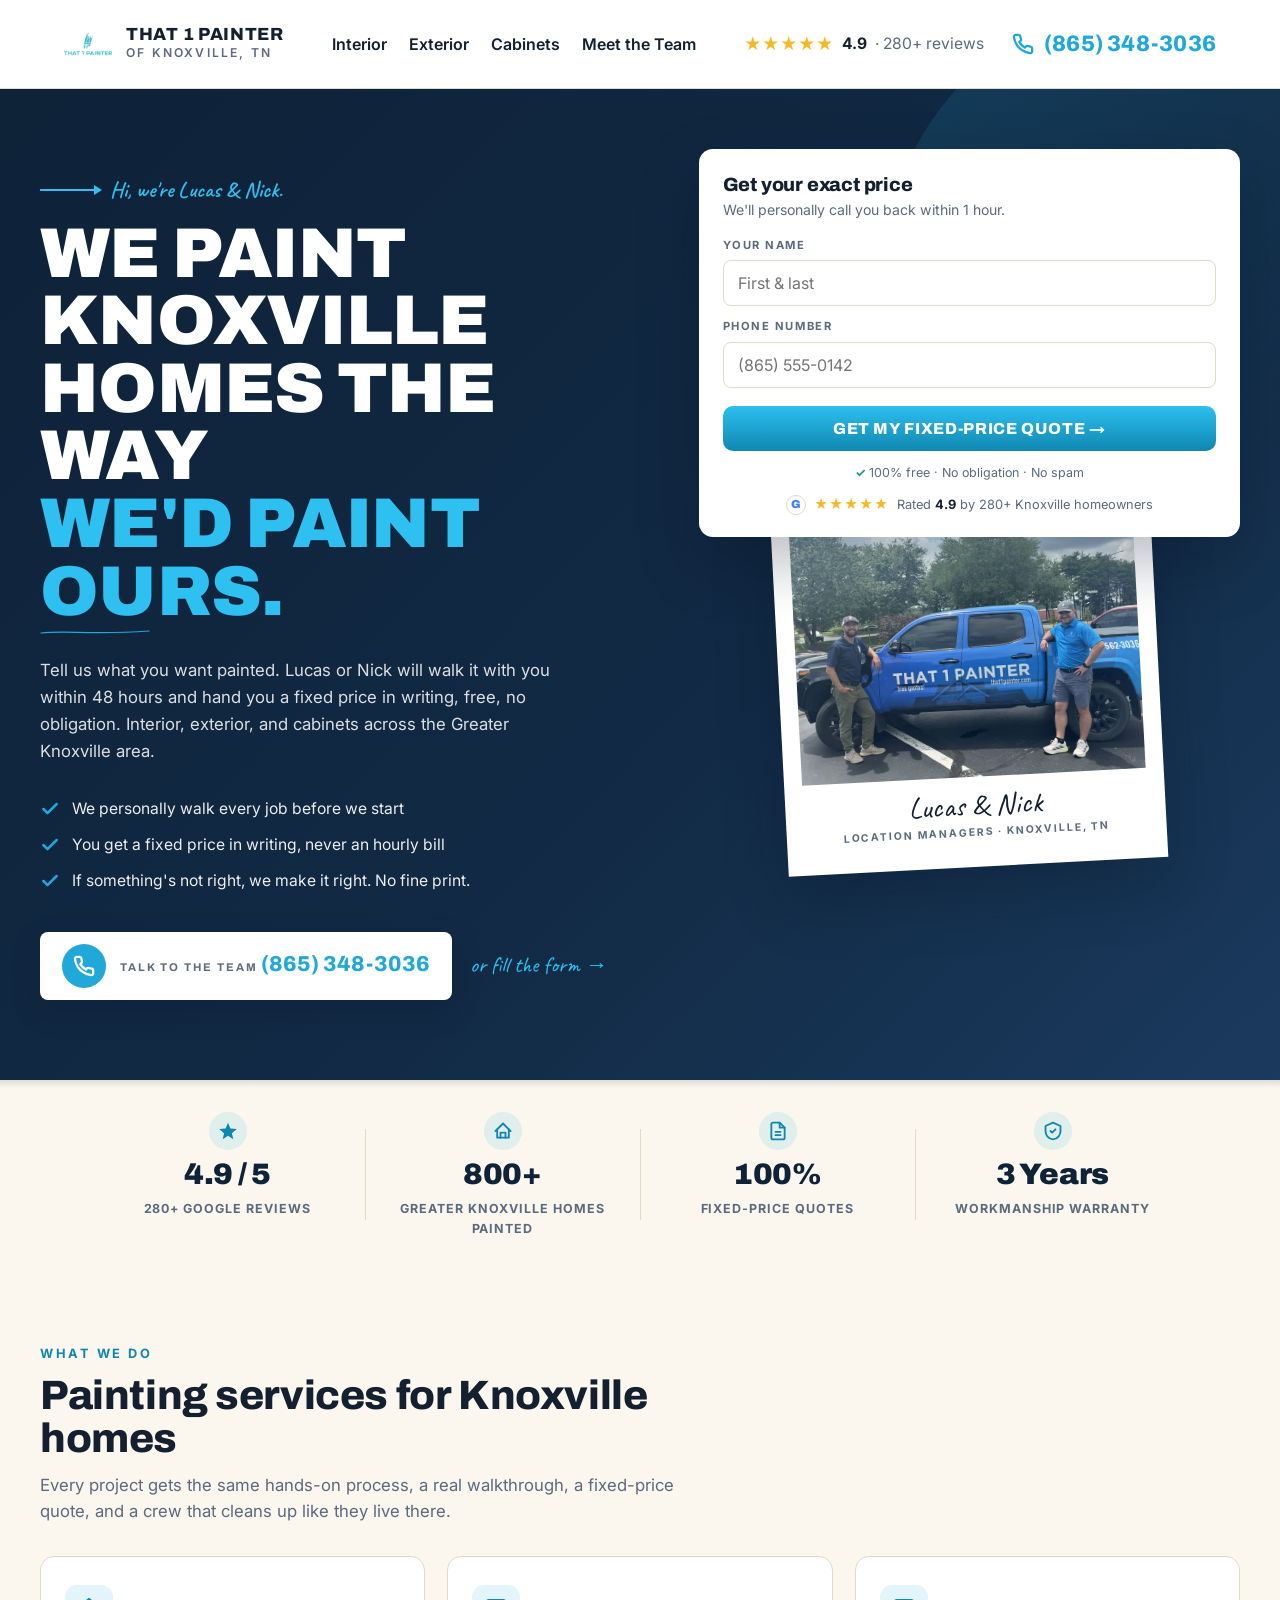
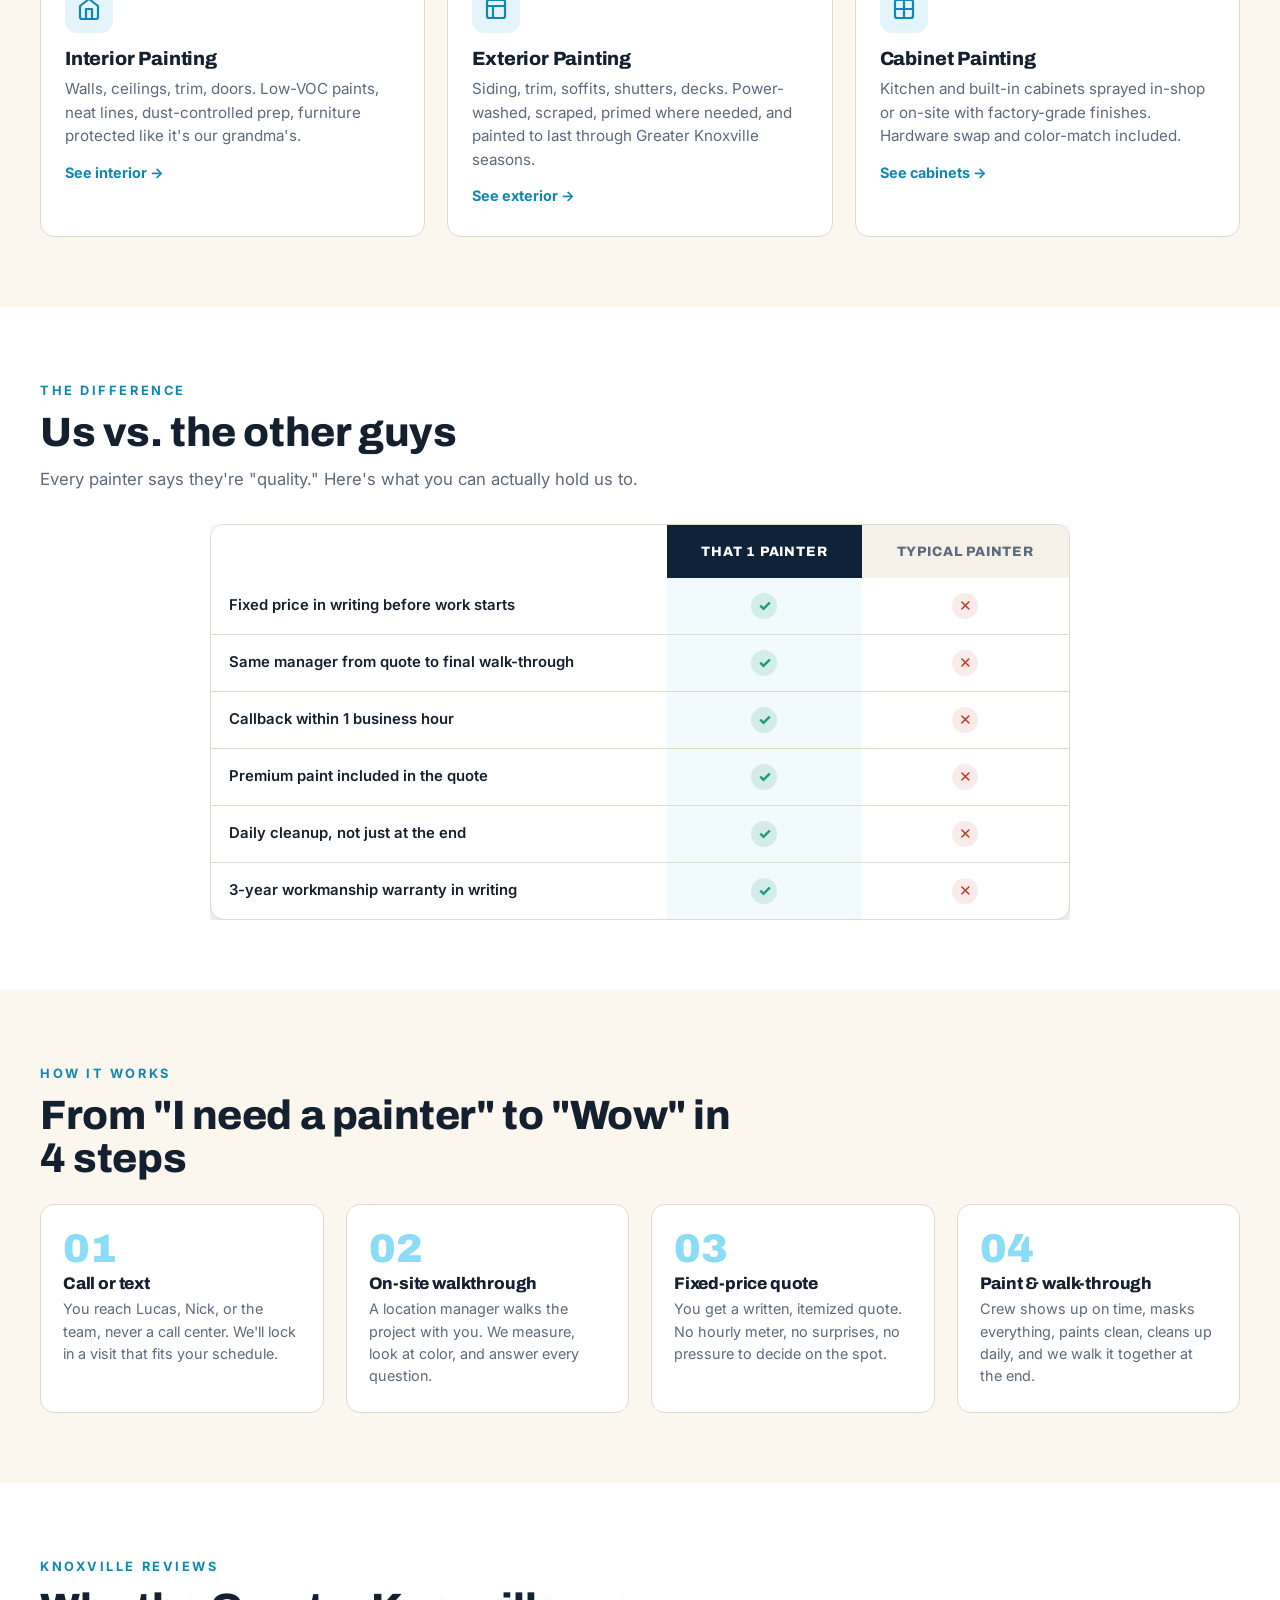
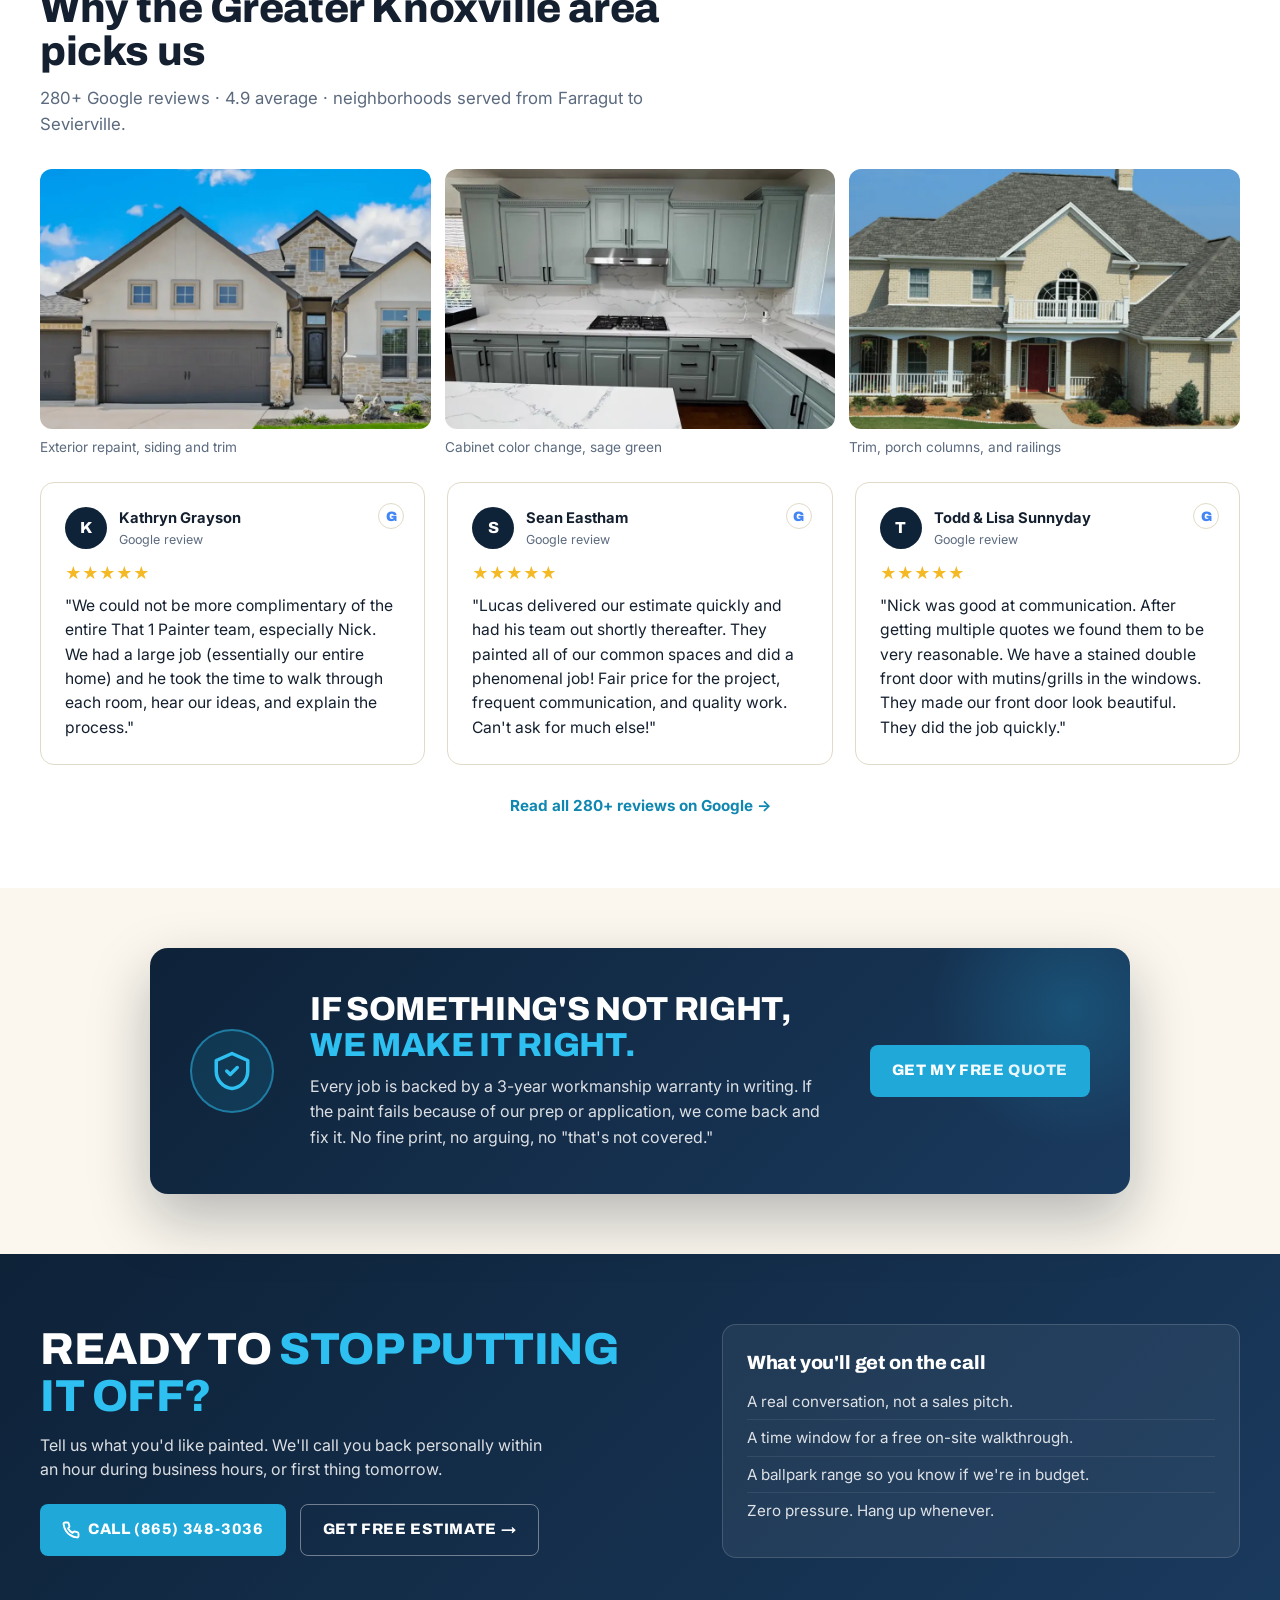
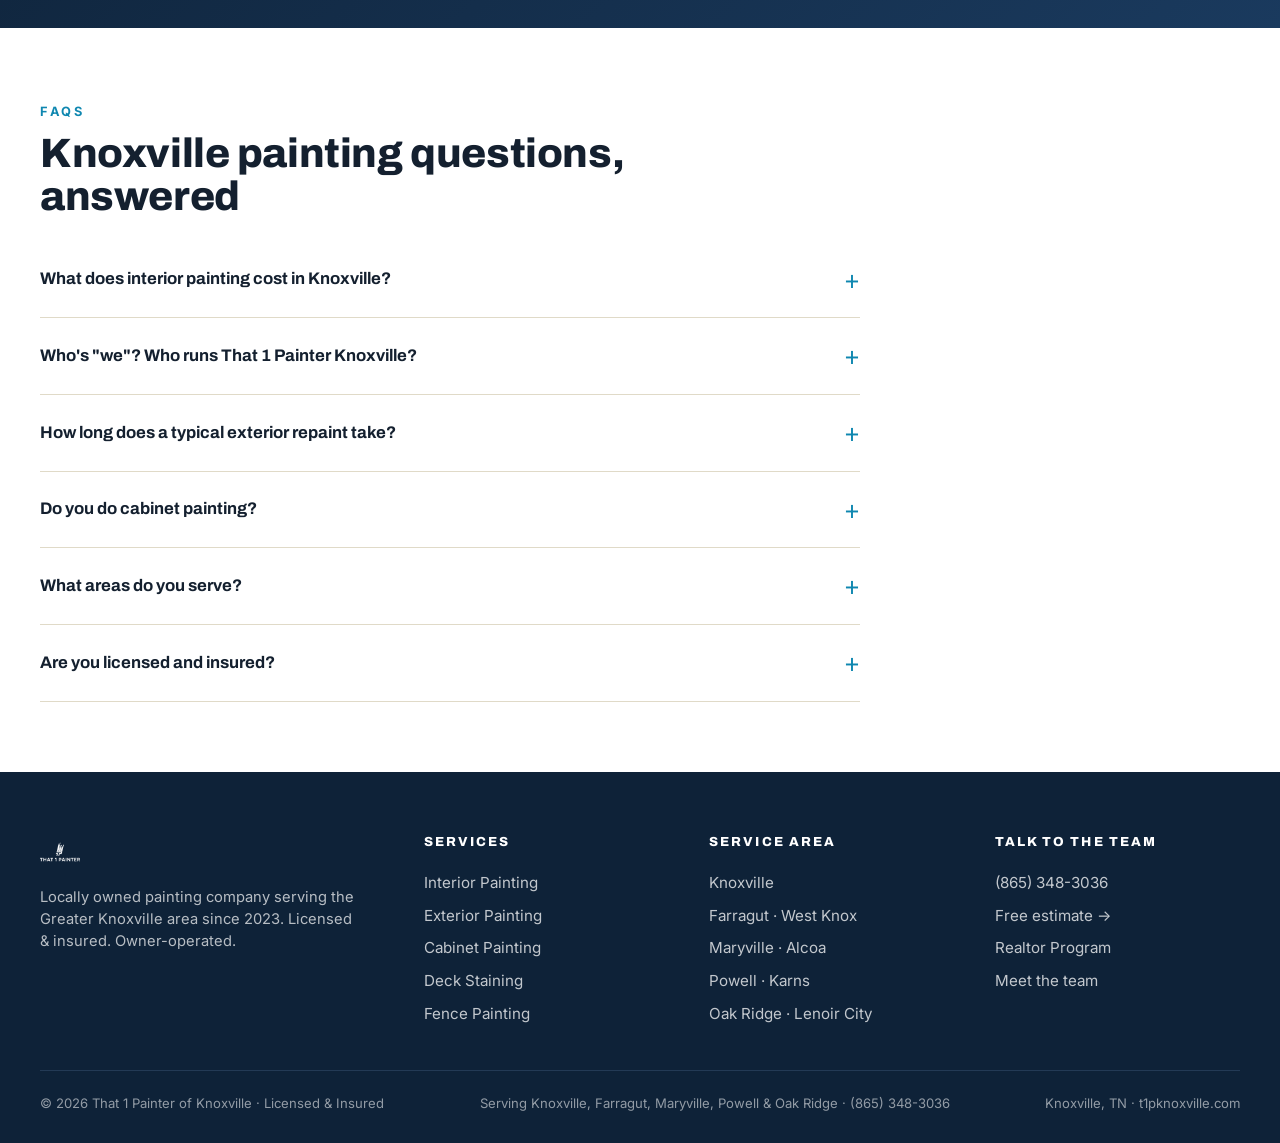
<file: index.html>
<!DOCTYPE html>
<html lang="en">
<head>
  <meta charset="UTF-8">
  <meta name="viewport" content="width=device-width, initial-scale=1.0">
  <meta name="facebook-domain-verification" content="lr47ohur78bllmtz2bpeezzbt80ikb" />

  <!-- Google tag (gtag.js) — unified container routing to Google Ads + GA4 -->
  <script async src="https://www.googletagmanager.com/gtag/js?id=GT-T94FWJ92"></script>
  <script>
    window.dataLayer = window.dataLayer || [];
    function gtag(){dataLayer.push(arguments);}
    gtag('js', new Date());
    gtag('config', 'GT-T94FWJ92');
    gtag('config', 'G-8ZMC1K4EEJ');
    gtag('config', 'AW-11226884509');
    // Website call conversion: swaps the displayed number with a Google forwarding
    // number for ad-click visitors so calls >=60s count in Google Ads.
    gtag('config', 'AW-11226884509/danlCOD02b0ZEJ3Tsukp', { phone_conversion_number: '(865) 348-3036' });
  </script>
  <!-- Microsoft Clarity -->
  <script type="text/javascript">
    (function(c,l,a,r,i,t,y){
        c[a]=c[a]||function(){(c[a].q=c[a].q||[]).push(arguments)};
        t=l.createElement(r);t.async=1;t.src="https://www.clarity.ms/tag/"+i;
        y=l.getElementsByTagName(r)[0];y.parentNode.insertBefore(t,y);
    })(window, document, "clarity", "script", "wvl3fsdmvr");
  </script>
  <!-- Meta Pixel: T1P Knoxville Website (2663338367427497). Lead + Contact events fire from main.js. -->
  <script>
    !function(f,b,e,v,n,t,s){if(f.fbq)return;n=f.fbq=function(){n.callMethod?
    n.callMethod.apply(n,arguments):n.queue.push(arguments)};if(!f._fbq)f._fbq=n;
    n.push=n;n.loaded=!0;n.version='2.0';n.queue=[];t=b.createElement(e);t.async=!0;
    t.src=v;s=b.getElementsByTagName(e)[0];s.parentNode.insertBefore(t,s)}(window,
    document,'script','https://connect.facebook.net/en_US/fbevents.js');
    fbq('init', '2663338367427497');
    fbq('track', 'PageView');
  </script>
  <noscript><img height="1" width="1" style="display:none" alt="" src="https://www.facebook.com/tr?id=2663338367427497&ev=PageView&noscript=1"></noscript>


  <title>That 1 Painter Knoxville - Interior, Exterior &amp; Cabinet Painting</title>
  <meta name="description" content="Knoxville's hands-on painting company. Location managers Lucas &amp; Nick personally call you back. Fixed-price, in-writing quotes for interior, exterior &amp; cabinet painting across the Greater Knoxville area.">
  <link rel="canonical" href="https://t1pknoxville.com/">
  <meta name="theme-color" content="#0E2238">

  <meta property="og:type" content="website">
  <meta property="og:title" content="That 1 Painter Knoxville - Painted Right, Priced Honestly">
  <meta property="og:description" content="Locally managed painting in Knoxville, TN. Free fixed-price estimate within 1 hour.">
  <meta property="og:url" content="https://t1pknoxville.com/">
  <meta property="og:image" content="/assets/img/og.jpg">

  <link rel="preconnect" href="https://fonts.googleapis.com">
  <link rel="preconnect" href="https://fonts.gstatic.com" crossorigin>
  <link rel="preload" as="style" href="https://fonts.googleapis.com/css2?family=Archivo:wght@600;700;800;900&family=Inter:wght@400;500;600;700&family=Caveat:wght@500;600;700&display=swap" onload="this.onload=null;this.rel='stylesheet'">
  <noscript><link href="https://fonts.googleapis.com/css2?family=Archivo:wght@600;700;800;900&family=Inter:wght@400;500;600;700&family=Caveat:wght@500;600;700&display=swap" rel="stylesheet"></noscript>

  <link rel="icon" type="image/webp" href="/logo.webp">
  <link rel="preload" as="image" href="/assets/img/team-lucas-nick.webp">
  <link rel="stylesheet" href="/assets/css/main.css">

  <script type="application/ld+json">
  {
    "@context": "https://schema.org",
    "@type": "Painter",
    "name": "That 1 Painter of Knoxville",
    "image": "https://t1pknoxville.com/logo.webp",
    "telephone": "+18653483036",
    "url": "https://t1pknoxville.com/",
    "address": {
      "@type": "PostalAddress",
      "addressLocality": "Knoxville",
      "addressRegion": "TN",
      "addressCountry": "US"
    },
    "areaServed": ["Knoxville", "Maryville", "Powell", "Farragut", "Oak Ridge", "Sevierville", "Alcoa", "Lenoir City"],
    "priceRange": "$$",
    "aggregateRating": {
      "@type": "AggregateRating",
      "ratingValue": "4.9",
      "reviewCount": "281"
    }
  }
  </script>

  <script type="application/ld+json">
  {
    "@context": "https://schema.org",
    "@type": "FAQPage",
    "mainEntity": [
      {
        "@type": "Question",
        "name": "What does interior painting cost in Knoxville?",
        "acceptedAnswer": {"@type": "Answer", "text": "Every project is quoted on-site. We walk the rooms with you, factor in prep, ceiling height, trim work, and paint grade, then give you the exact number in writing, never an hourly bill. The walkthrough is free and there's zero obligation to book."}
      },
      {
        "@type": "Question",
        "name": "Who runs That 1 Painter Knoxville?",
        "acceptedAnswer": {"@type": "Answer", "text": "Lucas and Nick are the location managers for Knoxville. They run estimates, manage the crews, and walk every job with you. You get their direct numbers when you book."}
      },
      {
        "@type": "Question",
        "name": "How long does a typical exterior repaint take?",
        "acceptedAnswer": {"@type": "Answer", "text": "An average 2,000-3,000 sq ft Knoxville home takes 5-8 working days for a full exterior repaint, weather permitting. We coordinate around your schedule and the Greater Knoxville forecast."}
      },
      {
        "@type": "Question",
        "name": "Do you do cabinet painting?",
        "acceptedAnswer": {"@type": "Answer", "text": "Yes, we spray cabinets with a factory-grade finish, either in our shop or on-site with full dust containment. Most kitchens are done in 5-7 days with hardware swapped at no extra cost."}
      },
      {
        "@type": "Question",
        "name": "What areas do you serve?",
        "acceptedAnswer": {"@type": "Answer", "text": "Knoxville, Farragut, West Knoxville, Maryville, Powell, Karns, Oak Ridge, Lenoir City, Alcoa, Sevierville, and most of the Greater Knoxville area within a 45-minute drive."}
      },
      {
        "@type": "Question",
        "name": "Are you licensed and insured?",
        "acceptedAnswer": {"@type": "Answer", "text": "Yes, fully licensed in Tennessee, with general liability and workers' comp coverage. We'll provide certificates on request before any work starts."}
      }
    ]
  }
  </script>
</head>
<body>

  <!-- ── Top Bar ───────────────────────────────────────── -->
  <header class="topbar">
    <div class="topbar-inner">
      <a href="/" class="brand">
        <img src="/logo.webp" alt="That 1 Painter logo">
        <div>
          <div class="brand-name">THAT 1 PAINTER</div>
          <div class="brand-sub">of Knoxville, TN</div>
        </div>
      </a>
      <nav class="topbar-nav">
        <a href="/interior">Interior</a>
        <a href="/exterior">Exterior</a>
        <a href="/cabinets">Cabinets</a>
        <a href="/about">Meet the Team</a>
      </nav>
      <div class="topbar-right">
        <div class="reviews-pill" aria-label="4.9 stars from 250 plus reviews">
          <span class="reviews-stars">★★★★★</span>
          <span><strong>4.9</strong></span>
          <span class="reviews-count">· 280+ reviews</span>
        </div>
        <a href="tel:18653483036" class="topbar-phone">
          <svg viewBox="0 0 24 24" fill="none" stroke="currentColor" stroke-width="2.5" stroke-linecap="round" stroke-linejoin="round" aria-hidden="true"><path d="M22 16.92v3a2 2 0 0 1-2.18 2 19.79 19.79 0 0 1-8.63-3.07 19.5 19.5 0 0 1-6-6 19.79 19.79 0 0 1-3.07-8.67A2 2 0 0 1 4.11 2h3a2 2 0 0 1 2 1.72c.13.96.36 1.9.7 2.81a2 2 0 0 1-.45 2.11L8.09 9.91a16 16 0 0 0 6 6l1.27-1.27a2 2 0 0 1 2.11-.45c.91.34 1.85.57 2.81.7A2 2 0 0 1 22 16.92z"/></svg>
          (865) 348-3036
        </a>
      </div>
    </div>
  </header>

  <!-- ── Hero ──────────────────────────────────────────── -->
  <section class="hero">
    <div class="hero-inner">
      <div>
        <div class="hero-eyebrow"><span class="arrow"></span><span class="script">Hi, we're Lucas & Nick.</span></div>
        <h1>
          WE PAINT KNOXVILLE<br>HOMES THE WAY
          <span class="accent">WE'D PAINT OURS.</span>
        </h1>
        <p class="hero-lead">
          Tell us what you want painted. Lucas or Nick will walk it with you within 48 hours
          and hand you a fixed price in writing, free, no obligation. Interior, exterior,
          and cabinets across the Greater Knoxville area.
        </p>

        <ul class="hero-list">
          <li>We personally walk every job before we start</li>
          <li>You get a fixed price in writing, never an hourly bill</li>
          <li>If something's not right, we make it right. No fine print.</li>
        </ul>

        <div class="hero-ctas">
          <a href="tel:18653483036" class="btn-phone">
            <span class="icon" aria-hidden="true">
              <svg width="22" height="22" viewBox="0 0 24 24" fill="none" stroke="currentColor" stroke-width="2.5" stroke-linecap="round" stroke-linejoin="round"><path d="M22 16.92v3a2 2 0 0 1-2.18 2 19.79 19.79 0 0 1-8.63-3.07 19.5 19.5 0 0 1-6-6 19.79 19.79 0 0 1-3.07-8.67A2 2 0 0 1 4.11 2h3a2 2 0 0 1 2 1.72c.13.96.36 1.9.7 2.81a2 2 0 0 1-.45 2.11L8.09 9.91a16 16 0 0 0 6 6l1.27-1.27a2 2 0 0 1 2.11-.45c.91.34 1.85.57 2.81.7A2 2 0 0 1 22 16.92z"/></svg>
            </span>
            <span>
              <span class="label">Talk to the team</span>
              <span class="number">(865) 348-3036</span>
            </span>
          </a>
          <a href="#quote" class="hero-or">or fill the form →</a>
        </div>
      </div>

      <!-- Right column: form on top, polaroid tucked under -->
      <div class="hero-right" id="quote">
        <div class="quote-card">
          <h3>Get your exact price</h3>
          <div class="sub">We'll personally call you back within 1 hour.</div>
          <form data-lead-form data-form-location="hero">
            <label for="lf-name">Your name</label>
            <input id="lf-name" name="name" type="text" placeholder="First & last" autocomplete="name" required>
            <label for="lf-phone">Phone number</label>
            <input id="lf-phone" name="phone" type="tel" placeholder="(865) 555-0142" autocomplete="tel" inputmode="numeric" required>
            <input type="text" name="_gotcha" tabindex="-1" autocomplete="off" style="position:absolute; left:-9999px;" aria-hidden="true">
            <button class="btn-submit" type="submit">Get my fixed-price quote →</button>
            <div class="trust-line">100% free · No obligation · No spam</div>
            <div class="form-rating">
              <span class="g-badge" aria-hidden="true">G</span>
              <span class="stars" aria-hidden="true">★★★★★</span>
              <span>Rated <strong>4.9</strong> by 280+ Knoxville homeowners</span>
            </div>
          </form>
        </div>

        <div class="polaroid">
          <img src="/assets/img/team-lucas-nick.webp" width="800" height="600" alt="Lucas and Nick, location managers for That 1 Painter of Knoxville" onerror="this.onerror=null;this.src='/assets/img/team-placeholder.svg';">
          <div class="caption">
            <div class="name">Lucas &amp; Nick</div>
            <div class="role">Location Managers · Knoxville, TN</div>
          </div>
        </div>
      </div>
    </div>
  </section>

  <!-- ── Trust strip ───────────────────────────────────── -->
  <section class="trust-strip">
    <div class="trust-strip-inner">
      <div class="trust-item">
        <span class="icon" aria-hidden="true"><svg viewBox="0 0 24 24" fill="currentColor"><path d="M12 2l2.9 6.94 7.6.66-5.78 4.96L18.36 22 12 17.77 5.64 22l1.64-7.44L1.5 9.6l7.6-.66L12 2z"/></svg></span>
        <div class="num">4.9 / 5</div>
        <div class="label">280+ Google Reviews</div>
      </div>
      <div class="trust-item">
        <span class="icon" aria-hidden="true"><svg viewBox="0 0 24 24" fill="none" stroke="currentColor" stroke-width="2.2" stroke-linecap="round" stroke-linejoin="round"><path d="M3 12l9-9 9 9"/><path d="M5 10v10h14V10"/><path d="M9 20v-6h6v6"/></svg></span>
        <div class="num">800+</div>
        <div class="label">Greater Knoxville Homes Painted</div>
      </div>
      <div class="trust-item">
        <span class="icon" aria-hidden="true"><svg viewBox="0 0 24 24" fill="none" stroke="currentColor" stroke-width="2.2" stroke-linecap="round" stroke-linejoin="round"><path d="M14 2H6a2 2 0 0 0-2 2v16a2 2 0 0 0 2 2h12a2 2 0 0 0 2-2V8z"/><polyline points="14 2 14 8 20 8"/><line x1="9" y1="13" x2="15" y2="13"/><line x1="9" y1="17" x2="15" y2="17"/></svg></span>
        <div class="num">100%</div>
        <div class="label">Fixed-Price Quotes</div>
      </div>
      <div class="trust-item">
        <span class="icon" aria-hidden="true"><svg viewBox="0 0 24 24" fill="none" stroke="currentColor" stroke-width="2.2" stroke-linecap="round" stroke-linejoin="round"><path d="M12 2l9 4v6c0 5-3.5 9.5-9 10-5.5-.5-9-5-9-10V6l9-4z"/><polyline points="9 12 11 14 15 10"/></svg></span>
        <div class="num">3 Years</div>
        <div class="label">Workmanship Warranty</div>
      </div>
    </div>
  </section>

  <!-- ── Services ──────────────────────────────────────── -->
  <section class="bg-cream">
    <div class="container">
      <span class="section-eyebrow">What We Do</span>
      <h2 class="section-title">Painting services for Knoxville homes</h2>
      <p class="section-lead">Every project gets the same hands-on process, a real walkthrough, a fixed-price quote, and a crew that cleans up like they live there.</p>

      <div class="cards-3 mt-24">
        <div class="card">
          <div class="card-icon">
            <svg width="24" height="24" viewBox="0 0 24 24" fill="none" stroke="currentColor" stroke-width="2.2" stroke-linecap="round" stroke-linejoin="round"><path d="M3 9l9-7 9 7v11a2 2 0 0 1-2 2H5a2 2 0 0 1-2-2z"/><polyline points="9 22 9 12 15 12 15 22"/></svg>
          </div>
          <h3>Interior Painting</h3>
          <p>Walls, ceilings, trim, doors. Low-VOC paints, neat lines, dust-controlled prep, furniture protected like it's our grandma's.</p>
          <a href="/interior" class="card-cta">See interior →</a>
        </div>
        <div class="card">
          <div class="card-icon">
            <svg width="24" height="24" viewBox="0 0 24 24" fill="none" stroke="currentColor" stroke-width="2.2" stroke-linecap="round" stroke-linejoin="round"><rect x="3" y="3" width="18" height="18" rx="2"/><path d="M3 9h18M9 21V9"/></svg>
          </div>
          <h3>Exterior Painting</h3>
          <p>Siding, trim, soffits, shutters, decks. Power-washed, scraped, primed where needed, and painted to last through Greater Knoxville seasons.</p>
          <a href="/exterior" class="card-cta">See exterior →</a>
        </div>
        <div class="card">
          <div class="card-icon">
            <svg width="24" height="24" viewBox="0 0 24 24" fill="none" stroke="currentColor" stroke-width="2.2" stroke-linecap="round" stroke-linejoin="round"><rect x="3" y="3" width="18" height="18" rx="2"/><path d="M3 12h18M12 3v18"/></svg>
          </div>
          <h3>Cabinet Painting</h3>
          <p>Kitchen and built-in cabinets sprayed in-shop or on-site with factory-grade finishes. Hardware swap and color-match included.</p>
          <a href="/cabinets" class="card-cta">See cabinets →</a>
        </div>
      </div>
    </div>
  </section>

  <!-- ── Comparison ────────────────────────────────────── -->
  <section class="bg-white">
    <div class="container">
      <span class="section-eyebrow">The Difference</span>
      <h2 class="section-title">Us vs. the other guys</h2>
      <p class="section-lead">Every painter says they're "quality." Here's what you can actually hold us to.</p>

      <div class="compare-wrap">
        <table class="compare-table">
          <thead>
            <tr>
              <th></th>
              <th class="us">That 1 Painter</th>
              <th class="them">Typical Painter</th>
            </tr>
          </thead>
          <tbody>
            <tr>
              <th>Fixed price in writing before work starts</th>
              <td class="us"><span class="yes">✓</span></td>
              <td><span class="no">✕</span></td>
            </tr>
            <tr>
              <th>Same manager from quote to final walk-through</th>
              <td class="us"><span class="yes">✓</span></td>
              <td><span class="no">✕</span></td>
            </tr>
            <tr>
              <th>Callback within 1 business hour</th>
              <td class="us"><span class="yes">✓</span></td>
              <td><span class="no">✕</span></td>
            </tr>
            <tr>
              <th>Premium paint included in the quote</th>
              <td class="us"><span class="yes">✓</span></td>
              <td><span class="no">✕</span></td>
            </tr>
            <tr>
              <th>Daily cleanup, not just at the end</th>
              <td class="us"><span class="yes">✓</span></td>
              <td><span class="no">✕</span></td>
            </tr>
            <tr>
              <th>3-year workmanship warranty in writing</th>
              <td class="us"><span class="yes">✓</span></td>
              <td><span class="no">✕</span></td>
            </tr>
          </tbody>
        </table>
      </div>
    </div>
  </section>

  <!-- ── Process ───────────────────────────────────────── -->
  <section class="bg-cream">
    <div class="container">
      <span class="section-eyebrow">How It Works</span>
      <h2 class="section-title">From "I need a painter" to "Wow" in 4 steps</h2>

      <div class="process-grid mt-24">
        <div class="step"><div class="step-num">01</div><h4>Call or text</h4><p>You reach Lucas, Nick, or the team, never a call center. We'll lock in a visit that fits your schedule.</p></div>
        <div class="step"><div class="step-num">02</div><h4>On-site walkthrough</h4><p>A location manager walks the project with you. We measure, look at color, and answer every question.</p></div>
        <div class="step"><div class="step-num">03</div><h4>Fixed-price quote</h4><p>You get a written, itemized quote. No hourly meter, no surprises, no pressure to decide on the spot.</p></div>
        <div class="step"><div class="step-num">04</div><h4>Paint &amp; walk-through</h4><p>Crew shows up on time, masks everything, paints clean, cleans up daily, and we walk it together at the end.</p></div>
      </div>
    </div>
  </section>

  <!-- ── Reviews ───────────────────────────────────────── -->
  <section class="bg-white">
    <div class="container">
      <span class="section-eyebrow">Knoxville Reviews</span>
      <h2 class="section-title">Why the Greater Knoxville area picks us</h2>
      <p class="section-lead">280+ Google reviews · 4.9 average · neighborhoods served from Farragut to Sevierville.</p>

            <div class="project-grid mt-24">
        <figure><img src="/assets/img/projects/exterior-1.webp" width="900" height="600" loading="lazy" decoding="async" alt="Repainted two-story home with white trim near Maryville, Tennessee"><figcaption>Exterior repaint, siding and trim</figcaption></figure>
        <figure><img src="/assets/img/projects/interior-2.webp" width="900" height="600" loading="lazy" decoding="async" alt="Kitchen cabinets painted sage green in a Knoxville area home"><figcaption>Cabinet color change, sage green</figcaption></figure>
        <figure><img src="/assets/img/projects/exterior-2.webp" width="900" height="600" loading="lazy" decoding="async" alt="Brick home with freshly painted white trim, porch columns, and railings"><figcaption>Trim, porch columns, and railings</figcaption></figure>
      </div>

      <div class="cards-3 mt-24">
        <div class="review-card">
          <span class="g-corner" aria-hidden="true">G</span>
          <div class="review-head">
            <div class="avatar">K</div>
            <div class="review-meta">
              <div class="who">Kathryn Grayson</div>
              <div class="where">Google review</div>
            </div>
          </div>
          <div class="stars">★★★★★</div>
          <p class="quote">"We could not be more complimentary of the entire That 1 Painter team, especially Nick. We had a large job (essentially our entire home) and he took the time to walk through each room, hear our ideas, and explain the process."</p>
        </div>
        <div class="review-card">
          <span class="g-corner" aria-hidden="true">G</span>
          <div class="review-head">
            <div class="avatar">S</div>
            <div class="review-meta">
              <div class="who">Sean Eastham</div>
              <div class="where">Google review</div>
            </div>
          </div>
          <div class="stars">★★★★★</div>
          <p class="quote">"Lucas delivered our estimate quickly and had his team out shortly thereafter. They painted all of our common spaces and did a phenomenal job! Fair price for the project, frequent communication, and quality work. Can't ask for much else!"</p>
        </div>
        <div class="review-card">
          <span class="g-corner" aria-hidden="true">G</span>
          <div class="review-head">
            <div class="avatar">T</div>
            <div class="review-meta">
              <div class="who">Todd &amp; Lisa Sunnyday</div>
              <div class="where">Google review</div>
            </div>
          </div>
          <div class="stars">★★★★★</div>
          <p class="quote">"Nick was good at communication. After getting multiple quotes we found them to be very reasonable. We have a stained double front door with mutins/grills in the windows. They made our front door look beautiful. They did the job quickly."</p>
        </div>
      </div>

      <div class="reviews-cta-row">
        <a href="https://www.google.com/search?q=That+1+Painter+Knoxville+reviews" target="_blank" rel="noopener">Read all 280+ reviews on Google →</a>
      </div>
    </div>
  </section>

  <!-- ── Guarantee band ────────────────────────────────── -->
  <section class="guarantee-band">
    <div class="guarantee-inner">
      <div class="guarantee-shield" aria-hidden="true">
        <svg viewBox="0 0 24 24" fill="none" stroke="currentColor" stroke-width="2" stroke-linecap="round" stroke-linejoin="round"><path d="M12 2l9 4v6c0 5-3.5 9.5-9 10-5.5-.5-9-5-9-10V6l9-4z"/><polyline points="9 12 11 14 15 10"/></svg>
      </div>
      <div class="guarantee-copy">
        <h2>If something's not right, <span class="accent">we make it right.</span></h2>
        <p>Every job is backed by a 3-year workmanship warranty in writing. If the paint fails because of our prep or application, we come back and fix it. No fine print, no arguing, no "that's not covered."</p>
      </div>
      <div class="guarantee-cta">
        <a href="#quote" class="btn-cyan">Get my free quote</a>
      </div>
    </div>
  </section>

  <!-- ── CTA band ──────────────────────────────────────── -->
  <section class="cta-band">
    <div class="container">
      <div>
        <h2>Ready to <span class="accent">stop putting it off?</span></h2>
        <p>Tell us what you'd like painted. We'll call you back personally within an hour during business hours, or first thing tomorrow.</p>
        <div class="ctas">
          <a href="tel:18653483036" class="btn-cyan">
            <svg width="18" height="18" viewBox="0 0 24 24" fill="none" stroke="currentColor" stroke-width="2.5" stroke-linecap="round" stroke-linejoin="round"><path d="M22 16.92v3a2 2 0 0 1-2.18 2 19.79 19.79 0 0 1-8.63-3.07 19.5 19.5 0 0 1-6-6 19.79 19.79 0 0 1-3.07-8.67A2 2 0 0 1 4.11 2h3a2 2 0 0 1 2 1.72c.13.96.36 1.9.7 2.81a2 2 0 0 1-.45 2.11L8.09 9.91a16 16 0 0 0 6 6l1.27-1.27a2 2 0 0 1 2.11-.45c.91.34 1.85.57 2.81.7A2 2 0 0 1 22 16.92z"/></svg>
            Call (865) 348-3036
          </a>
          <a href="/free-estimate" class="btn-ghost">Get free estimate →</a>
        </div>
      </div>
      <div class="card" style="background:rgba(255,255,255,0.06); border-color:rgba(255,255,255,0.15);">
        <h3 style="color:#fff;">What you'll get on the call</h3>
        <ul style="list-style:none; color:rgba(255,255,255,0.85); font-size:0.95rem; margin-top:10px;">
          <li style="padding:6px 0; border-bottom:1px solid rgba(255,255,255,0.08);">A real conversation, not a sales pitch.</li>
          <li style="padding:6px 0; border-bottom:1px solid rgba(255,255,255,0.08);">A time window for a free on-site walkthrough.</li>
          <li style="padding:6px 0; border-bottom:1px solid rgba(255,255,255,0.08);">A ballpark range so you know if we're in budget.</li>
          <li style="padding:6px 0;">Zero pressure. Hang up whenever.</li>
        </ul>
      </div>
    </div>
  </section>

  <!-- ── FAQ ───────────────────────────────────────────── -->
  <section class="bg-white">
    <div class="container">
      <span class="section-eyebrow">FAQs</span>
      <h2 class="section-title">Knoxville painting questions, answered</h2>

      <div class="faq-list mt-24">
        <details class="faq-item">
          <summary>What does interior painting cost in Knoxville?</summary>
          <p>Every project is quoted on-site. We walk the rooms with you, factor in prep, ceiling height, trim work, and paint grade, then give you the exact number in writing, never an hourly bill. The walkthrough is free and there's zero obligation to book.</p>
        </details>
        <details class="faq-item">
          <summary>Who's "we"? Who runs That 1 Painter Knoxville?</summary>
          <p>Lucas and Nick are the location managers for Knoxville. They run estimates, manage the crews, and walk every job with you. You get their direct numbers when you book.</p>
        </details>
        <details class="faq-item">
          <summary>How long does a typical exterior repaint take?</summary>
          <p>An average 2,000–3,000 sq ft Knoxville home takes 5–8 working days for a full exterior repaint, weather permitting. We coordinate around your schedule and the Greater Knoxville forecast.</p>
        </details>
        <details class="faq-item">
          <summary>Do you do cabinet painting?</summary>
          <p>Yes, we spray cabinets with a factory-grade finish, either in our shop or on-site with full dust containment. Most kitchens are done in 5–7 days with hardware swapped at no extra cost.</p>
        </details>
        <details class="faq-item">
          <summary>What areas do you serve?</summary>
          <p>Knoxville, Farragut, West Knoxville, Maryville, Powell, Karns, Oak Ridge, Lenoir City, Alcoa, Sevierville, and most of the Greater Knoxville area within a 45-minute drive.</p>
        </details>
        <details class="faq-item">
          <summary>Are you licensed and insured?</summary>
          <p>Yes, fully licensed in Tennessee, with general liability and workers' comp coverage. We'll provide certificates on request before any work starts.</p>
        </details>
      </div>
    </div>
  </section>

  <!-- ── Footer ────────────────────────────────────────── -->
  <footer>
    <div class="footer-inner">
      <div class="footer-brand">
        <img src="/logo.webp" alt="That 1 Painter">
        <p>Locally owned painting company serving the Greater Knoxville area since 2023. Licensed &amp; insured. Owner-operated.</p>
      </div>
      <div>
        <h5>Services</h5>
        <ul>
          <li><a href="/interior">Interior Painting</a></li>
          <li><a href="/exterior">Exterior Painting</a></li>
          <li><a href="/cabinets">Cabinet Painting</a></li><li><a href="/deck-staining">Deck Staining</a></li><li><a href="/fence-painting">Fence Painting</a></li>
        </ul>
      </div>
      <div>
        <h5>Service Area</h5>
        <ul>
          <li><a href="/free-estimate">Knoxville</a></li>
          <li><a href="/free-estimate">Farragut · West Knox</a></li>
          <li><a href="/free-estimate">Maryville · Alcoa</a></li>
          <li><a href="/free-estimate">Powell · Karns</a></li>
          <li><a href="/free-estimate">Oak Ridge · Lenoir City</a></li>
        </ul>
      </div>
      <div>
        <h5>Talk to the Team</h5>
        <ul>
          <li><a href="tel:18653483036">(865) 348-3036</a></li>
          <li><a href="/free-estimate">Free estimate →</a></li><li><a href="/realtors">Realtor Program</a></li>
          <li><a href="/about">Meet the team</a></li>
        </ul>
      </div>
    </div>
    <div class="footer-bottom">
      <div>© 2026 That 1 Painter of Knoxville · Licensed &amp; Insured</div>
      <div>Serving Knoxville, Farragut, Maryville, Powell &amp; Oak Ridge · (865) 348-3036</div>
      <div>Knoxville, TN · t1pknoxville.com</div>
    </div>
  </footer>

  <!-- ── Sticky mobile CTA ─────────────────────────────── -->
  <div class="sticky-cta">
    <a href="tel:18653483036" class="call">
      <svg width="16" height="16" viewBox="0 0 24 24" fill="none" stroke="currentColor" stroke-width="2.5" stroke-linecap="round" stroke-linejoin="round"><path d="M22 16.92v3a2 2 0 0 1-2.18 2 19.79 19.79 0 0 1-8.63-3.07 19.5 19.5 0 0 1-6-6 19.79 19.79 0 0 1-3.07-8.67A2 2 0 0 1 4.11 2h3a2 2 0 0 1 2 1.72c.13.96.36 1.9.7 2.81a2 2 0 0 1-.45 2.11L8.09 9.91a16 16 0 0 0 6 6l1.27-1.27a2 2 0 0 1 2.11-.45c.91.34 1.85.57 2.81.7A2 2 0 0 1 22 16.92z"/></svg>
      Call the team
    </a>
    <a href="#quote" class="quote">Free quote</a>
  </div>

  <script src="/assets/js/main.js" defer></script>
  <script async src="https://online-booking.housecallpro.com/script.js?token=28711c05c9d04d958c8163f832b172ea&orgName=That-1-Painter-Knoxville"></script>
</body>
</html>
</file>
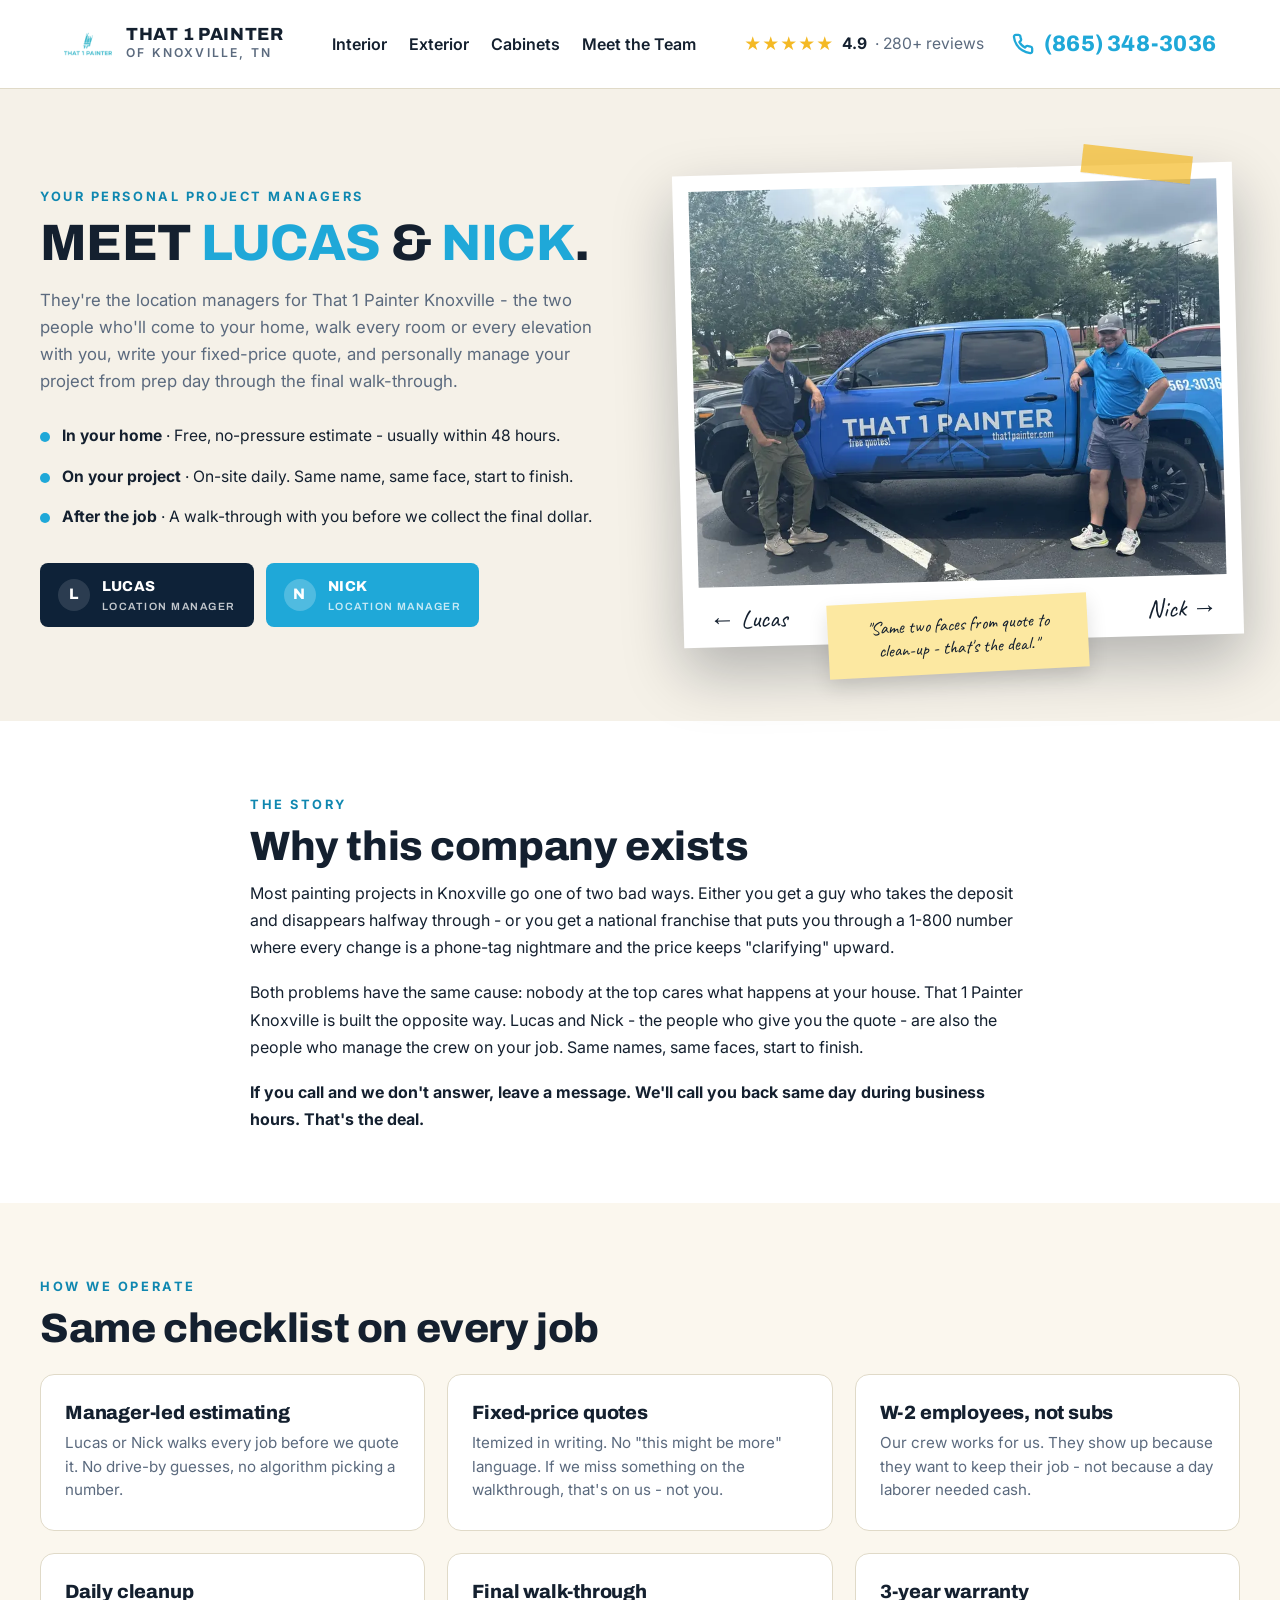
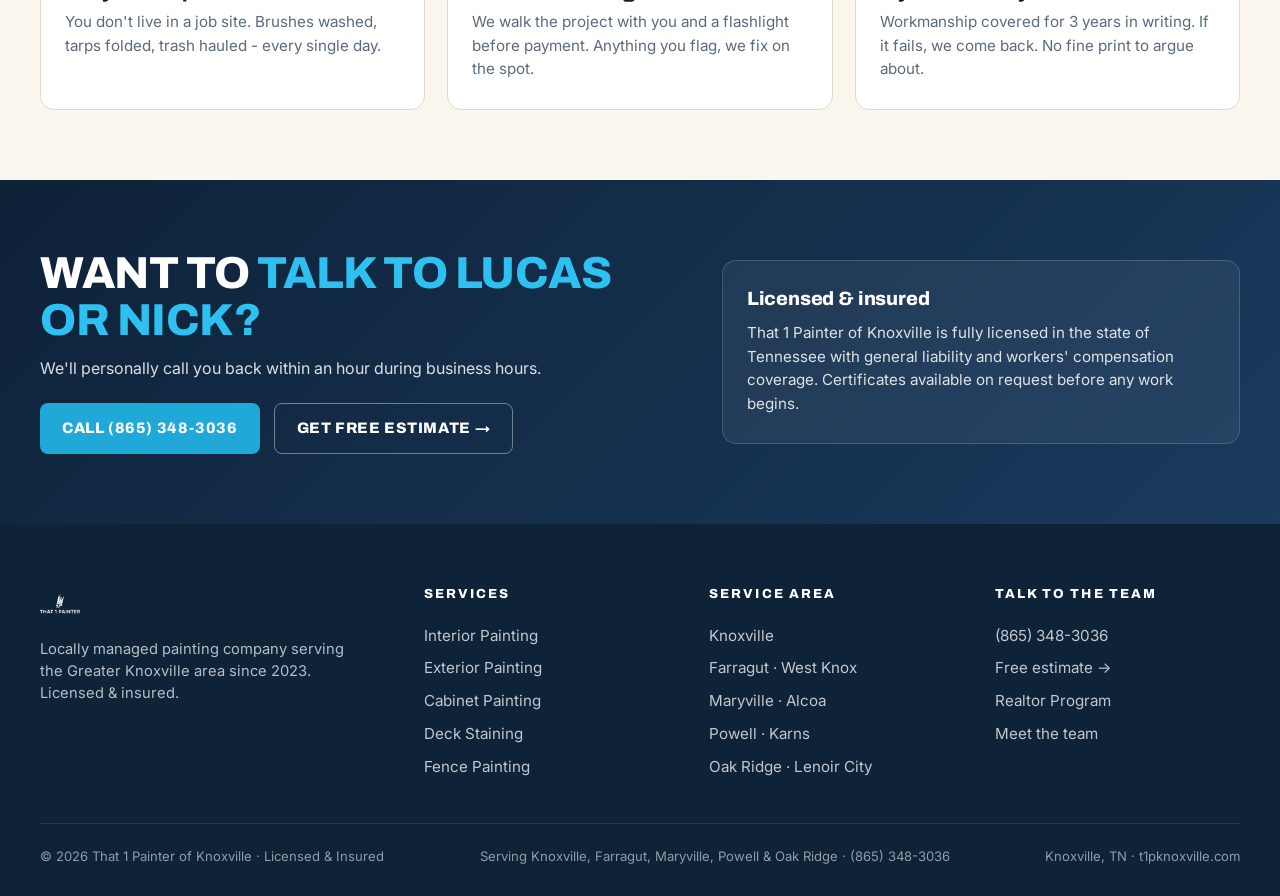
<file: about.html>
<!DOCTYPE html>
<html lang="en">
<head>
  <meta charset="UTF-8">
  <meta name="viewport" content="width=device-width, initial-scale=1.0">

  <!-- Google tag (gtag.js) -->
  <script async src="https://www.googletagmanager.com/gtag/js?id=GT-T94FWJ92"></script>
  <script>
    window.dataLayer = window.dataLayer || [];
    function gtag(){dataLayer.push(arguments);}
    gtag('js', new Date());
    gtag('config', 'GT-T94FWJ92');
    gtag('config', 'G-8ZMC1K4EEJ');
    gtag('config', 'AW-11226884509');
    // Website call conversion: swaps the displayed number with a Google forwarding
    // number for ad-click visitors so calls >=60s count in Google Ads.
    gtag('config', 'AW-11226884509/danlCOD02b0ZEJ3Tsukp', { phone_conversion_number: '(865) 348-3036' });
  </script>
  <!-- Microsoft Clarity -->
  <script type="text/javascript">
    (function(c,l,a,r,i,t,y){
        c[a]=c[a]||function(){(c[a].q=c[a].q||[]).push(arguments)};
        t=l.createElement(r);t.async=1;t.src="https://www.clarity.ms/tag/"+i;
        y=l.getElementsByTagName(r)[0];y.parentNode.insertBefore(t,y);
    })(window, document, "clarity", "script", "wvl3fsdmvr");
  </script>
  <!-- Meta Pixel: T1P Knoxville Website (2663338367427497). Lead + Contact events fire from main.js. -->
  <script>
    !function(f,b,e,v,n,t,s){if(f.fbq)return;n=f.fbq=function(){n.callMethod?
    n.callMethod.apply(n,arguments):n.queue.push(arguments)};if(!f._fbq)f._fbq=n;
    n.push=n;n.loaded=!0;n.version='2.0';n.queue=[];t=b.createElement(e);t.async=!0;
    t.src=v;s=b.getElementsByTagName(e)[0];s.parentNode.insertBefore(t,s)}(window,
    document,'script','https://connect.facebook.net/en_US/fbevents.js');
    fbq('init', '2663338367427497');
    fbq('track', 'PageView');
  </script>
  <noscript><img height="1" width="1" style="display:none" alt="" src="https://www.facebook.com/tr?id=2663338367427497&ev=PageView&noscript=1"></noscript>


  <title>Meet Lucas &amp; Nick - That 1 Painter of Knoxville, TN</title>
  <meta name="description" content="Meet Lucas and Nick - the location managers running That 1 Painter of Knoxville. They walk every job, write your fixed-price quote, and stay on-site daily.">
  <link rel="canonical" href="https://t1pknoxville.com/about">
  <meta name="theme-color" content="#0E2238">

  <link rel="preconnect" href="https://fonts.googleapis.com">
  <link rel="preconnect" href="https://fonts.gstatic.com" crossorigin>
  <link rel="preload" as="style" href="https://fonts.googleapis.com/css2?family=Archivo:wght@600;700;800;900&family=Inter:wght@400;500;600;700&family=Caveat:wght@500;600;700&display=swap" onload="this.onload=null;this.rel='stylesheet'">
  <noscript><link href="https://fonts.googleapis.com/css2?family=Archivo:wght@600;700;800;900&family=Inter:wght@400;500;600;700&family=Caveat:wght@500;600;700&display=swap" rel="stylesheet"></noscript>
  <link rel="icon" type="image/webp" href="/logo.webp">
  <link rel="stylesheet" href="/assets/css/main.css">
</head>
<body>

  <header class="topbar">
    <div class="topbar-inner">
      <a href="/" class="brand"><img src="/logo.webp" alt="That 1 Painter logo"><div><div class="brand-name">THAT 1 PAINTER</div><div class="brand-sub">of Knoxville, TN</div></div></a>
      <nav class="topbar-nav"><a href="/interior">Interior</a><a href="/exterior">Exterior</a><a href="/cabinets">Cabinets</a><a href="/about">Meet the Team</a></nav>
      <div class="topbar-right">
        <div class="reviews-pill"><span class="reviews-stars">★★★★★</span><span><strong>4.9</strong></span><span class="reviews-count">· 280+ reviews</span></div>
        <a href="tel:18653483036" class="topbar-phone"><svg viewBox="0 0 24 24" fill="none" stroke="currentColor" stroke-width="2.5" stroke-linecap="round" stroke-linejoin="round"><path d="M22 16.92v3a2 2 0 0 1-2.18 2 19.79 19.79 0 0 1-8.63-3.07 19.5 19.5 0 0 1-6-6 19.79 19.79 0 0 1-3.07-8.67A2 2 0 0 1 4.11 2h3a2 2 0 0 1 2 1.72c.13.96.36 1.9.7 2.81a2 2 0 0 1-.45 2.11L8.09 9.91a16 16 0 0 0 6 6l1.27-1.27a2 2 0 0 1 2.11-.45c.91.34 1.85.57 2.81.7A2 2 0 0 1 22 16.92z"/></svg>(865) 348-3036</a>
      </div>
    </div>
  </header>

  <!-- ── Meet the Team ─────────────────────────────────── -->
  <section class="team-section">
    <div class="team-grid">
      <div class="team-copy">
        <span class="section-eyebrow">Your personal project managers</span>
        <h2>MEET <span class="accent">LUCAS</span> &amp; <span class="accent">NICK</span>.</h2>
        <p class="lead">
          They're the location managers for That 1 Painter Knoxville - the two people who'll come to your home,
          walk every room or every elevation with you, write your fixed-price quote, and personally manage your
          project from prep day through the final walk-through.
        </p>
        <ul class="team-bullets">
          <li><div><strong>In your home</strong> · Free, no-pressure estimate - usually within 48 hours.</div></li>
          <li><div><strong>On your project</strong> · On-site daily. Same name, same face, start to finish.</div></li>
          <li><div><strong>After the job</strong> · A walk-through with you before we collect the final dollar.</div></li>
        </ul>

        <div class="team-tabs">
          <a href="tel:18653483036" class="team-tab team-tab--dark">
            <span class="badge">L</span>
            <span>Lucas<span class="role">Location Manager</span></span>
          </a>
          <a href="tel:18653483036" class="team-tab team-tab--cyan">
            <span class="badge">N</span>
            <span>Nick<span class="role">Location Manager</span></span>
          </a>
        </div>
      </div>

      <div class="team-photo-wrap">
        <div class="team-polaroid">
          <img src="/assets/img/team-lucas-nick.webp" width="800" height="600" loading="lazy" alt="Lucas and Nick, location managers for That 1 Painter of Knoxville, in front of branded trucks" onerror="this.onerror=null;this.src='/assets/img/team-placeholder.svg';">
          <span class="label-left">← Lucas</span>
          <span class="label-right">Nick →</span>
        </div>
        <div class="team-stickynote">
          "Same two faces from quote to clean-up - that's the deal."
        </div>
      </div>
    </div>
  </section>

  <!-- ── Why we exist ──────────────────────────────────── -->
  <section class="bg-white">
    <div class="container" style="max-width:780px;">
      <span class="section-eyebrow">The Story</span>
      <h2 class="section-title">Why this company exists</h2>
      <p style="margin-bottom:18px; line-height:1.7;">Most painting projects in Knoxville go one of two bad ways. Either you get a guy who takes the deposit and disappears halfway through - or you get a national franchise that puts you through a 1-800 number where every change is a phone-tag nightmare and the price keeps "clarifying" upward.</p>
      <p style="margin-bottom:18px; line-height:1.7;">Both problems have the same cause: nobody at the top cares what happens at your house. That 1 Painter Knoxville is built the opposite way. Lucas and Nick - the people who give you the quote - are also the people who manage the crew on your job. Same names, same faces, start to finish.</p>
      <p style="line-height:1.7;"><strong>If you call and we don't answer, leave a message. We'll call you back same day during business hours. That's the deal.</strong></p>
    </div>
  </section>

  <!-- ── How we operate ────────────────────────────────── -->
  <section class="bg-cream">
    <div class="container">
      <span class="section-eyebrow">How We Operate</span>
      <h2 class="section-title">Same checklist on every job</h2>
      <div class="cards-3 mt-24">
        <div class="card"><h3>Manager-led estimating</h3><p>Lucas or Nick walks every job before we quote it. No drive-by guesses, no algorithm picking a number.</p></div>
        <div class="card"><h3>Fixed-price quotes</h3><p>Itemized in writing. No "this might be more" language. If we miss something on the walkthrough, that's on us - not you.</p></div>
        <div class="card"><h3>W-2 employees, not subs</h3><p>Our crew works for us. They show up because they want to keep their job - not because a day laborer needed cash.</p></div>
        <div class="card"><h3>Daily cleanup</h3><p>You don't live in a job site. Brushes washed, tarps folded, trash hauled - every single day.</p></div>
        <div class="card"><h3>Final walk-through</h3><p>We walk the project with you and a flashlight before payment. Anything you flag, we fix on the spot.</p></div>
        <div class="card"><h3>3-year warranty</h3><p>Workmanship covered for 3 years in writing. If it fails, we come back. No fine print to argue about.</p></div>
      </div>
    </div>
  </section>

  <!-- ── CTA band ──────────────────────────────────────── -->
  <section class="cta-band">
    <div class="container">
      <div>
        <h2>Want to <span class="accent">talk to Lucas or Nick?</span></h2>
        <p>We'll personally call you back within an hour during business hours.</p>
        <div class="ctas">
          <a href="tel:18653483036" class="btn-cyan">Call (865) 348-3036</a>
          <a href="/free-estimate" class="btn-ghost">Get free estimate →</a>
        </div>
      </div>
      <div class="card" style="background:rgba(255,255,255,0.06); border-color:rgba(255,255,255,0.15);">
        <h3 style="color:#fff;">Licensed &amp; insured</h3>
        <p style="color:rgba(255,255,255,0.85); font-size:0.95rem;">That 1 Painter of Knoxville is fully licensed in the state of Tennessee with general liability and workers' compensation coverage. Certificates available on request before any work begins.</p>
      </div>
    </div>
  </section>

  <!-- ── Footer ────────────────────────────────────────── -->
  <footer>
    <div class="footer-inner">
      <div class="footer-brand"><img src="/logo.webp" alt="That 1 Painter"><p>Locally managed painting company serving the Greater Knoxville area since 2023. Licensed &amp; insured.</p></div>
      <div><h5>Services</h5><ul><li><a href="/interior">Interior Painting</a></li><li><a href="/exterior">Exterior Painting</a></li><li><a href="/cabinets">Cabinet Painting</a></li><li><a href="/deck-staining">Deck Staining</a></li><li><a href="/fence-painting">Fence Painting</a></li></ul></div>
      <div><h5>Service Area</h5><ul><li><a href="/free-estimate">Knoxville</a></li><li><a href="/free-estimate">Farragut · West Knox</a></li><li><a href="/free-estimate">Maryville · Alcoa</a></li><li><a href="/free-estimate">Powell · Karns</a></li><li><a href="/free-estimate">Oak Ridge · Lenoir City</a></li></ul></div>
      <div><h5>Talk to the Team</h5><ul><li><a href="tel:18653483036">(865) 348-3036</a></li><li><a href="/free-estimate">Free estimate →</a></li><li><a href="/realtors">Realtor Program</a></li><li><a href="/about">Meet the team</a></li></ul></div>
    </div>
    <div class="footer-bottom"><div>© 2026 That 1 Painter of Knoxville · Licensed &amp; Insured</div><div>Serving Knoxville, Farragut, Maryville, Powell &amp; Oak Ridge · (865) 348-3036</div><div>Knoxville, TN · t1pknoxville.com</div></div>
  </footer>

  <div class="sticky-cta">
    <a href="tel:18653483036" class="call"><svg width="16" height="16" viewBox="0 0 24 24" fill="none" stroke="currentColor" stroke-width="2.5" stroke-linecap="round" stroke-linejoin="round"><path d="M22 16.92v3a2 2 0 0 1-2.18 2 19.79 19.79 0 0 1-8.63-3.07 19.5 19.5 0 0 1-6-6 19.79 19.79 0 0 1-3.07-8.67A2 2 0 0 1 4.11 2h3a2 2 0 0 1 2 1.72c.13.96.36 1.9.7 2.81a2 2 0 0 1-.45 2.11L8.09 9.91a16 16 0 0 0 6 6l1.27-1.27a2 2 0 0 1 2.11-.45c.91.34 1.85.57 2.81.7A2 2 0 0 1 22 16.92z"/></svg>Call the team</a>
    <a href="/free-estimate" class="quote">Free quote</a>
  </div>

  <script src="/assets/js/main.js" defer></script>
  <script async src="https://online-booking.housecallpro.com/script.js?token=28711c05c9d04d958c8163f832b172ea&orgName=That-1-Painter-Knoxville"></script>
</body>
</html>
</file>
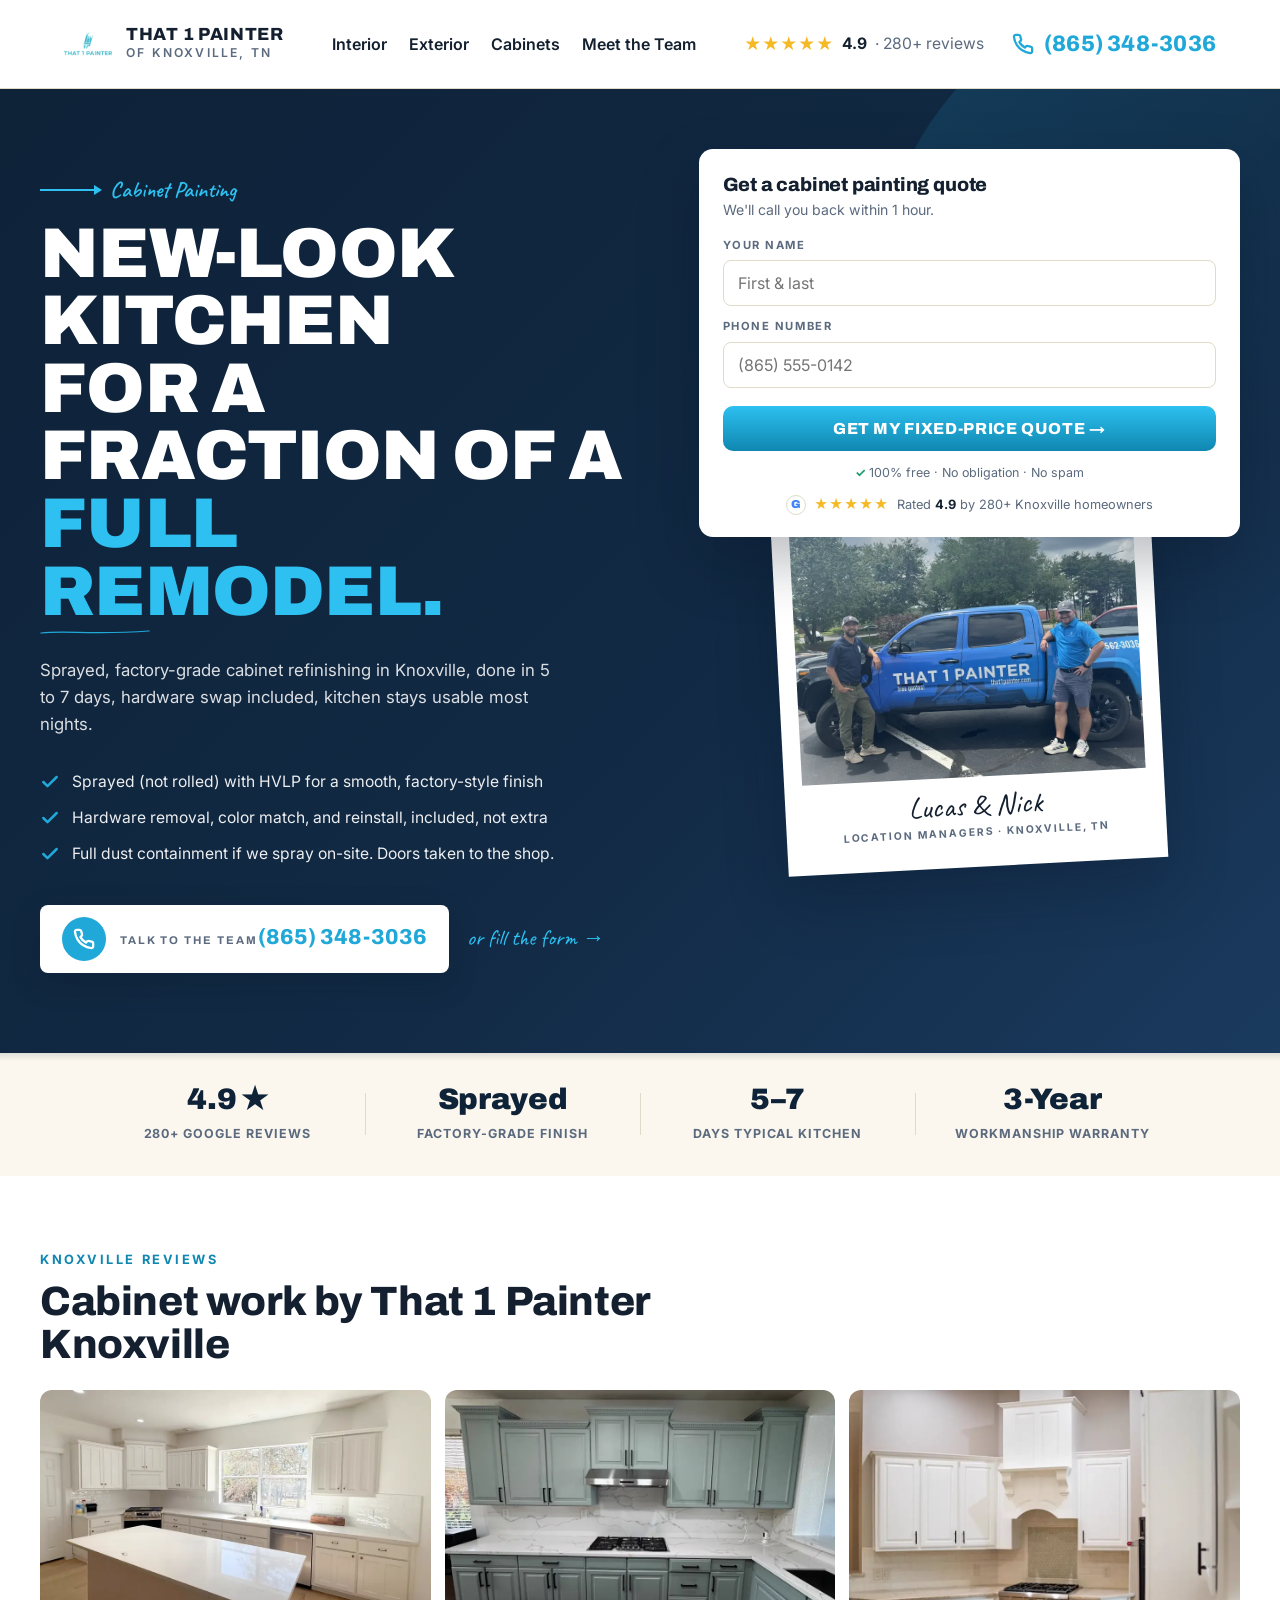
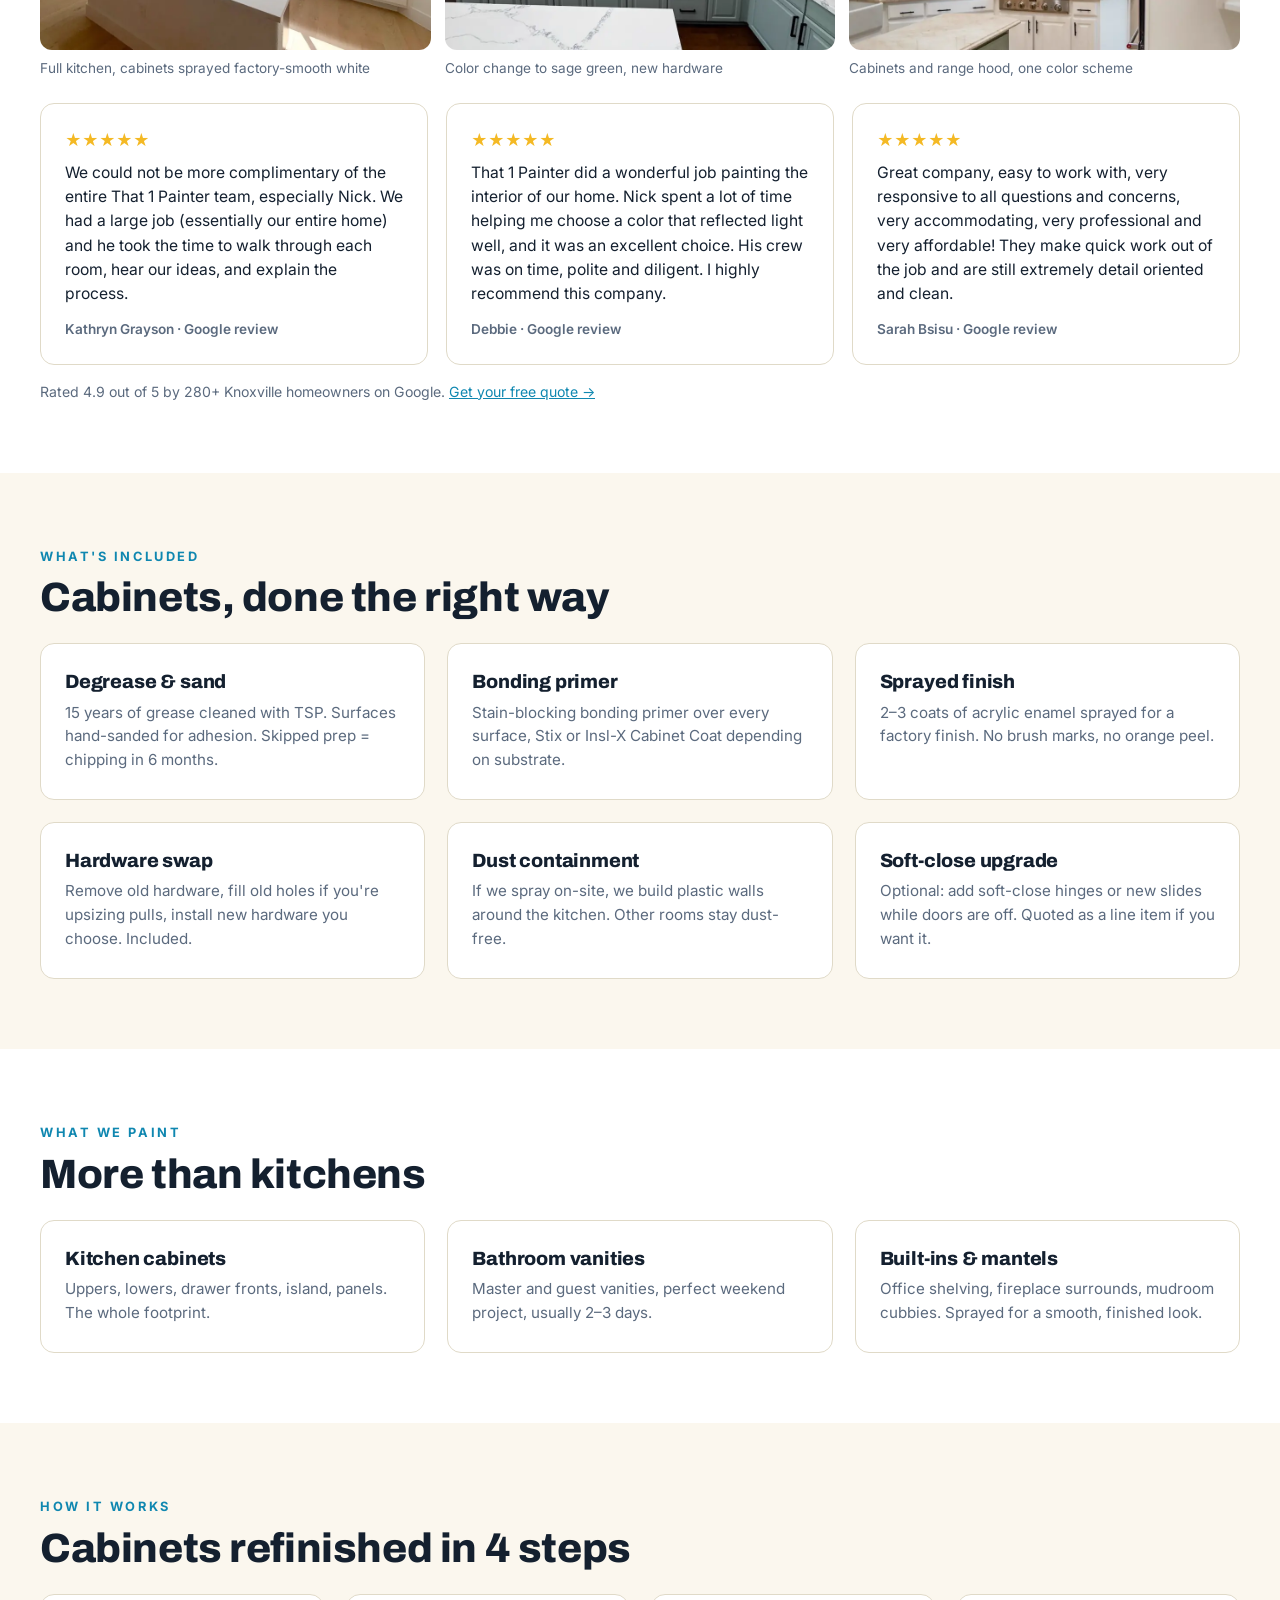
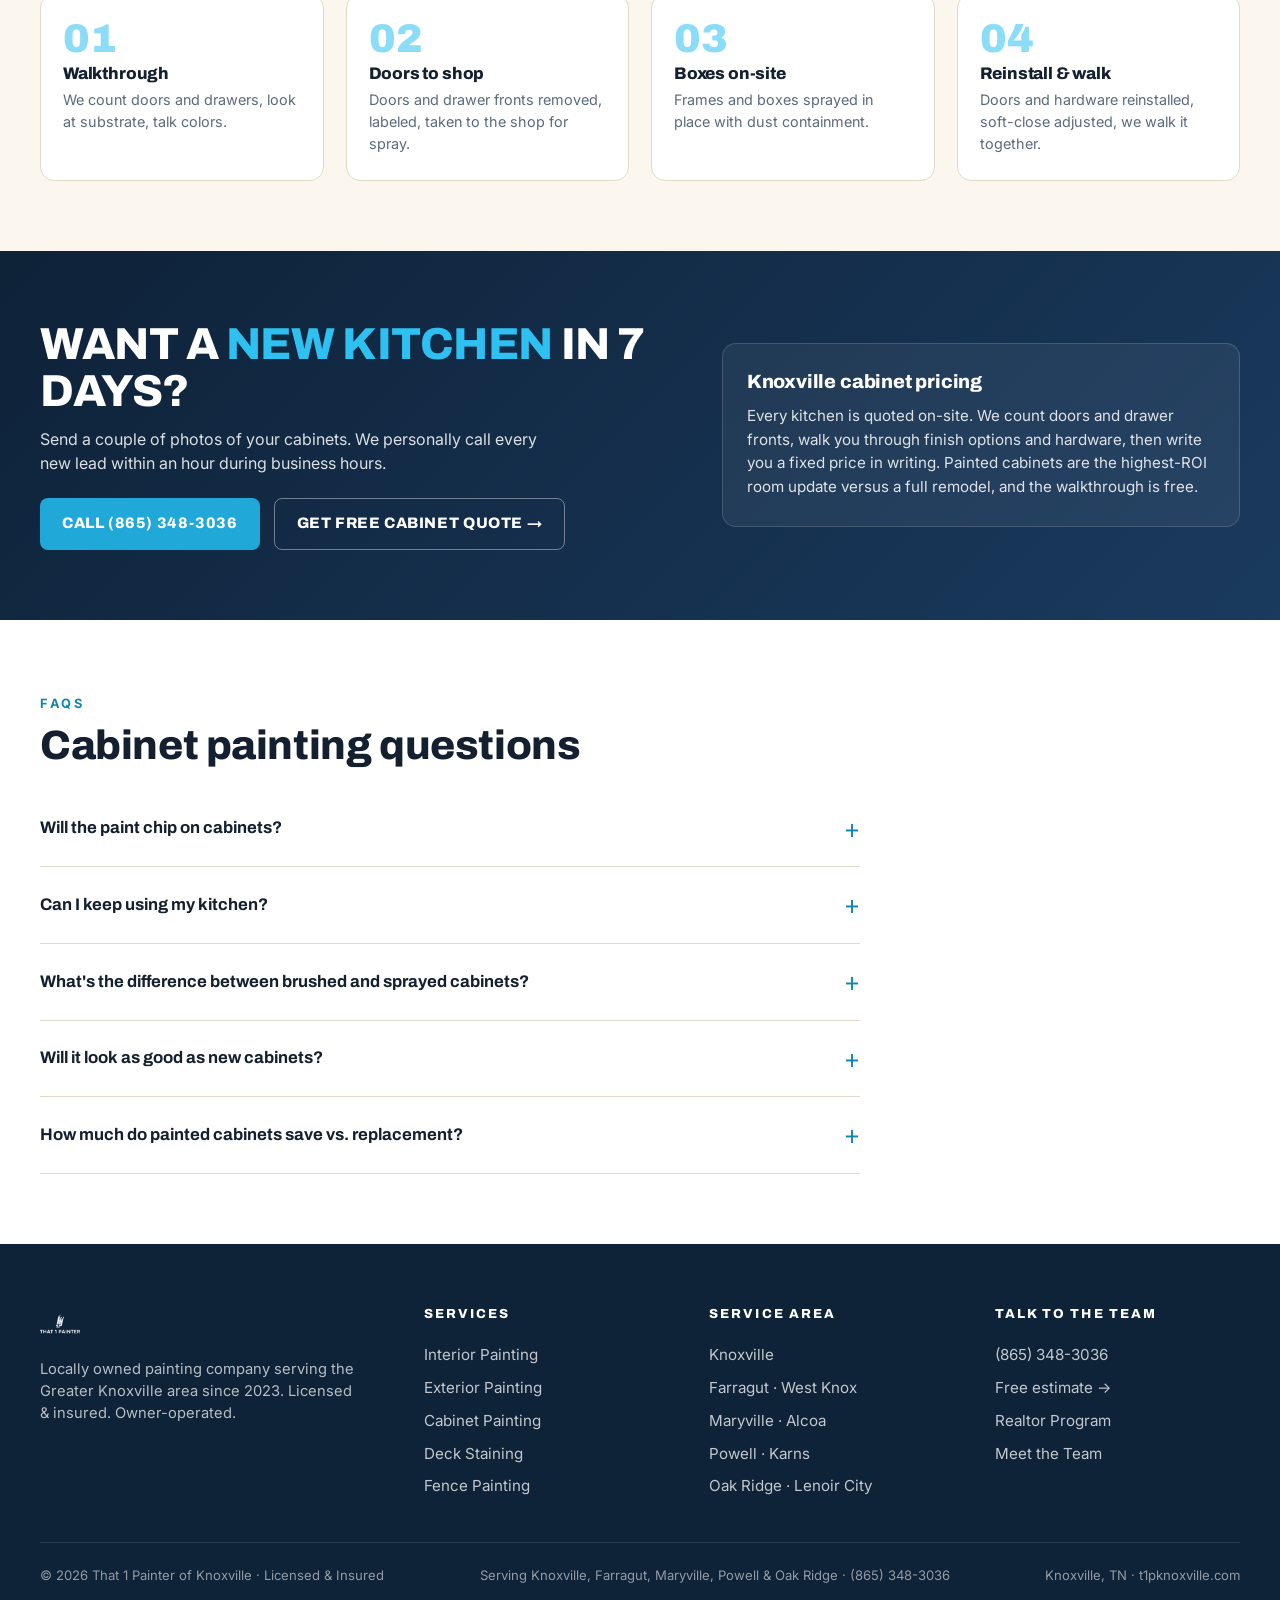
<file: cabinets.html>
<!DOCTYPE html>
<html lang="en">
<head>
  <meta charset="UTF-8">
  <meta name="viewport" content="width=device-width, initial-scale=1.0">

  <!-- Google tag (gtag.js) -->
  <script async src="https://www.googletagmanager.com/gtag/js?id=GT-T94FWJ92"></script>
  <script>
    window.dataLayer = window.dataLayer || [];
    function gtag(){dataLayer.push(arguments);}
    gtag('js', new Date());
    gtag('config', 'GT-T94FWJ92');
    gtag('config', 'G-8ZMC1K4EEJ');
    gtag('config', 'AW-11226884509');
    // Website call conversion: swaps the displayed number with a Google forwarding
    // number for ad-click visitors so calls >=60s count in Google Ads.
    gtag('config', 'AW-11226884509/danlCOD02b0ZEJ3Tsukp', { phone_conversion_number: '(865) 348-3036' });
  </script>
  <!-- Microsoft Clarity -->
  <script type="text/javascript">
    (function(c,l,a,r,i,t,y){
        c[a]=c[a]||function(){(c[a].q=c[a].q||[]).push(arguments)};
        t=l.createElement(r);t.async=1;t.src="https://www.clarity.ms/tag/"+i;
        y=l.getElementsByTagName(r)[0];y.parentNode.insertBefore(t,y);
    })(window, document, "clarity", "script", "wvl3fsdmvr");
  </script>
  <!-- Meta Pixel: T1P Knoxville Website (2663338367427497). Lead + Contact events fire from main.js. -->
  <script>
    !function(f,b,e,v,n,t,s){if(f.fbq)return;n=f.fbq=function(){n.callMethod?
    n.callMethod.apply(n,arguments):n.queue.push(arguments)};if(!f._fbq)f._fbq=n;
    n.push=n;n.loaded=!0;n.version='2.0';n.queue=[];t=b.createElement(e);t.async=!0;
    t.src=v;s=b.getElementsByTagName(e)[0];s.parentNode.insertBefore(t,s)}(window,
    document,'script','https://connect.facebook.net/en_US/fbevents.js');
    fbq('init', '2663338367427497');
    fbq('track', 'PageView');
  </script>
  <noscript><img height="1" width="1" style="display:none" alt="" src="https://www.facebook.com/tr?id=2663338367427497&ev=PageView&noscript=1"></noscript>


  <title>Cabinet Painting in Knoxville, TN - That 1 Painter</title>
  <meta name="description" content="Kitchen cabinet painting in Knoxville, TN. Factory-grade sprayed finish, hardware swap included, 5–7 day turnaround. Free quote from location managers Lucas &amp; Nick.">
  <link rel="canonical" href="https://t1pknoxville.com/cabinets">
  <meta name="theme-color" content="#0E2238">

  <link rel="preconnect" href="https://fonts.googleapis.com">
  <link rel="preconnect" href="https://fonts.gstatic.com" crossorigin>
  <link rel="preload" as="style" href="https://fonts.googleapis.com/css2?family=Archivo:wght@600;700;800;900&family=Inter:wght@400;500;600;700&family=Caveat:wght@500;600;700&display=swap" onload="this.onload=null;this.rel='stylesheet'">
  <noscript><link href="https://fonts.googleapis.com/css2?family=Archivo:wght@600;700;800;900&family=Inter:wght@400;500;600;700&family=Caveat:wght@500;600;700&display=swap" rel="stylesheet"></noscript>
  <link rel="icon" type="image/webp" href="/logo.webp">
  <link rel="stylesheet" href="/assets/css/main.css">

  <script type="application/ld+json">
  {"@context":"https://schema.org","@type":"Service","serviceType":"Cabinet Painting","provider":{"@type":"Painter","name":"That 1 Painter of Knoxville","telephone":"+18653483036","url":"https://t1pknoxville.com/"},"areaServed":["Knoxville","Maryville","Powell","Farragut","Oak Ridge"],"aggregateRating":{"@type":"AggregateRating","ratingValue":"4.9","reviewCount": "281"}}
  </script>
</head>
<body>

  <header class="topbar">
    <div class="topbar-inner">
      <a href="/" class="brand"><img src="/logo.webp" alt="That 1 Painter logo"><div><div class="brand-name">THAT 1 PAINTER</div><div class="brand-sub">of Knoxville, TN</div></div></a>
      <nav class="topbar-nav"><a href="/interior">Interior</a><a href="/exterior">Exterior</a><a href="/cabinets">Cabinets</a><a href="/about">Meet the Team</a></nav>
      <div class="topbar-right">
        <div class="reviews-pill"><span class="reviews-stars">★★★★★</span><span><strong>4.9</strong></span><span class="reviews-count">· 280+ reviews</span></div>
        <a href="tel:18653483036" class="topbar-phone"><svg viewBox="0 0 24 24" fill="none" stroke="currentColor" stroke-width="2.5" stroke-linecap="round" stroke-linejoin="round"><path d="M22 16.92v3a2 2 0 0 1-2.18 2 19.79 19.79 0 0 1-8.63-3.07 19.5 19.5 0 0 1-6-6 19.79 19.79 0 0 1-3.07-8.67A2 2 0 0 1 4.11 2h3a2 2 0 0 1 2 1.72c.13.96.36 1.9.7 2.81a2 2 0 0 1-.45 2.11L8.09 9.91a16 16 0 0 0 6 6l1.27-1.27a2 2 0 0 1 2.11-.45c.91.34 1.85.57 2.81.7A2 2 0 0 1 22 16.92z"/></svg>(865) 348-3036</a>
      </div>
    </div>
  </header>

  <section class="hero">
    <div class="hero-inner">
      <div>
        <div class="hero-eyebrow"><span class="arrow"></span><span class="script">Cabinet Painting</span></div>
        <h1>NEW-LOOK KITCHEN<br>FOR A FRACTION OF A <span class="accent">FULL REMODEL.</span></h1>
        <p class="hero-lead">Sprayed, factory-grade cabinet refinishing in Knoxville, done in 5 to 7 days, hardware swap included, kitchen stays usable most nights.</p>
        <ul class="hero-list">
          <li>Sprayed (not rolled) with HVLP for a smooth, factory-style finish</li>
          <li>Hardware removal, color match, and reinstall, included, not extra</li>
          <li>Full dust containment if we spray on-site. Doors taken to the shop.</li>
        </ul>
        <div class="hero-ctas">
          <a href="tel:18653483036" class="btn-phone">
            <span class="icon"><svg width="22" height="22" viewBox="0 0 24 24" fill="none" stroke="currentColor" stroke-width="2.5" stroke-linecap="round" stroke-linejoin="round"><path d="M22 16.92v3a2 2 0 0 1-2.18 2 19.79 19.79 0 0 1-8.63-3.07 19.5 19.5 0 0 1-6-6 19.79 19.79 0 0 1-3.07-8.67A2 2 0 0 1 4.11 2h3a2 2 0 0 1 2 1.72c.13.96.36 1.9.7 2.81a2 2 0 0 1-.45 2.11L8.09 9.91a16 16 0 0 0 6 6l1.27-1.27a2 2 0 0 1 2.11-.45c.91.34 1.85.57 2.81.7A2 2 0 0 1 22 16.92z"/></svg></span>
            <span><span class="label">Talk to the Team</span><span class="number">(865) 348-3036</span></span>
          </a>
          <a href="#quote" class="hero-or">or fill the form →</a>
        </div>
      </div>

      <div class="hero-right" id="quote">
        <div class="quote-card">
          <h3>Get a cabinet painting quote</h3>
          <div class="sub">We'll call you back within 1 hour.</div>
          <form data-lead-form data-form-location="cabinets-hero">
            <label for="lf-name">Your name</label>
            <input id="lf-name" name="name" type="text" placeholder="First & last" autocomplete="name" required>
            <label for="lf-phone">Phone number</label>
            <input id="lf-phone" name="phone" type="tel" placeholder="(865) 555-0142" autocomplete="tel" inputmode="numeric" required>
            <input type="text" name="_gotcha" tabindex="-1" autocomplete="off" style="position:absolute; left:-9999px;" aria-hidden="true">
            <button class="btn-submit" type="submit">Get my fixed-price quote →</button>
            <div class="trust-line">100% free · No obligation · No spam</div>
            <div class="form-rating">
              <span class="g-badge" aria-hidden="true">G</span>
              <span class="stars" aria-hidden="true">★★★★★</span>
              <span>Rated <strong>4.9</strong> by 280+ Knoxville homeowners</span>
            </div>
          </form>
        </div>
        <div class="polaroid"><img src="/assets/img/team-lucas-nick.webp" width="800" height="600" onerror="this.onerror=null;this.src=&apos;/assets/img/team-placeholder.svg&apos;" alt="Lucas and Nick, location managers"><div class="caption"><div class="name">Lucas &amp; Nick</div><div class="role">Location Managers · Knoxville, TN</div></div></div>
      </div>
    </div>
  </section>

  <section class="trust-strip">
    <div class="trust-strip-inner">
      <div class="trust-item"><div class="num">4.9 ★</div><div class="label">280+ Google Reviews</div></div>
      <div class="trust-item"><div class="num">Sprayed</div><div class="label">Factory-Grade Finish</div></div>
      <div class="trust-item"><div class="num">5–7</div><div class="label">Days typical kitchen</div></div>
      <div class="trust-item"><div class="num">3-Year</div><div class="label">Workmanship Warranty</div></div>
    </div>
  </section>

  <!-- Proof: recent work + real Google reviews -->
  <section class="bg-white">
    <div class="container">
      <span class="section-eyebrow">Knoxville Reviews</span>
      <h2 class="section-title">Cabinet work by That 1 Painter Knoxville</h2>
      <div class="project-grid mt-24">
        <figure><img src="/assets/img/projects/interior-1.webp" width="900" height="600" loading="lazy" decoding="async" alt="White painted kitchen cabinets and island in a Knoxville home by That 1 Painter"><figcaption>Full kitchen, cabinets sprayed factory-smooth white</figcaption></figure>
        <figure><img src="/assets/img/projects/interior-2.webp" width="900" height="600" loading="lazy" decoding="async" alt="Kitchen cabinets painted sage green with new hardware in a Knoxville area home"><figcaption>Color change to sage green, new hardware</figcaption></figure>
        <figure><img src="/assets/img/projects/interior-3.webp" width="900" height="600" loading="lazy" decoding="async" alt="White painted cabinetry and range hood in a Knoxville home"><figcaption>Cabinets and range hood, one color scheme</figcaption></figure>
      </div>
      <div class="reviews-grid mt-24">
        <div class="review-card"><div class="stars" aria-label="5 out of 5 stars">★★★★★</div><p class="quote">We could not be more complimentary of the entire That 1 Painter team, especially Nick. We had a large job (essentially our entire home) and he took the time to walk through each room, hear our ideas, and explain the process.</p><div class="who">Kathryn Grayson · Google review</div></div>
        <div class="review-card"><div class="stars" aria-label="5 out of 5 stars">★★★★★</div><p class="quote">That 1 Painter did a wonderful job painting the interior of our home. Nick spent a lot of time helping me choose a color that reflected light well, and it was an excellent choice. His crew was on time, polite and diligent. I highly recommend this company.</p><div class="who">Debbie · Google review</div></div>
        <div class="review-card"><div class="stars" aria-label="5 out of 5 stars">★★★★★</div><p class="quote">Great company, easy to work with, very responsive to all questions and concerns, very accommodating, very professional and very affordable! They make quick work out of the job and are still extremely detail oriented and clean.</p><div class="who">Sarah Bsisu · Google review</div></div>
      </div>
      <p class="price-note">Rated 4.9 out of 5 by 280+ Knoxville homeowners on Google. <a href="#quote">Get your free quote →</a></p>
    </div>
  </section>


  <section class="bg-cream">
    <div class="container">
      <span class="section-eyebrow">What's Included</span>
      <h2 class="section-title">Cabinets, done the right way</h2>
      <div class="cards-3 mt-24">
        <div class="card"><h3>Degrease &amp; sand</h3><p>15 years of grease cleaned with TSP. Surfaces hand-sanded for adhesion. Skipped prep = chipping in 6 months.</p></div>
        <div class="card"><h3>Bonding primer</h3><p>Stain-blocking bonding primer over every surface, Stix or Insl-X Cabinet Coat depending on substrate.</p></div>
        <div class="card"><h3>Sprayed finish</h3><p>2–3 coats of acrylic enamel sprayed for a factory finish. No brush marks, no orange peel.</p></div>
        <div class="card"><h3>Hardware swap</h3><p>Remove old hardware, fill old holes if you're upsizing pulls, install new hardware you choose. Included.</p></div>
        <div class="card"><h3>Dust containment</h3><p>If we spray on-site, we build plastic walls around the kitchen. Other rooms stay dust-free.</p></div>
        <div class="card"><h3>Soft-close upgrade</h3><p>Optional: add soft-close hinges or new slides while doors are off. Quoted as a line item if you want it.</p></div>
      </div>
    </div>
  </section>

  <section class="bg-white">
    <div class="container">
      <span class="section-eyebrow">What We Paint</span>
      <h2 class="section-title">More than kitchens</h2>
      <div class="cards-3 mt-24">
        <div class="card"><h3>Kitchen cabinets</h3><p>Uppers, lowers, drawer fronts, island, panels. The whole footprint.</p></div>
        <div class="card"><h3>Bathroom vanities</h3><p>Master and guest vanities, perfect weekend project, usually 2–3 days.</p></div>
        <div class="card"><h3>Built-ins &amp; mantels</h3><p>Office shelving, fireplace surrounds, mudroom cubbies. Sprayed for a smooth, finished look.</p></div>
      </div>
    </div>
  </section>

  <section class="bg-cream">
    <div class="container">
      <span class="section-eyebrow">How It Works</span>
      <h2 class="section-title">Cabinets refinished in 4 steps</h2>
      <div class="process-grid mt-24">
        <div class="step"><div class="step-num">01</div><h4>Walkthrough</h4><p>We count doors and drawers, look at substrate, talk colors.</p></div>
        <div class="step"><div class="step-num">02</div><h4>Doors to shop</h4><p>Doors and drawer fronts removed, labeled, taken to the shop for spray.</p></div>
        <div class="step"><div class="step-num">03</div><h4>Boxes on-site</h4><p>Frames and boxes sprayed in place with dust containment.</p></div>
        <div class="step"><div class="step-num">04</div><h4>Reinstall &amp; walk</h4><p>Doors and hardware reinstalled, soft-close adjusted, we walk it together.</p></div>
      </div>
    </div>
  </section>

  <section class="cta-band">
    <div class="container">
      <div>
        <h2>Want a <span class="accent">new kitchen</span> in 7 days?</h2>
        <p>Send a couple of photos of your cabinets. We personally call every new lead within an hour during business hours.</p>
        <div class="ctas">
          <a href="tel:18653483036" class="btn-cyan">Call (865) 348-3036</a>
          <a href="#quote" class="btn-ghost">Get free cabinet quote →</a>
        </div>
      </div>
      <div class="card" style="background:rgba(255,255,255,0.06); border-color:rgba(255,255,255,0.15);">
        <h3 style="color:#fff;">Knoxville cabinet pricing</h3>
        <p style="color:rgba(255,255,255,0.85); font-size:0.95rem;">Every kitchen is quoted on-site. We count doors and drawer fronts, walk you through finish options and hardware, then write you a fixed price in writing. Painted cabinets are the highest-ROI room update versus a full remodel, and the walkthrough is free.</p>
      </div>
    </div>
  </section>

  <section class="bg-white">
    <div class="container">
      <span class="section-eyebrow">FAQs</span>
      <h2 class="section-title">Cabinet painting questions</h2>
      <div class="faq-list mt-24">
        <details class="faq-item"><summary>Will the paint chip on cabinets?</summary><p>Not when done right. Cabinet failures come from skipped prep (no degrease, no bonding primer) or wrong paint (wall paint on a cabinet). We use a 3-step system designed for cabinets, and it's covered for 3 years.</p></details>
        <details class="faq-item"><summary>Can I keep using my kitchen?</summary><p>Mostly. Doors and drawer fronts go to our shop. Boxes get sprayed on-site over 1–2 days. You'll have limited access to lowers during box spray days, but the kitchen is functional most evenings.</p></details>
        <details class="faq-item"><summary>What's the difference between brushed and sprayed cabinets?</summary><p>Brushed cabinets show brush marks and roller texture. Sprayed (HVLP) cabinets look like factory cabinets, perfectly smooth. Sprayed is the only way we do it.</p></details>
        <details class="faq-item"><summary>Will it look as good as new cabinets?</summary><p>Yes, with one honest caveat: if your doors are damaged (water swell, broken corners), paint won't fix structural issues. We'll tell you up front what paint will and won't disguise.</p></details>
        <details class="faq-item"><summary>How much do painted cabinets save vs. replacement?</summary><p>Painting your cabinets typically costs a small fraction of a full replacement, usually 70–80% less. You get the look of a new kitchen without ripping out boxes that are still structurally fine. We give you an exact price in writing after we walk your kitchen.</p></details>
      </div>
    </div>
  </section>

  <footer>
    <div class="footer-inner">
      <div class="footer-brand"><img src="/logo.webp" alt="That 1 Painter"><p>Locally owned painting company serving the Greater Knoxville area since 2023. Licensed &amp; insured. Owner-operated.</p></div>
      <div><h5>Services</h5><ul><li><a href="/interior">Interior Painting</a></li><li><a href="/exterior">Exterior Painting</a></li><li><a href="/cabinets">Cabinet Painting</a></li><li><a href="/deck-staining">Deck Staining</a></li><li><a href="/fence-painting">Fence Painting</a></li></ul></div>
      <div><h5>Service Area</h5><ul><li><a href="/free-estimate">Knoxville</a></li><li><a href="/free-estimate">Farragut · West Knox</a></li><li><a href="/free-estimate">Maryville · Alcoa</a></li><li><a href="/free-estimate">Powell · Karns</a></li><li><a href="/free-estimate">Oak Ridge · Lenoir City</a></li></ul></div>
      <div><h5>Talk to the Team</h5><ul><li><a href="tel:18653483036">(865) 348-3036</a></li><li><a href="/free-estimate">Free estimate →</a></li><li><a href="/realtors">Realtor Program</a></li><li><a href="/about">Meet the Team</a></li></ul></div>
    </div>
    <div class="footer-bottom"><div>© 2026 That 1 Painter of Knoxville · Licensed &amp; Insured</div><div>Serving Knoxville, Farragut, Maryville, Powell &amp; Oak Ridge · (865) 348-3036</div><div>Knoxville, TN · t1pknoxville.com</div></div>
  </footer>

  <div class="sticky-cta">
    <a href="tel:18653483036" class="call"><svg width="16" height="16" viewBox="0 0 24 24" fill="none" stroke="currentColor" stroke-width="2.5" stroke-linecap="round" stroke-linejoin="round"><path d="M22 16.92v3a2 2 0 0 1-2.18 2 19.79 19.79 0 0 1-8.63-3.07 19.5 19.5 0 0 1-6-6 19.79 19.79 0 0 1-3.07-8.67A2 2 0 0 1 4.11 2h3a2 2 0 0 1 2 1.72c.13.96.36 1.9.7 2.81a2 2 0 0 1-.45 2.11L8.09 9.91a16 16 0 0 0 6 6l1.27-1.27a2 2 0 0 1 2.11-.45c.91.34 1.85.57 2.81.7A2 2 0 0 1 22 16.92z"/></svg>Call the team</a>
    <a href="#quote" class="quote">Free quote</a>
  </div>

  <script src="/assets/js/main.js" defer></script>
  <script async src="https://online-booking.housecallpro.com/script.js?token=28711c05c9d04d958c8163f832b172ea&orgName=That-1-Painter-Knoxville"></script>
</body>
</html>
</file>
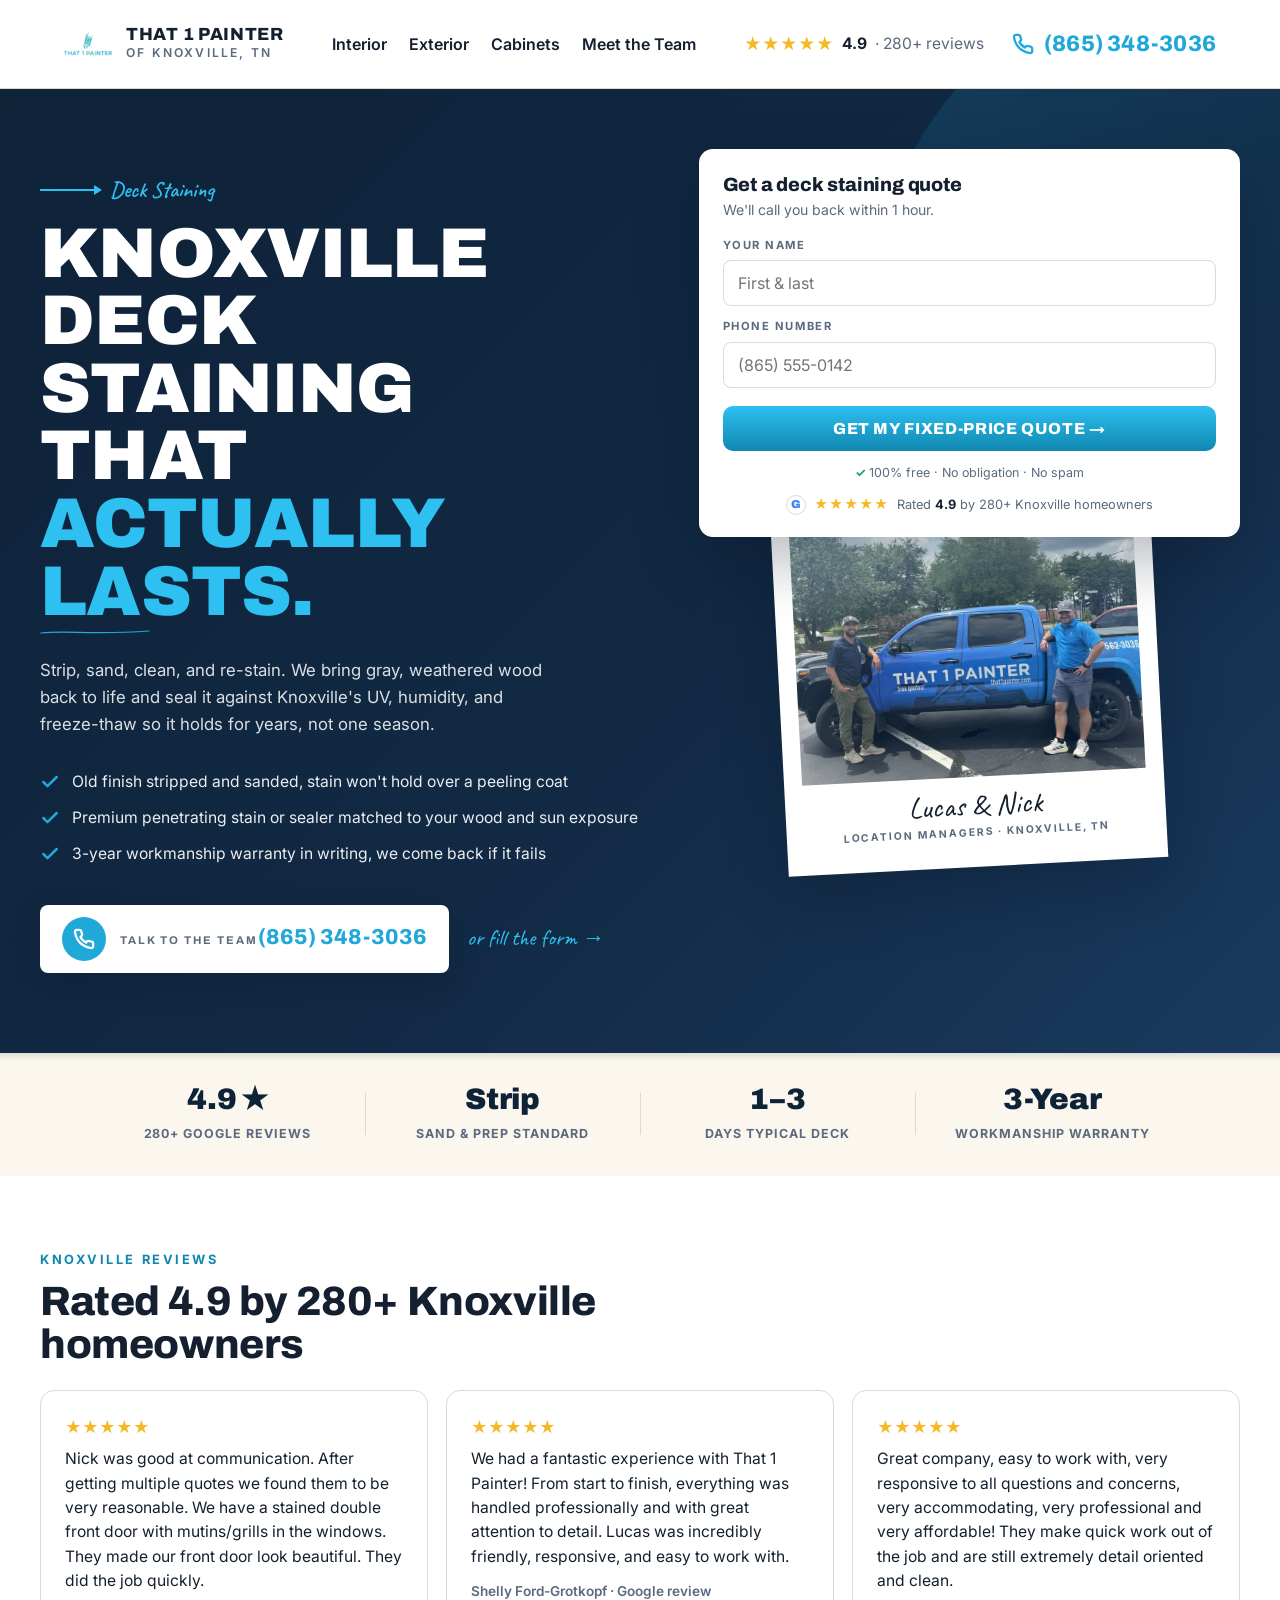
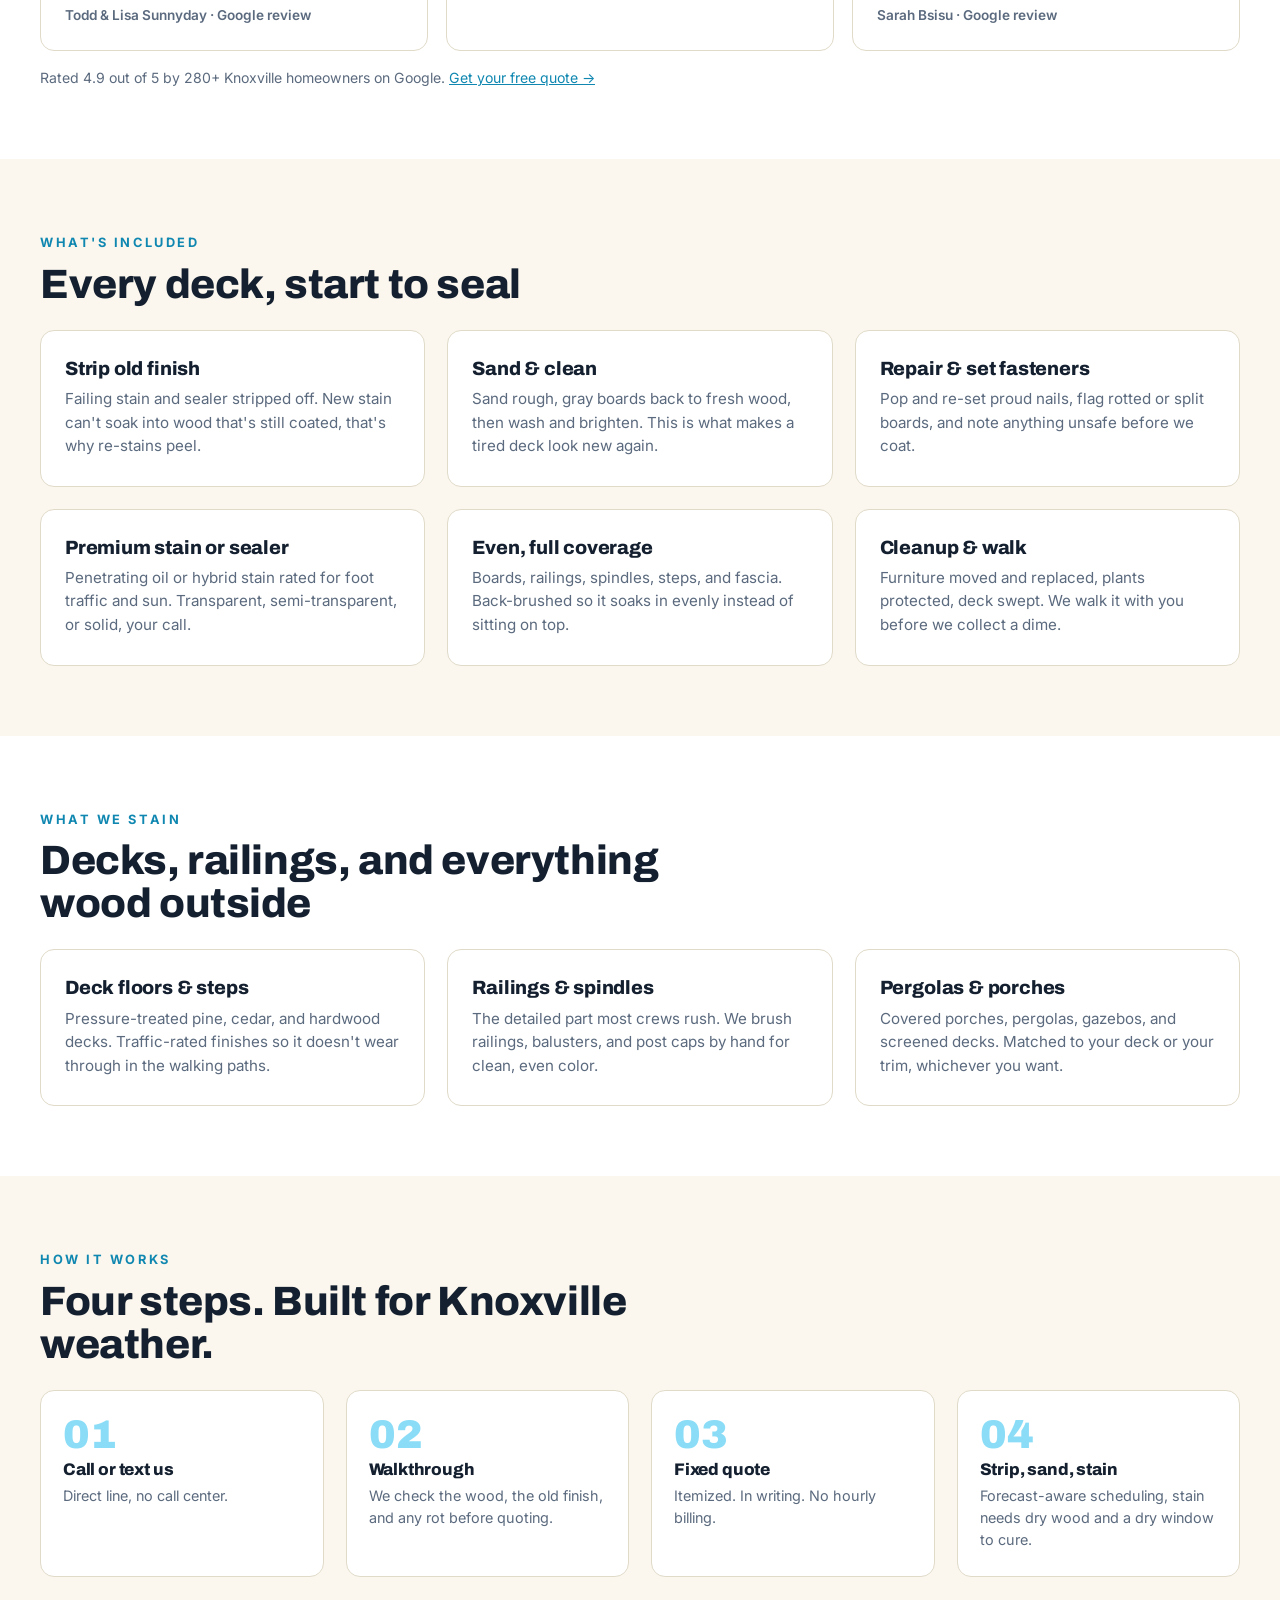
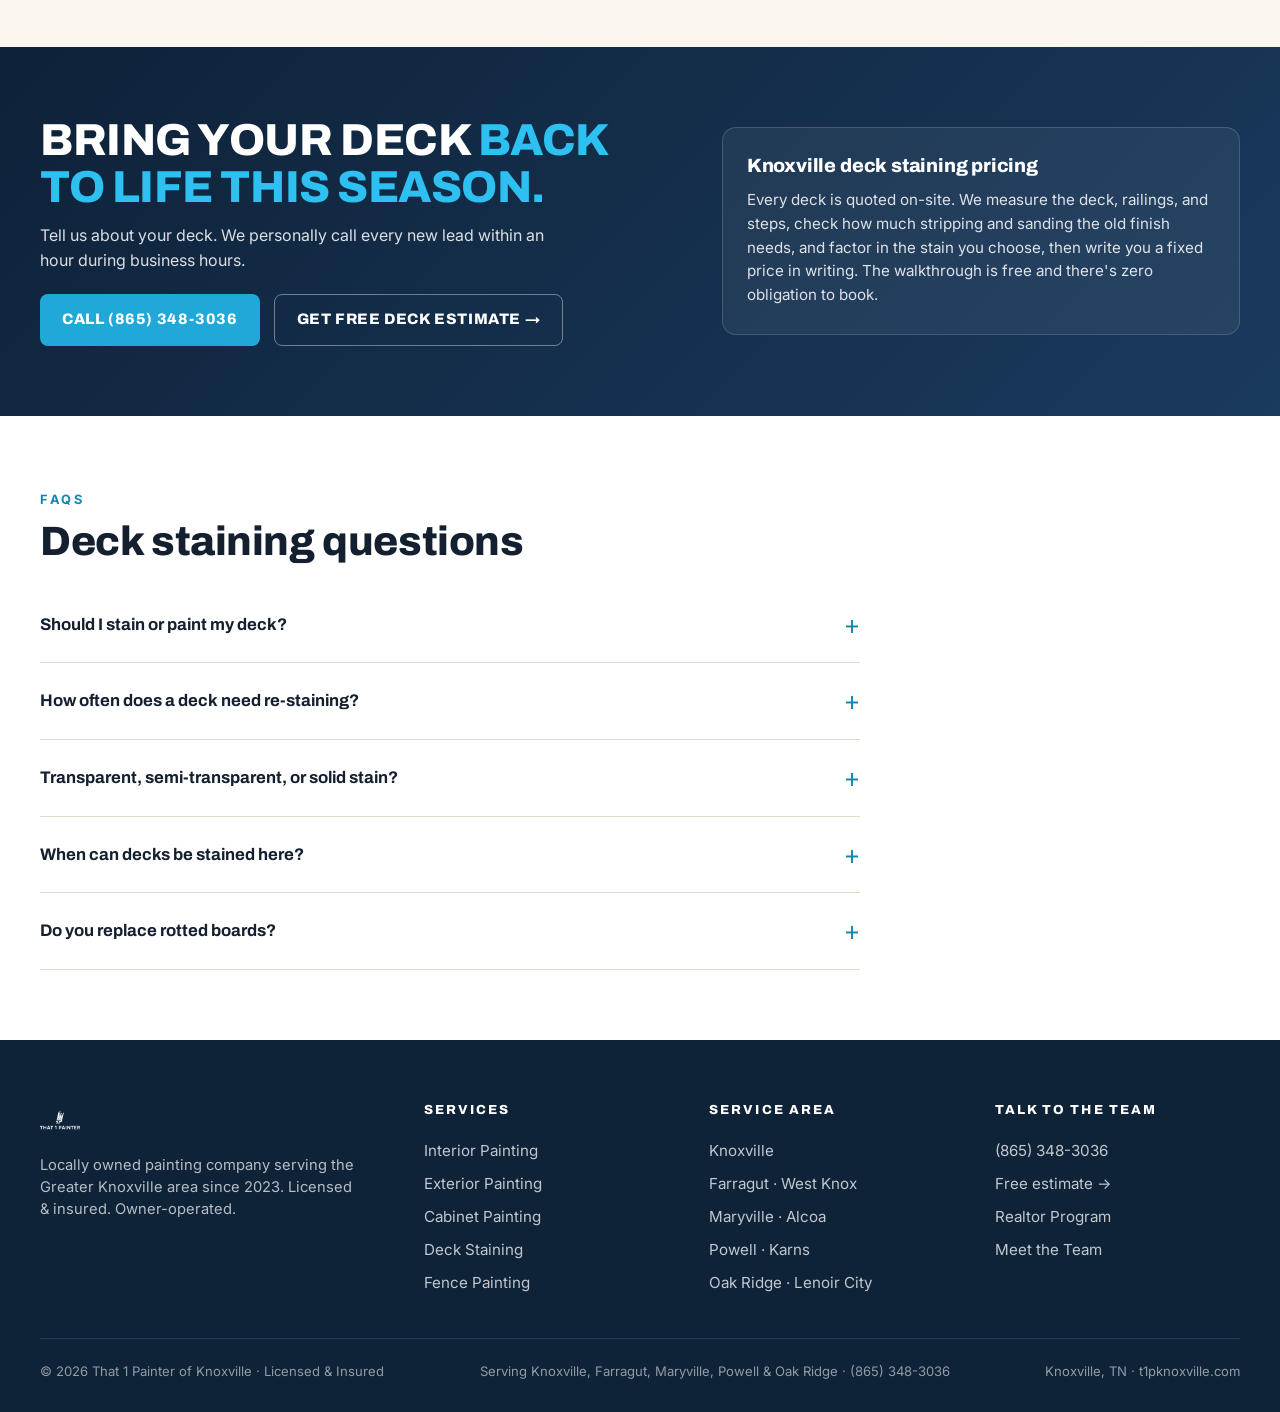
<file: deck-staining.html>
<!DOCTYPE html>
<html lang="en">
<head>
  <meta charset="UTF-8">
  <meta name="viewport" content="width=device-width, initial-scale=1.0">

  <!-- Google tag (gtag.js) -->
  <script async src="https://www.googletagmanager.com/gtag/js?id=GT-T94FWJ92"></script>
  <script>
    window.dataLayer = window.dataLayer || [];
    function gtag(){dataLayer.push(arguments);}
    gtag('js', new Date());
    gtag('config', 'GT-T94FWJ92');
    gtag('config', 'G-8ZMC1K4EEJ');
    gtag('config', 'AW-11226884509');
    // Website call conversion: swaps the displayed number with a Google forwarding
    // number for ad-click visitors so calls >=60s count in Google Ads.
    gtag('config', 'AW-11226884509/danlCOD02b0ZEJ3Tsukp', { phone_conversion_number: '(865) 348-3036' });
  </script>
  <!-- Microsoft Clarity -->
  <script type="text/javascript">
    (function(c,l,a,r,i,t,y){
        c[a]=c[a]||function(){(c[a].q=c[a].q||[]).push(arguments)};
        t=l.createElement(r);t.async=1;t.src="https://www.clarity.ms/tag/"+i;
        y=l.getElementsByTagName(r)[0];y.parentNode.insertBefore(t,y);
    })(window, document, "clarity", "script", "wvl3fsdmvr");
  </script>
  <!-- Meta Pixel: T1P Knoxville Website (2663338367427497). Lead + Contact events fire from main.js. -->
  <script>
    !function(f,b,e,v,n,t,s){if(f.fbq)return;n=f.fbq=function(){n.callMethod?
    n.callMethod.apply(n,arguments):n.queue.push(arguments)};if(!f._fbq)f._fbq=n;
    n.push=n;n.loaded=!0;n.version='2.0';n.queue=[];t=b.createElement(e);t.async=!0;
    t.src=v;s=b.getElementsByTagName(e)[0];s.parentNode.insertBefore(t,s)}(window,
    document,'script','https://connect.facebook.net/en_US/fbevents.js');
    fbq('init', '2663338367427497');
    fbq('track', 'PageView');
  </script>
  <noscript><img height="1" width="1" style="display:none" alt="" src="https://www.facebook.com/tr?id=2663338367427497&ev=PageView&noscript=1"></noscript>


  <title>Deck Staining in Knoxville, TN - That 1 Painter</title>
  <meta name="description" content="Deck staining and sealing in Knoxville, TN. Strip, sand, repair, and re-stain wood decks to beat UV, rain, and mildew. Fixed-price quote in writing, 3-year workmanship warranty. Free estimate from Lucas &amp; Nick.">
  <link rel="canonical" href="https://t1pknoxville.com/deck-staining">
  <meta name="theme-color" content="#0E2238">

  <link rel="preconnect" href="https://fonts.googleapis.com">
  <link rel="preconnect" href="https://fonts.gstatic.com" crossorigin>
  <link rel="preload" as="style" href="https://fonts.googleapis.com/css2?family=Archivo:wght@600;700;800;900&family=Inter:wght@400;500;600;700&family=Caveat:wght@500;600;700&display=swap" onload="this.onload=null;this.rel='stylesheet'">
  <noscript><link href="https://fonts.googleapis.com/css2?family=Archivo:wght@600;700;800;900&family=Inter:wght@400;500;600;700&family=Caveat:wght@500;600;700&display=swap" rel="stylesheet"></noscript>
  <link rel="icon" type="image/webp" href="/logo.webp">
  <link rel="stylesheet" href="/assets/css/main.css">

  <script type="application/ld+json">
  {"@context":"https://schema.org","@type":"Service","serviceType":"Deck Staining","provider":{"@type":"Painter","name":"That 1 Painter of Knoxville","telephone":"+18653483036","url":"https://t1pknoxville.com/"},"areaServed":["Knoxville","Maryville","Powell","Farragut","Oak Ridge"]}
  </script>
</head>
<body>

  <header class="topbar">
    <div class="topbar-inner">
      <a href="/" class="brand"><img src="/logo.webp" alt="That 1 Painter logo"><div><div class="brand-name">THAT 1 PAINTER</div><div class="brand-sub">of Knoxville, TN</div></div></a>
      <nav class="topbar-nav"><a href="/interior">Interior</a><a href="/exterior">Exterior</a><a href="/cabinets">Cabinets</a><a href="/about">Meet the Team</a></nav>
      <div class="topbar-right">
        <div class="reviews-pill"><span class="reviews-stars">★★★★★</span><span><strong>4.9</strong></span><span class="reviews-count">· 280+ reviews</span></div>
        <a href="tel:18653483036" class="topbar-phone"><svg viewBox="0 0 24 24" fill="none" stroke="currentColor" stroke-width="2.5" stroke-linecap="round" stroke-linejoin="round"><path d="M22 16.92v3a2 2 0 0 1-2.18 2 19.79 19.79 0 0 1-8.63-3.07 19.5 19.5 0 0 1-6-6 19.79 19.79 0 0 1-3.07-8.67A2 2 0 0 1 4.11 2h3a2 2 0 0 1 2 1.72c.13.96.36 1.9.7 2.81a2 2 0 0 1-.45 2.11L8.09 9.91a16 16 0 0 0 6 6l1.27-1.27a2 2 0 0 1 2.11-.45c.91.34 1.85.57 2.81.7A2 2 0 0 1 22 16.92z"/></svg>(865) 348-3036</a>
      </div>
    </div>
  </header>

  <section class="hero">
    <div class="hero-inner">
      <div>
        <div class="hero-eyebrow"><span class="arrow"></span><span class="script">Deck Staining</span></div>
        <h1>KNOXVILLE DECK STAINING<br>THAT <span class="accent">ACTUALLY LASTS.</span></h1>
        <p class="hero-lead">Strip, sand, clean, and re-stain. We bring gray, weathered wood back to life and seal it against Knoxville's UV, humidity, and freeze-thaw so it holds for years, not one season.</p>
        <ul class="hero-list">
          <li>Old finish stripped and sanded, stain won't hold over a peeling coat</li>
          <li>Premium penetrating stain or sealer matched to your wood and sun exposure</li>
          <li>3-year workmanship warranty in writing, we come back if it fails</li>
        </ul>
        <div class="hero-ctas">
          <a href="tel:18653483036" class="btn-phone">
            <span class="icon"><svg width="22" height="22" viewBox="0 0 24 24" fill="none" stroke="currentColor" stroke-width="2.5" stroke-linecap="round" stroke-linejoin="round"><path d="M22 16.92v3a2 2 0 0 1-2.18 2 19.79 19.79 0 0 1-8.63-3.07 19.5 19.5 0 0 1-6-6 19.79 19.79 0 0 1-3.07-8.67A2 2 0 0 1 4.11 2h3a2 2 0 0 1 2 1.72c.13.96.36 1.9.7 2.81a2 2 0 0 1-.45 2.11L8.09 9.91a16 16 0 0 0 6 6l1.27-1.27a2 2 0 0 1 2.11-.45c.91.34 1.85.57 2.81.7A2 2 0 0 1 22 16.92z"/></svg></span>
            <span><span class="label">Talk to the Team</span><span class="number">(865) 348-3036</span></span>
          </a>
          <a href="#quote" class="hero-or">or fill the form →</a>
        </div>
      </div>

      <div class="hero-right" id="quote">
        <div class="quote-card">
          <h3>Get a deck staining quote</h3>
          <div class="sub">We'll call you back within 1 hour.</div>
          <form data-lead-form data-form-location="deck-hero">
            <label for="lf-name">Your name</label>
            <input id="lf-name" name="name" type="text" placeholder="First & last" autocomplete="name" required>
            <label for="lf-phone">Phone number</label>
            <input id="lf-phone" name="phone" type="tel" placeholder="(865) 555-0142" autocomplete="tel" inputmode="numeric" required>
            <input type="text" name="_gotcha" tabindex="-1" autocomplete="off" style="position:absolute; left:-9999px;" aria-hidden="true">
            <button class="btn-submit" type="submit">Get my fixed-price quote →</button>
            <div class="trust-line">100% free · No obligation · No spam</div>
            <div class="form-rating">
              <span class="g-badge" aria-hidden="true">G</span>
              <span class="stars" aria-hidden="true">★★★★★</span>
              <span>Rated <strong>4.9</strong> by 280+ Knoxville homeowners</span>
            </div>
          </form>
        </div>
        <div class="polaroid"><img src="/assets/img/team-lucas-nick.webp" width="800" height="600" onerror="this.onerror=null;this.src=&apos;/assets/img/team-placeholder.svg&apos;" alt="Lucas and Nick, location managers"><div class="caption"><div class="name">Lucas &amp; Nick</div><div class="role">Location Managers · Knoxville, TN</div></div></div>
      </div>
    </div>
  </section>

  <section class="trust-strip">
    <div class="trust-strip-inner">
      <div class="trust-item"><div class="num">4.9 ★</div><div class="label">280+ Google Reviews</div></div>
      <div class="trust-item"><div class="num">Strip</div><div class="label">Sand &amp; Prep Standard</div></div>
      <div class="trust-item"><div class="num">1–3</div><div class="label">Days typical deck</div></div>
      <div class="trust-item"><div class="num">3-Year</div><div class="label">Workmanship Warranty</div></div>
    </div>
  </section>

  <!-- Proof: recent work + real Google reviews -->
  <section class="bg-white">
    <div class="container">
      <span class="section-eyebrow">Knoxville Reviews</span>
      <h2 class="section-title">Rated 4.9 by 280+ Knoxville homeowners</h2>
      <div class="reviews-grid mt-24">
        <div class="review-card"><div class="stars" aria-label="5 out of 5 stars">★★★★★</div><p class="quote">Nick was good at communication. After getting multiple quotes we found them to be very reasonable. We have a stained double front door with mutins/grills in the windows. They made our front door look beautiful. They did the job quickly.</p><div class="who">Todd &amp; Lisa Sunnyday · Google review</div></div>
        <div class="review-card"><div class="stars" aria-label="5 out of 5 stars">★★★★★</div><p class="quote">We had a fantastic experience with That 1 Painter! From start to finish, everything was handled professionally and with great attention to detail. Lucas was incredibly friendly, responsive, and easy to work with.</p><div class="who">Shelly Ford-Grotkopf · Google review</div></div>
        <div class="review-card"><div class="stars" aria-label="5 out of 5 stars">★★★★★</div><p class="quote">Great company, easy to work with, very responsive to all questions and concerns, very accommodating, very professional and very affordable! They make quick work out of the job and are still extremely detail oriented and clean.</p><div class="who">Sarah Bsisu · Google review</div></div>
      </div>
      <p class="price-note">Rated 4.9 out of 5 by 280+ Knoxville homeowners on Google. <a href="#quote">Get your free quote →</a></p>
    </div>
  </section>


  <section class="bg-cream">
    <div class="container">
      <span class="section-eyebrow">What's Included</span>
      <h2 class="section-title">Every deck, start to seal</h2>
      <div class="cards-3 mt-24">
        <div class="card"><h3>Strip old finish</h3><p>Failing stain and sealer stripped off. New stain can't soak into wood that's still coated, that's why re-stains peel.</p></div>
        <div class="card"><h3>Sand &amp; clean</h3><p>Sand rough, gray boards back to fresh wood, then wash and brighten. This is what makes a tired deck look new again.</p></div>
        <div class="card"><h3>Repair &amp; set fasteners</h3><p>Pop and re-set proud nails, flag rotted or split boards, and note anything unsafe before we coat.</p></div>
        <div class="card"><h3>Premium stain or sealer</h3><p>Penetrating oil or hybrid stain rated for foot traffic and sun. Transparent, semi-transparent, or solid, your call.</p></div>
        <div class="card"><h3>Even, full coverage</h3><p>Boards, railings, spindles, steps, and fascia. Back-brushed so it soaks in evenly instead of sitting on top.</p></div>
        <div class="card"><h3>Cleanup &amp; walk</h3><p>Furniture moved and replaced, plants protected, deck swept. We walk it with you before we collect a dime.</p></div>
      </div>
    </div>
  </section>

  <section class="bg-white">
    <div class="container">
      <span class="section-eyebrow">What We Stain</span>
      <h2 class="section-title">Decks, railings, and everything wood outside</h2>
      <div class="cards-3 mt-24">
        <div class="card"><h3>Deck floors &amp; steps</h3><p>Pressure-treated pine, cedar, and hardwood decks. Traffic-rated finishes so it doesn't wear through in the walking paths.</p></div>
        <div class="card"><h3>Railings &amp; spindles</h3><p>The detailed part most crews rush. We brush railings, balusters, and post caps by hand for clean, even color.</p></div>
        <div class="card"><h3>Pergolas &amp; porches</h3><p>Covered porches, pergolas, gazebos, and screened decks. Matched to your deck or your trim, whichever you want.</p></div>
      </div>
    </div>
  </section>

  <section class="bg-cream">
    <div class="container">
      <span class="section-eyebrow">How It Works</span>
      <h2 class="section-title">Four steps. Built for Knoxville weather.</h2>
      <div class="process-grid mt-24">
        <div class="step"><div class="step-num">01</div><h4>Call or text us</h4><p>Direct line, no call center.</p></div>
        <div class="step"><div class="step-num">02</div><h4>Walkthrough</h4><p>We check the wood, the old finish, and any rot before quoting.</p></div>
        <div class="step"><div class="step-num">03</div><h4>Fixed quote</h4><p>Itemized. In writing. No hourly billing.</p></div>
        <div class="step"><div class="step-num">04</div><h4>Strip, sand, stain</h4><p>Forecast-aware scheduling, stain needs dry wood and a dry window to cure.</p></div>
      </div>
    </div>
  </section>

  <section class="cta-band">
    <div class="container">
      <div>
        <h2>Bring your deck <span class="accent">back to life this season.</span></h2>
        <p>Tell us about your deck. We personally call every new lead within an hour during business hours.</p>
        <div class="ctas">
          <a href="tel:18653483036" class="btn-cyan">Call (865) 348-3036</a>
          <a href="#quote" class="btn-ghost">Get free deck estimate →</a>
        </div>
      </div>
      <div class="card" style="background:rgba(255,255,255,0.06); border-color:rgba(255,255,255,0.15);">
        <h3 style="color:#fff;">Knoxville deck staining pricing</h3>
        <p style="color:rgba(255,255,255,0.85); font-size:0.95rem;">Every deck is quoted on-site. We measure the deck, railings, and steps, check how much stripping and sanding the old finish needs, and factor in the stain you choose, then write you a fixed price in writing. The walkthrough is free and there's zero obligation to book.</p>
      </div>
    </div>
  </section>

  <section class="bg-white">
    <div class="container">
      <span class="section-eyebrow">FAQs</span>
      <h2 class="section-title">Deck staining questions</h2>
      <div class="faq-list mt-24">
        <details class="faq-item"><summary>Should I stain or paint my deck?</summary><p>For most Knoxville decks we recommend stain. It soaks in, shows the wood grain, and wears without peeling. Paint sits on top and tends to peel underfoot. If your deck was already painted, we can talk through options on the walkthrough.</p></details>
        <details class="faq-item"><summary>How often does a deck need re-staining?</summary><p>Horizontal deck boards take the most sun and foot traffic, so they typically need a refresh every 2–3 years. Railings and covered areas last longer. Prep is what makes each coat last.</p></details>
        <details class="faq-item"><summary>Transparent, semi-transparent, or solid stain?</summary><p>More pigment means more UV protection and longer life, but less visible grain. Semi-transparent is the common sweet spot in Knoxville. We'll show you samples on your actual wood before you decide.</p></details>
        <details class="faq-item"><summary>When can decks be stained here?</summary><p>Spring through fall, on dry wood with a dry window to cure. We don't stain in active rain, right after rain, or when rain is forecast before the finish sets. We watch the forecast and schedule around it.</p></details>
        <details class="faq-item"><summary>Do you replace rotted boards?</summary><p>Minor board and fastener fixes are usually included. Larger rot or structural replacement is quoted up front separately so there are no surprises.</p></details>
      </div>
    </div>
  </section>

  <footer>
    <div class="footer-inner">
      <div class="footer-brand"><img src="/logo.webp" alt="That 1 Painter"><p>Locally owned painting company serving the Greater Knoxville area since 2023. Licensed &amp; insured. Owner-operated.</p></div>
      <div><h5>Services</h5><ul><li><a href="/interior">Interior Painting</a></li><li><a href="/exterior">Exterior Painting</a></li><li><a href="/cabinets">Cabinet Painting</a></li><li><a href="/deck-staining">Deck Staining</a></li><li><a href="/fence-painting">Fence Painting</a></li></ul></div>
      <div><h5>Service Area</h5><ul><li><a href="/free-estimate">Knoxville</a></li><li><a href="/free-estimate">Farragut · West Knox</a></li><li><a href="/free-estimate">Maryville · Alcoa</a></li><li><a href="/free-estimate">Powell · Karns</a></li><li><a href="/free-estimate">Oak Ridge · Lenoir City</a></li></ul></div>
      <div><h5>Talk to the Team</h5><ul><li><a href="tel:18653483036">(865) 348-3036</a></li><li><a href="/free-estimate">Free estimate →</a></li><li><a href="/realtors">Realtor Program</a></li><li><a href="/about">Meet the Team</a></li></ul></div>
    </div>
    <div class="footer-bottom"><div>© 2026 That 1 Painter of Knoxville · Licensed &amp; Insured</div><div>Serving Knoxville, Farragut, Maryville, Powell &amp; Oak Ridge · (865) 348-3036</div><div>Knoxville, TN · t1pknoxville.com</div></div>
  </footer>

  <div class="sticky-cta">
    <a href="tel:18653483036" class="call"><svg width="16" height="16" viewBox="0 0 24 24" fill="none" stroke="currentColor" stroke-width="2.5" stroke-linecap="round" stroke-linejoin="round"><path d="M22 16.92v3a2 2 0 0 1-2.18 2 19.79 19.79 0 0 1-8.63-3.07 19.5 19.5 0 0 1-6-6 19.79 19.79 0 0 1-3.07-8.67A2 2 0 0 1 4.11 2h3a2 2 0 0 1 2 1.72c.13.96.36 1.9.7 2.81a2 2 0 0 1-.45 2.11L8.09 9.91a16 16 0 0 0 6 6l1.27-1.27a2 2 0 0 1 2.11-.45c.91.34 1.85.57 2.81.7A2 2 0 0 1 22 16.92z"/></svg>Call the team</a>
    <a href="#quote" class="quote">Free quote</a>
  </div>

  <script src="/assets/js/main.js" defer></script>
  <script async src="https://online-booking.housecallpro.com/script.js?token=28711c05c9d04d958c8163f832b172ea&orgName=That-1-Painter-Knoxville"></script>
</body>
</html>
</file>
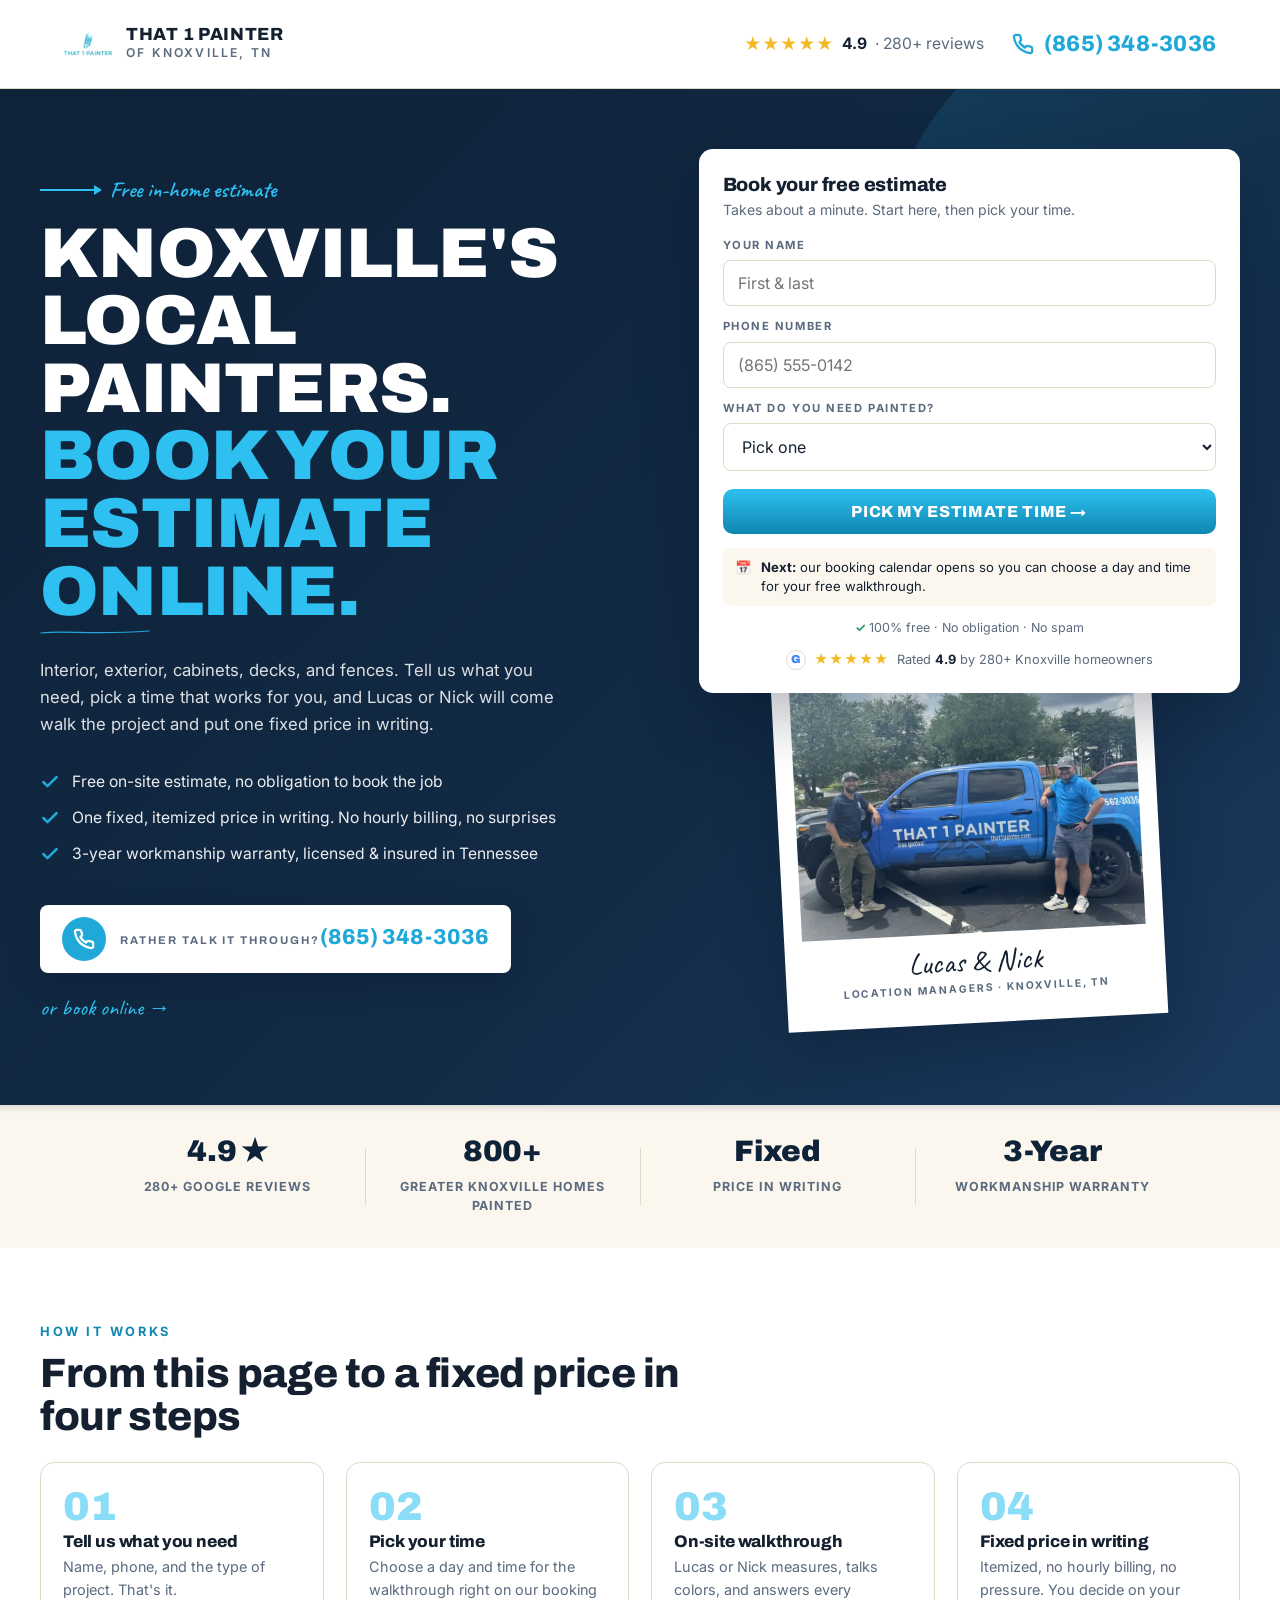
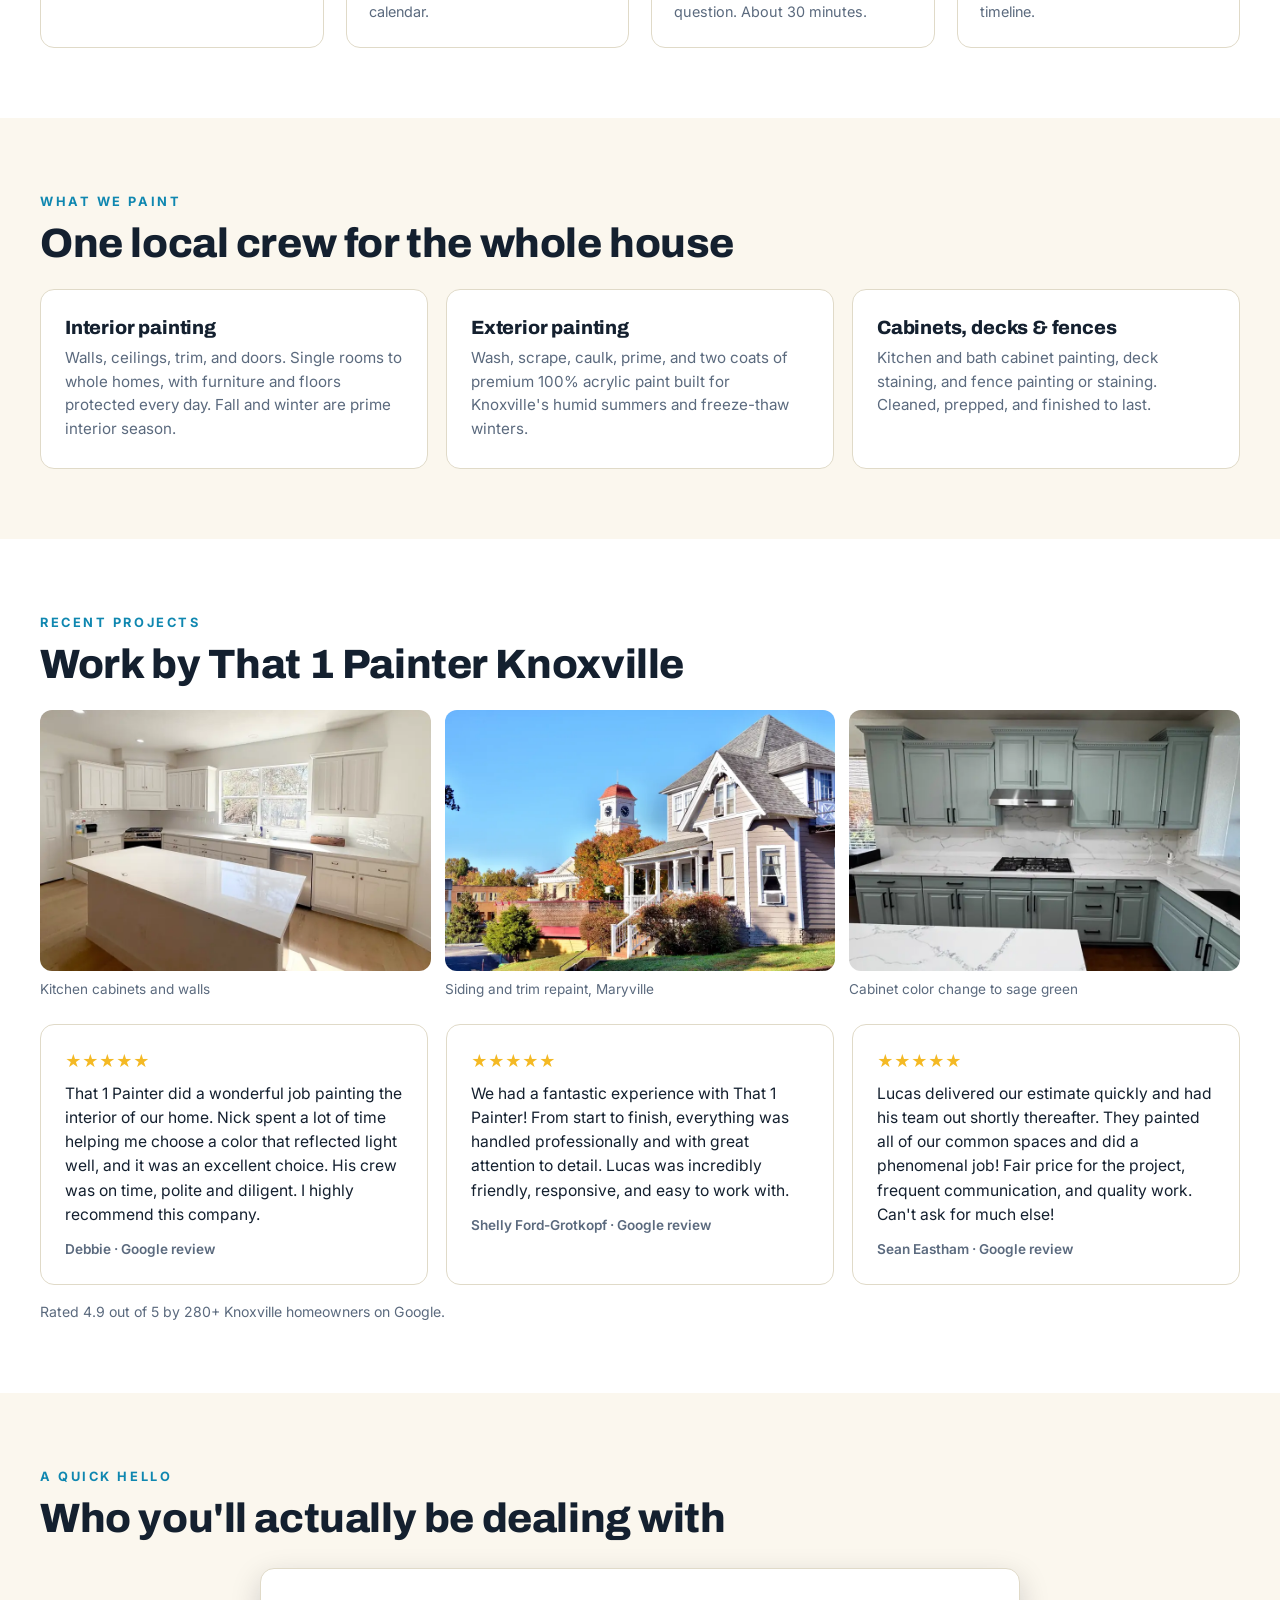
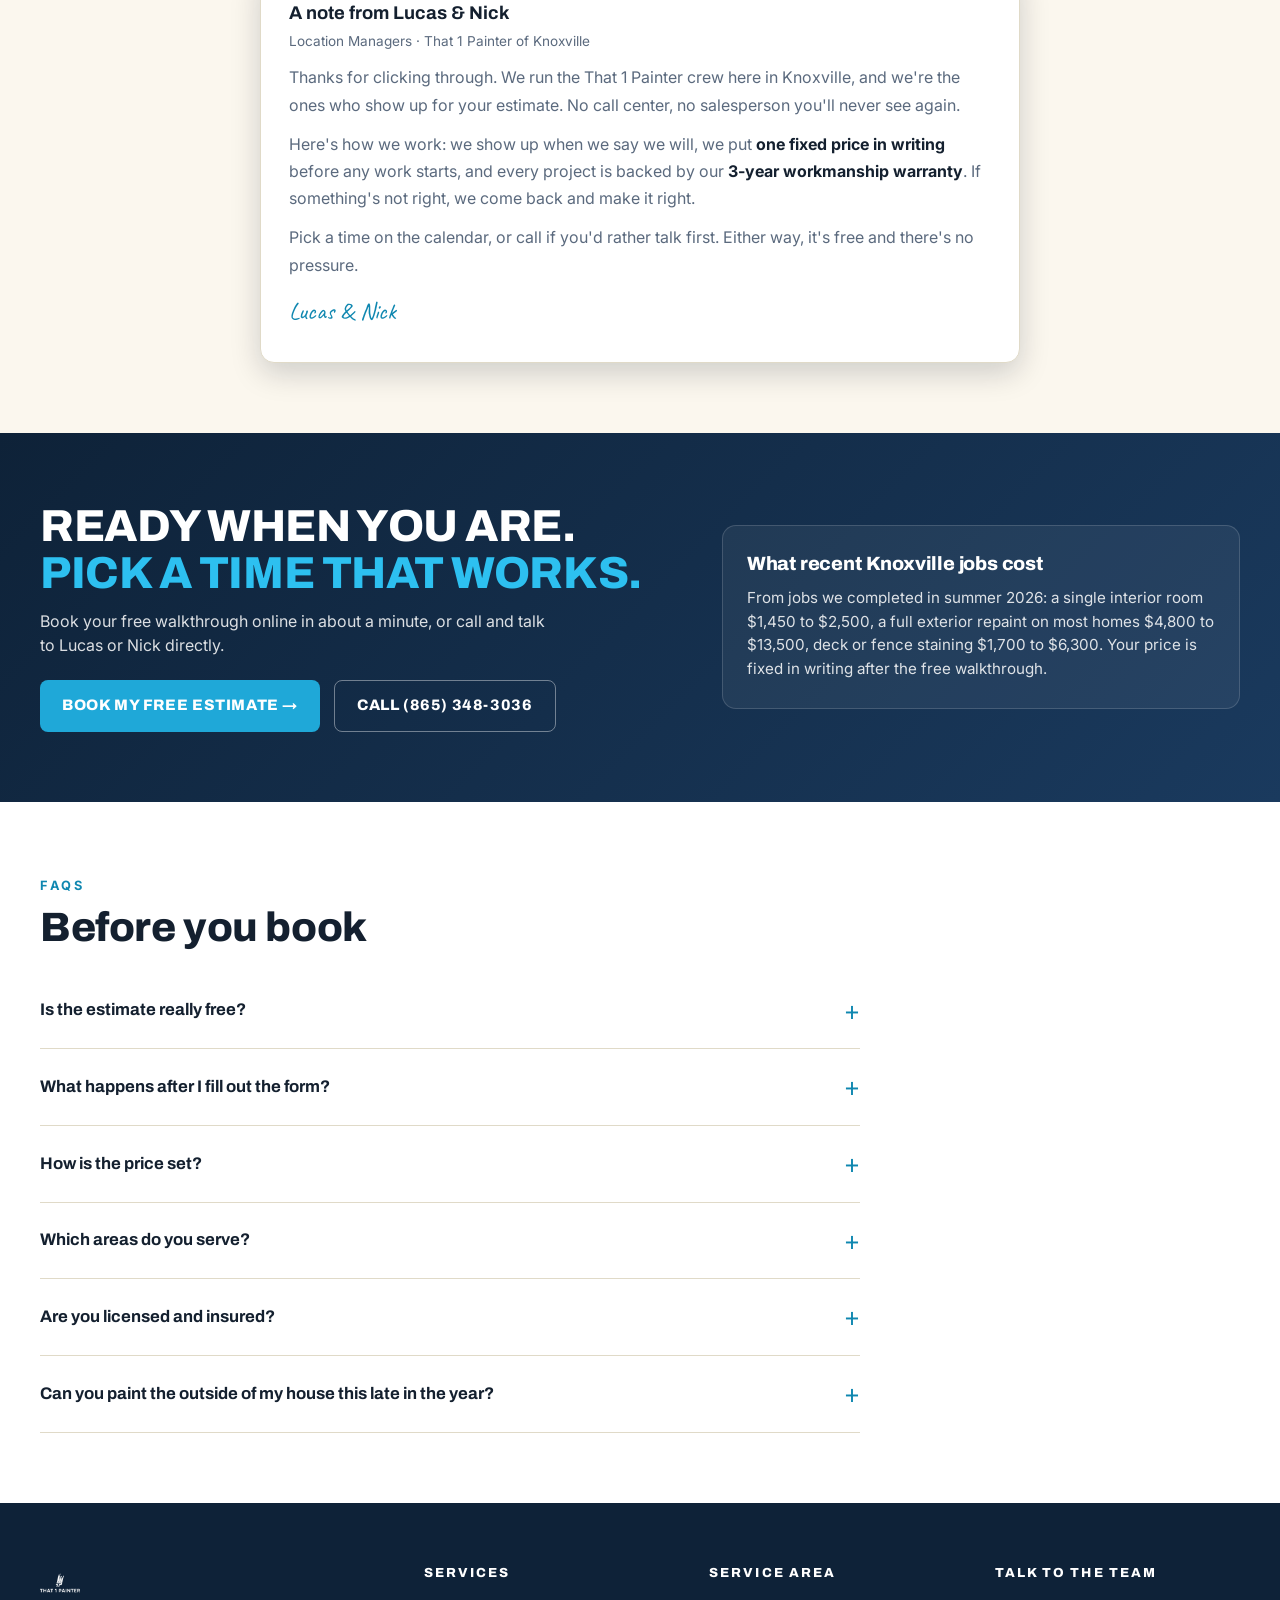
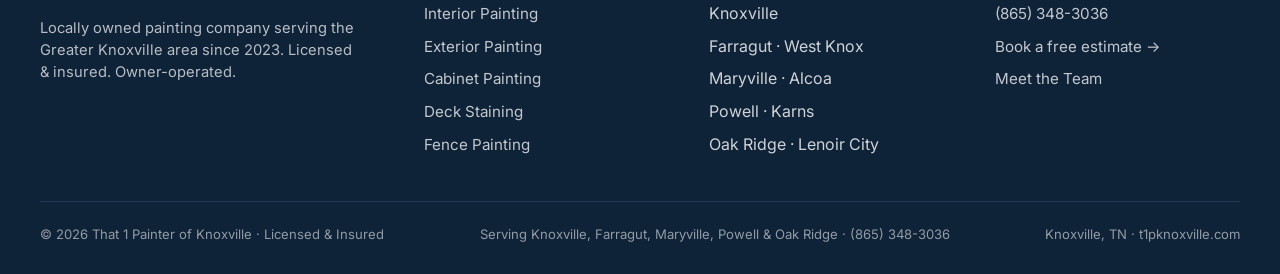
<file: estimate.html>
<!DOCTYPE html>
<html lang="en">
<head>
  <meta charset="UTF-8">
  <meta name="viewport" content="width=device-width, initial-scale=1.0">

  <!-- Google tag (gtag.js) -->
  <script async src="https://www.googletagmanager.com/gtag/js?id=GT-T94FWJ92"></script>
  <script>
    window.dataLayer = window.dataLayer || [];
    function gtag(){dataLayer.push(arguments);}
    gtag('js', new Date());
    gtag('config', 'GT-T94FWJ92');
    gtag('config', 'G-8ZMC1K4EEJ');
    gtag('config', 'AW-11226884509');
    // Website call conversion: swaps the displayed number with a Google forwarding
    // number for ad-click visitors so calls >=60s count in Google Ads.
    gtag('config', 'AW-11226884509/danlCOD02b0ZEJ3Tsukp', { phone_conversion_number: '(865) 348-3036' });
  </script>
  <!-- Microsoft Clarity -->
  <script type="text/javascript">
    (function(c,l,a,r,i,t,y){
        c[a]=c[a]||function(){(c[a].q=c[a].q||[]).push(arguments)};
        t=l.createElement(r);t.async=1;t.src="https://www.clarity.ms/tag/"+i;
        y=l.getElementsByTagName(r)[0];y.parentNode.insertBefore(t,y);
    })(window, document, "clarity", "script", "wvl3fsdmvr");
  </script>
  <!-- Meta Pixel: T1P Knoxville Website (2663338367427497). Lead + Contact events fire from main.js. -->
  <script>
    !function(f,b,e,v,n,t,s){if(f.fbq)return;n=f.fbq=function(){n.callMethod?
    n.callMethod.apply(n,arguments):n.queue.push(arguments)};if(!f._fbq)f._fbq=n;
    n.push=n;n.loaded=!0;n.version='2.0';n.queue=[];t=b.createElement(e);t.async=!0;
    t.src=v;s=b.getElementsByTagName(e)[0];s.parentNode.insertBefore(t,s)}(window,
    document,'script','https://connect.facebook.net/en_US/fbevents.js');
    fbq('init', '2663338367427497');
    fbq('track', 'PageView');
  </script>
  <noscript><img height="1" width="1" style="display:none" alt="" src="https://www.facebook.com/tr?id=2663338367427497&ev=PageView&noscript=1"></noscript>


  <title>Free Painting Estimate in Knoxville - Book Online | That 1 Painter</title>
  <meta name="description" content="Book a free in-home painting estimate with That 1 Painter of Knoxville. Interior, exterior, cabinets, decks, and fences. One fixed price in writing and a 3-year workmanship warranty.">
  <meta name="robots" content="noindex, nofollow">
  <meta property="og:type" content="website">
  <meta property="og:site_name" content="That 1 Painter of Knoxville">
  <meta property="og:title" content="Book your free painting estimate with Knoxville's local crew">
  <meta property="og:description" content="Interior, exterior, cabinets, decks, and fences. Pick a time online, get one fixed price in writing, backed by a 3-year workmanship warranty.">
  <meta property="og:url" content="https://t1pknoxville.com/estimate">
  <link rel="canonical" href="https://t1pknoxville.com/estimate">
  <meta name="theme-color" content="#0E2238">

  <link rel="preconnect" href="https://fonts.googleapis.com">
  <link rel="preconnect" href="https://fonts.gstatic.com" crossorigin>
  <link rel="preload" as="style" href="https://fonts.googleapis.com/css2?family=Archivo:wght@600;700;800;900&family=Inter:wght@400;500;600;700&family=Caveat:wght@500;600;700&display=swap" onload="this.onload=null;this.rel='stylesheet'">
  <noscript><link href="https://fonts.googleapis.com/css2?family=Archivo:wght@600;700;800;900&family=Inter:wght@400;500;600;700&family=Caveat:wght@500;600;700&display=swap" rel="stylesheet"></noscript>
  <link rel="icon" type="image/webp" href="/logo.webp">
  <link rel="stylesheet" href="/assets/css/main.css">

  <style>
    .quote-card select {
      width: 100%;
      border: 1.5px solid var(--line);
      border-radius: 8px;
      padding: 12px 14px;
      font-size: 1rem;
      font-family: inherit;
      background: var(--white);
      color: var(--ink);
    }
    .quote-card select:focus { outline: none; border-color: var(--cyan); }
    .quote-card .next-step {
      display: flex; gap: 10px; align-items: flex-start;
      margin-top: 14px; padding: 10px 12px;
      background: var(--cream); border-radius: 8px;
      font-size: 0.82rem; color: var(--ink); line-height: 1.45;
    }
    .quote-card .next-step b { font-weight: 700; }
    .est-services { display: grid; gap: 18px; grid-template-columns: 1fr; }
    @media (min-width: 760px) { .est-services { grid-template-columns: repeat(3, 1fr); } }
    .est-note {
      max-width: 760px; margin: 28px auto 0;
      background: var(--white); border: 1px solid var(--line); border-radius: 14px;
      padding: 30px 28px; box-shadow: var(--shadow);
    }
    .est-note .who b { display: block; font-family: 'Archivo', sans-serif; font-size: 1.15rem; }
    .est-note .who span { color: var(--muted); font-size: 0.85rem; }
    .est-note p { color: var(--muted); font-size: 1rem; line-height: 1.7; margin-top: 12px; }
    .est-note p b { color: var(--ink); }
    .est-note .sig { font-family: 'Caveat', cursive; font-size: 1.5rem; color: var(--cyan-dark); }
  </style>
</head>
<body>

  <header class="topbar">
    <div class="topbar-inner">
      <a href="/" class="brand"><img src="/logo.webp" alt="That 1 Painter logo"><div><div class="brand-name">THAT 1 PAINTER</div><div class="brand-sub">of Knoxville, TN</div></div></a>
      <div class="topbar-right">
        <div class="reviews-pill"><span class="reviews-stars">★★★★★</span><span><strong>4.9</strong></span><span class="reviews-count">· 280+ reviews</span></div>
        <a href="tel:18653483036" class="topbar-phone"><svg viewBox="0 0 24 24" fill="none" stroke="currentColor" stroke-width="2.5" stroke-linecap="round" stroke-linejoin="round"><path d="M22 16.92v3a2 2 0 0 1-2.18 2 19.79 19.79 0 0 1-8.63-3.07 19.5 19.5 0 0 1-6-6 19.79 19.79 0 0 1-3.07-8.67A2 2 0 0 1 4.11 2h3a2 2 0 0 1 2 1.72c.13.96.36 1.9.7 2.81a2 2 0 0 1-.45 2.11L8.09 9.91a16 16 0 0 0 6 6l1.27-1.27a2 2 0 0 1 2.11-.45c.91.34 1.85.57 2.81.7A2 2 0 0 1 22 16.92z"/></svg>(865) 348-3036</a>
      </div>
    </div>
  </header>

  <section class="hero">
    <div class="hero-inner">
      <div>
        <div class="hero-eyebrow"><span class="arrow"></span><span class="script">Free in-home estimate</span></div>
        <h1>KNOXVILLE'S LOCAL PAINTERS.<br><span class="accent">BOOK YOUR ESTIMATE ONLINE.</span></h1>
        <p class="hero-lead">Interior, exterior, cabinets, decks, and fences. Tell us what you need, pick a time that works for you, and Lucas or Nick will come walk the project and put one fixed price in writing.</p>
        <ul class="hero-list">
          <li>Free on-site estimate, no obligation to book the job</li>
          <li>One fixed, itemized price in writing. No hourly billing, no surprises</li>
          <li>3-year workmanship warranty, licensed &amp; insured in Tennessee</li>
        </ul>
        <div class="hero-ctas">
          <a href="tel:18653483036" class="btn-phone">
            <span class="icon"><svg width="22" height="22" viewBox="0 0 24 24" fill="none" stroke="currentColor" stroke-width="2.5" stroke-linecap="round" stroke-linejoin="round"><path d="M22 16.92v3a2 2 0 0 1-2.18 2 19.79 19.79 0 0 1-8.63-3.07 19.5 19.5 0 0 1-6-6 19.79 19.79 0 0 1-3.07-8.67A2 2 0 0 1 4.11 2h3a2 2 0 0 1 2 1.72c.13.96.36 1.9.7 2.81a2 2 0 0 1-.45 2.11L8.09 9.91a16 16 0 0 0 6 6l1.27-1.27a2 2 0 0 1 2.11-.45c.91.34 1.85.57 2.81.7A2 2 0 0 1 22 16.92z"/></svg></span>
            <span><span class="label">Rather talk it through?</span><span class="number">(865) 348-3036</span></span>
          </a>
          <a href="#quote" class="hero-or">or book online →</a>
        </div>
      </div>

      <div class="hero-right" id="quote">
        <div class="quote-card">
          <h3>Book your free estimate</h3>
          <div class="sub">Takes about a minute. Start here, then pick your time.</div>
          <form data-lead-form data-form-location="facebook-ads" data-booking-url="https://book.housecallpro.com/book/That-1-Painter-Knoxville/28711c05c9d04d958c8163f832b172ea?v2=true&amp;attr=3847">
            <input type="hidden" name="offer" value="facebook-ads">
            <label for="est-name">Your name</label>
            <input id="est-name" name="name" type="text" placeholder="First &amp; last" autocomplete="name" required>
            <label for="est-phone">Phone number</label>
            <input id="est-phone" name="phone" type="tel" placeholder="(865) 555-0142" autocomplete="tel" inputmode="numeric" required>
            <label for="est-service">What do you need painted?</label>
            <select id="est-service" name="service">
              <option value="">Pick one</option>
              <option value="interior">Interior painting</option>
              <option value="exterior">Exterior painting</option>
              <option value="cabinets">Cabinet painting</option>
              <option value="deck">Deck staining</option>
              <option value="fence">Fence painting / staining</option>
              <option value="multiple">More than one / not sure yet</option>
            </select>
            <input type="text" name="_gotcha" tabindex="-1" autocomplete="off" style="position:absolute; left:-9999px;" aria-hidden="true">
            <button class="btn-submit" type="submit">Pick my estimate time →</button>
            <div class="next-step"><span aria-hidden="true">📅</span><span><b>Next:</b> our booking calendar opens so you can choose a day and time for your free walkthrough.</span></div>
            <div class="trust-line">100% free · No obligation · No spam</div>
            <div class="form-rating">
              <span class="g-badge" aria-hidden="true">G</span>
              <span class="stars" aria-hidden="true">★★★★★</span>
              <span>Rated <strong>4.9</strong> by 280+ Knoxville homeowners</span>
            </div>
          </form>
        </div>
        <div class="polaroid"><img src="/assets/img/team-lucas-nick.webp" width="800" height="600" onerror="this.onerror=null;this.src=&apos;/assets/img/team-placeholder.svg&apos;" alt="Lucas and Nick, location managers"><div class="caption"><div class="name">Lucas &amp; Nick</div><div class="role">Location Managers · Knoxville, TN</div></div></div>
      </div>
    </div>
  </section>

  <section class="trust-strip">
    <div class="trust-strip-inner">
      <div class="trust-item"><div class="num">4.9 ★</div><div class="label">280+ Google Reviews</div></div>
      <div class="trust-item"><div class="num">800+</div><div class="label">Greater Knoxville Homes Painted</div></div>
      <div class="trust-item"><div class="num">Fixed</div><div class="label">Price in Writing</div></div>
      <div class="trust-item"><div class="num">3-Year</div><div class="label">Workmanship Warranty</div></div>
    </div>
  </section>

  <section class="bg-white">
    <div class="container">
      <span class="section-eyebrow">How It Works</span>
      <h2 class="section-title">From this page to a fixed price in four steps</h2>
      <div class="process-grid mt-24">
        <div class="step"><div class="step-num">01</div><h4>Tell us what you need</h4><p>Name, phone, and the type of project. That's it.</p></div>
        <div class="step"><div class="step-num">02</div><h4>Pick your time</h4><p>Choose a day and time for the walkthrough right on our booking calendar.</p></div>
        <div class="step"><div class="step-num">03</div><h4>On-site walkthrough</h4><p>Lucas or Nick measures, talks colors, and answers every question. About 30 minutes.</p></div>
        <div class="step"><div class="step-num">04</div><h4>Fixed price in writing</h4><p>Itemized, no hourly billing, no pressure. You decide on your timeline.</p></div>
      </div>
    </div>
  </section>

  <section class="bg-cream">
    <div class="container">
      <span class="section-eyebrow">What We Paint</span>
      <h2 class="section-title">One local crew for the whole house</h2>
      <div class="est-services mt-24">
        <div class="card"><h3>Interior painting</h3><p>Walls, ceilings, trim, and doors. Single rooms to whole homes, with furniture and floors protected every day. Fall and winter are prime interior season.</p></div>
        <div class="card"><h3>Exterior painting</h3><p>Wash, scrape, caulk, prime, and two coats of premium 100% acrylic paint built for Knoxville's humid summers and freeze-thaw winters.</p></div>
        <div class="card"><h3>Cabinets, decks &amp; fences</h3><p>Kitchen and bath cabinet painting, deck staining, and fence painting or staining. Cleaned, prepped, and finished to last.</p></div>
      </div>
    </div>
  </section>

  <section class="bg-white">
    <div class="container">
      <span class="section-eyebrow">Recent Projects</span>
      <h2 class="section-title">Work by That 1 Painter Knoxville</h2>
      <div class="project-grid mt-24">
        <figure><img src="/assets/img/projects/interior-1.webp" width="900" height="600" loading="lazy" decoding="async" alt="Freshly painted white kitchen cabinets and walls in a Knoxville home by That 1 Painter"><figcaption>Kitchen cabinets and walls</figcaption></figure>
        <figure><img src="/assets/img/projects/exterior-3.webp" width="900" height="600" loading="lazy" decoding="async" alt="Repainted two-story home with fresh siding and white trim near downtown Maryville, Tennessee"><figcaption>Siding and trim repaint, Maryville</figcaption></figure>
        <figure><img src="/assets/img/projects/interior-2.webp" width="900" height="600" loading="lazy" decoding="async" alt="Kitchen cabinets painted sage green with crisp trim in a Knoxville area home"><figcaption>Cabinet color change to sage green</figcaption></figure>
      </div>
      <div class="reviews-grid mt-24">
        <div class="review-card"><div class="stars" aria-label="5 out of 5 stars">★★★★★</div><p class="quote">That 1 Painter did a wonderful job painting the interior of our home. Nick spent a lot of time helping me choose a color that reflected light well, and it was an excellent choice. His crew was on time, polite and diligent. I highly recommend this company.</p><div class="who">Debbie · Google review</div></div>
        <div class="review-card"><div class="stars" aria-label="5 out of 5 stars">★★★★★</div><p class="quote">We had a fantastic experience with That 1 Painter! From start to finish, everything was handled professionally and with great attention to detail. Lucas was incredibly friendly, responsive, and easy to work with.</p><div class="who">Shelly Ford-Grotkopf · Google review</div></div>
        <div class="review-card"><div class="stars" aria-label="5 out of 5 stars">★★★★★</div><p class="quote">Lucas delivered our estimate quickly and had his team out shortly thereafter. They painted all of our common spaces and did a phenomenal job! Fair price for the project, frequent communication, and quality work. Can't ask for much else!</p><div class="who">Sean Eastham · Google review</div></div>
      </div>
      <p class="price-note">Rated 4.9 out of 5 by 280+ Knoxville homeowners on Google.</p>
    </div>
  </section>

  <section class="bg-cream">
    <div class="container">
      <span class="section-eyebrow">A Quick Hello</span>
      <h2 class="section-title">Who you'll actually be dealing with</h2>
      <div class="est-note">
        <div class="who">
          <b>A note from Lucas &amp; Nick</b>
          <span>Location Managers · That 1 Painter of Knoxville</span>
        </div>
        <p>Thanks for clicking through. We run the That 1 Painter crew here in Knoxville, and we're the ones who show up for your estimate. No call center, no salesperson you'll never see again.</p>
        <p>Here's how we work: we show up when we say we will, we put <b>one fixed price in writing</b> before any work starts, and every project is backed by our <b>3-year workmanship warranty</b>. If something's not right, we come back and make it right.</p>
        <p>Pick a time on the calendar, or call if you'd rather talk first. Either way, it's free and there's no pressure.</p>
        <p class="sig">Lucas &amp; Nick</p>
      </div>
    </div>
  </section>

  <section class="cta-band">
    <div class="container">
      <div>
        <h2>Ready when you are. <span class="accent">Pick a time that works.</span></h2>
        <p>Book your free walkthrough online in about a minute, or call and talk to Lucas or Nick directly.</p>
        <div class="ctas">
          <a href="#quote" class="btn-cyan">Book my free estimate →</a>
          <a href="tel:18653483036" class="btn-ghost">Call (865) 348-3036</a>
        </div>
      </div>
      <div class="card" style="background:rgba(255,255,255,0.06); border-color:rgba(255,255,255,0.15);">
        <h3 style="color:#fff;">What recent Knoxville jobs cost</h3>
        <p style="color:rgba(255,255,255,0.85); font-size:0.95rem;">From jobs we completed in summer 2026: a single interior room $1,450 to $2,500, a full exterior repaint on most homes $4,800 to $13,500, deck or fence staining $1,700 to $6,300. Your price is fixed in writing after the free walkthrough.</p>
      </div>
    </div>
  </section>

  <section class="bg-white">
    <div class="container">
      <span class="section-eyebrow">FAQs</span>
      <h2 class="section-title">Before you book</h2>
      <div class="faq-list mt-24">
        <details class="faq-item"><summary>Is the estimate really free?</summary><p>Yes. The on-site walkthrough and the written price are free, and there's no obligation to book the job.</p></details>
        <details class="faq-item"><summary>What happens after I fill out the form?</summary><p>Our booking calendar opens so you can choose a day and time for the walkthrough. If you'd rather not pick a time online, just close it: Lucas or Nick will call you back within an hour during business hours (Mon to Fri 8am to 6pm, Sat 9am to 2pm ET).</p></details>
        <details class="faq-item"><summary>How is the price set?</summary><p>We walk the project with you, measure, and factor in prep, surfaces, and paint. Then you get one fixed, itemized price in writing. No hourly billing and no "it ran over" at the end.</p></details>
        <details class="faq-item"><summary>Which areas do you serve?</summary><p>Knoxville and all of Knox County, plus Farragut, Maryville, Alcoa, Powell, Karns, Hardin Valley, Oak Ridge, and Lenoir City. Call (865) 348-3036 if you're not sure we cover your address.</p></details>
        <details class="faq-item"><summary>Are you licensed and insured?</summary><p>Yes. That 1 Painter of Knoxville is licensed and insured in Tennessee, and every project comes with a written 3-year workmanship warranty.</p></details>
        <details class="faq-item"><summary>Can you paint the outside of my house this late in the year?</summary><p>Usually through early November. We don't paint below 50°F overnight or with rain in the forecast, so we schedule around the weather. Interior work runs all winter.</p></details>
      </div>
    </div>
  </section>

  <footer>
    <div class="footer-inner">
      <div class="footer-brand"><img src="/logo.webp" alt="That 1 Painter"><p>Locally owned painting company serving the Greater Knoxville area since 2023. Licensed &amp; insured. Owner-operated.</p></div>
      <div><h5>Services</h5><ul><li><a href="/interior">Interior Painting</a></li><li><a href="/exterior">Exterior Painting</a></li><li><a href="/cabinets">Cabinet Painting</a></li><li><a href="/deck-staining">Deck Staining</a></li><li><a href="/fence-painting">Fence Painting</a></li></ul></div>
      <div><h5>Service Area</h5><ul><li>Knoxville</li><li>Farragut · West Knox</li><li>Maryville · Alcoa</li><li>Powell · Karns</li><li>Oak Ridge · Lenoir City</li></ul></div>
      <div><h5>Talk to the Team</h5><ul><li><a href="tel:18653483036">(865) 348-3036</a></li><li><a href="#quote">Book a free estimate →</a></li><li><a href="/about">Meet the Team</a></li></ul></div>
    </div>
    <div class="footer-bottom"><div>© 2026 That 1 Painter of Knoxville · Licensed &amp; Insured</div><div>Serving Knoxville, Farragut, Maryville, Powell &amp; Oak Ridge · (865) 348-3036</div><div>Knoxville, TN · t1pknoxville.com</div></div>
  </footer>

  <div class="sticky-cta">
    <a href="tel:18653483036" class="call"><svg width="16" height="16" viewBox="0 0 24 24" fill="none" stroke="currentColor" stroke-width="2.5" stroke-linecap="round" stroke-linejoin="round"><path d="M22 16.92v3a2 2 0 0 1-2.18 2 19.79 19.79 0 0 1-8.63-3.07 19.5 19.5 0 0 1-6-6 19.79 19.79 0 0 1-3.07-8.67A2 2 0 0 1 4.11 2h3a2 2 0 0 1 2 1.72c.13.96.36 1.9.7 2.81a2 2 0 0 1-.45 2.11L8.09 9.91a16 16 0 0 0 6 6l1.27-1.27a2 2 0 0 1 2.11-.45c.91.34 1.85.57 2.81.7A2 2 0 0 1 22 16.92z"/></svg>Call the team</a>
    <a href="#quote" class="quote">Book estimate</a>
  </div>

  <script src="/assets/js/main.js" defer></script>
  <script async src="https://online-booking.housecallpro.com/script.js?token=28711c05c9d04d958c8163f832b172ea&orgName=That-1-Painter-Knoxville"></script>
</body>
</html>
</file>
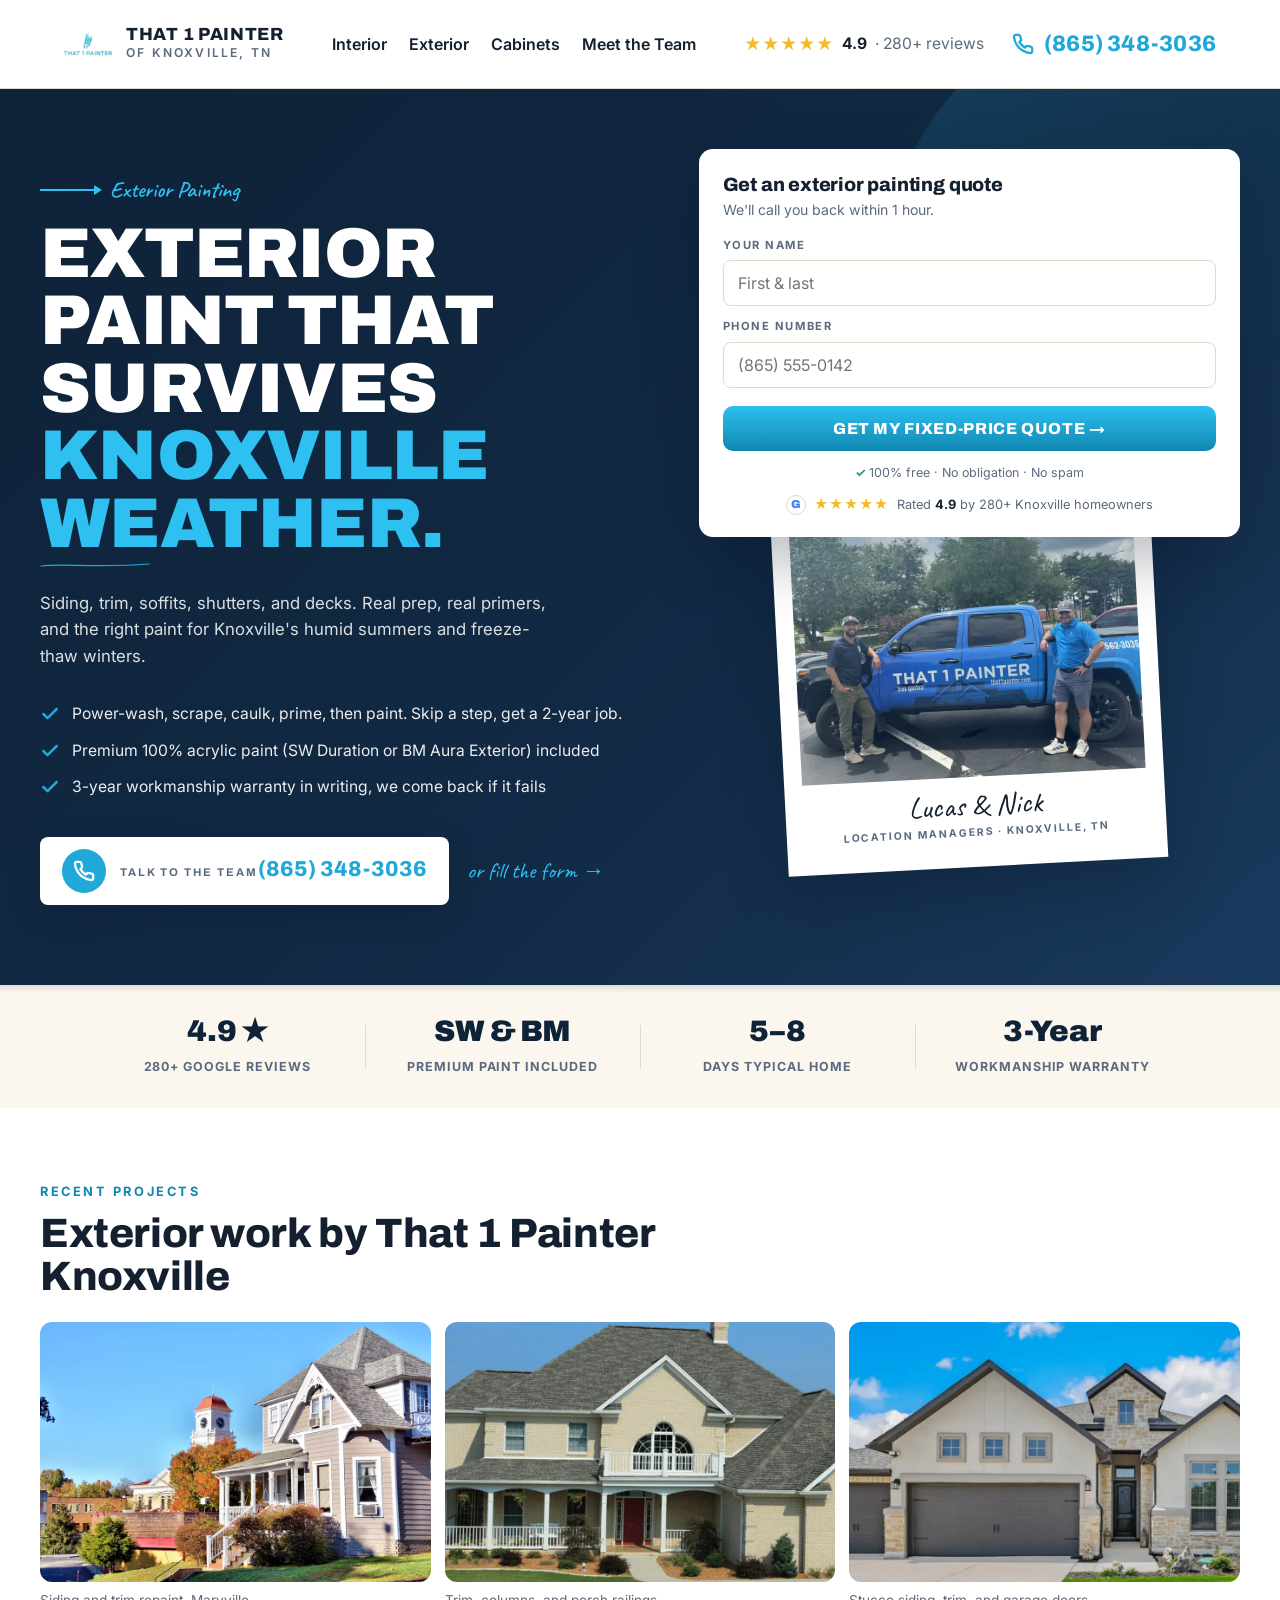
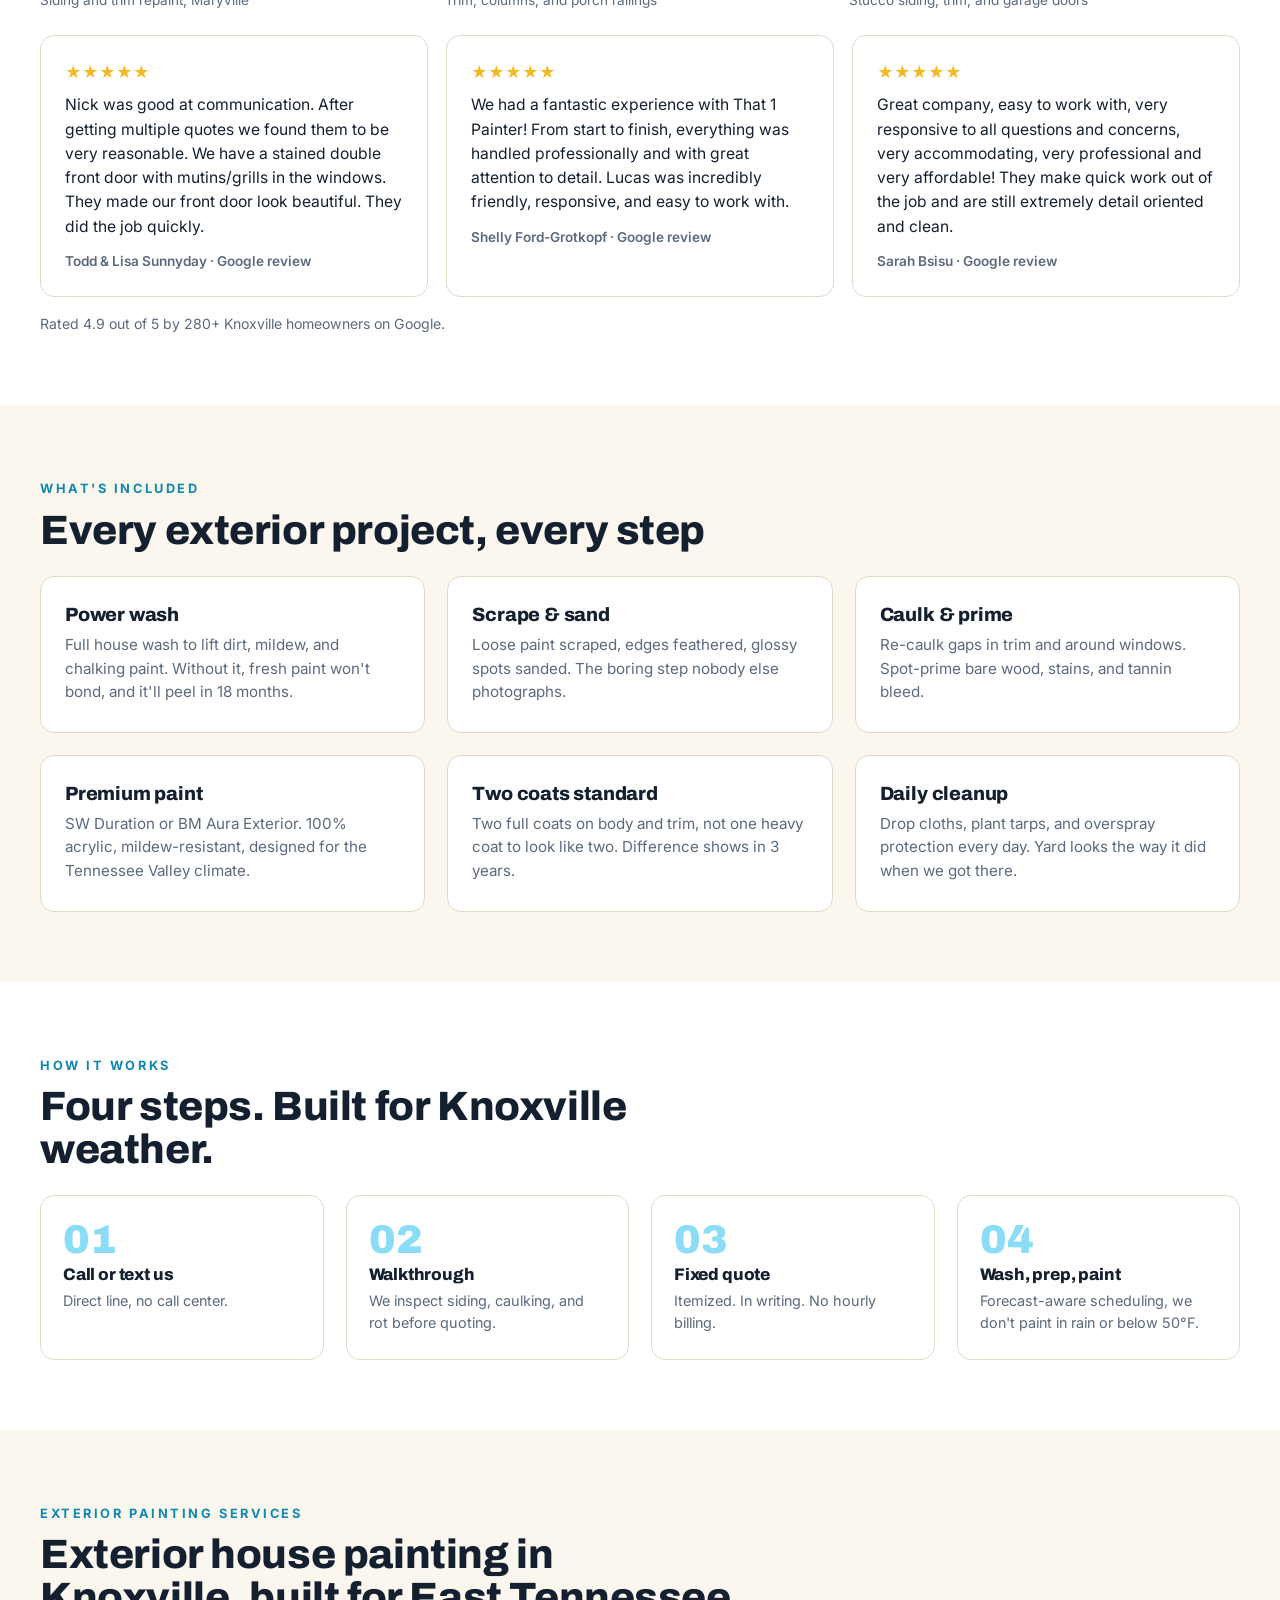
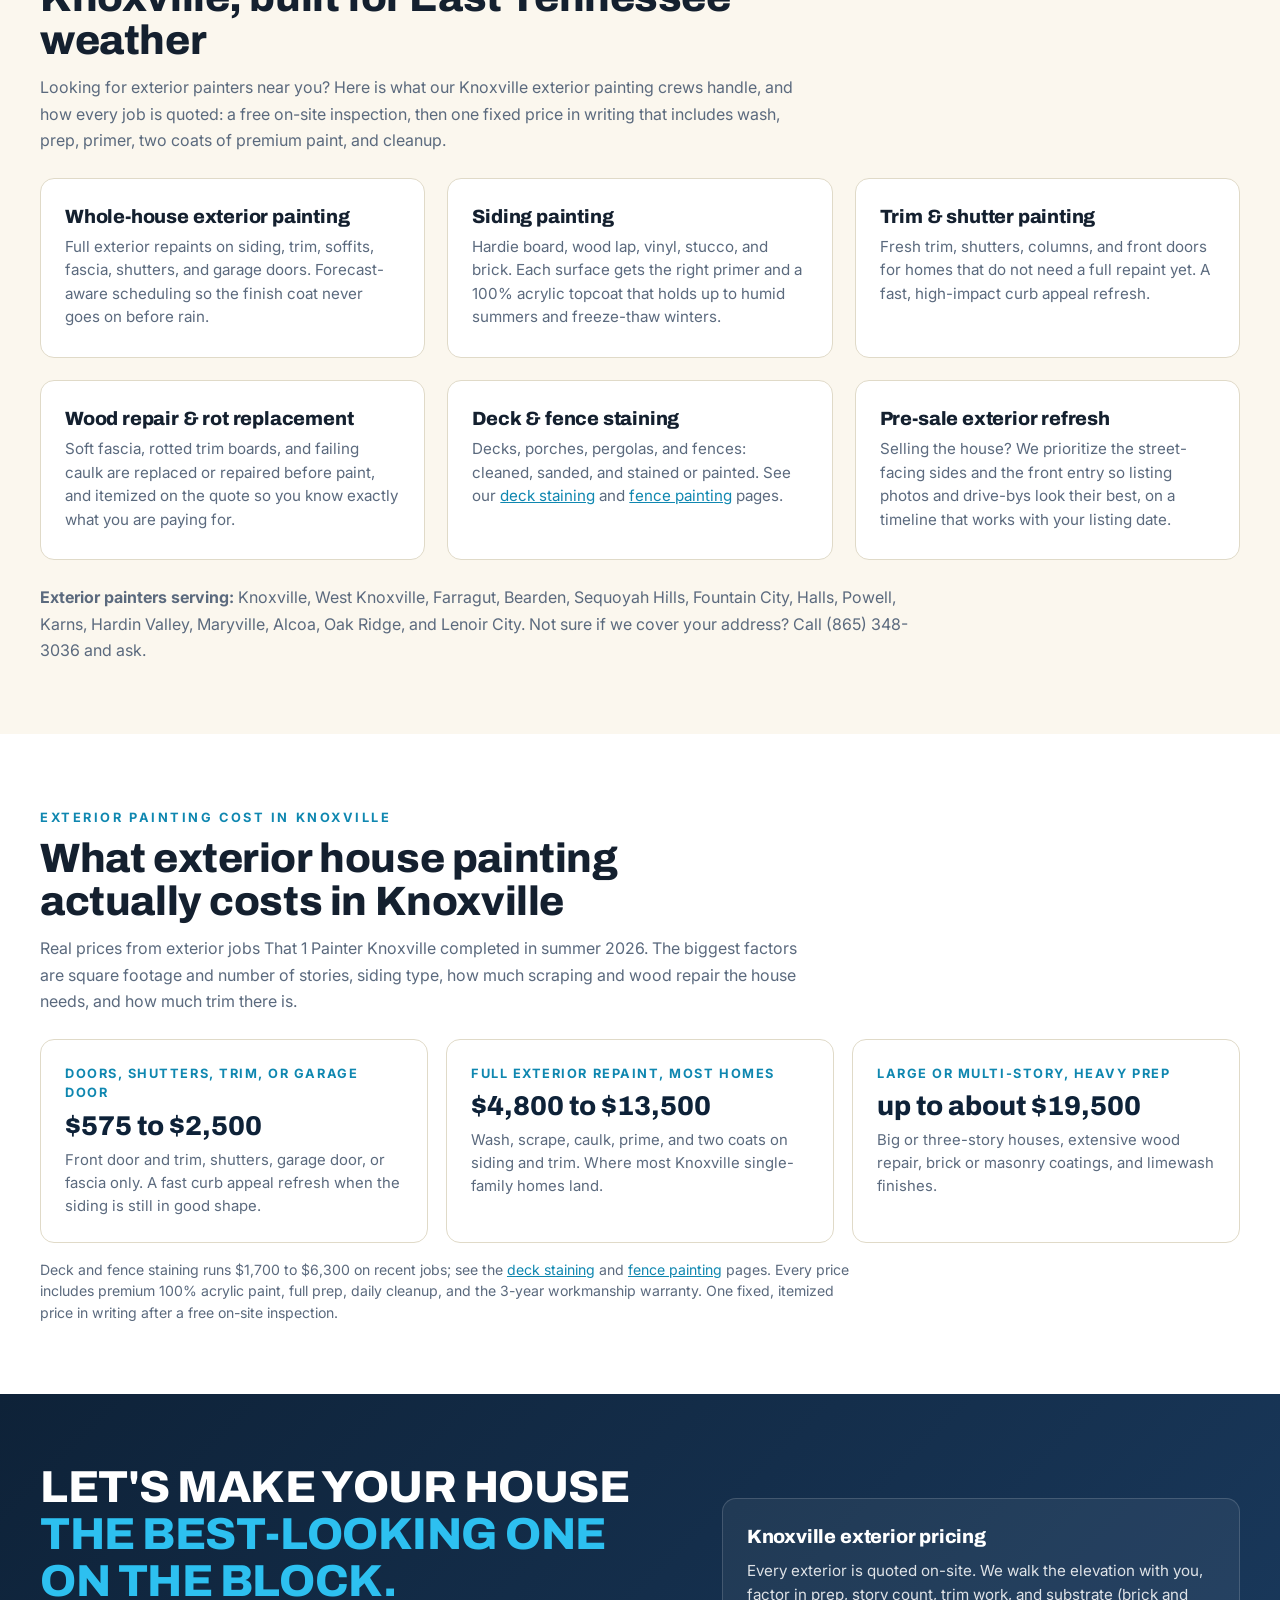
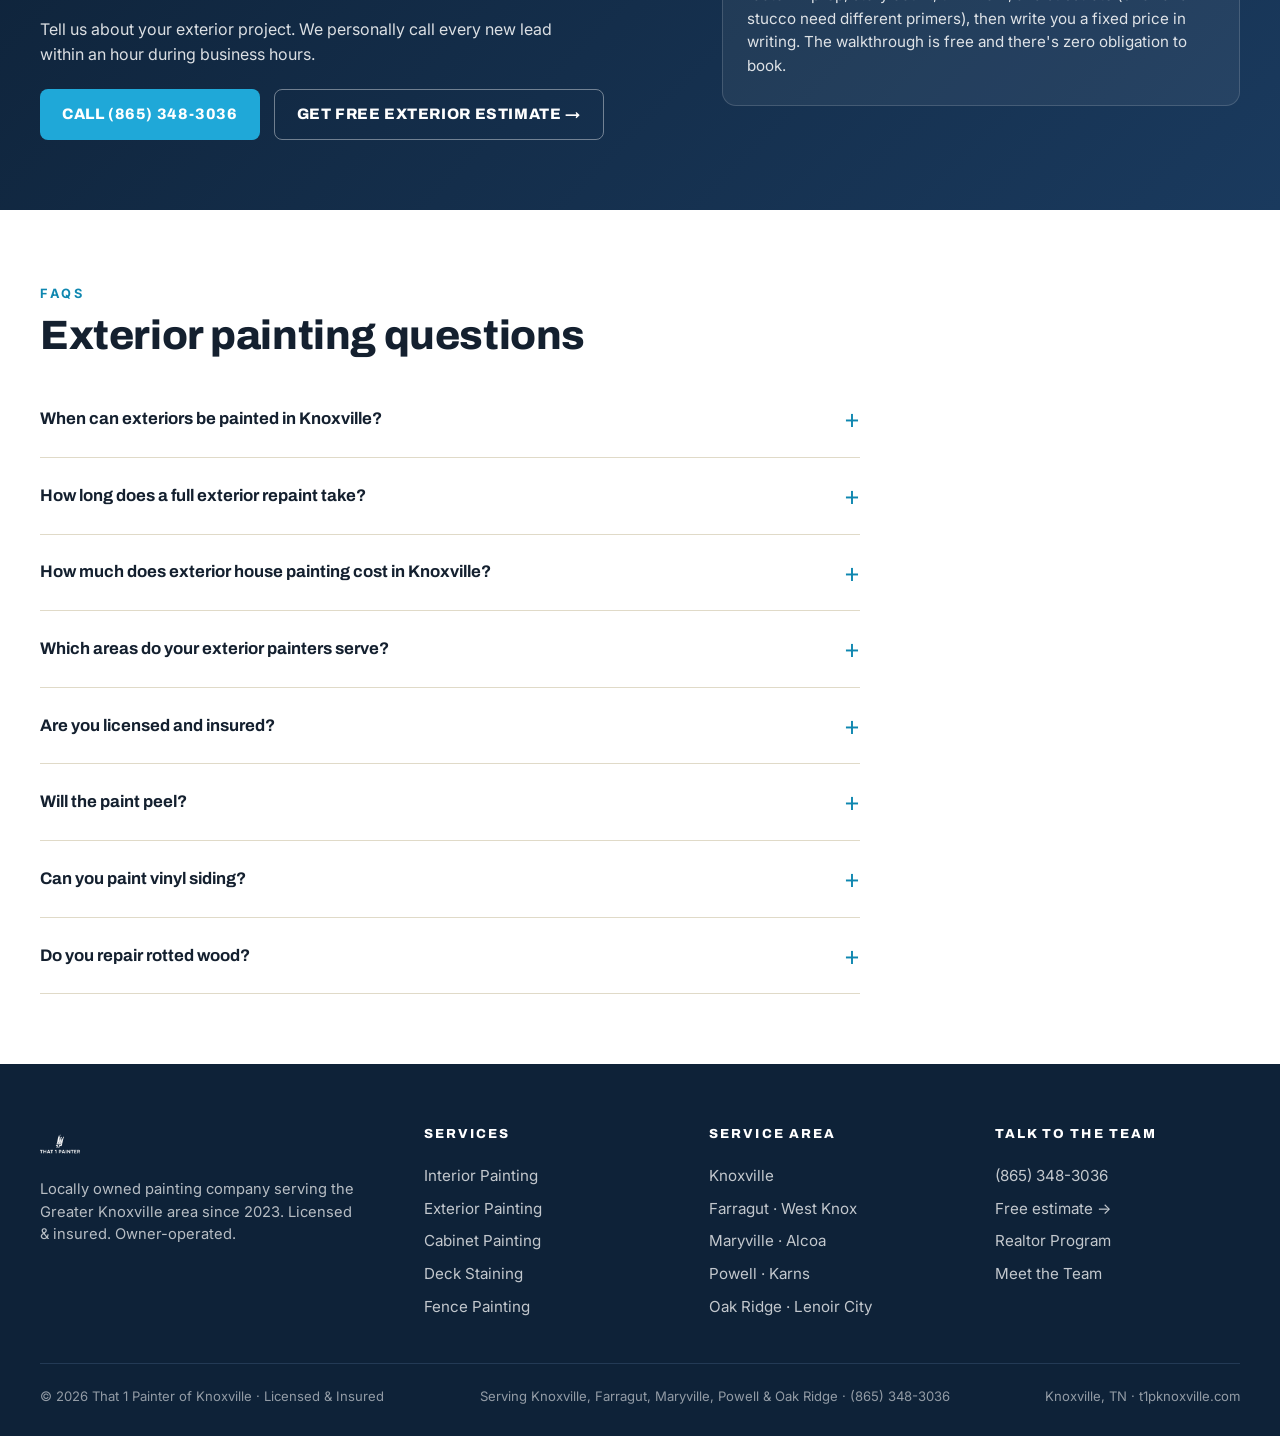
<file: exterior.html>
<!DOCTYPE html>
<html lang="en">
<head>
  <meta charset="UTF-8">
  <meta name="viewport" content="width=device-width, initial-scale=1.0">

  <!-- Google tag (gtag.js) -->
  <script async src="https://www.googletagmanager.com/gtag/js?id=GT-T94FWJ92"></script>
  <script>
    window.dataLayer = window.dataLayer || [];
    function gtag(){dataLayer.push(arguments);}
    gtag('js', new Date());
    gtag('config', 'GT-T94FWJ92');
    gtag('config', 'G-8ZMC1K4EEJ');
    gtag('config', 'AW-11226884509');
    // Website call conversion: swaps the displayed number with a Google forwarding
    // number for ad-click visitors so calls >=60s count in Google Ads.
    gtag('config', 'AW-11226884509/danlCOD02b0ZEJ3Tsukp', { phone_conversion_number: '(865) 348-3036' });
  </script>
  <!-- Microsoft Clarity -->
  <script type="text/javascript">
    (function(c,l,a,r,i,t,y){
        c[a]=c[a]||function(){(c[a].q=c[a].q||[]).push(arguments)};
        t=l.createElement(r);t.async=1;t.src="https://www.clarity.ms/tag/"+i;
        y=l.getElementsByTagName(r)[0];y.parentNode.insertBefore(t,y);
    })(window, document, "clarity", "script", "wvl3fsdmvr");
  </script>
  <!-- Meta Pixel: T1P Knoxville Website (2663338367427497). Lead + Contact events fire from main.js. -->
  <script>
    !function(f,b,e,v,n,t,s){if(f.fbq)return;n=f.fbq=function(){n.callMethod?
    n.callMethod.apply(n,arguments):n.queue.push(arguments)};if(!f._fbq)f._fbq=n;
    n.push=n;n.loaded=!0;n.version='2.0';n.queue=[];t=b.createElement(e);t.async=!0;
    t.src=v;s=b.getElementsByTagName(e)[0];s.parentNode.insertBefore(t,s)}(window,
    document,'script','https://connect.facebook.net/en_US/fbevents.js');
    fbq('init', '2663338367427497');
    fbq('track', 'PageView');
  </script>
  <noscript><img height="1" width="1" style="display:none" alt="" src="https://www.facebook.com/tr?id=2663338367427497&ev=PageView&noscript=1"></noscript>


  <title>Exterior House Painters in Knoxville, TN - That 1 Painter</title>
  <meta name="description" content="Exterior house painting in Knoxville, TN. Siding, trim, soffits, shutters. Real prep, premium paint, 3-year workmanship warranty. Free estimate from location managers Lucas &amp; Nick.">
  <link rel="canonical" href="https://t1pknoxville.com/exterior">
  <meta name="theme-color" content="#0E2238">

  <link rel="preconnect" href="https://fonts.googleapis.com">
  <link rel="preconnect" href="https://fonts.gstatic.com" crossorigin>
  <link rel="preload" as="style" href="https://fonts.googleapis.com/css2?family=Archivo:wght@600;700;800;900&family=Inter:wght@400;500;600;700&family=Caveat:wght@500;600;700&display=swap" onload="this.onload=null;this.rel='stylesheet'">
  <noscript><link href="https://fonts.googleapis.com/css2?family=Archivo:wght@600;700;800;900&family=Inter:wght@400;500;600;700&family=Caveat:wght@500;600;700&display=swap" rel="stylesheet"></noscript>
  <link rel="icon" type="image/webp" href="/logo.webp">
  <link rel="stylesheet" href="/assets/css/main.css">

  <script type="application/ld+json">
  {"@context":"https://schema.org","@type":"Service","serviceType":"Exterior Painting","provider":{"@type":"Painter","name":"That 1 Painter of Knoxville","telephone":"+18653483036","url":"https://t1pknoxville.com/"},"areaServed":["Knoxville","Maryville","Powell","Farragut","Oak Ridge"],"aggregateRating":{"@type":"AggregateRating","ratingValue":"4.9","reviewCount": "281"}}
  </script>
</head>
<body>

  <header class="topbar">
    <div class="topbar-inner">
      <a href="/" class="brand"><img src="/logo.webp" alt="That 1 Painter logo"><div><div class="brand-name">THAT 1 PAINTER</div><div class="brand-sub">of Knoxville, TN</div></div></a>
      <nav class="topbar-nav"><a href="/interior">Interior</a><a href="/exterior">Exterior</a><a href="/cabinets">Cabinets</a><a href="/about">Meet the Team</a></nav>
      <div class="topbar-right">
        <div class="reviews-pill"><span class="reviews-stars">★★★★★</span><span><strong>4.9</strong></span><span class="reviews-count">· 280+ reviews</span></div>
        <a href="tel:18653483036" class="topbar-phone"><svg viewBox="0 0 24 24" fill="none" stroke="currentColor" stroke-width="2.5" stroke-linecap="round" stroke-linejoin="round"><path d="M22 16.92v3a2 2 0 0 1-2.18 2 19.79 19.79 0 0 1-8.63-3.07 19.5 19.5 0 0 1-6-6 19.79 19.79 0 0 1-3.07-8.67A2 2 0 0 1 4.11 2h3a2 2 0 0 1 2 1.72c.13.96.36 1.9.7 2.81a2 2 0 0 1-.45 2.11L8.09 9.91a16 16 0 0 0 6 6l1.27-1.27a2 2 0 0 1 2.11-.45c.91.34 1.85.57 2.81.7A2 2 0 0 1 22 16.92z"/></svg>(865) 348-3036</a>
      </div>
    </div>
  </header>

  <section class="hero">
    <div class="hero-inner">
      <div>
        <div class="hero-eyebrow"><span class="arrow"></span><span class="script">Exterior Painting</span></div>
        <h1>EXTERIOR PAINT THAT<br>SURVIVES <span class="accent">KNOXVILLE WEATHER.</span></h1>
        <p class="hero-lead">Siding, trim, soffits, shutters, and decks. Real prep, real primers, and the right paint for Knoxville's humid summers and freeze-thaw winters.</p>
        <ul class="hero-list">
          <li>Power-wash, scrape, caulk, prime, then paint. Skip a step, get a 2-year job.</li>
          <li>Premium 100% acrylic paint (SW Duration or BM Aura Exterior) included</li>
          <li>3-year workmanship warranty in writing, we come back if it fails</li>
        </ul>
        <div class="hero-ctas">
          <a href="tel:18653483036" class="btn-phone">
            <span class="icon"><svg width="22" height="22" viewBox="0 0 24 24" fill="none" stroke="currentColor" stroke-width="2.5" stroke-linecap="round" stroke-linejoin="round"><path d="M22 16.92v3a2 2 0 0 1-2.18 2 19.79 19.79 0 0 1-8.63-3.07 19.5 19.5 0 0 1-6-6 19.79 19.79 0 0 1-3.07-8.67A2 2 0 0 1 4.11 2h3a2 2 0 0 1 2 1.72c.13.96.36 1.9.7 2.81a2 2 0 0 1-.45 2.11L8.09 9.91a16 16 0 0 0 6 6l1.27-1.27a2 2 0 0 1 2.11-.45c.91.34 1.85.57 2.81.7A2 2 0 0 1 22 16.92z"/></svg></span>
            <span><span class="label">Talk to the Team</span><span class="number">(865) 348-3036</span></span>
          </a>
          <a href="#quote" class="hero-or">or fill the form →</a>
        </div>
      </div>

      <div class="hero-right" id="quote">
        <div class="quote-card">
          <h3>Get an exterior painting quote</h3>
          <div class="sub">We'll call you back within 1 hour.</div>
          <form data-lead-form data-form-location="exterior-hero">
            <label for="lf-name">Your name</label>
            <input id="lf-name" name="name" type="text" placeholder="First & last" autocomplete="name" required>
            <label for="lf-phone">Phone number</label>
            <input id="lf-phone" name="phone" type="tel" placeholder="(865) 555-0142" autocomplete="tel" inputmode="numeric" required>
            <input type="text" name="_gotcha" tabindex="-1" autocomplete="off" style="position:absolute; left:-9999px;" aria-hidden="true">
            <button class="btn-submit" type="submit">Get my fixed-price quote →</button>
            <div class="trust-line">100% free · No obligation · No spam</div>
            <div class="form-rating">
              <span class="g-badge" aria-hidden="true">G</span>
              <span class="stars" aria-hidden="true">★★★★★</span>
              <span>Rated <strong>4.9</strong> by 280+ Knoxville homeowners</span>
            </div>
          </form>
        </div>
        <div class="polaroid"><img src="/assets/img/team-lucas-nick.webp" width="800" height="600" onerror="this.onerror=null;this.src=&apos;/assets/img/team-placeholder.svg&apos;" alt="Lucas and Nick, location managers"><div class="caption"><div class="name">Lucas &amp; Nick</div><div class="role">Location Managers · Knoxville, TN</div></div></div>
      </div>
    </div>
  </section>

  <section class="trust-strip">
    <div class="trust-strip-inner">
      <div class="trust-item"><div class="num">4.9 ★</div><div class="label">280+ Google Reviews</div></div>
      <div class="trust-item"><div class="num">SW &amp; BM</div><div class="label">Premium Paint Included</div></div>
      <div class="trust-item"><div class="num">5–8</div><div class="label">Days typical home</div></div>
      <div class="trust-item"><div class="num">3-Year</div><div class="label">Workmanship Warranty</div></div>
    </div>
  </section>

  <!-- Proof: recent work + real Google reviews -->
  <section class="bg-white">
    <div class="container">
      <span class="section-eyebrow">Recent Projects</span>
      <h2 class="section-title">Exterior work by That 1 Painter Knoxville</h2>
      <div class="project-grid mt-24">
        <figure><img src="/assets/img/projects/exterior-3.webp" width="900" height="600" loading="lazy" decoding="async" alt="Repainted two-story home with fresh siding and white trim near downtown Maryville, Tennessee"><figcaption>Siding and trim repaint, Maryville</figcaption></figure>
        <figure><img src="/assets/img/projects/exterior-2.webp" width="900" height="600" loading="lazy" decoding="async" alt="Two-story brick home with freshly painted white trim, porch columns, and railings"><figcaption>Trim, columns, and porch railings</figcaption></figure>
        <figure><img src="/assets/img/projects/exterior-1.webp" width="900" height="600" loading="lazy" decoding="async" alt="Single-story home with newly painted stucco siding, trim, and garage doors"><figcaption>Stucco siding, trim, and garage doors</figcaption></figure>
      </div>
      <div class="reviews-grid mt-24">
        <div class="review-card"><div class="stars" aria-label="5 out of 5 stars">★★★★★</div><p class="quote">Nick was good at communication. After getting multiple quotes we found them to be very reasonable. We have a stained double front door with mutins/grills in the windows. They made our front door look beautiful. They did the job quickly.</p><div class="who">Todd &amp; Lisa Sunnyday · Google review</div></div>
        <div class="review-card"><div class="stars" aria-label="5 out of 5 stars">★★★★★</div><p class="quote">We had a fantastic experience with That 1 Painter! From start to finish, everything was handled professionally and with great attention to detail. Lucas was incredibly friendly, responsive, and easy to work with.</p><div class="who">Shelly Ford-Grotkopf · Google review</div></div>
        <div class="review-card"><div class="stars" aria-label="5 out of 5 stars">★★★★★</div><p class="quote">Great company, easy to work with, very responsive to all questions and concerns, very accommodating, very professional and very affordable! They make quick work out of the job and are still extremely detail oriented and clean.</p><div class="who">Sarah Bsisu · Google review</div></div>
      </div>
      <p class="price-note">Rated 4.9 out of 5 by 280+ Knoxville homeowners on Google.</p>
    </div>
  </section>

  <section class="bg-cream">
    <div class="container">
      <span class="section-eyebrow">What's Included</span>
      <h2 class="section-title">Every exterior project, every step</h2>
      <div class="cards-3 mt-24">
        <div class="card"><h3>Power wash</h3><p>Full house wash to lift dirt, mildew, and chalking paint. Without it, fresh paint won't bond, and it'll peel in 18 months.</p></div>
        <div class="card"><h3>Scrape &amp; sand</h3><p>Loose paint scraped, edges feathered, glossy spots sanded. The boring step nobody else photographs.</p></div>
        <div class="card"><h3>Caulk &amp; prime</h3><p>Re-caulk gaps in trim and around windows. Spot-prime bare wood, stains, and tannin bleed.</p></div>
        <div class="card"><h3>Premium paint</h3><p>SW Duration or BM Aura Exterior. 100% acrylic, mildew-resistant, designed for the Tennessee Valley climate.</p></div>
        <div class="card"><h3>Two coats standard</h3><p>Two full coats on body and trim, not one heavy coat to look like two. Difference shows in 3 years.</p></div>
        <div class="card"><h3>Daily cleanup</h3><p>Drop cloths, plant tarps, and overspray protection every day. Yard looks the way it did when we got there.</p></div>
      </div>
    </div>
  </section>


  <section class="bg-white">
    <div class="container">
      <span class="section-eyebrow">How It Works</span>
      <h2 class="section-title">Four steps. Built for Knoxville weather.</h2>
      <div class="process-grid mt-24">
        <div class="step"><div class="step-num">01</div><h4>Call or text us</h4><p>Direct line, no call center.</p></div>
        <div class="step"><div class="step-num">02</div><h4>Walkthrough</h4><p>We inspect siding, caulking, and rot before quoting.</p></div>
        <div class="step"><div class="step-num">03</div><h4>Fixed quote</h4><p>Itemized. In writing. No hourly billing.</p></div>
        <div class="step"><div class="step-num">04</div><h4>Wash, prep, paint</h4><p>Forecast-aware scheduling, we don't paint in rain or below 50°F.</p></div>
      </div>
    </div>
  </section>


  <!-- Exterior painting services (keyword-matched) -->
  <section class="bg-cream">
    <div class="container">
      <span class="section-eyebrow">Exterior Painting Services</span>
      <h2 class="section-title">Exterior house painting in Knoxville, built for East Tennessee weather</h2>
      <p style="max-width:760px; color:var(--muted); line-height:1.65;">Looking for exterior painters near you? Here is what our Knoxville exterior painting crews handle, and how every job is quoted: a free on-site inspection, then one fixed price in writing that includes wash, prep, primer, two coats of premium paint, and cleanup.</p>
      <div class="cards-3 mt-24">
        <div class="card"><h3>Whole-house exterior painting</h3><p>Full exterior repaints on siding, trim, soffits, fascia, shutters, and garage doors. Forecast-aware scheduling so the finish coat never goes on before rain.</p></div>
        <div class="card"><h3>Siding painting</h3><p>Hardie board, wood lap, vinyl, stucco, and brick. Each surface gets the right primer and a 100% acrylic topcoat that holds up to humid summers and freeze-thaw winters.</p></div>
        <div class="card"><h3>Trim &amp; shutter painting</h3><p>Fresh trim, shutters, columns, and front doors for homes that do not need a full repaint yet. A fast, high-impact curb appeal refresh.</p></div>
        <div class="card"><h3>Wood repair &amp; rot replacement</h3><p>Soft fascia, rotted trim boards, and failing caulk are replaced or repaired before paint, and itemized on the quote so you know exactly what you are paying for.</p></div>
        <div class="card"><h3>Deck &amp; fence staining</h3><p>Decks, porches, pergolas, and fences: cleaned, sanded, and stained or painted. See our <a href="/deck-staining">deck staining</a> and <a href="/fence-painting">fence painting</a> pages.</p></div>
        <div class="card"><h3>Pre-sale exterior refresh</h3><p>Selling the house? We prioritize the street-facing sides and the front entry so listing photos and drive-bys look their best, on a timeline that works with your listing date.</p></div>
      </div>
      <p class="mt-24" style="color:var(--muted); line-height:1.65; max-width:900px;"><strong>Exterior painters serving:</strong> Knoxville, West Knoxville, Farragut, Bearden, Sequoyah Hills, Fountain City, Halls, Powell, Karns, Hardin Valley, Maryville, Alcoa, Oak Ridge, and Lenoir City. Not sure if we cover your address? Call (865) 348-3036 and ask.</p>
    </div>
  </section>


  <!-- Real pricing (from completed Knoxville jobs) -->
  <section class="bg-white">
    <div class="container">
      <span class="section-eyebrow">Exterior Painting Cost in Knoxville</span>
      <h2 class="section-title">What exterior house painting actually costs in Knoxville</h2>
      <p style="max-width:760px; color:var(--muted); line-height:1.65;">Real prices from exterior jobs That 1 Painter Knoxville completed in summer 2026. The biggest factors are square footage and number of stories, siding type, how much scraping and wood repair the house needs, and how much trim there is.</p>
      <div class="price-grid mt-24">
        <div class="price-card"><div class="scope">Doors, shutters, trim, or garage door</div><div class="range">$575 to $2,500</div><p>Front door and trim, shutters, garage door, or fascia only. A fast curb appeal refresh when the siding is still in good shape.</p></div>
        <div class="price-card"><div class="scope">Full exterior repaint, most homes</div><div class="range">$4,800 to $13,500</div><p>Wash, scrape, caulk, prime, and two coats on siding and trim. Where most Knoxville single-family homes land.</p></div>
        <div class="price-card"><div class="scope">Large or multi-story, heavy prep</div><div class="range">up to about $19,500</div><p>Big or three-story houses, extensive wood repair, brick or masonry coatings, and limewash finishes.</p></div>
      </div>
      <p class="price-note">Deck and fence staining runs $1,700 to $6,300 on recent jobs; see the <a href="/deck-staining">deck staining</a> and <a href="/fence-painting">fence painting</a> pages. Every price includes premium 100% acrylic paint, full prep, daily cleanup, and the 3-year workmanship warranty. One fixed, itemized price in writing after a free on-site inspection.</p>
    </div>
  </section>


  <section class="cta-band">
    <div class="container">
      <div>
        <h2>Let's make your house <span class="accent">the best-looking one on the block.</span></h2>
        <p>Tell us about your exterior project. We personally call every new lead within an hour during business hours.</p>
        <div class="ctas">
          <a href="tel:18653483036" class="btn-cyan">Call (865) 348-3036</a>
          <a href="#quote" class="btn-ghost">Get free exterior estimate →</a>
        </div>
      </div>
      <div class="card" style="background:rgba(255,255,255,0.06); border-color:rgba(255,255,255,0.15);">
        <h3 style="color:#fff;">Knoxville exterior pricing</h3>
        <p style="color:rgba(255,255,255,0.85); font-size:0.95rem;">Every exterior is quoted on-site. We walk the elevation with you, factor in prep, story count, trim work, and substrate (brick and stucco need different primers), then write you a fixed price in writing. The walkthrough is free and there's zero obligation to book.</p>
      </div>
    </div>
  </section>

  <section class="bg-white">
    <div class="container">
      <span class="section-eyebrow">FAQs</span>
      <h2 class="section-title">Exterior painting questions</h2>
      <div class="faq-list mt-24">
        <details class="faq-item"><summary>When can exteriors be painted in Knoxville?</summary><p>March through early November typically. We don't paint below 50°F overnight, in active rain, or when rain is forecast within 24 hours of finish coat. We watch the forecast and adjust.</p></details>
        <details class="faq-item"><summary>How long does a full exterior repaint take?</summary><p>An average 2,000–3,000 sq ft Knoxville home takes 5–8 working days. Brick, three-story, or heavy trim houses can run 10–14 days.</p></details>
        <details class="faq-item"><summary>How much does exterior house painting cost in Knoxville?</summary><p>Based on jobs we completed in summer 2026: door, shutter, trim, or garage-door refreshes run $575 to $2,500; full exterior repaints on most homes run $4,800 to $13,500; large or multi-story houses with heavy prep run up to about $19,500. The biggest factors are size and stories, siding type, wood repair, and trim. We inspect the house in person and give you one fixed, itemized price in writing.</p></details>
        <details class="faq-item"><summary>Which areas do your exterior painters serve?</summary><p>All of Knox County plus Farragut, Maryville, Alcoa, Powell, Karns, Hardin Valley, Oak Ridge, and Lenoir City. Call (865) 348-3036 if you are not sure whether we cover your address.</p></details>
        <details class="faq-item"><summary>Are you licensed and insured?</summary><p>Yes. That 1 Painter of Knoxville is licensed and insured, and every exterior job comes with a written 3-year workmanship warranty.</p></details>
        <details class="faq-item"><summary>Will the paint peel?</summary><p>Not if it's prepped right. Peeling exterior paint is almost always a prep problem (skipped wash, no primer on bare wood, painting over mildew). Our process eliminates the usual causes, and we warranty it for 3 years.</p></details>
        <details class="faq-item"><summary>Can you paint vinyl siding?</summary><p>Yes, with the right primer and a vinyl-safe paint color. Dark colors on vinyl can cause warping, so we'll steer you toward colors rated for vinyl.</p></details>
        <details class="faq-item"><summary>Do you repair rotted wood?</summary><p>Minor wood repairs are usually included. Larger rot, replacement boards, or fascia work get quoted up front separately so there are no surprises.</p></details>
      </div>
    </div>
  </section>

  <footer>
    <div class="footer-inner">
      <div class="footer-brand"><img src="/logo.webp" alt="That 1 Painter"><p>Locally owned painting company serving the Greater Knoxville area since 2023. Licensed &amp; insured. Owner-operated.</p></div>
      <div><h5>Services</h5><ul><li><a href="/interior">Interior Painting</a></li><li><a href="/exterior">Exterior Painting</a></li><li><a href="/cabinets">Cabinet Painting</a></li><li><a href="/deck-staining">Deck Staining</a></li><li><a href="/fence-painting">Fence Painting</a></li></ul></div>
      <div><h5>Service Area</h5><ul><li><a href="/free-estimate">Knoxville</a></li><li><a href="/free-estimate">Farragut · West Knox</a></li><li><a href="/free-estimate">Maryville · Alcoa</a></li><li><a href="/free-estimate">Powell · Karns</a></li><li><a href="/free-estimate">Oak Ridge · Lenoir City</a></li></ul></div>
      <div><h5>Talk to the Team</h5><ul><li><a href="tel:18653483036">(865) 348-3036</a></li><li><a href="/free-estimate">Free estimate →</a></li><li><a href="/realtors">Realtor Program</a></li><li><a href="/about">Meet the Team</a></li></ul></div>
    </div>
    <div class="footer-bottom"><div>© 2026 That 1 Painter of Knoxville · Licensed &amp; Insured</div><div>Serving Knoxville, Farragut, Maryville, Powell &amp; Oak Ridge · (865) 348-3036</div><div>Knoxville, TN · t1pknoxville.com</div></div>
  </footer>

  <div class="sticky-cta">
    <a href="tel:18653483036" class="call"><svg width="16" height="16" viewBox="0 0 24 24" fill="none" stroke="currentColor" stroke-width="2.5" stroke-linecap="round" stroke-linejoin="round"><path d="M22 16.92v3a2 2 0 0 1-2.18 2 19.79 19.79 0 0 1-8.63-3.07 19.5 19.5 0 0 1-6-6 19.79 19.79 0 0 1-3.07-8.67A2 2 0 0 1 4.11 2h3a2 2 0 0 1 2 1.72c.13.96.36 1.9.7 2.81a2 2 0 0 1-.45 2.11L8.09 9.91a16 16 0 0 0 6 6l1.27-1.27a2 2 0 0 1 2.11-.45c.91.34 1.85.57 2.81.7A2 2 0 0 1 22 16.92z"/></svg>Call the team</a>
    <a href="#quote" class="quote">Free quote</a>
  </div>

  <script src="/assets/js/main.js" defer></script>
  <script async src="https://online-booking.housecallpro.com/script.js?token=28711c05c9d04d958c8163f832b172ea&orgName=That-1-Painter-Knoxville"></script>
</body>
</html>
</file>
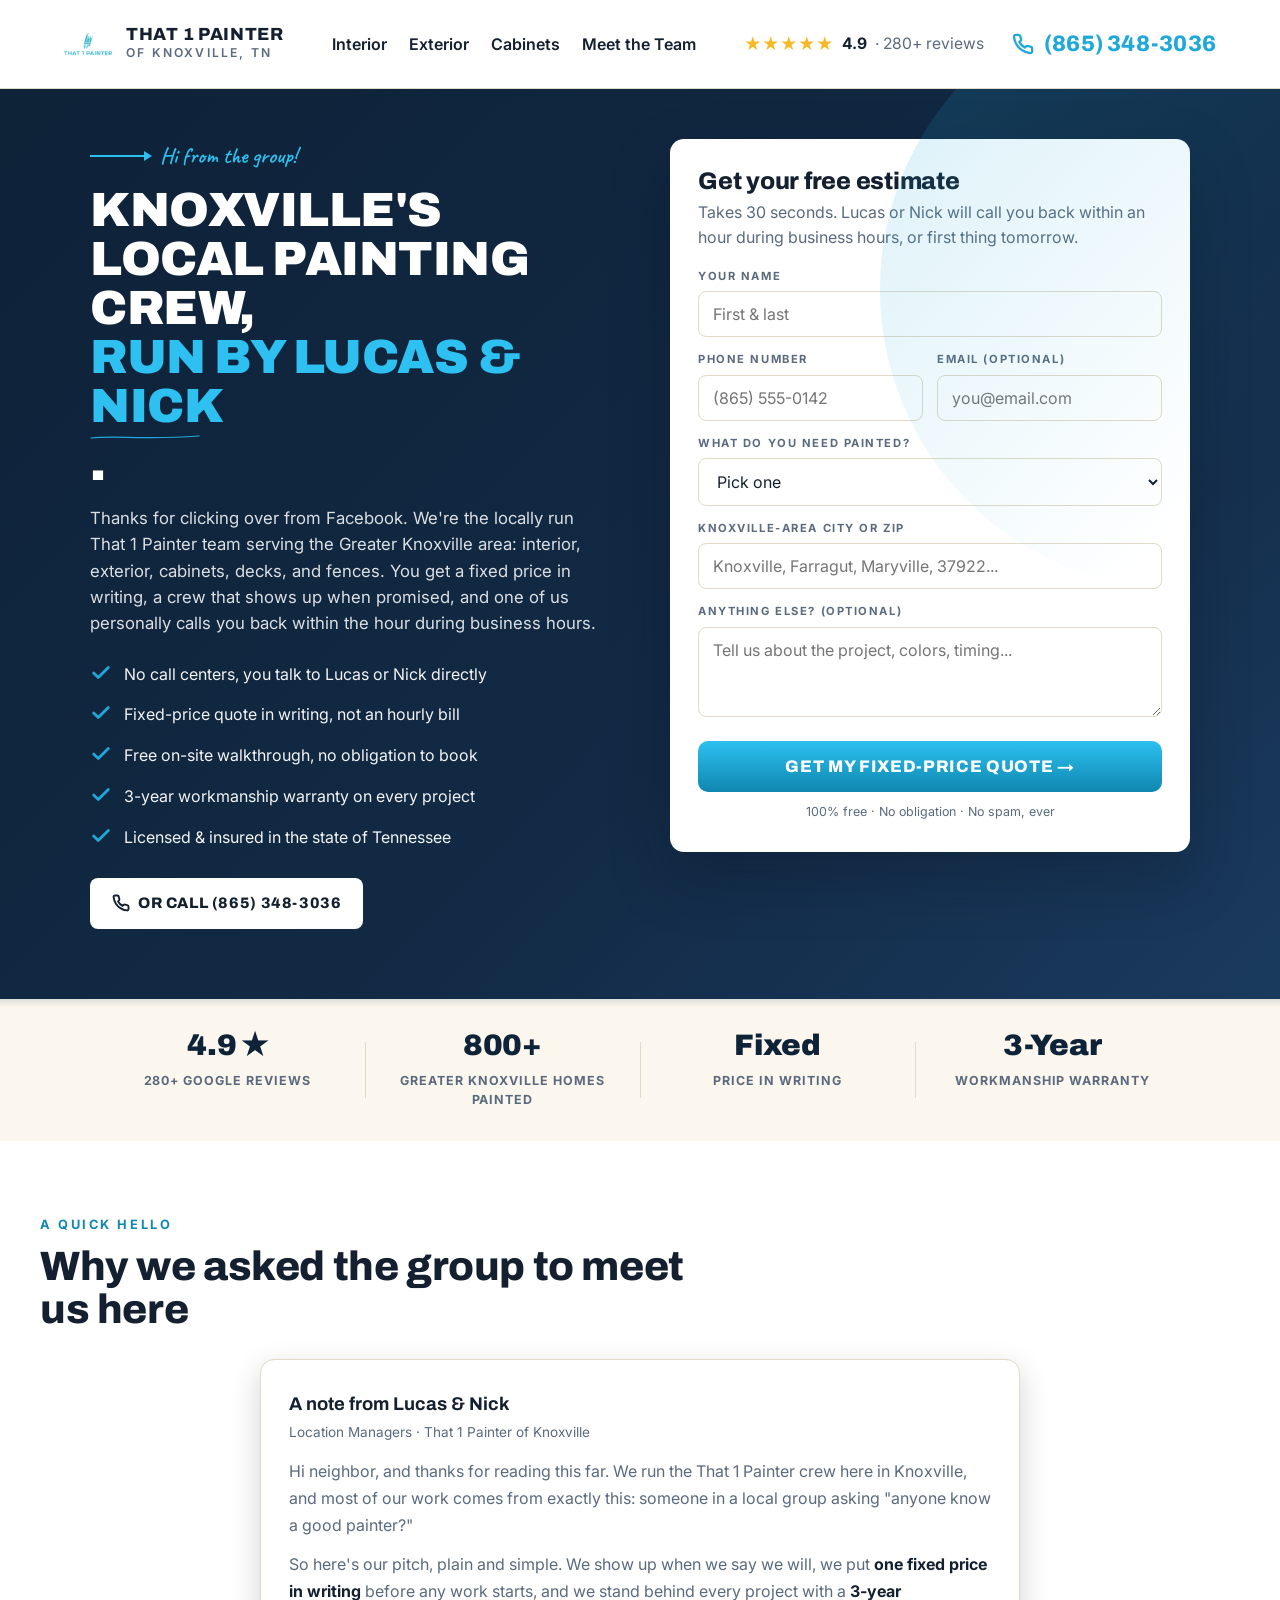
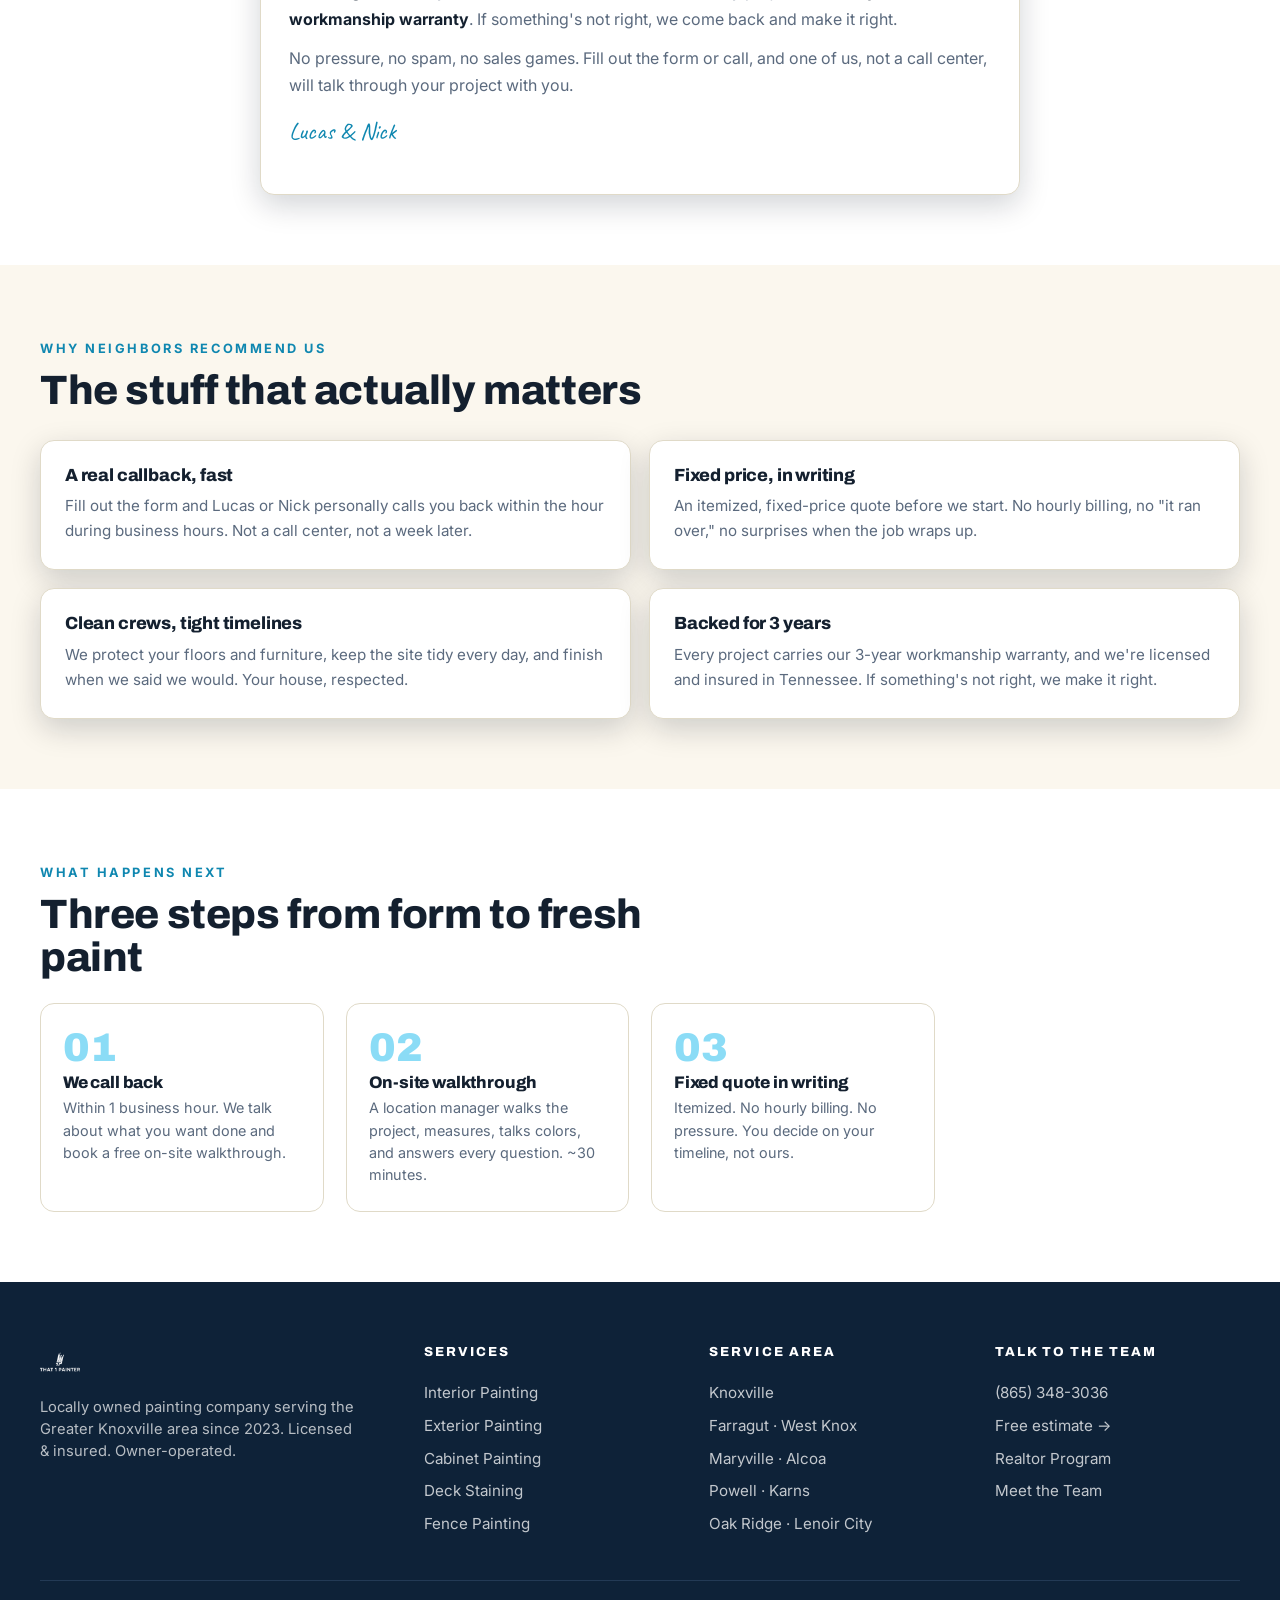
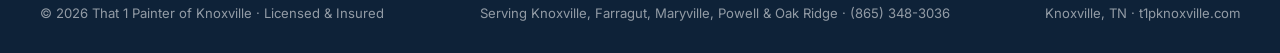
<file: fb.html>
<!DOCTYPE html>
<html lang="en">
<head>
  <meta charset="UTF-8">
  <meta name="viewport" content="width=device-width, initial-scale=1.0">

  <!-- Google tag (gtag.js) -->
  <script async src="https://www.googletagmanager.com/gtag/js?id=GT-T94FWJ92"></script>
  <script>
    window.dataLayer = window.dataLayer || [];
    function gtag(){dataLayer.push(arguments);}
    gtag('js', new Date());
    gtag('config', 'GT-T94FWJ92');
    gtag('config', 'G-8ZMC1K4EEJ');
    gtag('config', 'AW-11226884509');
    // Website call conversion: swaps the displayed number with a Google forwarding
    // number for ad-click visitors so calls >=60s count in Google Ads.
    gtag('config', 'AW-11226884509/danlCOD02b0ZEJ3Tsukp', { phone_conversion_number: '(865) 348-3036' });
  </script>
  <!-- Microsoft Clarity -->
  <script type="text/javascript">
    (function(c,l,a,r,i,t,y){
        c[a]=c[a]||function(){(c[a].q=c[a].q||[]).push(arguments)};
        t=l.createElement(r);t.async=1;t.src="https://www.clarity.ms/tag/"+i;
        y=l.getElementsByTagName(r)[0];y.parentNode.insertBefore(t,y);
    })(window, document, "clarity", "script", "wvl3fsdmvr");
  </script>
  <!-- Meta Pixel: T1P Knoxville Website (2663338367427497). Lead + Contact events fire from main.js. -->
  <script>
    !function(f,b,e,v,n,t,s){if(f.fbq)return;n=f.fbq=function(){n.callMethod?
    n.callMethod.apply(n,arguments):n.queue.push(arguments)};if(!f._fbq)f._fbq=n;
    n.push=n;n.loaded=!0;n.version='2.0';n.queue=[];t=b.createElement(e);t.async=!0;
    t.src=v;s=b.getElementsByTagName(e)[0];s.parentNode.insertBefore(t,s)}(window,
    document,'script','https://connect.facebook.net/en_US/fbevents.js');
    fbq('init', '2663338367427497');
    fbq('track', 'PageView');
  </script>
  <noscript><img height="1" width="1" style="display:none" alt="" src="https://www.facebook.com/tr?id=2663338367427497&ev=PageView&noscript=1"></noscript>

  <title>Hi From the Group - Knoxville's Local Painters | That 1 Painter of Knoxville</title>
  <meta name="description" content="Hi neighbor, thanks for clicking over from Facebook. That 1 Painter of Knoxville is locally run by Lucas and Nick: fixed-price quotes in writing, a 3-year warranty, and a callback within the hour.">
  <link rel="canonical" href="https://t1pknoxville.com/fb">
  <meta name="theme-color" content="#0E2238">
  <meta name="robots" content="noindex, nofollow">
  <meta property="og:type" content="website">
  <meta property="og:site_name" content="That 1 Painter of Knoxville">
  <meta property="og:title" content="Knoxville's local painting crew, run by Lucas and Nick 🎨">
  <meta property="og:description" content="Fixed-price quote in writing, 3-year workmanship warranty, and a real person calls you back within the hour. 280+ five-star reviews across the Greater Knoxville area.">
  <meta property="og:url" content="https://t1pknoxville.com/fb">

  <link rel="preconnect" href="https://fonts.googleapis.com">
  <link rel="preconnect" href="https://fonts.gstatic.com" crossorigin>
  <link rel="preload" as="style" href="https://fonts.googleapis.com/css2?family=Archivo:wght@600;700;800;900&family=Inter:wght@400;500;600;700&family=Caveat:wght@500;600;700&display=swap" onload="this.onload=null;this.rel='stylesheet'">
  <noscript><link href="https://fonts.googleapis.com/css2?family=Archivo:wght@600;700;800;900&family=Inter:wght@400;500;600;700&family=Caveat:wght@500;600;700&display=swap" rel="stylesheet"></noscript>
  <link rel="icon" type="image/webp" href="/logo.webp">
  <link rel="stylesheet" href="/assets/css/main.css">

  <style>
    .fbp-hero { padding: 50px 24px 70px; }
    .fbp-grid {
      display: grid;
      grid-template-columns: 1fr;
      gap: 36px;
      max-width: 1100px;
      margin: 0 auto;
    }
    @media (min-width: 900px) { .fbp-grid { grid-template-columns: 1fr 1fr; gap: 60px; align-items: start; } }
    .fbp-side h1 {
      font-size: clamp(2rem, 4vw, 3rem);
      text-transform: uppercase;
      color: var(--white);
      line-height: 1.02;
      margin-bottom: 16px;
    }
    .fbp-side h1 .accent { color: var(--cyan-2); }
    .fbp-side p { color: rgba(255,255,255,0.85); font-size: 1.05rem; margin-bottom: 18px; }
    .fbp-side ul { list-style: none; }
    .fbp-side ul li { padding: 8px 0; color: rgba(255,255,255,0.95); display: flex; gap: 12px; }
    .fbp-side ul li::before {
      content: ""; flex-shrink: 0; width: 22px; height: 22px;
      background: no-repeat center/contain url("data:image/svg+xml;utf8,<svg xmlns='http://www.w3.org/2000/svg' viewBox='0 0 24 24' fill='none' stroke='%231FA8D8' stroke-width='3' stroke-linecap='round' stroke-linejoin='round'><polyline points='20 6 9 17 4 12'/></svg>");
    }
    .estimate-card {
      background: var(--white);
      border-radius: 14px;
      padding: 30px 28px;
      box-shadow: var(--shadow-lg);
      color: var(--ink);
    }
    .estimate-card h2 { font-size: 1.5rem; margin-bottom: 6px; }
    .estimate-card .sub { color: var(--muted); margin-bottom: 18px; }
    .estimate-card label { display: block; font-size: 0.7rem; letter-spacing: 0.14em; color: var(--muted); text-transform: uppercase; font-weight: 700; margin: 14px 0 6px; }
    .estimate-card input,
    .estimate-card select,
    .estimate-card textarea {
      width: 100%;
      border: 1.5px solid var(--line);
      border-radius: 8px;
      padding: 12px 14px;
      font-size: 1rem;
      font-family: inherit;
      background: var(--white);
      color: var(--ink);
    }
    .estimate-card textarea { resize: vertical; min-height: 90px; }
    .estimate-card .grid-2 { display: grid; grid-template-columns: 1fr 1fr; gap: 14px; }
    .estimate-card .btn-submit {
      display: block; width: 100%; margin-top: 18px;
      background: linear-gradient(180deg, var(--cyan-2) 0%, var(--cyan-dark) 100%);
      color: white; border: 0; border-radius: 10px; padding: 16px;
      font-family: 'Archivo', sans-serif; font-weight: 800; font-size: 1.05rem;
      letter-spacing: 0.04em; text-transform: uppercase;
    }
    .note-card {
      max-width: 760px; margin: 28px auto 0;
      background: var(--white); border: 1px solid var(--line); border-radius: 14px;
      padding: 30px 28px; box-shadow: var(--shadow);
    }
    .note-card .who { margin-bottom: 14px; }
    .note-card .who b { display: block; font-family: 'Archivo', sans-serif; font-size: 1.15rem; }
    .note-card .who span { color: var(--muted); font-size: 0.85rem; }
    .note-card p { color: var(--muted); font-size: 1rem; line-height: 1.7; margin-bottom: 12px; }
    .note-card p b { color: var(--ink); }
    .note-card .sig { font-family: 'Caveat', cursive; font-size: 1.5rem; color: var(--cyan-dark); margin-top: 6px; }
    .why-grid {
      display: grid; grid-template-columns: 1fr; gap: 18px; margin-top: 28px;
    }
    @media (min-width: 760px) { .why-grid { grid-template-columns: 1fr 1fr; } }
    .why-card {
      background: var(--white);
      border: 1px solid var(--line);
      border-radius: 14px;
      padding: 26px 24px;
      box-shadow: var(--shadow);
    }
    .why-card h4 { font-size: 1.1rem; margin-bottom: 8px; }
    .why-card p { color: var(--muted); font-size: 0.95rem; line-height: 1.65; }
    @media (max-width: 899px) {
      .fbp-grid { display: flex; flex-direction: column; gap: 20px; }
      .fbp-side { display: contents; }
      .fbp-side .hero-eyebrow { order: 1; }
      .fbp-side h1 { order: 2; }
      .estimate-card { order: 3; }
      .fbp-side p { order: 4; }
      .fbp-side ul { order: 5; }
      .fbp-side > div { order: 6; }
    }
    @media (max-width: 600px) {
      .fbp-hero { padding: 26px 20px 50px; }
      .fbp-side h1 { font-size: 1.9rem; margin-bottom: 10px; }
      .estimate-card { padding: 22px 20px; }
      .estimate-card h2 { font-size: 1.3rem; }
    }
  </style>
</head>
<body>

  <header class="topbar">
    <div class="topbar-inner">
      <a href="/" class="brand"><img src="/logo.webp" alt="That 1 Painter logo"><div><div class="brand-name">THAT 1 PAINTER</div><div class="brand-sub">of Knoxville, TN</div></div></a>
      <nav class="topbar-nav"><a href="/interior">Interior</a><a href="/exterior">Exterior</a><a href="/cabinets">Cabinets</a><a href="/about">Meet the Team</a></nav>
      <div class="topbar-right">
        <div class="reviews-pill"><span class="reviews-stars">★★★★★</span><span><strong>4.9</strong></span><span class="reviews-count">· 280+ reviews</span></div>
        <a href="tel:18653483036" class="topbar-phone"><svg viewBox="0 0 24 24" fill="none" stroke="currentColor" stroke-width="2.5" stroke-linecap="round" stroke-linejoin="round"><path d="M22 16.92v3a2 2 0 0 1-2.18 2 19.79 19.79 0 0 1-8.63-3.07 19.5 19.5 0 0 1-6-6 19.79 19.79 0 0 1-3.07-8.67A2 2 0 0 1 4.11 2h3a2 2 0 0 1 2 1.72c.13.96.36 1.9.7 2.81a2 2 0 0 1-.45 2.11L8.09 9.91a16 16 0 0 0 6 6l1.27-1.27a2 2 0 0 1 2.11-.45c.91.34 1.85.57 2.81.7A2 2 0 0 1 22 16.92z"/></svg>(865) 348-3036</a>
      </div>
    </div>
  </header>

  <section class="hero fbp-hero">
    <div class="fbp-grid">
      <div class="fbp-side">
        <div class="hero-eyebrow"><span class="arrow"></span><span class="script">Hi from the group!</span></div>
        <h1>Knoxville's local painting crew, <span class="accent">run by Lucas &amp; Nick</span>.</h1>
        <p>Thanks for clicking over from Facebook. We're the locally run That 1 Painter team serving the Greater Knoxville area: interior, exterior, cabinets, decks, and fences. You get a fixed price in writing, a crew that shows up when promised, and one of us personally calls you back within the hour during business hours.</p>
        <ul>
          <li>No call centers, you talk to Lucas or Nick directly</li>
          <li>Fixed-price quote in writing, not an hourly bill</li>
          <li>Free on-site walkthrough, no obligation to book</li>
          <li>3-year workmanship warranty on every project</li>
          <li>Licensed &amp; insured in the state of Tennessee</li>
        </ul>
        <div style="margin-top:20px;">
          <a href="tel:18653483036" class="btn-cyan" style="background:var(--white); color:var(--ink);">
            <svg width="18" height="18" viewBox="0 0 24 24" fill="none" stroke="currentColor" stroke-width="2.5" stroke-linecap="round" stroke-linejoin="round"><path d="M22 16.92v3a2 2 0 0 1-2.18 2 19.79 19.79 0 0 1-8.63-3.07 19.5 19.5 0 0 1-6-6 19.79 19.79 0 0 1-3.07-8.67A2 2 0 0 1 4.11 2h3a2 2 0 0 1 2 1.72c.13.96.36 1.9.7 2.81a2 2 0 0 1-.45 2.11L8.09 9.91a16 16 0 0 0 6 6l1.27-1.27a2 2 0 0 1 2.11-.45c.91.34 1.85.57 2.81.7A2 2 0 0 1 22 16.92z"/></svg>
            Or call (865) 348-3036
          </a>
        </div>
      </div>

      <div class="estimate-card">
        <h2>Get your free estimate</h2>
        <div class="sub">Takes 30 seconds. Lucas or Nick will call you back within an hour during business hours, or first thing tomorrow.</div>
        <form data-lead-form data-form-location="facebook-group">
          <input type="hidden" name="offer" value="facebook-group">
          <label for="fb-name">Your name</label>
          <input id="fb-name" name="name" type="text" placeholder="First &amp; last" autocomplete="name" required>

          <div class="grid-2">
            <div>
              <label for="fb-phone">Phone number</label>
              <input id="fb-phone" name="phone" type="tel" placeholder="(865) 555-0142" autocomplete="tel" inputmode="numeric" required>
            </div>
            <div>
              <label for="fb-email">Email (optional)</label>
              <input id="fb-email" name="email" type="email" placeholder="you@email.com" autocomplete="email">
            </div>
          </div>

          <label for="fb-service">What do you need painted?</label>
          <select id="fb-service" name="service">
            <option value="">Pick one</option>
            <option value="interior">Interior painting</option>
            <option value="exterior">Exterior painting</option>
            <option value="cabinets">Cabinet painting</option>
            <option value="deck">Deck staining</option>
            <option value="fence">Fence painting / staining</option>
            <option value="multiple">Multiple / not sure yet</option>
          </select>

          <label for="fb-area">Knoxville-area city or ZIP</label>
          <input id="fb-area" name="area" type="text" placeholder="Knoxville, Farragut, Maryville, 37922..." autocomplete="postal-code">

          <label for="fb-notes">Anything else? (optional)</label>
          <textarea id="fb-notes" name="notes" placeholder="Tell us about the project, colors, timing..."></textarea>

          <input type="text" name="_gotcha" tabindex="-1" autocomplete="off" style="position:absolute; left:-9999px;" aria-hidden="true">
            <button class="btn-submit" type="submit">Get my fixed-price quote →</button>
          <div style="text-align:center; margin-top:10px; font-size:0.78rem; color:var(--muted);">100% free · No obligation · No spam, ever</div>
        </form>
      </div>
    </div>
  </section>

  <section class="trust-strip">
    <div class="trust-strip-inner">
      <div class="trust-item"><div class="num">4.9 ★</div><div class="label">280+ Google Reviews</div></div>
      <div class="trust-item"><div class="num">800+</div><div class="label">Greater Knoxville Homes Painted</div></div>
      <div class="trust-item"><div class="num">Fixed</div><div class="label">Price in Writing</div></div>
      <div class="trust-item"><div class="num">3-Year</div><div class="label">Workmanship Warranty</div></div>
    </div>
  </section>

  <section class="bg-white">
    <div class="container">
      <span class="section-eyebrow">A Quick Hello</span>
      <h2 class="section-title">Why we asked the group to meet us here</h2>
      <div class="note-card">
        <div class="who">
          <b>A note from Lucas &amp; Nick</b>
          <span>Location Managers · That 1 Painter of Knoxville</span>
        </div>
        <p>Hi neighbor, and thanks for reading this far. We run the That 1 Painter crew here in Knoxville, and most of our work comes from exactly this: someone in a local group asking "anyone know a good painter?"</p>
        <p>So here's our pitch, plain and simple. We show up when we say we will, we put <b>one fixed price in writing</b> before any work starts, and we stand behind every project with a <b>3-year workmanship warranty</b>. If something's not right, we come back and make it right.</p>
        <p>No pressure, no spam, no sales games. Fill out the form or call, and one of us, not a call center, will talk through your project with you.</p>
        <p class="sig">Lucas &amp; Nick</p>
      </div>
    </div>
  </section>

  <section class="bg-cream">
    <div class="container">
      <span class="section-eyebrow">Why Neighbors Recommend Us</span>
      <h2 class="section-title">The stuff that actually matters</h2>
      <div class="why-grid">
        <div class="why-card">
          <h4>A real callback, fast</h4>
          <p>Fill out the form and Lucas or Nick personally calls you back within the hour during business hours. Not a call center, not a week later.</p>
        </div>
        <div class="why-card">
          <h4>Fixed price, in writing</h4>
          <p>An itemized, fixed-price quote before we start. No hourly billing, no "it ran over," no surprises when the job wraps up.</p>
        </div>
        <div class="why-card">
          <h4>Clean crews, tight timelines</h4>
          <p>We protect your floors and furniture, keep the site tidy every day, and finish when we said we would. Your house, respected.</p>
        </div>
        <div class="why-card">
          <h4>Backed for 3 years</h4>
          <p>Every project carries our 3-year workmanship warranty, and we're licensed and insured in Tennessee. If something's not right, we make it right.</p>
        </div>
      </div>
    </div>
  </section>

  <section class="bg-white">
    <div class="container">
      <span class="section-eyebrow">What Happens Next</span>
      <h2 class="section-title">Three steps from form to fresh paint</h2>
      <div class="process-grid mt-24">
        <div class="step"><div class="step-num">01</div><h4>We call back</h4><p>Within 1 business hour. We talk about what you want done and book a free on-site walkthrough.</p></div>
        <div class="step"><div class="step-num">02</div><h4>On-site walkthrough</h4><p>A location manager walks the project, measures, talks colors, and answers every question. ~30 minutes.</p></div>
        <div class="step"><div class="step-num">03</div><h4>Fixed quote in writing</h4><p>Itemized. No hourly billing. No pressure. You decide on your timeline, not ours.</p></div>
      </div>
    </div>
  </section>

  <footer>
    <div class="footer-inner">
      <div class="footer-brand"><img src="/logo.webp" alt="That 1 Painter"><p>Locally owned painting company serving the Greater Knoxville area since 2023. Licensed &amp; insured. Owner-operated.</p></div>
      <div><h5>Services</h5><ul><li><a href="/interior">Interior Painting</a></li><li><a href="/exterior">Exterior Painting</a></li><li><a href="/cabinets">Cabinet Painting</a></li><li><a href="/deck-staining">Deck Staining</a></li><li><a href="/fence-painting">Fence Painting</a></li></ul></div>
      <div><h5>Service Area</h5><ul><li><a href="/free-estimate">Knoxville</a></li><li><a href="/free-estimate">Farragut · West Knox</a></li><li><a href="/free-estimate">Maryville · Alcoa</a></li><li><a href="/free-estimate">Powell · Karns</a></li><li><a href="/free-estimate">Oak Ridge · Lenoir City</a></li></ul></div>
      <div><h5>Talk to the Team</h5><ul><li><a href="tel:18653483036">(865) 348-3036</a></li><li><a href="/free-estimate">Free estimate →</a></li><li><a href="/realtors">Realtor Program</a></li><li><a href="/about">Meet the Team</a></li></ul></div>
    </div>
    <div class="footer-bottom"><div>© 2026 That 1 Painter of Knoxville · Licensed &amp; Insured</div><div>Serving Knoxville, Farragut, Maryville, Powell &amp; Oak Ridge · (865) 348-3036</div><div>Knoxville, TN · t1pknoxville.com</div></div>
  </footer>

  <div class="sticky-cta">
    <a href="tel:18653483036" class="call"><svg width="16" height="16" viewBox="0 0 24 24" fill="none" stroke="currentColor" stroke-width="2.5" stroke-linecap="round" stroke-linejoin="round"><path d="M22 16.92v3a2 2 0 0 1-2.18 2 19.79 19.79 0 0 1-8.63-3.07 19.5 19.5 0 0 1-6-6 19.79 19.79 0 0 1-3.07-8.67A2 2 0 0 1 4.11 2h3a2 2 0 0 1 2 1.72c.13.96.36 1.9.7 2.81a2 2 0 0 1-.45 2.11L8.09 9.91a16 16 0 0 0 6 6l1.27-1.27a2 2 0 0 1 2.11-.45c.91.34 1.85.57 2.81.7A2 2 0 0 1 22 16.92z"/></svg>Call the team</a>
    <a href="#" class="quote" onclick="document.getElementById('fb-name')?.focus(); return false;">Fill form</a>
  </div>

  <script src="/assets/js/main.js" defer></script>
</body>
</html>
</file>
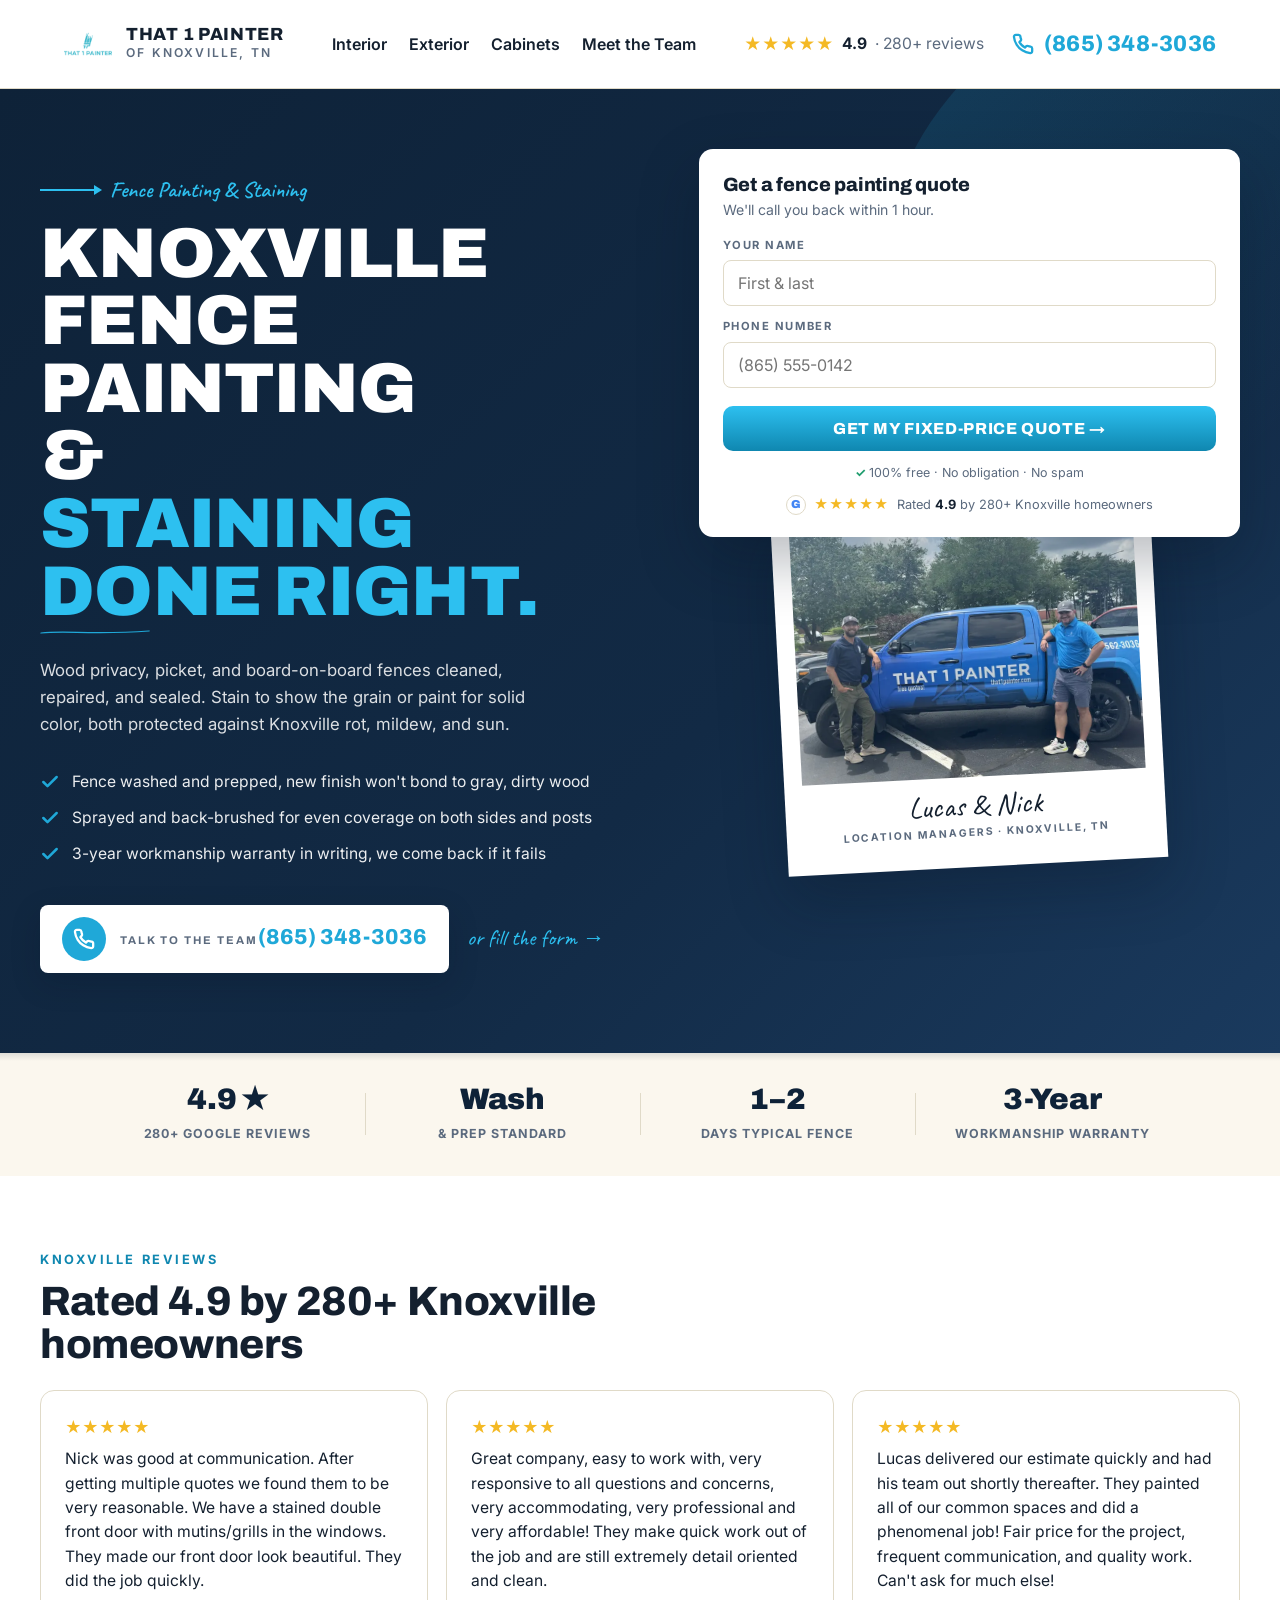
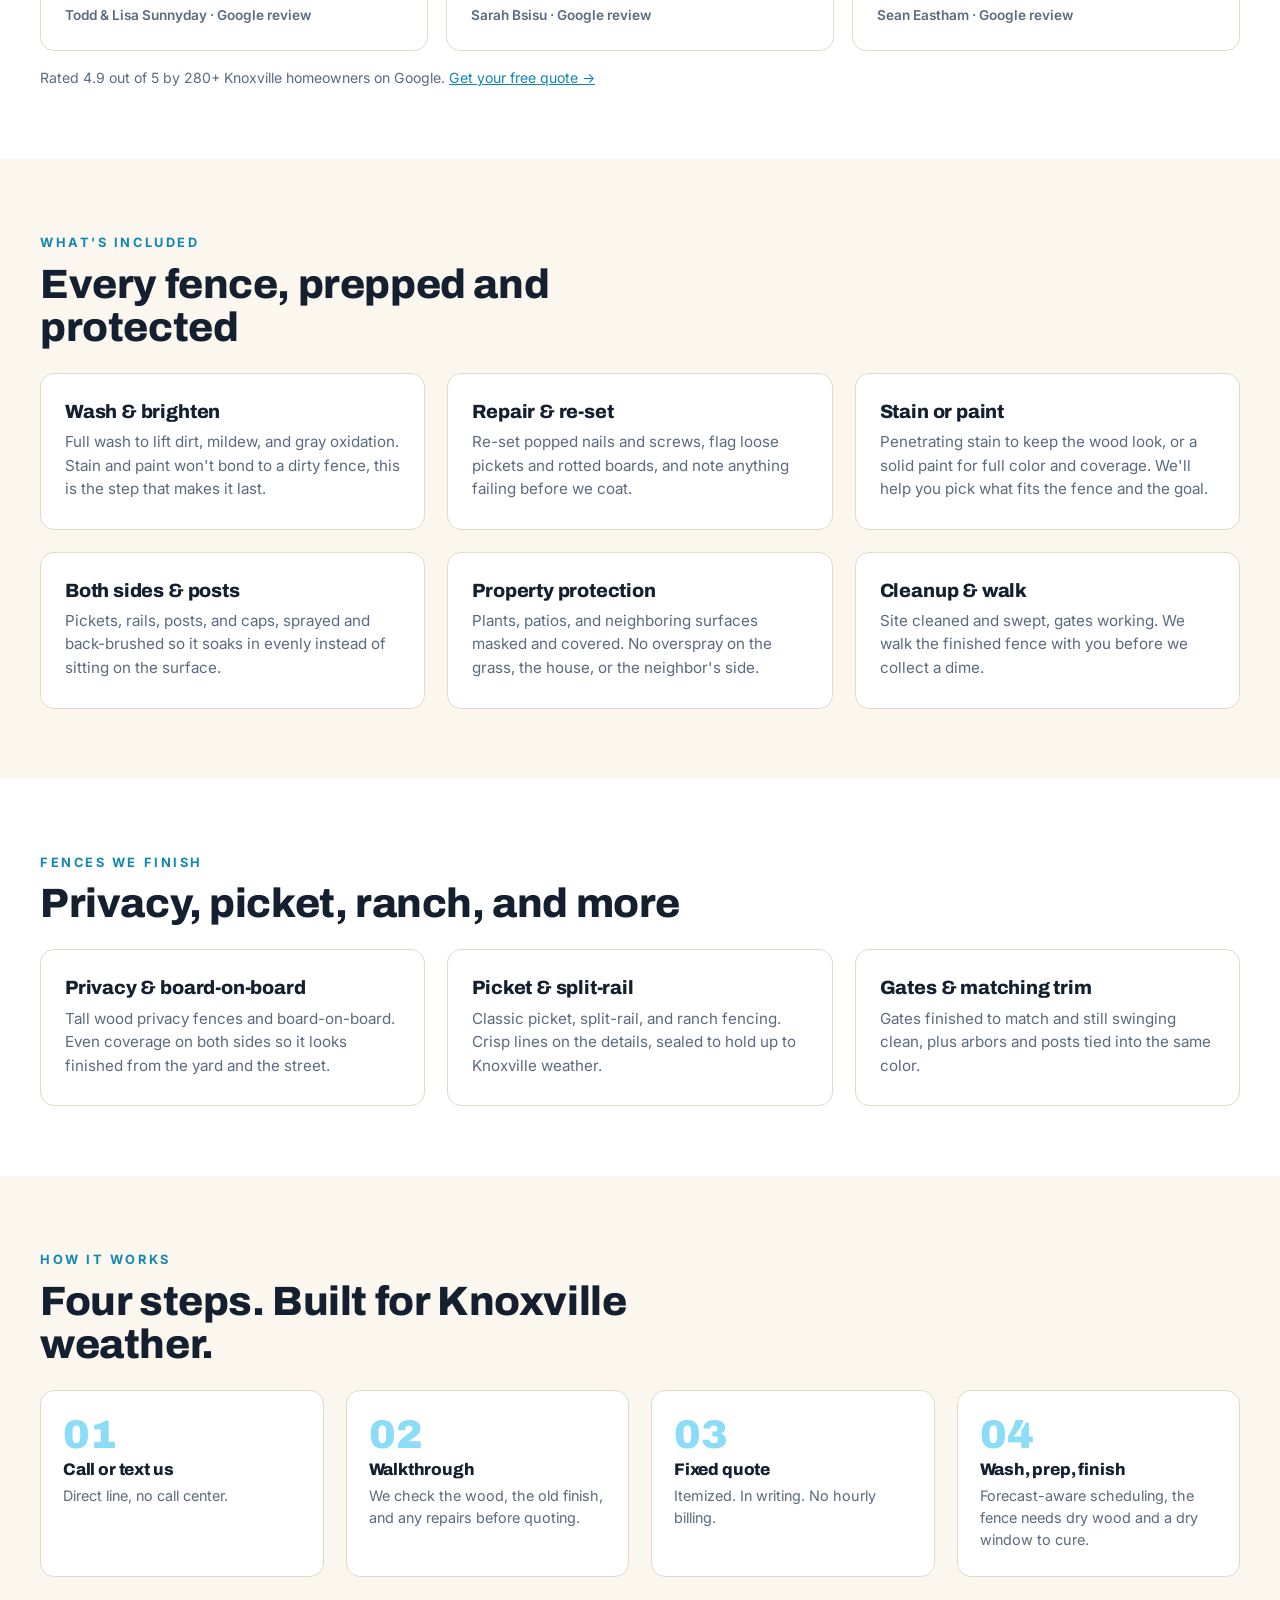
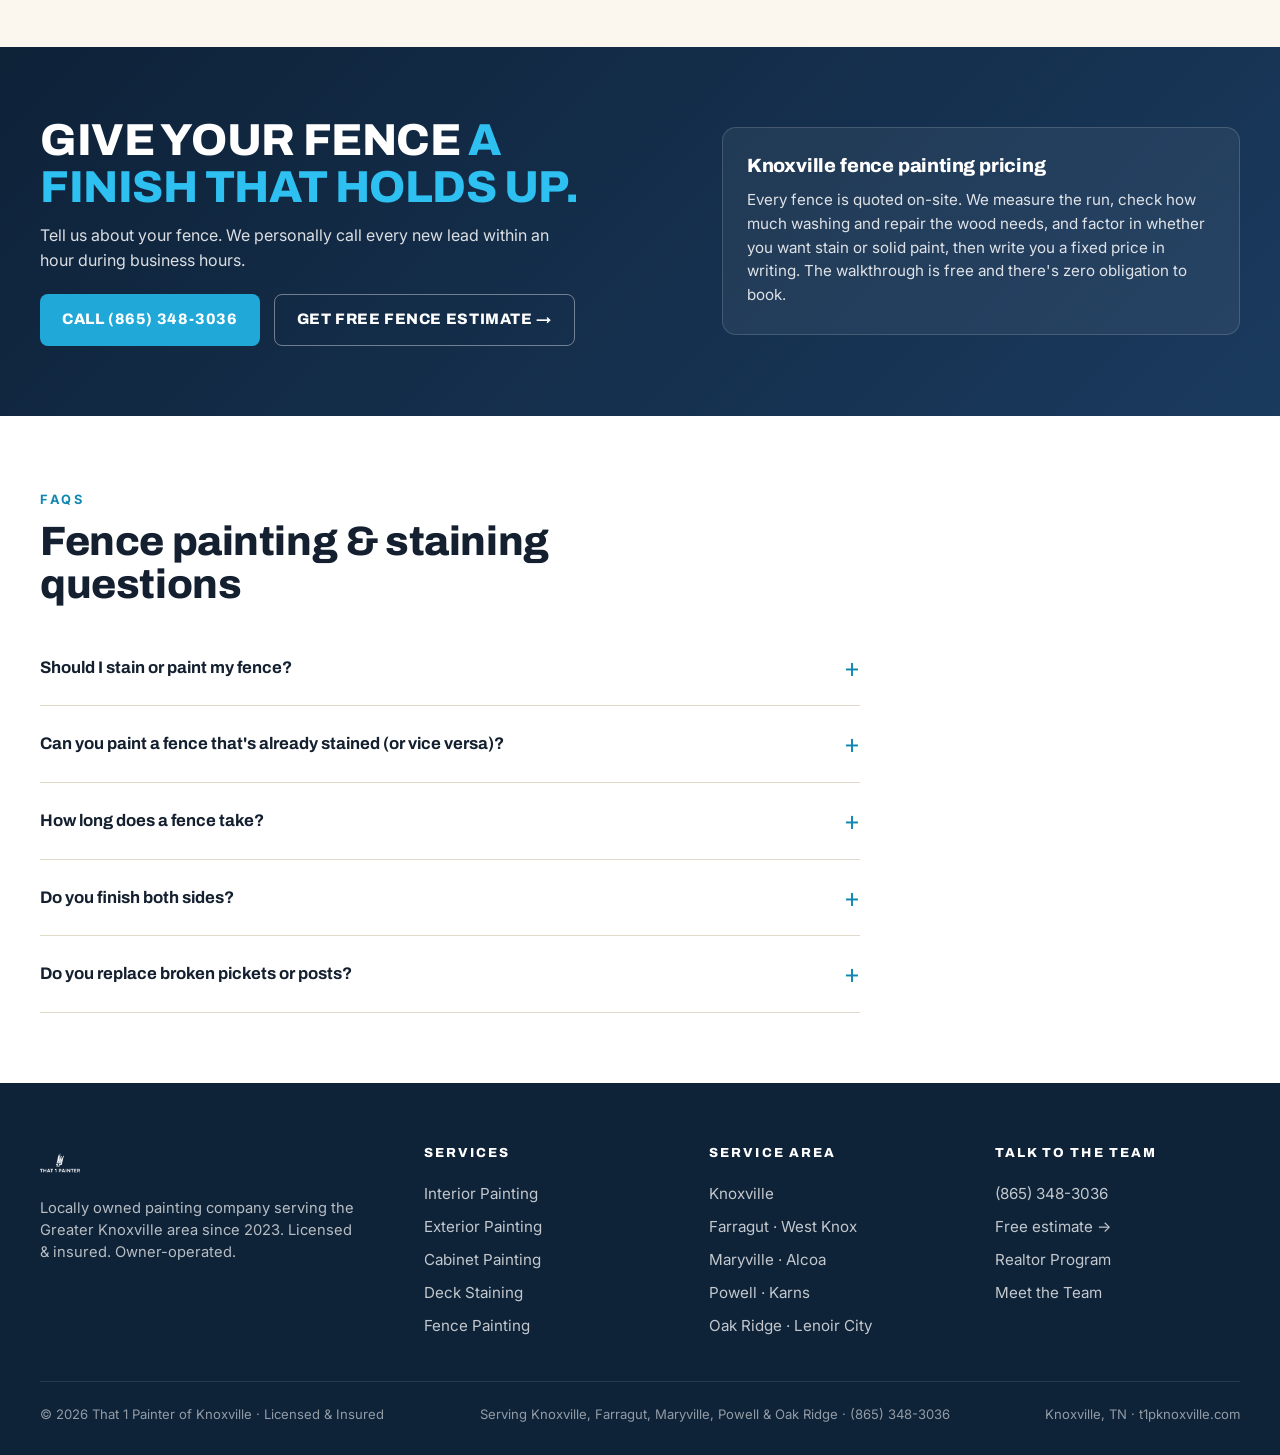
<file: fence-painting.html>
<!DOCTYPE html>
<html lang="en">
<head>
  <meta charset="UTF-8">
  <meta name="viewport" content="width=device-width, initial-scale=1.0">

  <!-- Google tag (gtag.js) -->
  <script async src="https://www.googletagmanager.com/gtag/js?id=GT-T94FWJ92"></script>
  <script>
    window.dataLayer = window.dataLayer || [];
    function gtag(){dataLayer.push(arguments);}
    gtag('js', new Date());
    gtag('config', 'GT-T94FWJ92');
    gtag('config', 'G-8ZMC1K4EEJ');
    gtag('config', 'AW-11226884509');
    // Website call conversion: swaps the displayed number with a Google forwarding
    // number for ad-click visitors so calls >=60s count in Google Ads.
    gtag('config', 'AW-11226884509/danlCOD02b0ZEJ3Tsukp', { phone_conversion_number: '(865) 348-3036' });
  </script>
  <!-- Microsoft Clarity -->
  <script type="text/javascript">
    (function(c,l,a,r,i,t,y){
        c[a]=c[a]||function(){(c[a].q=c[a].q||[]).push(arguments)};
        t=l.createElement(r);t.async=1;t.src="https://www.clarity.ms/tag/"+i;
        y=l.getElementsByTagName(r)[0];y.parentNode.insertBefore(t,y);
    })(window, document, "clarity", "script", "wvl3fsdmvr");
  </script>
  <!-- Meta Pixel: T1P Knoxville Website (2663338367427497). Lead + Contact events fire from main.js. -->
  <script>
    !function(f,b,e,v,n,t,s){if(f.fbq)return;n=f.fbq=function(){n.callMethod?
    n.callMethod.apply(n,arguments):n.queue.push(arguments)};if(!f._fbq)f._fbq=n;
    n.push=n;n.loaded=!0;n.version='2.0';n.queue=[];t=b.createElement(e);t.async=!0;
    t.src=v;s=b.getElementsByTagName(e)[0];s.parentNode.insertBefore(t,s)}(window,
    document,'script','https://connect.facebook.net/en_US/fbevents.js');
    fbq('init', '2663338367427497');
    fbq('track', 'PageView');
  </script>
  <noscript><img height="1" width="1" style="display:none" alt="" src="https://www.facebook.com/tr?id=2663338367427497&ev=PageView&noscript=1"></noscript>


  <title>Fence Painting &amp; Staining in Knoxville, TN - That 1 Painter</title>
  <meta name="description" content="Fence painting and staining in Knoxville, TN. Wood privacy, picket, and board-on-board fences cleaned, repaired, and sealed against rot and UV. Fixed-price quote in writing, 3-year workmanship warranty. Free estimate from Lucas &amp; Nick.">
  <link rel="canonical" href="https://t1pknoxville.com/fence-painting">
  <meta name="theme-color" content="#0E2238">

  <link rel="preconnect" href="https://fonts.googleapis.com">
  <link rel="preconnect" href="https://fonts.gstatic.com" crossorigin>
  <link rel="preload" as="style" href="https://fonts.googleapis.com/css2?family=Archivo:wght@600;700;800;900&family=Inter:wght@400;500;600;700&family=Caveat:wght@500;600;700&display=swap" onload="this.onload=null;this.rel='stylesheet'">
  <noscript><link href="https://fonts.googleapis.com/css2?family=Archivo:wght@600;700;800;900&family=Inter:wght@400;500;600;700&family=Caveat:wght@500;600;700&display=swap" rel="stylesheet"></noscript>
  <link rel="icon" type="image/webp" href="/logo.webp">
  <link rel="stylesheet" href="/assets/css/main.css">

  <script type="application/ld+json">
  {"@context":"https://schema.org","@type":"Service","serviceType":"Fence Painting and Staining","provider":{"@type":"Painter","name":"That 1 Painter of Knoxville","telephone":"+18653483036","url":"https://t1pknoxville.com/"},"areaServed":["Knoxville","Maryville","Powell","Farragut","Oak Ridge"]}
  </script>
</head>
<body>

  <header class="topbar">
    <div class="topbar-inner">
      <a href="/" class="brand"><img src="/logo.webp" alt="That 1 Painter logo"><div><div class="brand-name">THAT 1 PAINTER</div><div class="brand-sub">of Knoxville, TN</div></div></a>
      <nav class="topbar-nav"><a href="/interior">Interior</a><a href="/exterior">Exterior</a><a href="/cabinets">Cabinets</a><a href="/about">Meet the Team</a></nav>
      <div class="topbar-right">
        <div class="reviews-pill"><span class="reviews-stars">★★★★★</span><span><strong>4.9</strong></span><span class="reviews-count">· 280+ reviews</span></div>
        <a href="tel:18653483036" class="topbar-phone"><svg viewBox="0 0 24 24" fill="none" stroke="currentColor" stroke-width="2.5" stroke-linecap="round" stroke-linejoin="round"><path d="M22 16.92v3a2 2 0 0 1-2.18 2 19.79 19.79 0 0 1-8.63-3.07 19.5 19.5 0 0 1-6-6 19.79 19.79 0 0 1-3.07-8.67A2 2 0 0 1 4.11 2h3a2 2 0 0 1 2 1.72c.13.96.36 1.9.7 2.81a2 2 0 0 1-.45 2.11L8.09 9.91a16 16 0 0 0 6 6l1.27-1.27a2 2 0 0 1 2.11-.45c.91.34 1.85.57 2.81.7A2 2 0 0 1 22 16.92z"/></svg>(865) 348-3036</a>
      </div>
    </div>
  </header>

  <section class="hero">
    <div class="hero-inner">
      <div>
        <div class="hero-eyebrow"><span class="arrow"></span><span class="script">Fence Painting &amp; Staining</span></div>
        <h1>KNOXVILLE FENCE PAINTING<br>&amp; <span class="accent">STAINING DONE RIGHT.</span></h1>
        <p class="hero-lead">Wood privacy, picket, and board-on-board fences cleaned, repaired, and sealed. Stain to show the grain or paint for solid color, both protected against Knoxville rot, mildew, and sun.</p>
        <ul class="hero-list">
          <li>Fence washed and prepped, new finish won't bond to gray, dirty wood</li>
          <li>Sprayed and back-brushed for even coverage on both sides and posts</li>
          <li>3-year workmanship warranty in writing, we come back if it fails</li>
        </ul>
        <div class="hero-ctas">
          <a href="tel:18653483036" class="btn-phone">
            <span class="icon"><svg width="22" height="22" viewBox="0 0 24 24" fill="none" stroke="currentColor" stroke-width="2.5" stroke-linecap="round" stroke-linejoin="round"><path d="M22 16.92v3a2 2 0 0 1-2.18 2 19.79 19.79 0 0 1-8.63-3.07 19.5 19.5 0 0 1-6-6 19.79 19.79 0 0 1-3.07-8.67A2 2 0 0 1 4.11 2h3a2 2 0 0 1 2 1.72c.13.96.36 1.9.7 2.81a2 2 0 0 1-.45 2.11L8.09 9.91a16 16 0 0 0 6 6l1.27-1.27a2 2 0 0 1 2.11-.45c.91.34 1.85.57 2.81.7A2 2 0 0 1 22 16.92z"/></svg></span>
            <span><span class="label">Talk to the Team</span><span class="number">(865) 348-3036</span></span>
          </a>
          <a href="#quote" class="hero-or">or fill the form →</a>
        </div>
      </div>

      <div class="hero-right" id="quote">
        <div class="quote-card">
          <h3>Get a fence painting quote</h3>
          <div class="sub">We'll call you back within 1 hour.</div>
          <form data-lead-form data-form-location="fence-hero">
            <label for="lf-name">Your name</label>
            <input id="lf-name" name="name" type="text" placeholder="First & last" autocomplete="name" required>
            <label for="lf-phone">Phone number</label>
            <input id="lf-phone" name="phone" type="tel" placeholder="(865) 555-0142" autocomplete="tel" inputmode="numeric" required>
            <input type="text" name="_gotcha" tabindex="-1" autocomplete="off" style="position:absolute; left:-9999px;" aria-hidden="true">
            <button class="btn-submit" type="submit">Get my fixed-price quote →</button>
            <div class="trust-line">100% free · No obligation · No spam</div>
            <div class="form-rating">
              <span class="g-badge" aria-hidden="true">G</span>
              <span class="stars" aria-hidden="true">★★★★★</span>
              <span>Rated <strong>4.9</strong> by 280+ Knoxville homeowners</span>
            </div>
          </form>
        </div>
        <div class="polaroid"><img src="/assets/img/team-lucas-nick.webp" width="800" height="600" onerror="this.onerror=null;this.src=&apos;/assets/img/team-placeholder.svg&apos;" alt="Lucas and Nick, location managers"><div class="caption"><div class="name">Lucas &amp; Nick</div><div class="role">Location Managers · Knoxville, TN</div></div></div>
      </div>
    </div>
  </section>

  <section class="trust-strip">
    <div class="trust-strip-inner">
      <div class="trust-item"><div class="num">4.9 ★</div><div class="label">280+ Google Reviews</div></div>
      <div class="trust-item"><div class="num">Wash</div><div class="label">&amp; Prep Standard</div></div>
      <div class="trust-item"><div class="num">1–2</div><div class="label">Days typical fence</div></div>
      <div class="trust-item"><div class="num">3-Year</div><div class="label">Workmanship Warranty</div></div>
    </div>
  </section>

  <!-- Proof: recent work + real Google reviews -->
  <section class="bg-white">
    <div class="container">
      <span class="section-eyebrow">Knoxville Reviews</span>
      <h2 class="section-title">Rated 4.9 by 280+ Knoxville homeowners</h2>
      <div class="reviews-grid mt-24">
        <div class="review-card"><div class="stars" aria-label="5 out of 5 stars">★★★★★</div><p class="quote">Nick was good at communication. After getting multiple quotes we found them to be very reasonable. We have a stained double front door with mutins/grills in the windows. They made our front door look beautiful. They did the job quickly.</p><div class="who">Todd &amp; Lisa Sunnyday · Google review</div></div>
        <div class="review-card"><div class="stars" aria-label="5 out of 5 stars">★★★★★</div><p class="quote">Great company, easy to work with, very responsive to all questions and concerns, very accommodating, very professional and very affordable! They make quick work out of the job and are still extremely detail oriented and clean.</p><div class="who">Sarah Bsisu · Google review</div></div>
        <div class="review-card"><div class="stars" aria-label="5 out of 5 stars">★★★★★</div><p class="quote">Lucas delivered our estimate quickly and had his team out shortly thereafter. They painted all of our common spaces and did a phenomenal job! Fair price for the project, frequent communication, and quality work. Can't ask for much else!</p><div class="who">Sean Eastham · Google review</div></div>
      </div>
      <p class="price-note">Rated 4.9 out of 5 by 280+ Knoxville homeowners on Google. <a href="#quote">Get your free quote →</a></p>
    </div>
  </section>


  <section class="bg-cream">
    <div class="container">
      <span class="section-eyebrow">What's Included</span>
      <h2 class="section-title">Every fence, prepped and protected</h2>
      <div class="cards-3 mt-24">
        <div class="card"><h3>Wash &amp; brighten</h3><p>Full wash to lift dirt, mildew, and gray oxidation. Stain and paint won't bond to a dirty fence, this is the step that makes it last.</p></div>
        <div class="card"><h3>Repair &amp; re-set</h3><p>Re-set popped nails and screws, flag loose pickets and rotted boards, and note anything failing before we coat.</p></div>
        <div class="card"><h3>Stain or paint</h3><p>Penetrating stain to keep the wood look, or a solid paint for full color and coverage. We'll help you pick what fits the fence and the goal.</p></div>
        <div class="card"><h3>Both sides &amp; posts</h3><p>Pickets, rails, posts, and caps, sprayed and back-brushed so it soaks in evenly instead of sitting on the surface.</p></div>
        <div class="card"><h3>Property protection</h3><p>Plants, patios, and neighboring surfaces masked and covered. No overspray on the grass, the house, or the neighbor's side.</p></div>
        <div class="card"><h3>Cleanup &amp; walk</h3><p>Site cleaned and swept, gates working. We walk the finished fence with you before we collect a dime.</p></div>
      </div>
    </div>
  </section>

  <section class="bg-white">
    <div class="container">
      <span class="section-eyebrow">Fences We Finish</span>
      <h2 class="section-title">Privacy, picket, ranch, and more</h2>
      <div class="cards-3 mt-24">
        <div class="card"><h3>Privacy &amp; board-on-board</h3><p>Tall wood privacy fences and board-on-board. Even coverage on both sides so it looks finished from the yard and the street.</p></div>
        <div class="card"><h3>Picket &amp; split-rail</h3><p>Classic picket, split-rail, and ranch fencing. Crisp lines on the details, sealed to hold up to Knoxville weather.</p></div>
        <div class="card"><h3>Gates &amp; matching trim</h3><p>Gates finished to match and still swinging clean, plus arbors and posts tied into the same color.</p></div>
      </div>
    </div>
  </section>

  <section class="bg-cream">
    <div class="container">
      <span class="section-eyebrow">How It Works</span>
      <h2 class="section-title">Four steps. Built for Knoxville weather.</h2>
      <div class="process-grid mt-24">
        <div class="step"><div class="step-num">01</div><h4>Call or text us</h4><p>Direct line, no call center.</p></div>
        <div class="step"><div class="step-num">02</div><h4>Walkthrough</h4><p>We check the wood, the old finish, and any repairs before quoting.</p></div>
        <div class="step"><div class="step-num">03</div><h4>Fixed quote</h4><p>Itemized. In writing. No hourly billing.</p></div>
        <div class="step"><div class="step-num">04</div><h4>Wash, prep, finish</h4><p>Forecast-aware scheduling, the fence needs dry wood and a dry window to cure.</p></div>
      </div>
    </div>
  </section>

  <section class="cta-band">
    <div class="container">
      <div>
        <h2>Give your fence <span class="accent">a finish that holds up.</span></h2>
        <p>Tell us about your fence. We personally call every new lead within an hour during business hours.</p>
        <div class="ctas">
          <a href="tel:18653483036" class="btn-cyan">Call (865) 348-3036</a>
          <a href="#quote" class="btn-ghost">Get free fence estimate →</a>
        </div>
      </div>
      <div class="card" style="background:rgba(255,255,255,0.06); border-color:rgba(255,255,255,0.15);">
        <h3 style="color:#fff;">Knoxville fence painting pricing</h3>
        <p style="color:rgba(255,255,255,0.85); font-size:0.95rem;">Every fence is quoted on-site. We measure the run, check how much washing and repair the wood needs, and factor in whether you want stain or solid paint, then write you a fixed price in writing. The walkthrough is free and there's zero obligation to book.</p>
      </div>
    </div>
  </section>

  <section class="bg-white">
    <div class="container">
      <span class="section-eyebrow">FAQs</span>
      <h2 class="section-title">Fence painting &amp; staining questions</h2>
      <div class="faq-list mt-24">
        <details class="faq-item"><summary>Should I stain or paint my fence?</summary><p>Stain soaks in, keeps the wood look, and fades instead of peeling, so it's the low-maintenance choice for most Knoxville fences. Paint gives solid color and hides weathered wood but needs more upkeep over time. We'll walk you through both on-site.</p></details>
        <details class="faq-item"><summary>Can you paint a fence that's already stained (or vice versa)?</summary><p>Usually yes. Going from stain to paint or refreshing an old finish just changes the prep. We check what's on there now and prep it so the new finish bonds and lasts.</p></details>
        <details class="faq-item"><summary>How long does a fence take?</summary><p>Most residential fences are a 1–2 day job depending on length, height, and how much repair and washing the wood needs. We give you a firm timeline in the quote.</p></details>
        <details class="faq-item"><summary>Do you finish both sides?</summary><p>Yes when it's your fence to finish. Even coverage on both sides and the posts is what makes it look right and hold up. If a fence is shared, we'll confirm the boundary with you first.</p></details>
        <details class="faq-item"><summary>Do you replace broken pickets or posts?</summary><p>Minor picket and fastener fixes are usually included. Larger repairs or post replacement are quoted up front separately so there are no surprises.</p></details>
      </div>
    </div>
  </section>

  <footer>
    <div class="footer-inner">
      <div class="footer-brand"><img src="/logo.webp" alt="That 1 Painter"><p>Locally owned painting company serving the Greater Knoxville area since 2023. Licensed &amp; insured. Owner-operated.</p></div>
      <div><h5>Services</h5><ul><li><a href="/interior">Interior Painting</a></li><li><a href="/exterior">Exterior Painting</a></li><li><a href="/cabinets">Cabinet Painting</a></li><li><a href="/deck-staining">Deck Staining</a></li><li><a href="/fence-painting">Fence Painting</a></li></ul></div>
      <div><h5>Service Area</h5><ul><li><a href="/free-estimate">Knoxville</a></li><li><a href="/free-estimate">Farragut · West Knox</a></li><li><a href="/free-estimate">Maryville · Alcoa</a></li><li><a href="/free-estimate">Powell · Karns</a></li><li><a href="/free-estimate">Oak Ridge · Lenoir City</a></li></ul></div>
      <div><h5>Talk to the Team</h5><ul><li><a href="tel:18653483036">(865) 348-3036</a></li><li><a href="/free-estimate">Free estimate →</a></li><li><a href="/realtors">Realtor Program</a></li><li><a href="/about">Meet the Team</a></li></ul></div>
    </div>
    <div class="footer-bottom"><div>© 2026 That 1 Painter of Knoxville · Licensed &amp; Insured</div><div>Serving Knoxville, Farragut, Maryville, Powell &amp; Oak Ridge · (865) 348-3036</div><div>Knoxville, TN · t1pknoxville.com</div></div>
  </footer>

  <div class="sticky-cta">
    <a href="tel:18653483036" class="call"><svg width="16" height="16" viewBox="0 0 24 24" fill="none" stroke="currentColor" stroke-width="2.5" stroke-linecap="round" stroke-linejoin="round"><path d="M22 16.92v3a2 2 0 0 1-2.18 2 19.79 19.79 0 0 1-8.63-3.07 19.5 19.5 0 0 1-6-6 19.79 19.79 0 0 1-3.07-8.67A2 2 0 0 1 4.11 2h3a2 2 0 0 1 2 1.72c.13.96.36 1.9.7 2.81a2 2 0 0 1-.45 2.11L8.09 9.91a16 16 0 0 0 6 6l1.27-1.27a2 2 0 0 1 2.11-.45c.91.34 1.85.57 2.81.7A2 2 0 0 1 22 16.92z"/></svg>Call the team</a>
    <a href="#quote" class="quote">Free quote</a>
  </div>

  <script src="/assets/js/main.js" defer></script>
  <script async src="https://online-booking.housecallpro.com/script.js?token=28711c05c9d04d958c8163f832b172ea&orgName=That-1-Painter-Knoxville"></script>
</body>
</html>
</file>
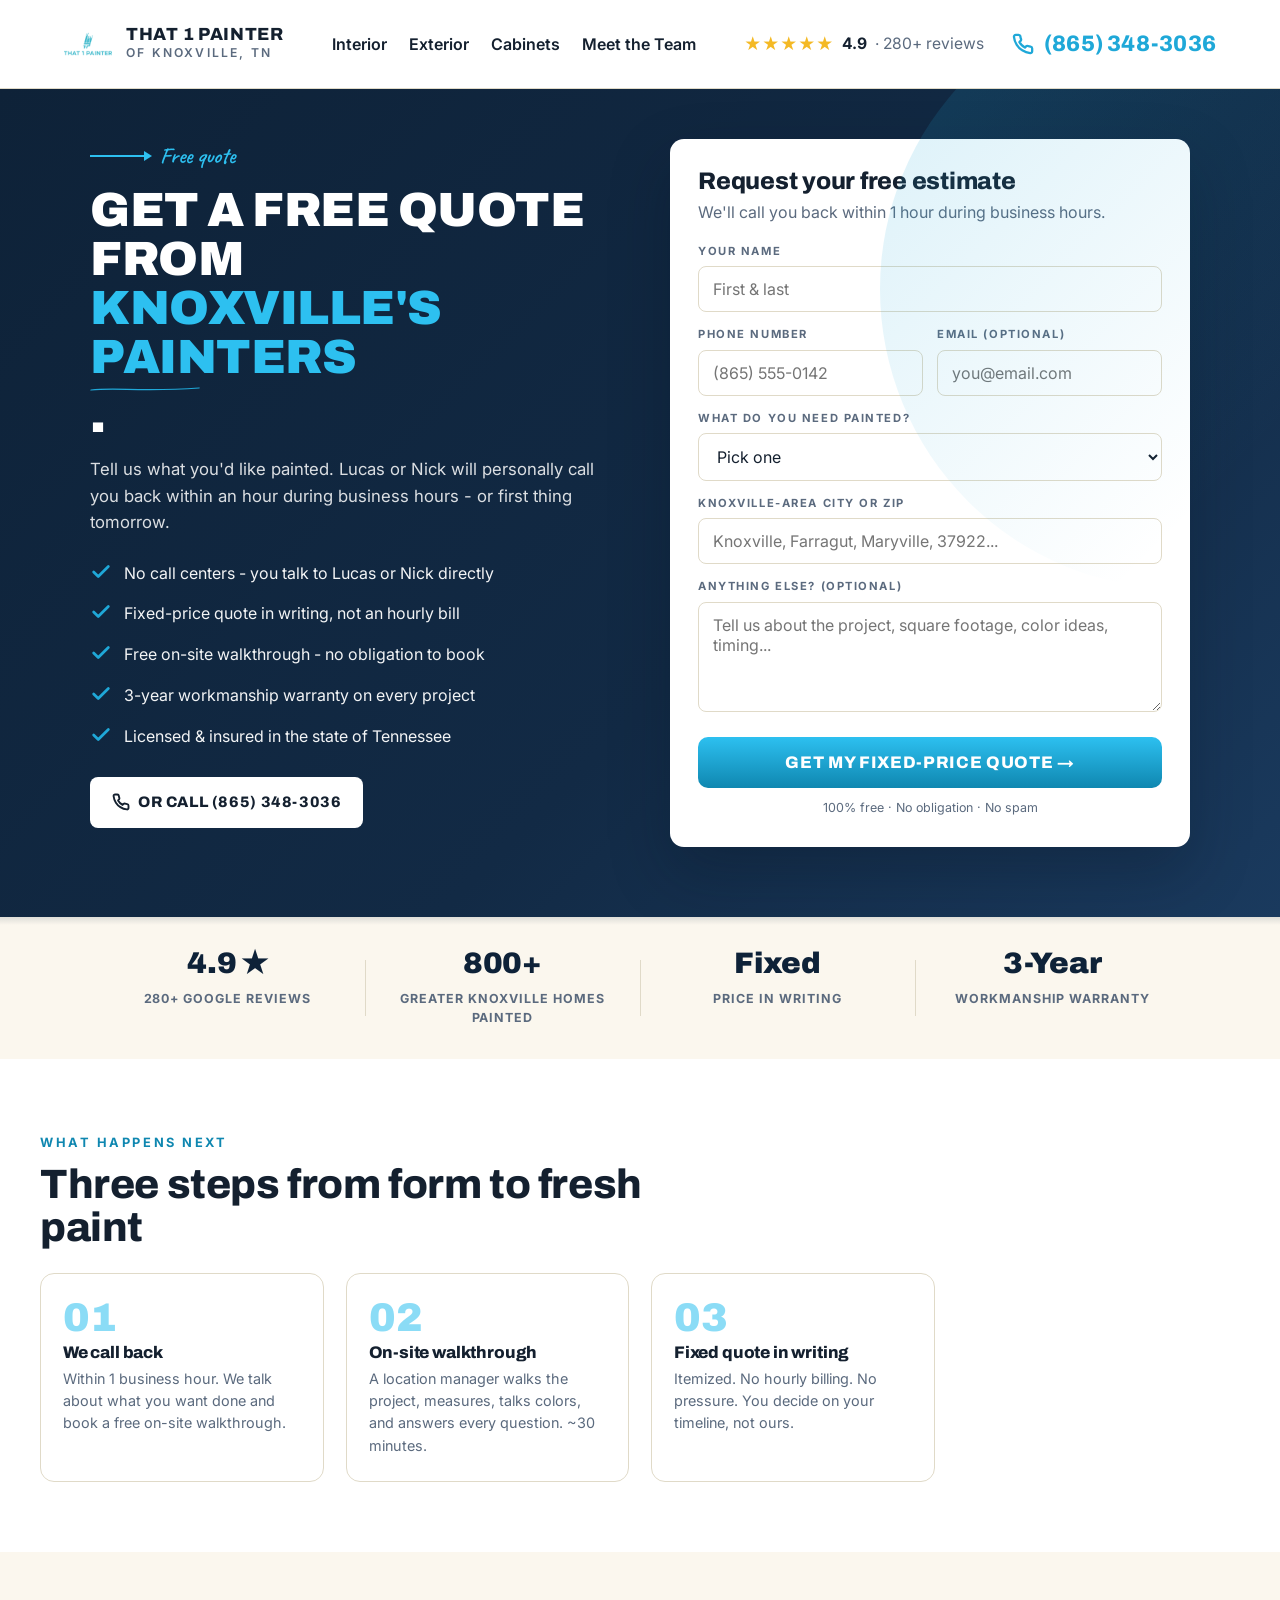
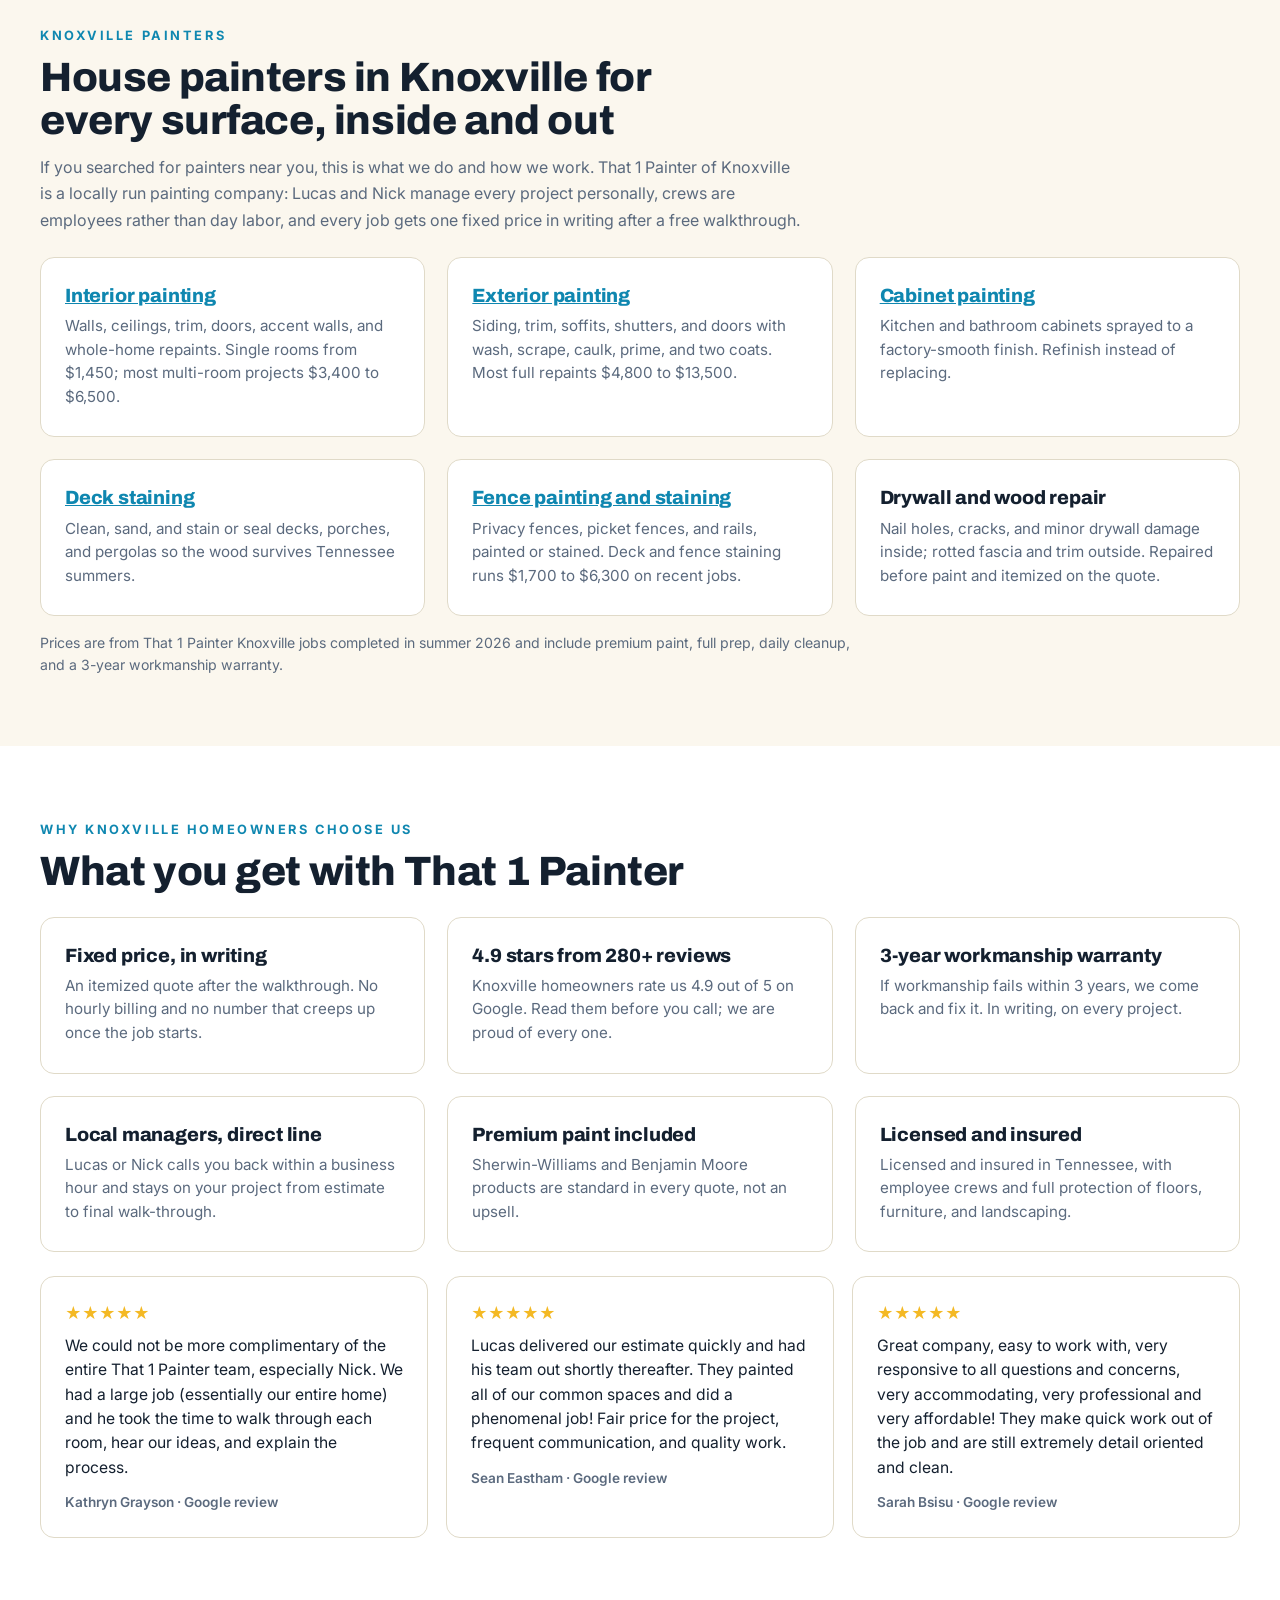
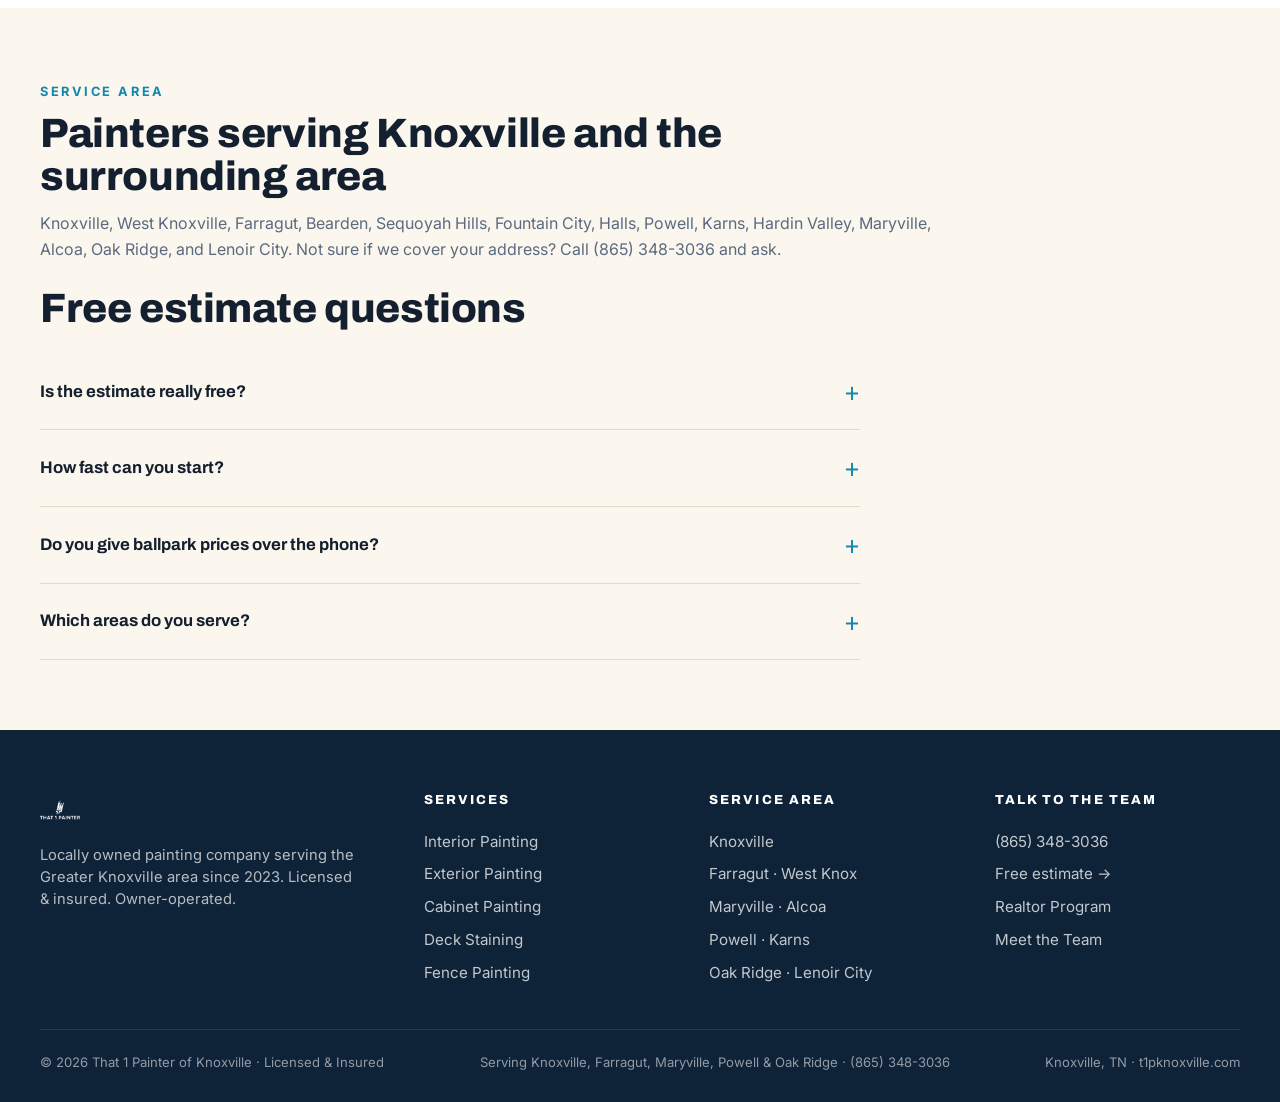
<file: free-estimate.html>
<!DOCTYPE html>
<html lang="en">
<head>
  <meta charset="UTF-8">
  <meta name="viewport" content="width=device-width, initial-scale=1.0">

  <!-- Google tag (gtag.js) -->
  <script async src="https://www.googletagmanager.com/gtag/js?id=GT-T94FWJ92"></script>
  <script>
    window.dataLayer = window.dataLayer || [];
    function gtag(){dataLayer.push(arguments);}
    gtag('js', new Date());
    gtag('config', 'GT-T94FWJ92');
    gtag('config', 'G-8ZMC1K4EEJ');
    gtag('config', 'AW-11226884509');
    // Website call conversion: swaps the displayed number with a Google forwarding
    // number for ad-click visitors so calls >=60s count in Google Ads.
    gtag('config', 'AW-11226884509/danlCOD02b0ZEJ3Tsukp', { phone_conversion_number: '(865) 348-3036' });
  </script>
  <!-- Microsoft Clarity -->
  <script type="text/javascript">
    (function(c,l,a,r,i,t,y){
        c[a]=c[a]||function(){(c[a].q=c[a].q||[]).push(arguments)};
        t=l.createElement(r);t.async=1;t.src="https://www.clarity.ms/tag/"+i;
        y=l.getElementsByTagName(r)[0];y.parentNode.insertBefore(t,y);
    })(window, document, "clarity", "script", "wvl3fsdmvr");
  </script>
  <!-- Meta Pixel: T1P Knoxville Website (2663338367427497). Lead + Contact events fire from main.js. -->
  <script>
    !function(f,b,e,v,n,t,s){if(f.fbq)return;n=f.fbq=function(){n.callMethod?
    n.callMethod.apply(n,arguments):n.queue.push(arguments)};if(!f._fbq)f._fbq=n;
    n.push=n;n.loaded=!0;n.version='2.0';n.queue=[];t=b.createElement(e);t.async=!0;
    t.src=v;s=b.getElementsByTagName(e)[0];s.parentNode.insertBefore(t,s)}(window,
    document,'script','https://connect.facebook.net/en_US/fbevents.js');
    fbq('init', '2663338367427497');
    fbq('track', 'PageView');
  </script>
  <noscript><img height="1" width="1" style="display:none" alt="" src="https://www.facebook.com/tr?id=2663338367427497&ev=PageView&noscript=1"></noscript>


  <title>Get a Free Painting Estimate - That 1 Painter of Knoxville</title>
  <meta name="description" content="Free, fixed-price painting estimate from That 1 Painter of Knoxville. Location managers Lucas &amp; Nick call you back within 1 hour during business hours. Interior, exterior, cabinets.">
  <link rel="canonical" href="https://t1pknoxville.com/free-estimate">
  <meta name="theme-color" content="#0E2238">
  <meta name="robots" content="index, follow">

  <link rel="preconnect" href="https://fonts.googleapis.com">
  <link rel="preconnect" href="https://fonts.gstatic.com" crossorigin>
  <link rel="preload" as="style" href="https://fonts.googleapis.com/css2?family=Archivo:wght@600;700;800;900&family=Inter:wght@400;500;600;700&family=Caveat:wght@500;600;700&display=swap" onload="this.onload=null;this.rel='stylesheet'">
  <noscript><link href="https://fonts.googleapis.com/css2?family=Archivo:wght@600;700;800;900&family=Inter:wght@400;500;600;700&family=Caveat:wght@500;600;700&display=swap" rel="stylesheet"></noscript>
  <link rel="icon" type="image/webp" href="/logo.webp">
  <link rel="stylesheet" href="/assets/css/main.css">

  <style>
    .estimate-hero { padding: 50px 24px 70px; }
    .estimate-grid {
      display: grid;
      grid-template-columns: 1fr;
      gap: 36px;
      max-width: 1100px;
      margin: 0 auto;
    }
    @media (min-width: 900px) { .estimate-grid { grid-template-columns: 1fr 1fr; gap: 60px; align-items: start; } }
    .estimate-card {
      background: var(--white);
      border-radius: 14px;
      padding: 30px 28px;
      box-shadow: var(--shadow-lg);
      color: var(--ink);
    }
    .estimate-card h2 { font-size: 1.5rem; margin-bottom: 6px; }
    .estimate-card .sub { color: var(--muted); margin-bottom: 18px; }
    .estimate-card label { display: block; font-size: 0.7rem; letter-spacing: 0.14em; color: var(--muted); text-transform: uppercase; font-weight: 700; margin: 14px 0 6px; }
    .estimate-card input,
    .estimate-card select,
    .estimate-card textarea {
      width: 100%;
      border: 1.5px solid var(--line);
      border-radius: 8px;
      padding: 12px 14px;
      font-size: 1rem;
      font-family: inherit;
      background: var(--white);
      color: var(--ink);
    }
    .estimate-card textarea { resize: vertical; min-height: 110px; }
    .estimate-card .grid-2 { display: grid; grid-template-columns: 1fr 1fr; gap: 14px; }
    .estimate-card .btn-submit {
      display: block; width: 100%; margin-top: 18px;
      background: linear-gradient(180deg, var(--cyan-2) 0%, var(--cyan-dark) 100%);
      color: white; border: 0; border-radius: 10px; padding: 16px;
      font-family: 'Archivo', sans-serif; font-weight: 800; font-size: 1.05rem;
      letter-spacing: 0.04em; text-transform: uppercase;
    }
    .estimate-side h1 {
      font-size: clamp(2rem, 4vw, 3rem);
      text-transform: uppercase;
      color: var(--white);
      line-height: 1.02;
      margin-bottom: 16px;
    }
    .estimate-side h1 .accent { color: var(--cyan-2); }
    .estimate-side p { color: rgba(255,255,255,0.85); font-size: 1.05rem; margin-bottom: 18px; }
    .estimate-side ul { list-style: none; }
    .estimate-side ul li { padding: 8px 0; color: rgba(255,255,255,0.95); display: flex; gap: 12px; }
    .estimate-side ul li::before {
      content: ""; flex-shrink: 0; width: 22px; height: 22px;
      background: no-repeat center/contain url("data:image/svg+xml;utf8,<svg xmlns='http://www.w3.org/2000/svg' viewBox='0 0 24 24' fill='none' stroke='%231FA8D8' stroke-width='3' stroke-linecap='round' stroke-linejoin='round'><polyline points='20 6 9 17 4 12'/></svg>");
    }
    /* Mobile: headline + form above the fold. Dissolve the copy column so the
       form card sits directly under the H1; push the bullets/call button below. */
    @media (max-width: 899px) {
      .estimate-grid { display: flex; flex-direction: column; gap: 20px; }
      .estimate-side { display: contents; }
      .estimate-side .hero-eyebrow { order: 1; }
      .estimate-side h1 { order: 2; }
      .estimate-card { order: 3; }
      .estimate-side p { order: 4; }
      .estimate-side ul { order: 5; }
      .estimate-side > div { order: 6; }
    }
    @media (max-width: 600px) {
      .estimate-hero { padding: 26px 20px 50px; }
      .estimate-side h1 { font-size: 1.9rem; margin-bottom: 10px; }
      .estimate-card { padding: 22px 20px; }
      .estimate-card h2 { font-size: 1.3rem; }
    }
  </style>
</head>
<body>

  <header class="topbar">
    <div class="topbar-inner">
      <a href="/" class="brand"><img src="/logo.webp" alt="That 1 Painter logo"><div><div class="brand-name">THAT 1 PAINTER</div><div class="brand-sub">of Knoxville, TN</div></div></a>
      <nav class="topbar-nav"><a href="/interior">Interior</a><a href="/exterior">Exterior</a><a href="/cabinets">Cabinets</a><a href="/about">Meet the Team</a></nav>
      <div class="topbar-right">
        <div class="reviews-pill"><span class="reviews-stars">★★★★★</span><span><strong>4.9</strong></span><span class="reviews-count">· 280+ reviews</span></div>
        <a href="tel:18653483036" class="topbar-phone"><svg viewBox="0 0 24 24" fill="none" stroke="currentColor" stroke-width="2.5" stroke-linecap="round" stroke-linejoin="round"><path d="M22 16.92v3a2 2 0 0 1-2.18 2 19.79 19.79 0 0 1-8.63-3.07 19.5 19.5 0 0 1-6-6 19.79 19.79 0 0 1-3.07-8.67A2 2 0 0 1 4.11 2h3a2 2 0 0 1 2 1.72c.13.96.36 1.9.7 2.81a2 2 0 0 1-.45 2.11L8.09 9.91a16 16 0 0 0 6 6l1.27-1.27a2 2 0 0 1 2.11-.45c.91.34 1.85.57 2.81.7A2 2 0 0 1 22 16.92z"/></svg>(865) 348-3036</a>
      </div>
    </div>
  </header>

  <section class="hero estimate-hero">
    <div class="estimate-grid">
      <div class="estimate-side">
        <div class="hero-eyebrow"><span class="arrow"></span><span class="script">Free quote</span></div>
        <h1>Get a free quote from <span class="accent">Knoxville's painters</span>.</h1>
        <p>Tell us what you'd like painted. Lucas or Nick will personally call you back within an hour during business hours - or first thing tomorrow.</p>
        <ul>
          <li>No call centers - you talk to Lucas or Nick directly</li>
          <li>Fixed-price quote in writing, not an hourly bill</li>
          <li>Free on-site walkthrough - no obligation to book</li>
          <li>3-year workmanship warranty on every project</li>
          <li>Licensed &amp; insured in the state of Tennessee</li>
        </ul>
        <div style="margin-top:20px;">
          <a href="tel:18653483036" class="btn-cyan" style="background:var(--white); color:var(--ink);">
            <svg width="18" height="18" viewBox="0 0 24 24" fill="none" stroke="currentColor" stroke-width="2.5" stroke-linecap="round" stroke-linejoin="round"><path d="M22 16.92v3a2 2 0 0 1-2.18 2 19.79 19.79 0 0 1-8.63-3.07 19.5 19.5 0 0 1-6-6 19.79 19.79 0 0 1-3.07-8.67A2 2 0 0 1 4.11 2h3a2 2 0 0 1 2 1.72c.13.96.36 1.9.7 2.81a2 2 0 0 1-.45 2.11L8.09 9.91a16 16 0 0 0 6 6l1.27-1.27a2 2 0 0 1 2.11-.45c.91.34 1.85.57 2.81.7A2 2 0 0 1 22 16.92z"/></svg>
            Or call (865) 348-3036
          </a>
        </div>
      </div>

      <div class="estimate-card">
        <h2>Request your free estimate</h2>
        <div class="sub">We'll call you back within 1 hour during business hours.</div>
        <form data-lead-form data-form-location="free-estimate-page">
          <label for="ef-name">Your name</label>
          <input id="ef-name" name="name" type="text" placeholder="First & last" autocomplete="name" required>

          <div class="grid-2">
            <div>
              <label for="ef-phone">Phone number</label>
              <input id="ef-phone" name="phone" type="tel" placeholder="(865) 555-0142" autocomplete="tel" inputmode="numeric" required>
            </div>
            <div>
              <label for="ef-email">Email (optional)</label>
              <input id="ef-email" name="email" type="email" placeholder="you@email.com" autocomplete="email">
            </div>
          </div>

          <label for="ef-service">What do you need painted?</label>
          <select id="ef-service" name="service">
            <option value="">Pick one</option>
            <option value="interior">Interior painting</option>
            <option value="exterior">Exterior painting</option>
            <option value="cabinets">Cabinet painting</option>
            <option value="deck">Deck staining</option>
            <option value="fence">Fence painting / staining</option>
            <option value="multiple">Multiple / not sure yet</option>
          </select>

          <label for="ef-area">Knoxville-area city or ZIP</label>
          <input id="ef-area" name="area" type="text" placeholder="Knoxville, Farragut, Maryville, 37922..." autocomplete="postal-code">

          <label for="ef-notes">Anything else? (optional)</label>
          <textarea id="ef-notes" name="notes" placeholder="Tell us about the project, square footage, color ideas, timing..."></textarea>

          <input type="text" name="_gotcha" tabindex="-1" autocomplete="off" style="position:absolute; left:-9999px;" aria-hidden="true">
            <button class="btn-submit" type="submit">Get my fixed-price quote →</button>
          <div style="text-align:center; margin-top:10px; font-size:0.78rem; color:var(--muted);">100% free · No obligation · No spam</div>
        </form>
      </div>
    </div>
  </section>

  <section class="trust-strip">
    <div class="trust-strip-inner">
      <div class="trust-item"><div class="num">4.9 ★</div><div class="label">280+ Google Reviews</div></div>
      <div class="trust-item"><div class="num">800+</div><div class="label">Greater Knoxville Homes Painted</div></div>
      <div class="trust-item"><div class="num">Fixed</div><div class="label">Price in Writing</div></div>
      <div class="trust-item"><div class="num">3-Year</div><div class="label">Workmanship Warranty</div></div>
    </div>
  </section>

  <section class="bg-white">
    <div class="container">
      <span class="section-eyebrow">What Happens Next</span>
      <h2 class="section-title">Three steps from form to fresh paint</h2>
      <div class="process-grid mt-24">
        <div class="step"><div class="step-num">01</div><h4>We call back</h4><p>Within 1 business hour. We talk about what you want done and book a free on-site walkthrough.</p></div>
        <div class="step"><div class="step-num">02</div><h4>On-site walkthrough</h4><p>A location manager walks the project, measures, talks colors, and answers every question. ~30 minutes.</p></div>
        <div class="step"><div class="step-num">03</div><h4>Fixed quote in writing</h4><p>Itemized. No hourly billing. No pressure. You decide on your timeline, not ours.</p></div>
      </div>
    </div>
  </section>


  <!-- What we paint (keyword-matched) -->
  <section class="bg-cream">
    <div class="container">
      <span class="section-eyebrow">Knoxville Painters</span>
      <h2 class="section-title">House painters in Knoxville for every surface, inside and out</h2>
      <p style="max-width:760px; color:var(--muted); line-height:1.65;">If you searched for painters near you, this is what we do and how we work. That 1 Painter of Knoxville is a locally run painting company: Lucas and Nick manage every project personally, crews are employees rather than day labor, and every job gets one fixed price in writing after a free walkthrough.</p>
      <div class="cards-3 mt-24">
        <div class="card"><h3><a href="/interior">Interior painting</a></h3><p>Walls, ceilings, trim, doors, accent walls, and whole-home repaints. Single rooms from $1,450; most multi-room projects $3,400 to $6,500.</p></div>
        <div class="card"><h3><a href="/exterior">Exterior painting</a></h3><p>Siding, trim, soffits, shutters, and doors with wash, scrape, caulk, prime, and two coats. Most full repaints $4,800 to $13,500.</p></div>
        <div class="card"><h3><a href="/cabinets">Cabinet painting</a></h3><p>Kitchen and bathroom cabinets sprayed to a factory-smooth finish. Refinish instead of replacing.</p></div>
        <div class="card"><h3><a href="/deck-staining">Deck staining</a></h3><p>Clean, sand, and stain or seal decks, porches, and pergolas so the wood survives Tennessee summers.</p></div>
        <div class="card"><h3><a href="/fence-painting">Fence painting and staining</a></h3><p>Privacy fences, picket fences, and rails, painted or stained. Deck and fence staining runs $1,700 to $6,300 on recent jobs.</p></div>
        <div class="card"><h3>Drywall and wood repair</h3><p>Nail holes, cracks, and minor drywall damage inside; rotted fascia and trim outside. Repaired before paint and itemized on the quote.</p></div>
      </div>
      <p class="price-note">Prices are from That 1 Painter Knoxville jobs completed in summer 2026 and include premium paint, full prep, daily cleanup, and a 3-year workmanship warranty.</p>
    </div>
  </section>

  <!-- Why choose us -->
  <section class="bg-white">
    <div class="container">
      <span class="section-eyebrow">Why Knoxville Homeowners Choose Us</span>
      <h2 class="section-title">What you get with That 1 Painter</h2>
      <div class="cards-3 mt-24">
        <div class="card"><h3>Fixed price, in writing</h3><p>An itemized quote after the walkthrough. No hourly billing and no number that creeps up once the job starts.</p></div>
        <div class="card"><h3>4.9 stars from 280+ reviews</h3><p>Knoxville homeowners rate us 4.9 out of 5 on Google. Read them before you call; we are proud of every one.</p></div>
        <div class="card"><h3>3-year workmanship warranty</h3><p>If workmanship fails within 3 years, we come back and fix it. In writing, on every project.</p></div>
        <div class="card"><h3>Local managers, direct line</h3><p>Lucas or Nick calls you back within a business hour and stays on your project from estimate to final walk-through.</p></div>
        <div class="card"><h3>Premium paint included</h3><p>Sherwin-Williams and Benjamin Moore products are standard in every quote, not an upsell.</p></div>
        <div class="card"><h3>Licensed and insured</h3><p>Licensed and insured in Tennessee, with employee crews and full protection of floors, furniture, and landscaping.</p></div>
      </div>
      <div class="reviews-grid mt-24">
        <div class="review-card"><div class="stars" aria-label="5 out of 5 stars">★★★★★</div><p class="quote">We could not be more complimentary of the entire That 1 Painter team, especially Nick. We had a large job (essentially our entire home) and he took the time to walk through each room, hear our ideas, and explain the process.</p><div class="who">Kathryn Grayson · Google review</div></div>
        <div class="review-card"><div class="stars" aria-label="5 out of 5 stars">★★★★★</div><p class="quote">Lucas delivered our estimate quickly and had his team out shortly thereafter. They painted all of our common spaces and did a phenomenal job! Fair price for the project, frequent communication, and quality work.</p><div class="who">Sean Eastham · Google review</div></div>
        <div class="review-card"><div class="stars" aria-label="5 out of 5 stars">★★★★★</div><p class="quote">Great company, easy to work with, very responsive to all questions and concerns, very accommodating, very professional and very affordable! They make quick work out of the job and are still extremely detail oriented and clean.</p><div class="who">Sarah Bsisu · Google review</div></div>
      </div>
    </div>
  </section>

  <!-- Service area + FAQ -->
  <section class="bg-cream">
    <div class="container">
      <span class="section-eyebrow">Service Area</span>
      <h2 class="section-title">Painters serving Knoxville and the surrounding area</h2>
      <p style="max-width:900px; color:var(--muted); line-height:1.65;">Knoxville, West Knoxville, Farragut, Bearden, Sequoyah Hills, Fountain City, Halls, Powell, Karns, Hardin Valley, Maryville, Alcoa, Oak Ridge, and Lenoir City. Not sure if we cover your address? Call (865) 348-3036 and ask.</p>
      <h2 class="section-title mt-24">Free estimate questions</h2>
      <div class="faq-list mt-24">
        <details class="faq-item"><summary>Is the estimate really free?</summary><p>Yes. A location manager comes to your home, measures, talks colors, and answers questions. You get a written quote and there is no obligation to book.</p></details>
        <details class="faq-item"><summary>How fast can you start?</summary><p>Most interior projects start within one to two weeks of approval. Exterior work is scheduled around the weather, typically March through early November.</p></details>
        <details class="faq-item"><summary>Do you give ballpark prices over the phone?</summary><p>We can share the ranges above so you know what to expect, but the fixed quote comes after the walkthrough. Guessing over the phone is how homeowners end up with surprise charges, and we do not do that.</p></details>
        <details class="faq-item"><summary>Which areas do you serve?</summary><p>All of Knox County plus Farragut, Maryville, Alcoa, Powell, Karns, Hardin Valley, Oak Ridge, and Lenoir City.</p></details>
      </div>
    </div>
  </section>

  <footer>
    <div class="footer-inner">
      <div class="footer-brand"><img src="/logo.webp" alt="That 1 Painter"><p>Locally owned painting company serving the Greater Knoxville area since 2023. Licensed &amp; insured. Owner-operated.</p></div>
      <div><h5>Services</h5><ul><li><a href="/interior">Interior Painting</a></li><li><a href="/exterior">Exterior Painting</a></li><li><a href="/cabinets">Cabinet Painting</a></li><li><a href="/deck-staining">Deck Staining</a></li><li><a href="/fence-painting">Fence Painting</a></li></ul></div>
      <div><h5>Service Area</h5><ul><li><a href="/free-estimate">Knoxville</a></li><li><a href="/free-estimate">Farragut · West Knox</a></li><li><a href="/free-estimate">Maryville · Alcoa</a></li><li><a href="/free-estimate">Powell · Karns</a></li><li><a href="/free-estimate">Oak Ridge · Lenoir City</a></li></ul></div>
      <div><h5>Talk to the Team</h5><ul><li><a href="tel:18653483036">(865) 348-3036</a></li><li><a href="/free-estimate">Free estimate →</a></li><li><a href="/realtors">Realtor Program</a></li><li><a href="/about">Meet the Team</a></li></ul></div>
    </div>
    <div class="footer-bottom"><div>© 2026 That 1 Painter of Knoxville · Licensed &amp; Insured</div><div>Serving Knoxville, Farragut, Maryville, Powell &amp; Oak Ridge · (865) 348-3036</div><div>Knoxville, TN · t1pknoxville.com</div></div>
  </footer>

  <div class="sticky-cta">
    <a href="tel:18653483036" class="call"><svg width="16" height="16" viewBox="0 0 24 24" fill="none" stroke="currentColor" stroke-width="2.5" stroke-linecap="round" stroke-linejoin="round"><path d="M22 16.92v3a2 2 0 0 1-2.18 2 19.79 19.79 0 0 1-8.63-3.07 19.5 19.5 0 0 1-6-6 19.79 19.79 0 0 1-3.07-8.67A2 2 0 0 1 4.11 2h3a2 2 0 0 1 2 1.72c.13.96.36 1.9.7 2.81a2 2 0 0 1-.45 2.11L8.09 9.91a16 16 0 0 0 6 6l1.27-1.27a2 2 0 0 1 2.11-.45c.91.34 1.85.57 2.81.7A2 2 0 0 1 22 16.92z"/></svg>Call the team</a>
    <a href="#" class="quote" onclick="document.getElementById('ef-name')?.focus(); return false;">Fill form</a>
  </div>

  <script src="/assets/js/main.js" defer></script>
  <script async src="https://online-booking.housecallpro.com/script.js?token=28711c05c9d04d958c8163f832b172ea&orgName=That-1-Painter-Knoxville"></script>
</body>
</html>
</file>
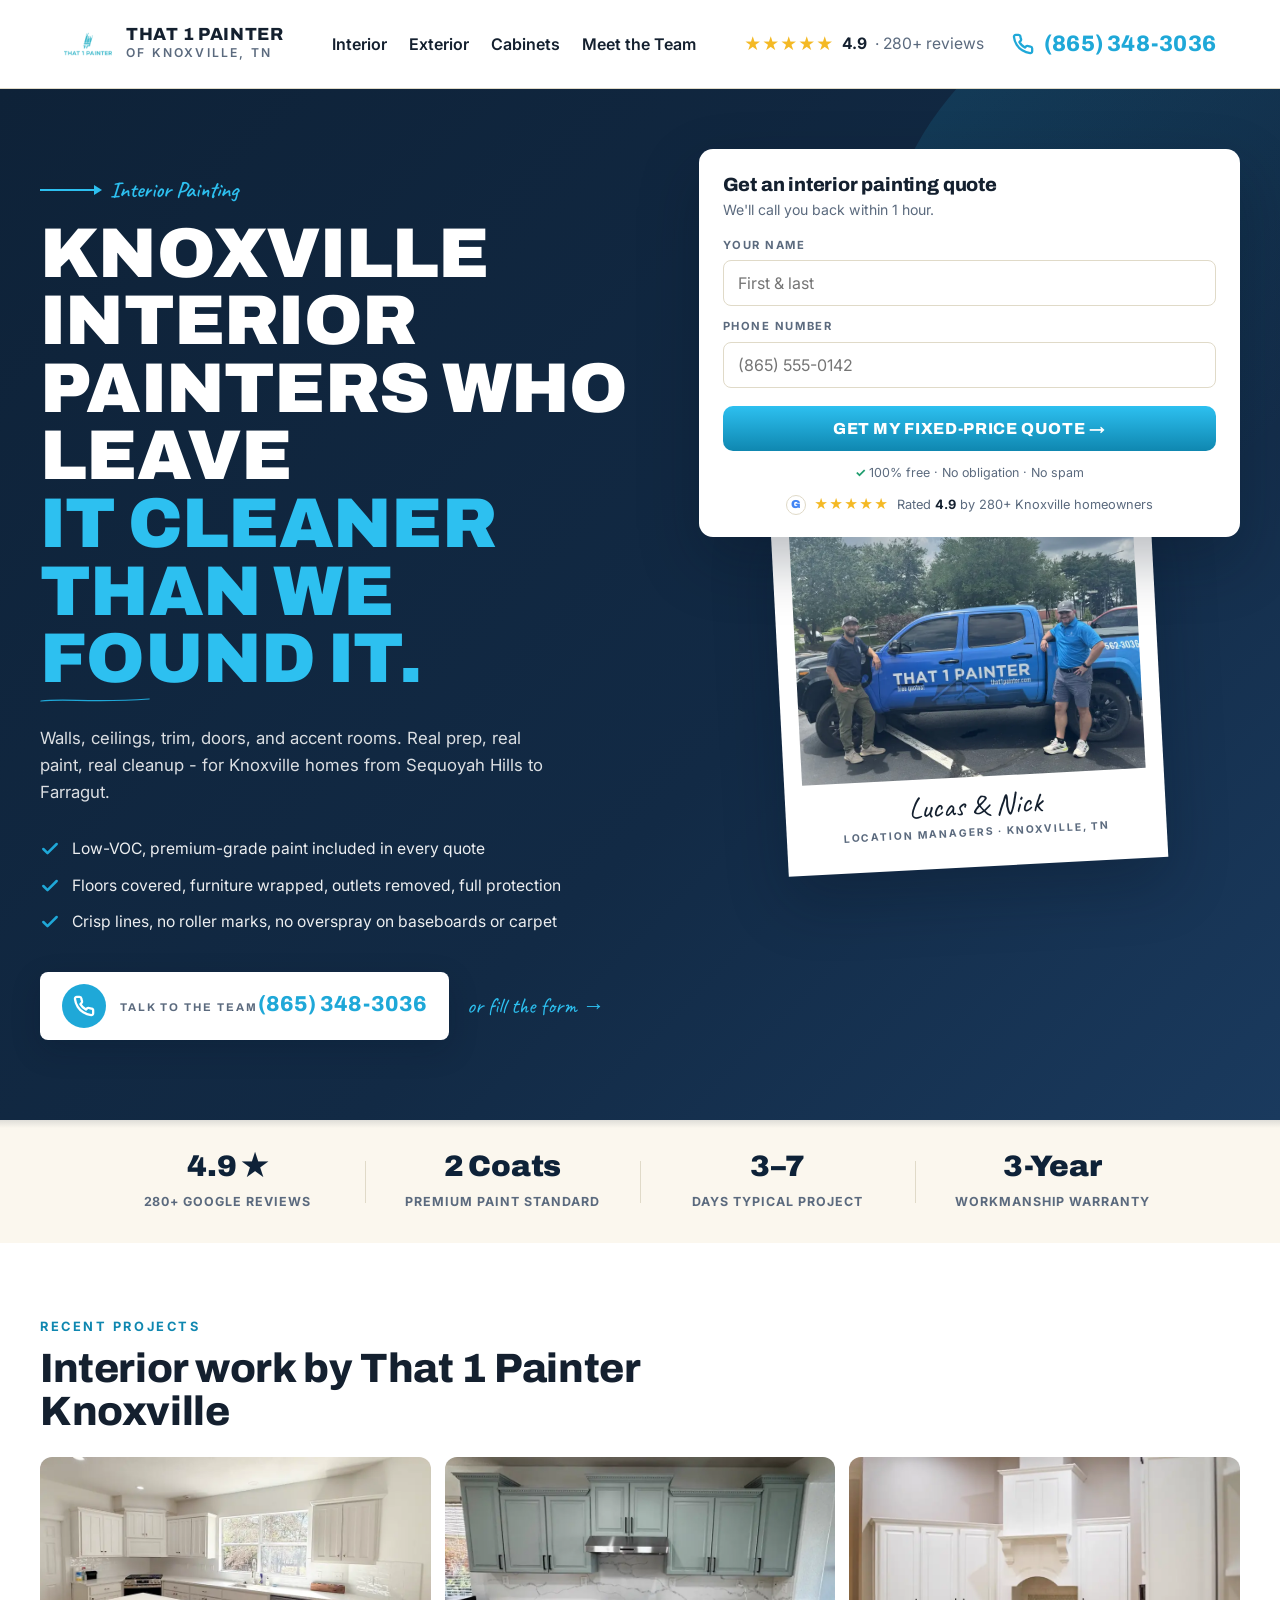
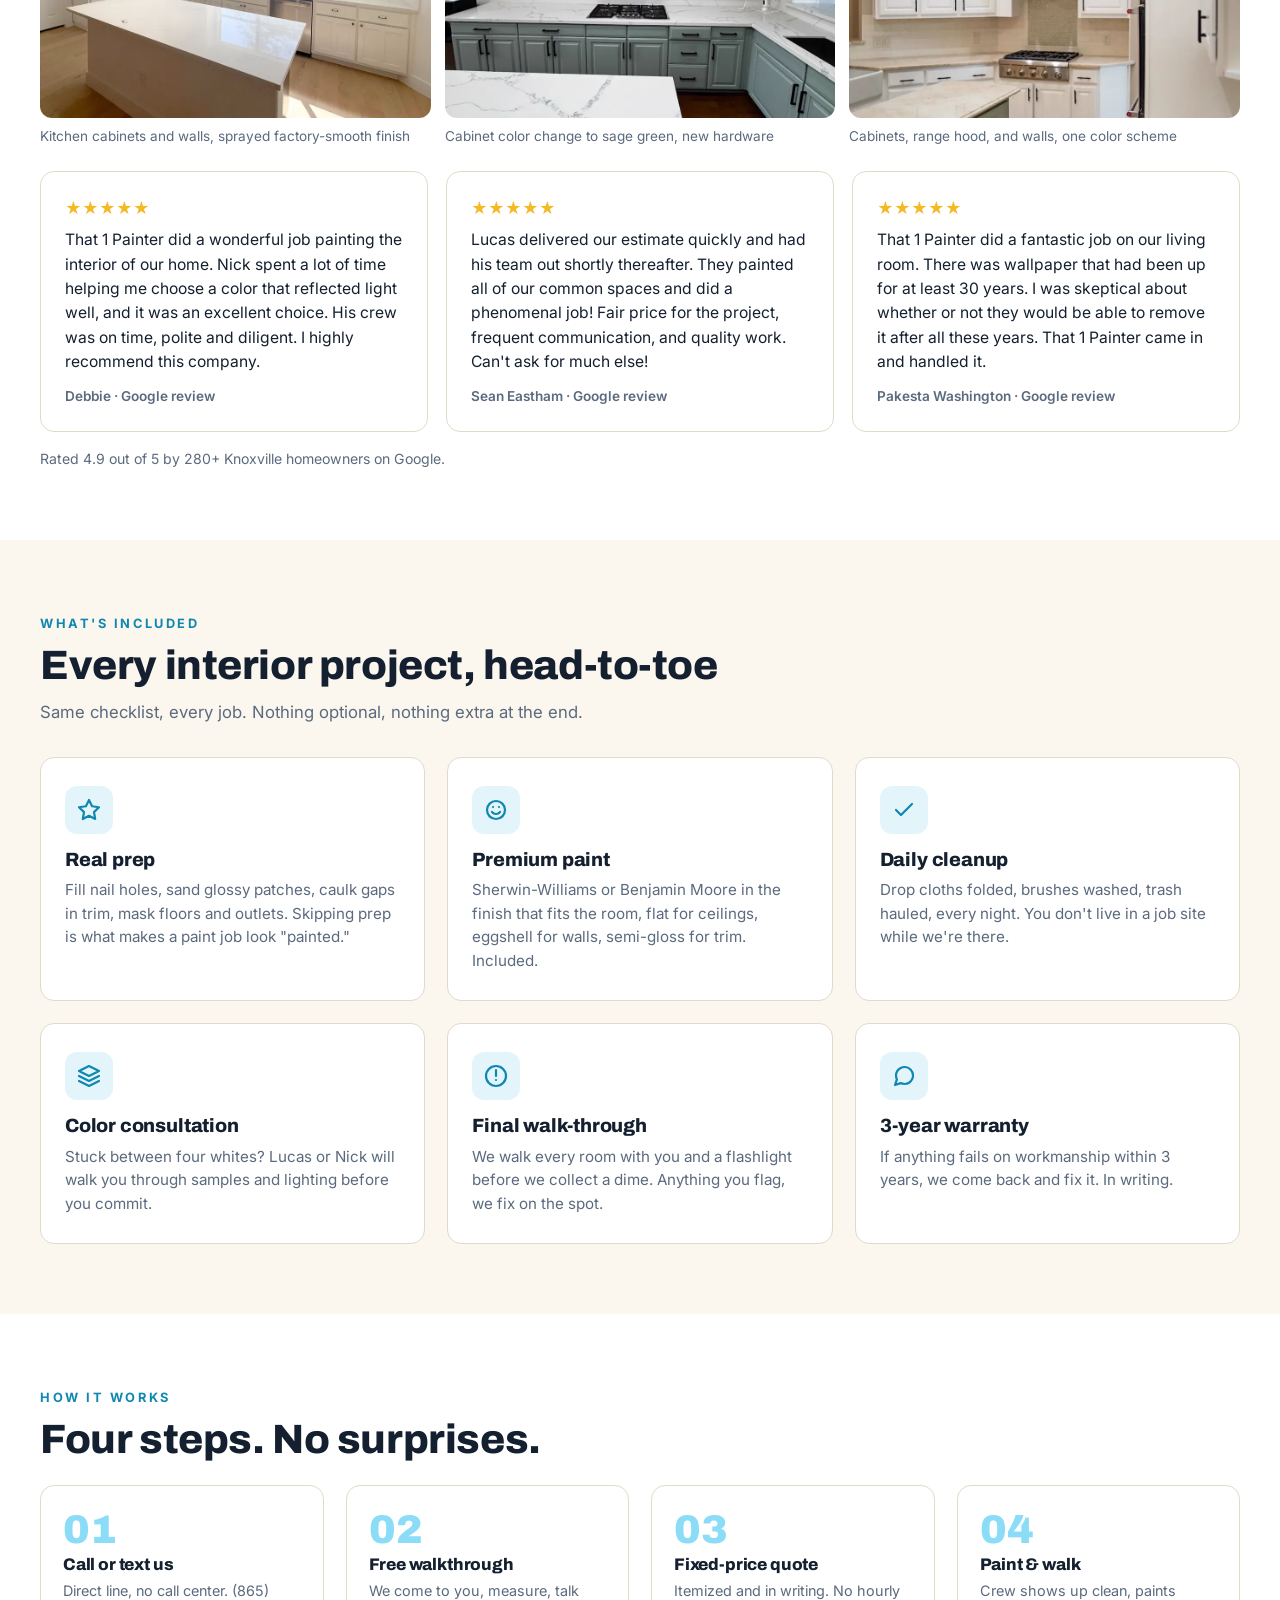
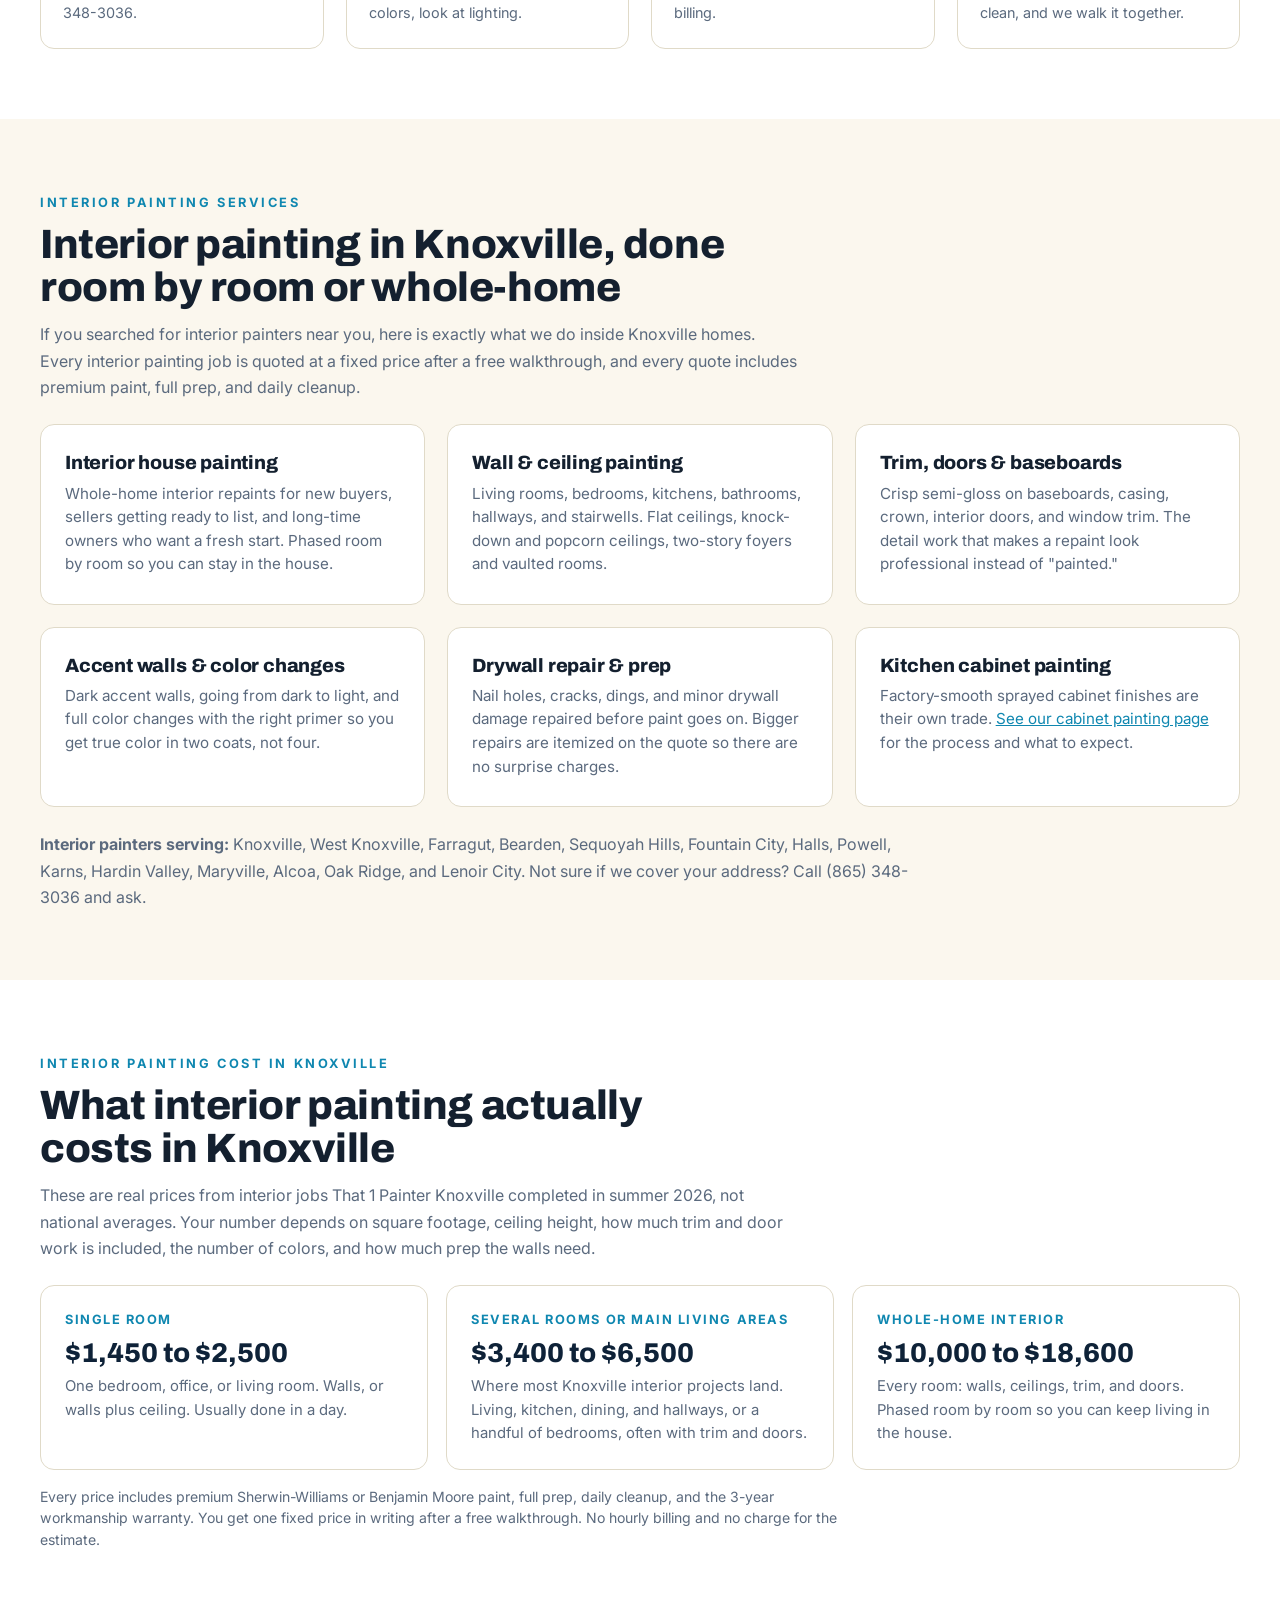
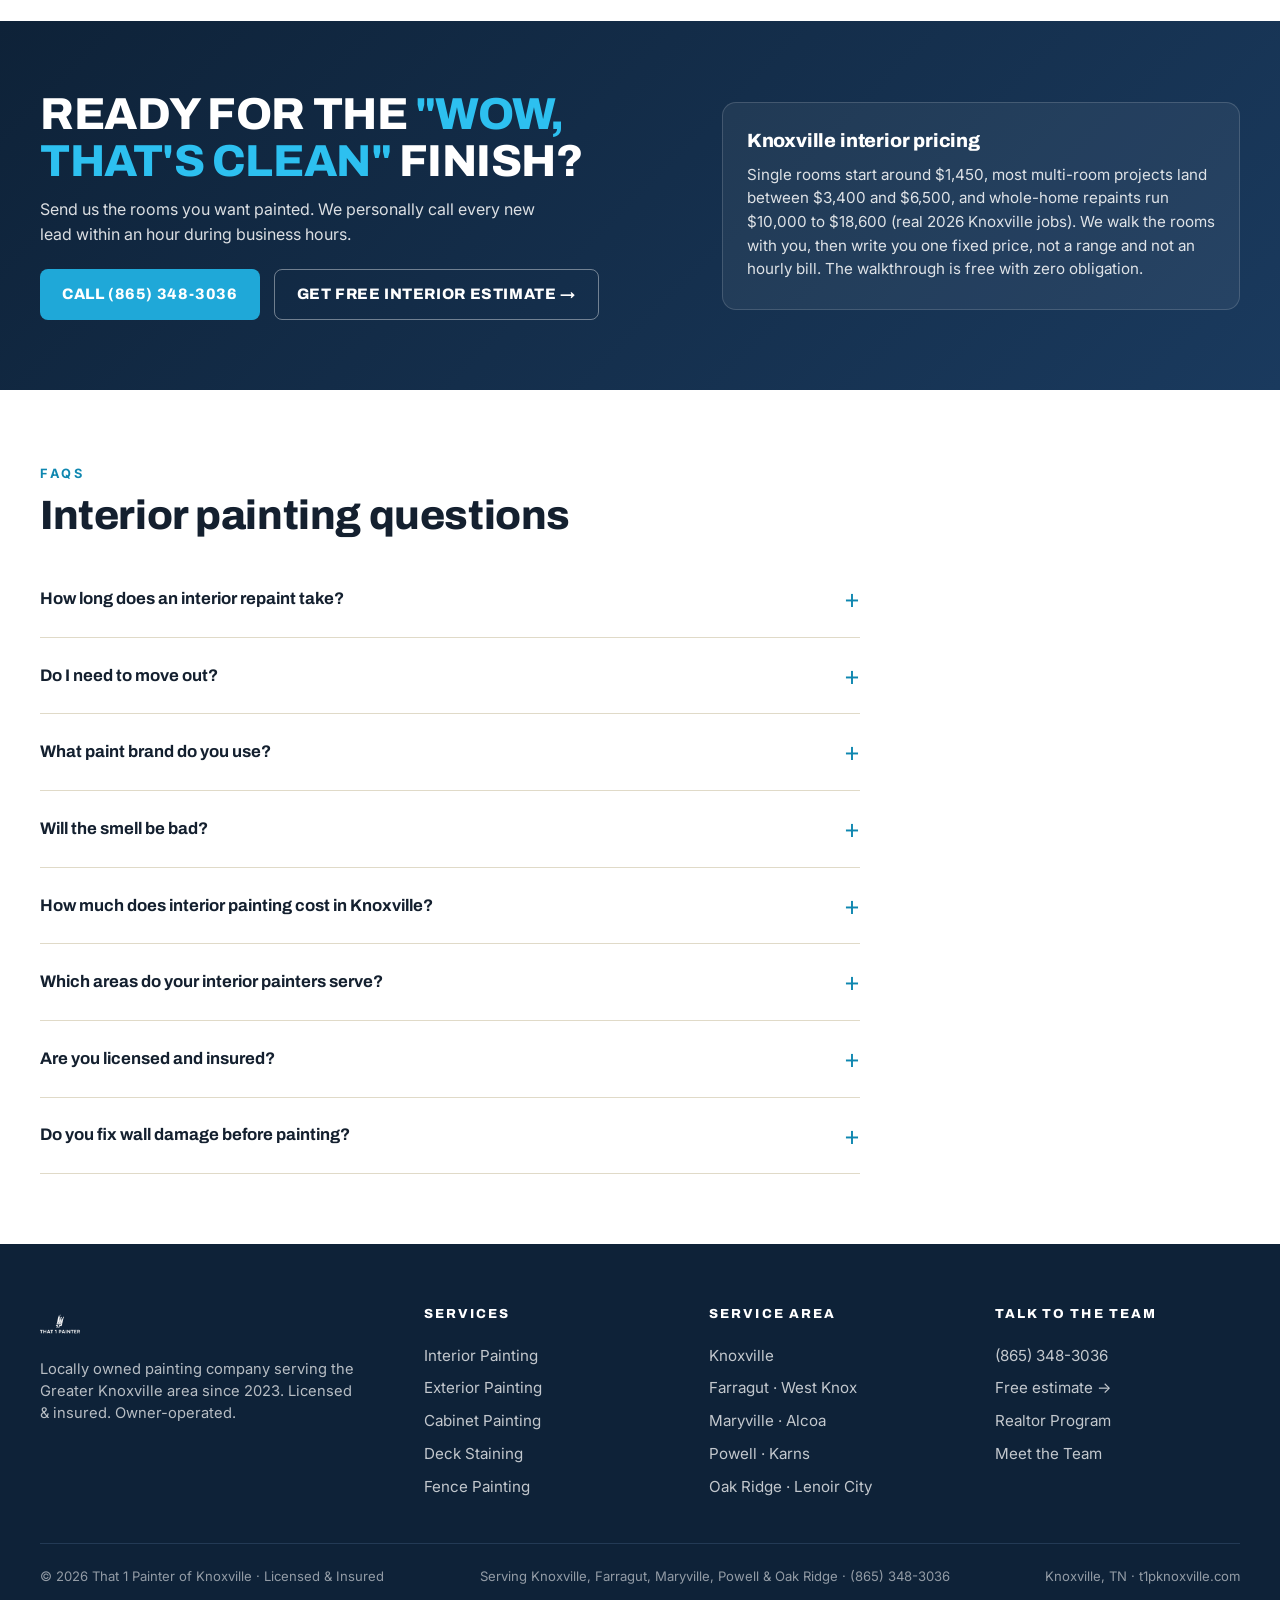
<file: interior.html>
<!DOCTYPE html>
<html lang="en">
<head>
  <meta charset="UTF-8">
  <meta name="viewport" content="width=device-width, initial-scale=1.0">

  <!-- Google tag (gtag.js) -->
  <script async src="https://www.googletagmanager.com/gtag/js?id=GT-T94FWJ92"></script>
  <script>
    window.dataLayer = window.dataLayer || [];
    function gtag(){dataLayer.push(arguments);}
    gtag('js', new Date());
    gtag('config', 'GT-T94FWJ92');
    gtag('config', 'G-8ZMC1K4EEJ');
    gtag('config', 'AW-11226884509');
    // Website call conversion: swaps the displayed number with a Google forwarding
    // number for ad-click visitors so calls >=60s count in Google Ads.
    gtag('config', 'AW-11226884509/danlCOD02b0ZEJ3Tsukp', { phone_conversion_number: '(865) 348-3036' });
  </script>
  <!-- Microsoft Clarity -->
  <script type="text/javascript">
    (function(c,l,a,r,i,t,y){
        c[a]=c[a]||function(){(c[a].q=c[a].q||[]).push(arguments)};
        t=l.createElement(r);t.async=1;t.src="https://www.clarity.ms/tag/"+i;
        y=l.getElementsByTagName(r)[0];y.parentNode.insertBefore(t,y);
    })(window, document, "clarity", "script", "wvl3fsdmvr");
  </script>
  <!-- Meta Pixel: T1P Knoxville Website (2663338367427497). Lead + Contact events fire from main.js. -->
  <script>
    !function(f,b,e,v,n,t,s){if(f.fbq)return;n=f.fbq=function(){n.callMethod?
    n.callMethod.apply(n,arguments):n.queue.push(arguments)};if(!f._fbq)f._fbq=n;
    n.push=n;n.loaded=!0;n.version='2.0';n.queue=[];t=b.createElement(e);t.async=!0;
    t.src=v;s=b.getElementsByTagName(e)[0];s.parentNode.insertBefore(t,s)}(window,
    document,'script','https://connect.facebook.net/en_US/fbevents.js');
    fbq('init', '2663338367427497');
    fbq('track', 'PageView');
  </script>
  <noscript><img height="1" width="1" style="display:none" alt="" src="https://www.facebook.com/tr?id=2663338367427497&ev=PageView&noscript=1"></noscript>


  <title>Interior Painters in Knoxville, TN - That 1 Painter</title>
  <meta name="description" content="Interior painting in Knoxville, TN by location managers Lucas &amp; Nick. Walls, ceilings, trim, doors. Low-VOC paint, fixed-price quote in writing, 3-year workmanship warranty.">
  <link rel="canonical" href="https://t1pknoxville.com/interior">
  <meta name="theme-color" content="#0E2238">

  <link rel="preconnect" href="https://fonts.googleapis.com">
  <link rel="preconnect" href="https://fonts.gstatic.com" crossorigin>
  <link rel="preload" as="style" href="https://fonts.googleapis.com/css2?family=Archivo:wght@600;700;800;900&family=Inter:wght@400;500;600;700&family=Caveat:wght@500;600;700&display=swap" onload="this.onload=null;this.rel='stylesheet'">
  <noscript><link href="https://fonts.googleapis.com/css2?family=Archivo:wght@600;700;800;900&family=Inter:wght@400;500;600;700&family=Caveat:wght@500;600;700&display=swap" rel="stylesheet"></noscript>
  <link rel="icon" type="image/webp" href="/logo.webp">
  <link rel="stylesheet" href="/assets/css/main.css">

  <script type="application/ld+json">
  {
    "@context": "https://schema.org",
    "@type": "Service",
    "serviceType": "Interior Painting",
    "provider": {
      "@type": "Painter",
      "name": "That 1 Painter of Knoxville",
      "telephone": "+18653483036",
      "url": "https://t1pknoxville.com/",
      "address": {"@type": "PostalAddress", "addressLocality": "Knoxville", "addressRegion": "TN"}
    },
    "areaServed": ["Knoxville", "Maryville", "Powell", "Farragut", "Oak Ridge"],
    "aggregateRating": {"@type": "AggregateRating", "ratingValue": "4.9", "reviewCount": "281"}
  }
  </script>
</head>
<body>

  <!-- Top Bar -->
  <header class="topbar">
    <div class="topbar-inner">
      <a href="/" class="brand">
        <img src="/logo.webp" alt="That 1 Painter logo">
        <div><div class="brand-name">THAT 1 PAINTER</div><div class="brand-sub">of Knoxville, TN</div></div>
      </a>
      <nav class="topbar-nav">
        <a href="/interior">Interior</a>
        <a href="/exterior">Exterior</a>
        <a href="/cabinets">Cabinets</a>
        <a href="/about">Meet the Team</a>
      </nav>
      <div class="topbar-right">
        <div class="reviews-pill"><span class="reviews-stars">★★★★★</span><span><strong>4.9</strong></span><span class="reviews-count">· 280+ reviews</span></div>
        <a href="tel:18653483036" class="topbar-phone">
          <svg viewBox="0 0 24 24" fill="none" stroke="currentColor" stroke-width="2.5" stroke-linecap="round" stroke-linejoin="round"><path d="M22 16.92v3a2 2 0 0 1-2.18 2 19.79 19.79 0 0 1-8.63-3.07 19.5 19.5 0 0 1-6-6 19.79 19.79 0 0 1-3.07-8.67A2 2 0 0 1 4.11 2h3a2 2 0 0 1 2 1.72c.13.96.36 1.9.7 2.81a2 2 0 0 1-.45 2.11L8.09 9.91a16 16 0 0 0 6 6l1.27-1.27a2 2 0 0 1 2.11-.45c.91.34 1.85.57 2.81.7A2 2 0 0 1 22 16.92z"/></svg>
          (865) 348-3036
        </a>
      </div>
    </div>
  </header>

  <!-- Hero -->
  <section class="hero">
    <div class="hero-inner">
      <div>
        <div class="hero-eyebrow"><span class="arrow"></span><span class="script">Interior Painting</span></div>
        <h1>
          KNOXVILLE INTERIOR<br>
          PAINTERS WHO LEAVE<br>
          <span class="accent">IT CLEANER THAN WE FOUND IT.</span>
        </h1>
        <p class="hero-lead">
          Walls, ceilings, trim, doors, and accent rooms. Real prep, real paint, real cleanup -
          for Knoxville homes from Sequoyah Hills to Farragut.
        </p>
        <ul class="hero-list">
          <li>Low-VOC, premium-grade paint included in every quote</li>
          <li>Floors covered, furniture wrapped, outlets removed, full protection</li>
          <li>Crisp lines, no roller marks, no overspray on baseboards or carpet</li>
        </ul>
        <div class="hero-ctas">
          <a href="tel:18653483036" class="btn-phone">
            <span class="icon"><svg width="22" height="22" viewBox="0 0 24 24" fill="none" stroke="currentColor" stroke-width="2.5" stroke-linecap="round" stroke-linejoin="round"><path d="M22 16.92v3a2 2 0 0 1-2.18 2 19.79 19.79 0 0 1-8.63-3.07 19.5 19.5 0 0 1-6-6 19.79 19.79 0 0 1-3.07-8.67A2 2 0 0 1 4.11 2h3a2 2 0 0 1 2 1.72c.13.96.36 1.9.7 2.81a2 2 0 0 1-.45 2.11L8.09 9.91a16 16 0 0 0 6 6l1.27-1.27a2 2 0 0 1 2.11-.45c.91.34 1.85.57 2.81.7A2 2 0 0 1 22 16.92z"/></svg></span>
            <span><span class="label">Talk to the Team</span><span class="number">(865) 348-3036</span></span>
          </a>
          <a href="#quote" class="hero-or">or fill the form →</a>
        </div>
      </div>

      <div class="hero-right" id="quote">
        <div class="quote-card">
          <h3>Get an interior painting quote</h3>
          <div class="sub">We'll call you back within 1 hour.</div>
          <form data-lead-form data-form-location="interior-hero">
            <label for="lf-name">Your name</label>
            <input id="lf-name" name="name" type="text" placeholder="First & last" autocomplete="name" required>
            <label for="lf-phone">Phone number</label>
            <input id="lf-phone" name="phone" type="tel" placeholder="(865) 555-0142" autocomplete="tel" inputmode="numeric" required>
            <input type="text" name="_gotcha" tabindex="-1" autocomplete="off" style="position:absolute; left:-9999px;" aria-hidden="true">
            <button class="btn-submit" type="submit">Get my fixed-price quote →</button>
            <div class="trust-line">100% free · No obligation · No spam</div>
            <div class="form-rating">
              <span class="g-badge" aria-hidden="true">G</span>
              <span class="stars" aria-hidden="true">★★★★★</span>
              <span>Rated <strong>4.9</strong> by 280+ Knoxville homeowners</span>
            </div>
          </form>
        </div>
        <div class="polaroid">
          <img src="/assets/img/team-lucas-nick.webp" width="800" height="600" onerror="this.onerror=null;this.src=&apos;/assets/img/team-placeholder.svg&apos;" alt="Lucas and Nick, location managers">
          <div class="caption"><div class="name">Lucas &amp; Nick</div><div class="role">Location Managers · Knoxville, TN</div></div>
        </div>
      </div>
    </div>
  </section>

  <section class="trust-strip">
    <div class="trust-strip-inner">
      <div class="trust-item"><div class="num">4.9 ★</div><div class="label">280+ Google Reviews</div></div>
      <div class="trust-item"><div class="num">2 Coats</div><div class="label">Premium Paint Standard</div></div>
      <div class="trust-item"><div class="num">3–7</div><div class="label">Days typical project</div></div>
      <div class="trust-item"><div class="num">3-Year</div><div class="label">Workmanship Warranty</div></div>
    </div>
  </section>

  <!-- Proof: recent work + real Google reviews -->
  <section class="bg-white">
    <div class="container">
      <span class="section-eyebrow">Recent Projects</span>
      <h2 class="section-title">Interior work by That 1 Painter Knoxville</h2>
      <div class="project-grid mt-24">
        <figure><img src="/assets/img/projects/interior-1.webp" width="900" height="600" loading="lazy" decoding="async" alt="Freshly painted white kitchen cabinets and walls in a Knoxville home by That 1 Painter"><figcaption>Kitchen cabinets and walls, sprayed factory-smooth finish</figcaption></figure>
        <figure><img src="/assets/img/projects/interior-2.webp" width="900" height="600" loading="lazy" decoding="async" alt="Kitchen cabinets painted sage green with crisp trim in a Knoxville area home"><figcaption>Cabinet color change to sage green, new hardware</figcaption></figure>
        <figure><img src="/assets/img/projects/interior-3.webp" width="900" height="600" loading="lazy" decoding="async" alt="Painted white kitchen cabinetry and range hood in a Knoxville home"><figcaption>Cabinets, range hood, and walls, one color scheme</figcaption></figure>
      </div>
      <div class="reviews-grid mt-24">
        <div class="review-card"><div class="stars" aria-label="5 out of 5 stars">★★★★★</div><p class="quote">That 1 Painter did a wonderful job painting the interior of our home. Nick spent a lot of time helping me choose a color that reflected light well, and it was an excellent choice. His crew was on time, polite and diligent. I highly recommend this company.</p><div class="who">Debbie · Google review</div></div>
        <div class="review-card"><div class="stars" aria-label="5 out of 5 stars">★★★★★</div><p class="quote">Lucas delivered our estimate quickly and had his team out shortly thereafter. They painted all of our common spaces and did a phenomenal job! Fair price for the project, frequent communication, and quality work. Can't ask for much else!</p><div class="who">Sean Eastham · Google review</div></div>
        <div class="review-card"><div class="stars" aria-label="5 out of 5 stars">★★★★★</div><p class="quote">That 1 Painter did a fantastic job on our living room. There was wallpaper that had been up for at least 30 years. I was skeptical about whether or not they would be able to remove it after all these years. That 1 Painter came in and handled it.</p><div class="who">Pakesta Washington · Google review</div></div>
      </div>
      <p class="price-note">Rated 4.9 out of 5 by 280+ Knoxville homeowners on Google.</p>
    </div>
  </section>

  <!-- What's included -->
  <section class="bg-cream">
    <div class="container">
      <span class="section-eyebrow">What's Included</span>
      <h2 class="section-title">Every interior project, head-to-toe</h2>
      <p class="section-lead">Same checklist, every job. Nothing optional, nothing extra at the end.</p>

      <div class="cards-3 mt-24">
        <div class="card">
          <div class="card-icon"><svg width="24" height="24" viewBox="0 0 24 24" fill="none" stroke="currentColor" stroke-width="2.2" stroke-linecap="round" stroke-linejoin="round"><polygon points="12 2 15.09 8.26 22 9.27 17 14.14 18.18 21.02 12 17.77 5.82 21.02 7 14.14 2 9.27 8.91 8.26 12 2"/></svg></div>
          <h3>Real prep</h3>
          <p>Fill nail holes, sand glossy patches, caulk gaps in trim, mask floors and outlets. Skipping prep is what makes a paint job look "painted."</p>
        </div>
        <div class="card">
          <div class="card-icon"><svg width="24" height="24" viewBox="0 0 24 24" fill="none" stroke="currentColor" stroke-width="2.2" stroke-linecap="round" stroke-linejoin="round"><circle cx="12" cy="12" r="9"/><path d="M8 14s1.5 2 4 2 4-2 4-2"/><line x1="9" y1="9" x2="9.01" y2="9"/><line x1="15" y1="9" x2="15.01" y2="9"/></svg></div>
          <h3>Premium paint</h3>
          <p>Sherwin-Williams or Benjamin Moore in the finish that fits the room, flat for ceilings, eggshell for walls, semi-gloss for trim. Included.</p>
        </div>
        <div class="card">
          <div class="card-icon"><svg width="24" height="24" viewBox="0 0 24 24" fill="none" stroke="currentColor" stroke-width="2.2" stroke-linecap="round" stroke-linejoin="round"><path d="M20 6L9 17l-5-5"/></svg></div>
          <h3>Daily cleanup</h3>
          <p>Drop cloths folded, brushes washed, trash hauled, every night. You don't live in a job site while we're there.</p>
        </div>
        <div class="card">
          <div class="card-icon"><svg width="24" height="24" viewBox="0 0 24 24" fill="none" stroke="currentColor" stroke-width="2.2" stroke-linecap="round" stroke-linejoin="round"><path d="M12 2L2 7l10 5 10-5-10-5z"/><path d="M2 17l10 5 10-5"/><path d="M2 12l10 5 10-5"/></svg></div>
          <h3>Color consultation</h3>
          <p>Stuck between four whites? Lucas or Nick will walk you through samples and lighting before you commit.</p>
        </div>
        <div class="card">
          <div class="card-icon"><svg width="24" height="24" viewBox="0 0 24 24" fill="none" stroke="currentColor" stroke-width="2.2" stroke-linecap="round" stroke-linejoin="round"><circle cx="12" cy="12" r="10"/><line x1="12" y1="6" x2="12" y2="12"/><line x1="12" y1="16" x2="12.01" y2="16"/></svg></div>
          <h3>Final walk-through</h3>
          <p>We walk every room with you and a flashlight before we collect a dime. Anything you flag, we fix on the spot.</p>
        </div>
        <div class="card">
          <div class="card-icon"><svg width="24" height="24" viewBox="0 0 24 24" fill="none" stroke="currentColor" stroke-width="2.2" stroke-linecap="round" stroke-linejoin="round"><path d="M21 11.5a8.38 8.38 0 0 1-.9 3.8 8.5 8.5 0 0 1-7.6 4.7 8.38 8.38 0 0 1-3.8-.9L3 21l1.9-5.7a8.38 8.38 0 0 1-.9-3.8 8.5 8.5 0 0 1 4.7-7.6 8.38 8.38 0 0 1 3.8-.9h.5a8.48 8.48 0 0 1 8 8v.5z"/></svg></div>
          <h3>3-year warranty</h3>
          <p>If anything fails on workmanship within 3 years, we come back and fix it. In writing.</p>
        </div>
      </div>
    </div>
  </section>


  <!-- Process -->
  <section class="bg-white">
    <div class="container">
      <span class="section-eyebrow">How It Works</span>
      <h2 class="section-title">Four steps. No surprises.</h2>
      <div class="process-grid mt-24">
        <div class="step"><div class="step-num">01</div><h4>Call or text us</h4><p>Direct line, no call center. (865) 348-3036.</p></div>
        <div class="step"><div class="step-num">02</div><h4>Free walkthrough</h4><p>We come to you, measure, talk colors, look at lighting.</p></div>
        <div class="step"><div class="step-num">03</div><h4>Fixed-price quote</h4><p>Itemized and in writing. No hourly billing.</p></div>
        <div class="step"><div class="step-num">04</div><h4>Paint &amp; walk</h4><p>Crew shows up clean, paints clean, and we walk it together.</p></div>
      </div>
    </div>
  </section>


  <!-- Interior painting services (keyword-matched) -->
  <section class="bg-cream">
    <div class="container">
      <span class="section-eyebrow">Interior Painting Services</span>
      <h2 class="section-title">Interior painting in Knoxville, done room by room or whole-home</h2>
      <p style="max-width:760px; color:var(--muted); line-height:1.65;">If you searched for interior painters near you, here is exactly what we do inside Knoxville homes. Every interior painting job is quoted at a fixed price after a free walkthrough, and every quote includes premium paint, full prep, and daily cleanup.</p>
      <div class="cards-3 mt-24">
        <div class="card"><h3>Interior house painting</h3><p>Whole-home interior repaints for new buyers, sellers getting ready to list, and long-time owners who want a fresh start. Phased room by room so you can stay in the house.</p></div>
        <div class="card"><h3>Wall &amp; ceiling painting</h3><p>Living rooms, bedrooms, kitchens, bathrooms, hallways, and stairwells. Flat ceilings, knock-down and popcorn ceilings, two-story foyers and vaulted rooms.</p></div>
        <div class="card"><h3>Trim, doors &amp; baseboards</h3><p>Crisp semi-gloss on baseboards, casing, crown, interior doors, and window trim. The detail work that makes a repaint look professional instead of "painted."</p></div>
        <div class="card"><h3>Accent walls &amp; color changes</h3><p>Dark accent walls, going from dark to light, and full color changes with the right primer so you get true color in two coats, not four.</p></div>
        <div class="card"><h3>Drywall repair &amp; prep</h3><p>Nail holes, cracks, dings, and minor drywall damage repaired before paint goes on. Bigger repairs are itemized on the quote so there are no surprise charges.</p></div>
        <div class="card"><h3>Kitchen cabinet painting</h3><p>Factory-smooth sprayed cabinet finishes are their own trade. <a href="/cabinets">See our cabinet painting page</a> for the process and what to expect.</p></div>
      </div>
      <p class="mt-24" style="color:var(--muted); line-height:1.65; max-width:900px;"><strong>Interior painters serving:</strong> Knoxville, West Knoxville, Farragut, Bearden, Sequoyah Hills, Fountain City, Halls, Powell, Karns, Hardin Valley, Maryville, Alcoa, Oak Ridge, and Lenoir City. Not sure if we cover your address? Call (865) 348-3036 and ask.</p>
    </div>
  </section>


  <!-- Real pricing (from completed Knoxville jobs) -->
  <section class="bg-white">
    <div class="container">
      <span class="section-eyebrow">Interior Painting Cost in Knoxville</span>
      <h2 class="section-title">What interior painting actually costs in Knoxville</h2>
      <p style="max-width:760px; color:var(--muted); line-height:1.65;">These are real prices from interior jobs That 1 Painter Knoxville completed in summer 2026, not national averages. Your number depends on square footage, ceiling height, how much trim and door work is included, the number of colors, and how much prep the walls need.</p>
      <div class="price-grid mt-24">
        <div class="price-card"><div class="scope">Single room</div><div class="range">$1,450 to $2,500</div><p>One bedroom, office, or living room. Walls, or walls plus ceiling. Usually done in a day.</p></div>
        <div class="price-card"><div class="scope">Several rooms or main living areas</div><div class="range">$3,400 to $6,500</div><p>Where most Knoxville interior projects land. Living, kitchen, dining, and hallways, or a handful of bedrooms, often with trim and doors.</p></div>
        <div class="price-card"><div class="scope">Whole-home interior</div><div class="range">$10,000 to $18,600</div><p>Every room: walls, ceilings, trim, and doors. Phased room by room so you can keep living in the house.</p></div>
      </div>
      <p class="price-note">Every price includes premium Sherwin-Williams or Benjamin Moore paint, full prep, daily cleanup, and the 3-year workmanship warranty. You get one fixed price in writing after a free walkthrough. No hourly billing and no charge for the estimate.</p>
    </div>
  </section>


  <!-- CTA band -->
  <section class="cta-band">
    <div class="container">
      <div>
        <h2>Ready for the <span class="accent">"wow, that's clean"</span> finish?</h2>
        <p>Send us the rooms you want painted. We personally call every new lead within an hour during business hours.</p>
        <div class="ctas">
          <a href="tel:18653483036" class="btn-cyan">Call (865) 348-3036</a>
          <a href="#quote" class="btn-ghost">Get free interior estimate →</a>
        </div>
      </div>
      <div class="card" style="background:rgba(255,255,255,0.06); border-color:rgba(255,255,255,0.15);">
        <h3 style="color:#fff;">Knoxville interior pricing</h3>
        <p style="color:rgba(255,255,255,0.85); font-size:0.95rem;">Single rooms start around $1,450, most multi-room projects land between $3,400 and $6,500, and whole-home repaints run $10,000 to $18,600 (real 2026 Knoxville jobs). We walk the rooms with you, then write you one fixed price, not a range and not an hourly bill. The walkthrough is free with zero obligation.</p>
      </div>
    </div>
  </section>

  <!-- FAQ -->
  <section class="bg-white">
    <div class="container">
      <span class="section-eyebrow">FAQs</span>
      <h2 class="section-title">Interior painting questions</h2>
      <div class="faq-list mt-24">
        <details class="faq-item"><summary>How long does an interior repaint take?</summary><p>Single rooms typically 1–2 days. Whole-home interior repaints in Knoxville take 3–7 working days depending on square footage, trim work, and color count.</p></details>
        <details class="faq-item"><summary>Do I need to move out?</summary><p>No. We phase the work room-by-room so you can keep living in the house. We can also schedule around work-from-home or school hours.</p></details>
        <details class="faq-item"><summary>What paint brand do you use?</summary><p>Sherwin-Williams Duration Home or Emerald, and Benjamin Moore Aura or Regal Select, depending on the surface. Premium paint is included in your quote, not an upsell.</p></details>
        <details class="faq-item"><summary>Will the smell be bad?</summary><p>We use low-VOC paints by default. Most rooms are safe to sleep in the same night, and the smell is gone within 24 hours.</p></details>
        <details class="faq-item"><summary>How much does interior painting cost in Knoxville?</summary><p>Based on jobs we completed in summer 2026: single rooms $1,450 to $2,500, several rooms or main living areas $3,400 to $6,500, and whole-home interiors $10,000 to $18,600. The final number depends on square footage, ceiling height, trim and door work, number of colors, and prep. You get one fixed price in writing after a free walkthrough, with no hourly billing and no charge for the estimate.</p></details>
        <details class="faq-item"><summary>Which areas do your interior painters serve?</summary><p>All of Knox County plus Farragut, Maryville, Alcoa, Powell, Karns, Hardin Valley, Oak Ridge, and Lenoir City. Call (865) 348-3036 if you are not sure whether we cover your address.</p></details>
        <details class="faq-item"><summary>Are you licensed and insured?</summary><p>Yes. That 1 Painter of Knoxville is licensed and insured, and every job comes with a written 3-year workmanship warranty.</p></details>
        <details class="faq-item"><summary>Do you fix wall damage before painting?</summary><p>Yes, nail holes, small cracks, and minor drywall damage are included. Larger drywall repairs are quoted up front so there are no surprise charges.</p></details>
      </div>
    </div>
  </section>

  <!-- Footer -->
  <footer>
    <div class="footer-inner">
      <div class="footer-brand">
        <img src="/logo.webp" alt="That 1 Painter">
        <p>Locally owned painting company serving the Greater Knoxville area since 2023. Licensed &amp; insured. Owner-operated.</p>
      </div>
      <div><h5>Services</h5><ul><li><a href="/interior">Interior Painting</a></li><li><a href="/exterior">Exterior Painting</a></li><li><a href="/cabinets">Cabinet Painting</a></li><li><a href="/deck-staining">Deck Staining</a></li><li><a href="/fence-painting">Fence Painting</a></li></ul></div>
      <div><h5>Service Area</h5><ul><li><a href="/free-estimate">Knoxville</a></li><li><a href="/free-estimate">Farragut · West Knox</a></li><li><a href="/free-estimate">Maryville · Alcoa</a></li><li><a href="/free-estimate">Powell · Karns</a></li><li><a href="/free-estimate">Oak Ridge · Lenoir City</a></li></ul></div>
      <div><h5>Talk to the Team</h5><ul><li><a href="tel:18653483036">(865) 348-3036</a></li><li><a href="/free-estimate">Free estimate →</a></li><li><a href="/realtors">Realtor Program</a></li><li><a href="/about">Meet the Team</a></li></ul></div>
    </div>
    <div class="footer-bottom"><div>© 2026 That 1 Painter of Knoxville · Licensed &amp; Insured</div><div>Serving Knoxville, Farragut, Maryville, Powell &amp; Oak Ridge · (865) 348-3036</div><div>Knoxville, TN · t1pknoxville.com</div></div>
  </footer>

  <div class="sticky-cta">
    <a href="tel:18653483036" class="call">
      <svg width="16" height="16" viewBox="0 0 24 24" fill="none" stroke="currentColor" stroke-width="2.5" stroke-linecap="round" stroke-linejoin="round"><path d="M22 16.92v3a2 2 0 0 1-2.18 2 19.79 19.79 0 0 1-8.63-3.07 19.5 19.5 0 0 1-6-6 19.79 19.79 0 0 1-3.07-8.67A2 2 0 0 1 4.11 2h3a2 2 0 0 1 2 1.72c.13.96.36 1.9.7 2.81a2 2 0 0 1-.45 2.11L8.09 9.91a16 16 0 0 0 6 6l1.27-1.27a2 2 0 0 1 2.11-.45c.91.34 1.85.57 2.81.7A2 2 0 0 1 22 16.92z"/></svg>
      Call the team
    </a>
    <a href="#quote" class="quote">Free quote</a>
  </div>

  <script src="/assets/js/main.js" defer></script>
  <script async src="https://online-booking.housecallpro.com/script.js?token=28711c05c9d04d958c8163f832b172ea&orgName=That-1-Painter-Knoxville"></script>
</body>
</html>
</file>
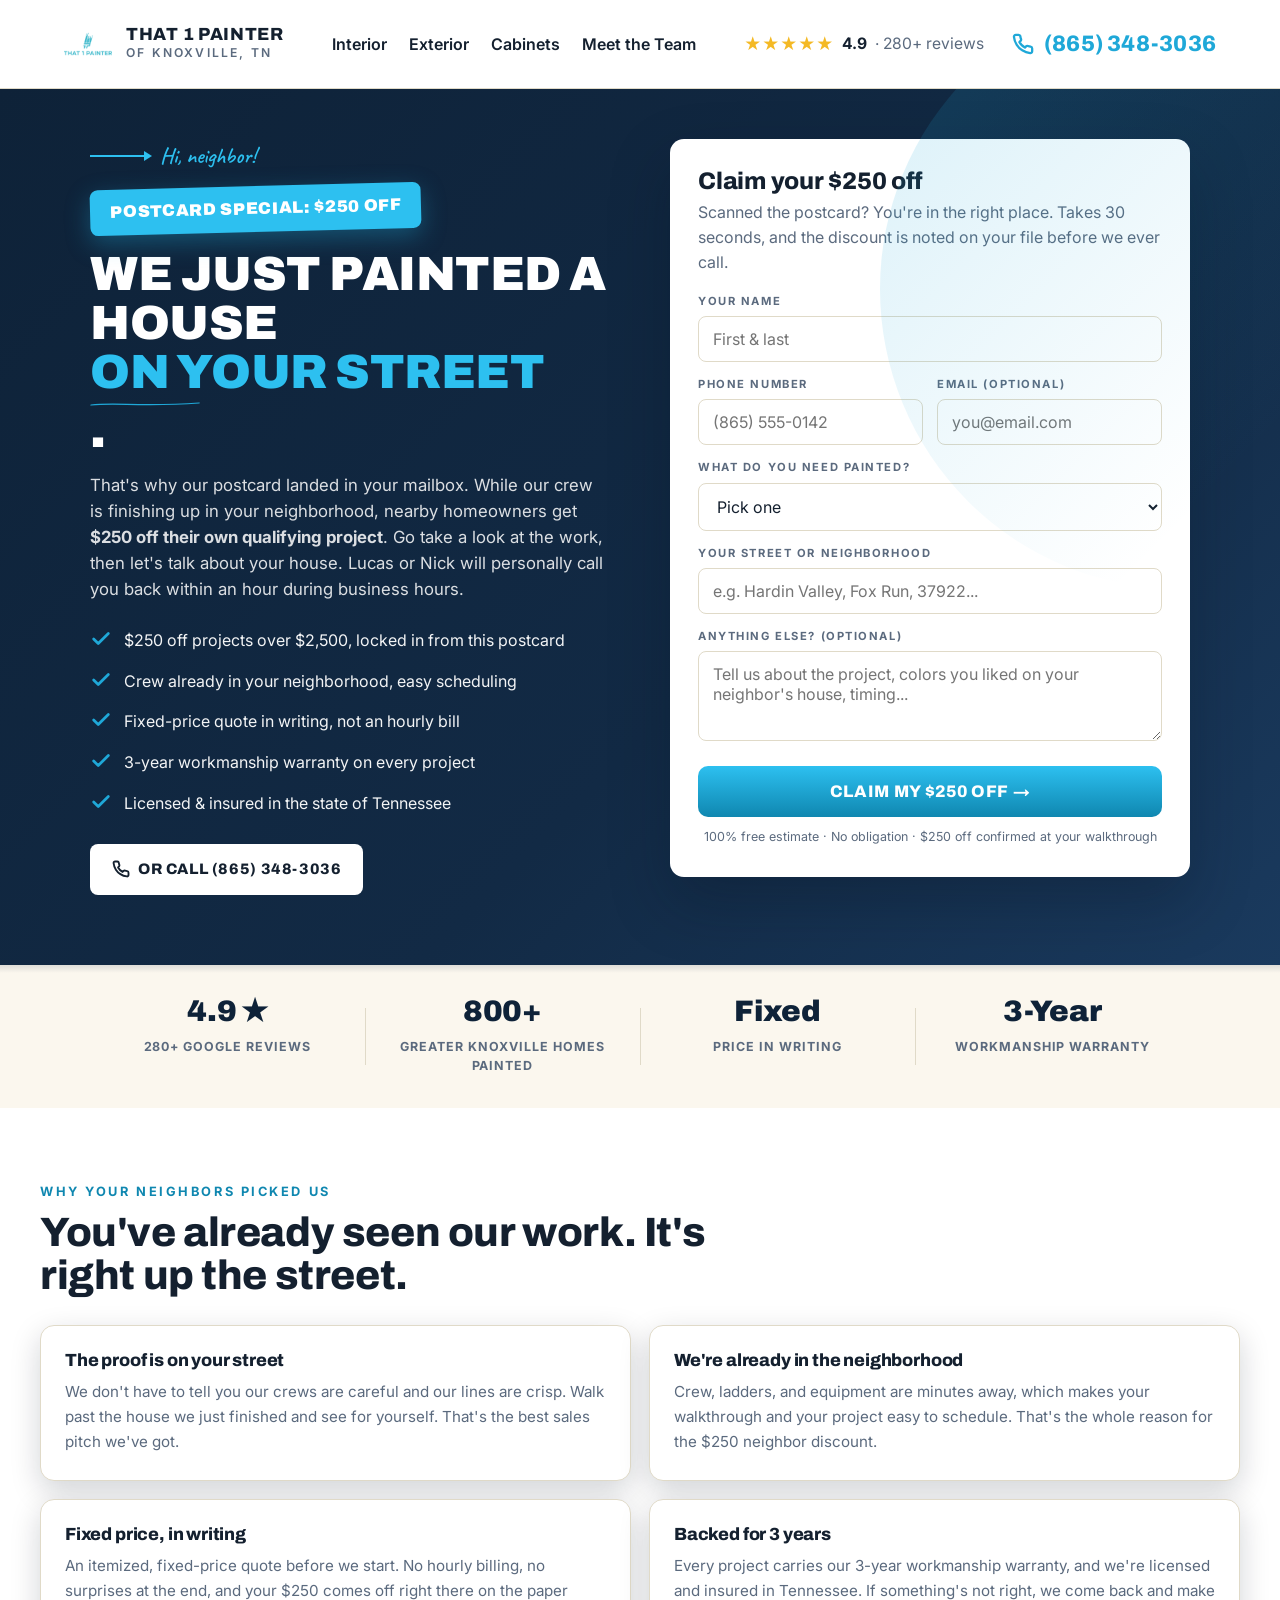
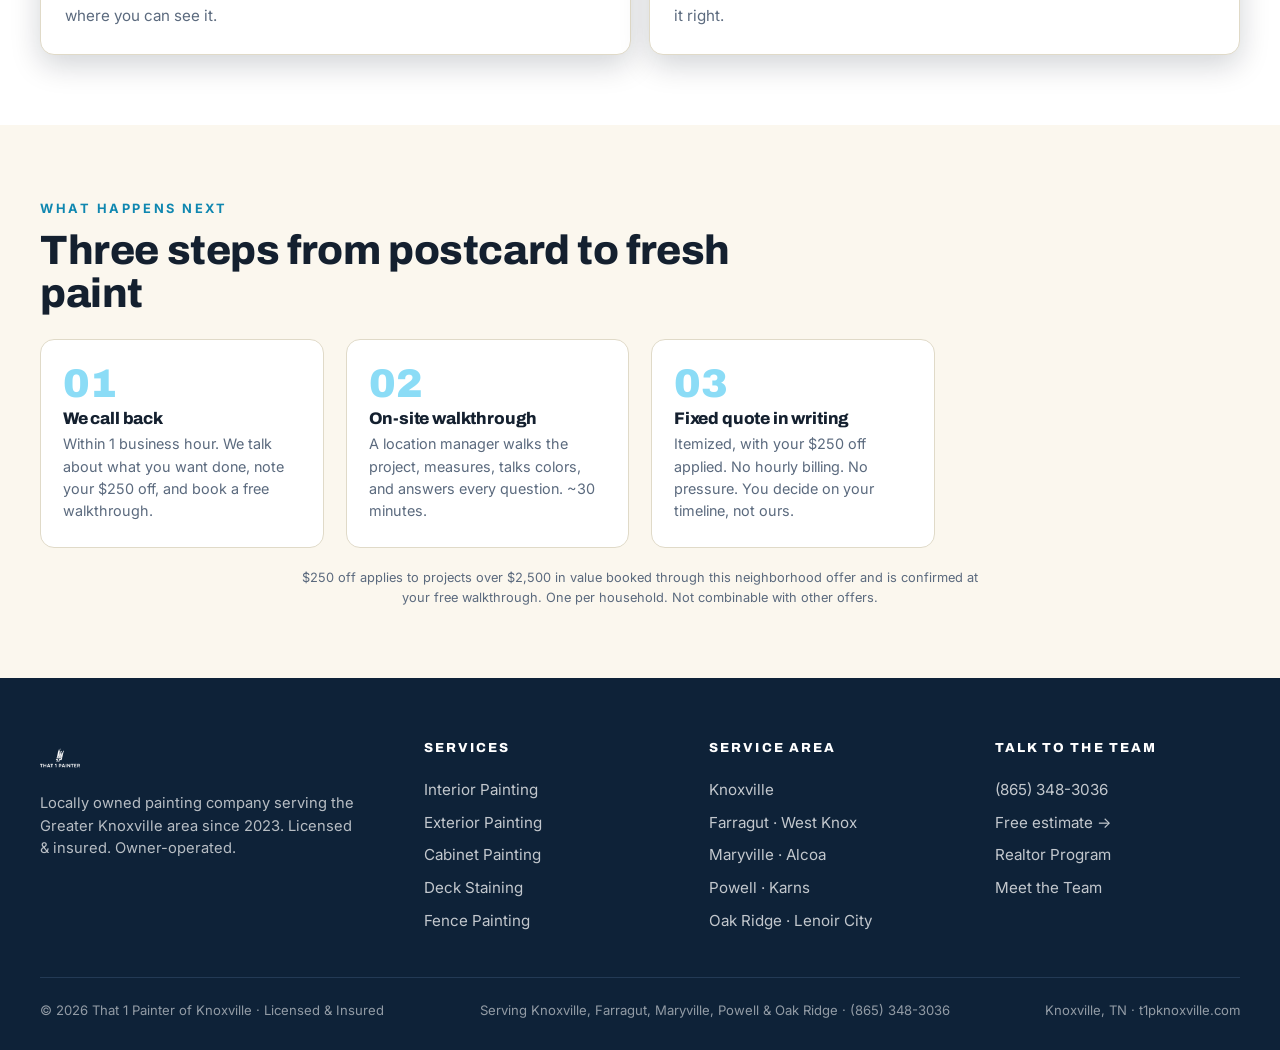
<file: neighbor.html>
<!DOCTYPE html>
<html lang="en">
<head>
  <meta charset="UTF-8">
  <meta name="viewport" content="width=device-width, initial-scale=1.0">

  <!-- Google tag (gtag.js) -->
  <script async src="https://www.googletagmanager.com/gtag/js?id=GT-T94FWJ92"></script>
  <script>
    window.dataLayer = window.dataLayer || [];
    function gtag(){dataLayer.push(arguments);}
    gtag('js', new Date());
    gtag('config', 'GT-T94FWJ92');
    gtag('config', 'G-8ZMC1K4EEJ');
    gtag('config', 'AW-11226884509');
    // Website call conversion: swaps the displayed number with a Google forwarding
    // number for ad-click visitors so calls >=60s count in Google Ads.
    gtag('config', 'AW-11226884509/danlCOD02b0ZEJ3Tsukp', { phone_conversion_number: '(865) 348-3036' });
  </script>
  <!-- Microsoft Clarity -->
  <script type="text/javascript">
    (function(c,l,a,r,i,t,y){
        c[a]=c[a]||function(){(c[a].q=c[a].q||[]).push(arguments)};
        t=l.createElement(r);t.async=1;t.src="https://www.clarity.ms/tag/"+i;
        y=l.getElementsByTagName(r)[0];y.parentNode.insertBefore(t,y);
    })(window, document, "clarity", "script", "wvl3fsdmvr");
  </script>
  <!-- Meta Pixel: T1P Knoxville Website (2663338367427497). Lead + Contact events fire from main.js. -->
  <script>
    !function(f,b,e,v,n,t,s){if(f.fbq)return;n=f.fbq=function(){n.callMethod?
    n.callMethod.apply(n,arguments):n.queue.push(arguments)};if(!f._fbq)f._fbq=n;
    n.push=n;n.loaded=!0;n.version='2.0';n.queue=[];t=b.createElement(e);t.async=!0;
    t.src=v;s=b.getElementsByTagName(e)[0];s.parentNode.insertBefore(t,s)}(window,
    document,'script','https://connect.facebook.net/en_US/fbevents.js');
    fbq('init', '2663338367427497');
    fbq('track', 'PageView');
  </script>
  <noscript><img height="1" width="1" style="display:none" alt="" src="https://www.facebook.com/tr?id=2663338367427497&ev=PageView&noscript=1"></noscript>

  <title>Your Neighbor's Painters - $250 Off Your Project | That 1 Painter of Knoxville</title>
  <meta name="description" content="We just finished a painting project in your neighborhood. Scan-the-postcard special: $250 off your qualifying project from That 1 Painter of Knoxville.">
  <link rel="canonical" href="https://t1pknoxville.com/neighbor">
  <meta name="theme-color" content="#0E2238">
  <meta name="robots" content="noindex, nofollow">

  <link rel="preconnect" href="https://fonts.googleapis.com">
  <link rel="preconnect" href="https://fonts.gstatic.com" crossorigin>
  <link rel="preload" as="style" href="https://fonts.googleapis.com/css2?family=Archivo:wght@600;700;800;900&family=Inter:wght@400;500;600;700&family=Caveat:wght@500;600;700&display=swap" onload="this.onload=null;this.rel='stylesheet'">
  <noscript><link href="https://fonts.googleapis.com/css2?family=Archivo:wght@600;700;800;900&family=Inter:wght@400;500;600;700&family=Caveat:wght@500;600;700&display=swap" rel="stylesheet"></noscript>
  <link rel="icon" type="image/webp" href="/logo.webp">
  <link rel="stylesheet" href="/assets/css/main.css">

  <style>
    .nb-hero { padding: 50px 24px 70px; }
    .nb-grid {
      display: grid;
      grid-template-columns: 1fr;
      gap: 36px;
      max-width: 1100px;
      margin: 0 auto;
    }
    @media (min-width: 900px) { .nb-grid { grid-template-columns: 1fr 1fr; gap: 60px; align-items: start; } }
    .nb-side h1 {
      font-size: clamp(2rem, 4vw, 3rem);
      text-transform: uppercase;
      color: var(--white);
      line-height: 1.02;
      margin-bottom: 16px;
    }
    .nb-side h1 .accent { color: var(--cyan-2); }
    .nb-side p { color: rgba(255,255,255,0.85); font-size: 1.05rem; margin-bottom: 18px; }
    .nb-side ul { list-style: none; }
    .nb-side ul li { padding: 8px 0; color: rgba(255,255,255,0.95); display: flex; gap: 12px; }
    .nb-side ul li::before {
      content: ""; flex-shrink: 0; width: 22px; height: 22px;
      background: no-repeat center/contain url("data:image/svg+xml;utf8,<svg xmlns='http://www.w3.org/2000/svg' viewBox='0 0 24 24' fill='none' stroke='%231FA8D8' stroke-width='3' stroke-linecap='round' stroke-linejoin='round'><polyline points='20 6 9 17 4 12'/></svg>");
    }
    .nb-offer-tag {
      display: inline-block;
      background: var(--cyan-2);
      color: var(--white);
      font-family: 'Archivo', sans-serif;
      font-weight: 900;
      font-size: 1.05rem;
      letter-spacing: 0.04em;
      padding: 10px 20px;
      border-radius: 8px;
      margin-bottom: 18px;
      transform: rotate(-1.5deg);
      box-shadow: 0 8px 24px rgba(31,168,216,0.35);
    }
    .estimate-card {
      background: var(--white);
      border-radius: 14px;
      padding: 30px 28px;
      box-shadow: var(--shadow-lg);
      color: var(--ink);
    }
    .estimate-card h2 { font-size: 1.5rem; margin-bottom: 6px; }
    .estimate-card .sub { color: var(--muted); margin-bottom: 18px; }
    .estimate-card label { display: block; font-size: 0.7rem; letter-spacing: 0.14em; color: var(--muted); text-transform: uppercase; font-weight: 700; margin: 14px 0 6px; }
    .estimate-card input,
    .estimate-card select,
    .estimate-card textarea {
      width: 100%;
      border: 1.5px solid var(--line);
      border-radius: 8px;
      padding: 12px 14px;
      font-size: 1rem;
      font-family: inherit;
      background: var(--white);
      color: var(--ink);
    }
    .estimate-card textarea { resize: vertical; min-height: 90px; }
    .estimate-card .grid-2 { display: grid; grid-template-columns: 1fr 1fr; gap: 14px; }
    .estimate-card .btn-submit {
      display: block; width: 100%; margin-top: 18px;
      background: linear-gradient(180deg, var(--cyan-2) 0%, var(--cyan-dark) 100%);
      color: white; border: 0; border-radius: 10px; padding: 16px;
      font-family: 'Archivo', sans-serif; font-weight: 800; font-size: 1.05rem;
      letter-spacing: 0.04em; text-transform: uppercase;
    }
    .why-grid {
      display: grid; grid-template-columns: 1fr; gap: 18px; margin-top: 28px;
    }
    @media (min-width: 760px) { .why-grid { grid-template-columns: 1fr 1fr; } }
    .why-card {
      background: var(--white);
      border: 1px solid var(--line);
      border-radius: 14px;
      padding: 26px 24px;
      box-shadow: var(--shadow);
    }
    .why-card h4 { font-size: 1.1rem; margin-bottom: 8px; }
    .why-card p { color: var(--muted); font-size: 0.95rem; line-height: 1.65; }
    .nb-fine { max-width: 700px; margin: 20px auto 0; text-align: center; font-size: 0.8rem; color: var(--muted); line-height: 1.6; }
    @media (max-width: 899px) {
      .nb-grid { display: flex; flex-direction: column; gap: 20px; }
      .nb-side { display: contents; }
      .nb-side .hero-eyebrow { order: 1; }
      .nb-side .nb-offer-tag { order: 2; }
      .nb-side h1 { order: 3; }
      .estimate-card { order: 4; }
      .nb-side p { order: 5; }
      .nb-side ul { order: 6; }
      .nb-side > div { order: 7; }
    }
    @media (max-width: 600px) {
      .nb-hero { padding: 26px 20px 50px; }
      .nb-side h1 { font-size: 1.9rem; margin-bottom: 10px; }
      .estimate-card { padding: 22px 20px; }
      .estimate-card h2 { font-size: 1.3rem; }
    }
  </style>
</head>
<body>

  <header class="topbar">
    <div class="topbar-inner">
      <a href="/" class="brand"><img src="/logo.webp" alt="That 1 Painter logo"><div><div class="brand-name">THAT 1 PAINTER</div><div class="brand-sub">of Knoxville, TN</div></div></a>
      <nav class="topbar-nav"><a href="/interior">Interior</a><a href="/exterior">Exterior</a><a href="/cabinets">Cabinets</a><a href="/about">Meet the Team</a></nav>
      <div class="topbar-right">
        <div class="reviews-pill"><span class="reviews-stars">★★★★★</span><span><strong>4.9</strong></span><span class="reviews-count">· 280+ reviews</span></div>
        <a href="tel:18653483036" class="topbar-phone"><svg viewBox="0 0 24 24" fill="none" stroke="currentColor" stroke-width="2.5" stroke-linecap="round" stroke-linejoin="round"><path d="M22 16.92v3a2 2 0 0 1-2.18 2 19.79 19.79 0 0 1-8.63-3.07 19.5 19.5 0 0 1-6-6 19.79 19.79 0 0 1-3.07-8.67A2 2 0 0 1 4.11 2h3a2 2 0 0 1 2 1.72c.13.96.36 1.9.7 2.81a2 2 0 0 1-.45 2.11L8.09 9.91a16 16 0 0 0 6 6l1.27-1.27a2 2 0 0 1 2.11-.45c.91.34 1.85.57 2.81.7A2 2 0 0 1 22 16.92z"/></svg>(865) 348-3036</a>
      </div>
    </div>
  </header>

  <section class="hero nb-hero">
    <div class="nb-grid">
      <div class="nb-side">
        <div class="hero-eyebrow"><span class="arrow"></span><span class="script">Hi, neighbor!</span></div>
        <div class="nb-offer-tag">POSTCARD SPECIAL: $250 OFF</div>
        <h1>We just painted a house <span class="accent">on your street</span>.</h1>
        <p>That's why our postcard landed in your mailbox. While our crew is finishing up in your neighborhood, nearby homeowners get <strong>$250 off their own qualifying project</strong>. Go take a look at the work, then let's talk about your house. Lucas or Nick will personally call you back within an hour during business hours.</p>
        <ul>
          <li>$250 off projects over $2,500, locked in from this postcard</li>
          <li>Crew already in your neighborhood, easy scheduling</li>
          <li>Fixed-price quote in writing, not an hourly bill</li>
          <li>3-year workmanship warranty on every project</li>
          <li>Licensed &amp; insured in the state of Tennessee</li>
        </ul>
        <div style="margin-top:20px;">
          <a href="tel:18653483036" class="btn-cyan" style="background:var(--white); color:var(--ink);">
            <svg width="18" height="18" viewBox="0 0 24 24" fill="none" stroke="currentColor" stroke-width="2.5" stroke-linecap="round" stroke-linejoin="round"><path d="M22 16.92v3a2 2 0 0 1-2.18 2 19.79 19.79 0 0 1-8.63-3.07 19.5 19.5 0 0 1-6-6 19.79 19.79 0 0 1-3.07-8.67A2 2 0 0 1 4.11 2h3a2 2 0 0 1 2 1.72c.13.96.36 1.9.7 2.81a2 2 0 0 1-.45 2.11L8.09 9.91a16 16 0 0 0 6 6l1.27-1.27a2 2 0 0 1 2.11-.45c.91.34 1.85.57 2.81.7A2 2 0 0 1 22 16.92z"/></svg>
            Or call (865) 348-3036
          </a>
        </div>
      </div>

      <div class="estimate-card">
        <h2>Claim your $250 off</h2>
        <div class="sub">Scanned the postcard? You're in the right place. Takes 30 seconds, and the discount is noted on your file before we ever call.</div>
        <form data-lead-form data-form-location="neighbor-postcard">
          <input type="hidden" name="offer" value="neighbor-250">
          <label for="nb-name">Your name</label>
          <input id="nb-name" name="name" type="text" placeholder="First &amp; last" autocomplete="name" required>

          <div class="grid-2">
            <div>
              <label for="nb-phone">Phone number</label>
              <input id="nb-phone" name="phone" type="tel" placeholder="(865) 555-0142" autocomplete="tel" inputmode="numeric" required>
            </div>
            <div>
              <label for="nb-email">Email (optional)</label>
              <input id="nb-email" name="email" type="email" placeholder="you@email.com" autocomplete="email">
            </div>
          </div>

          <label for="nb-service">What do you need painted?</label>
          <select id="nb-service" name="service">
            <option value="">Pick one</option>
            <option value="interior">Interior painting</option>
            <option value="exterior">Exterior painting</option>
            <option value="cabinets">Cabinet painting</option>
            <option value="deck">Deck staining</option>
            <option value="fence">Fence painting / staining</option>
            <option value="multiple">Multiple / not sure yet</option>
          </select>

          <label for="nb-area">Your street or neighborhood</label>
          <input id="nb-area" name="area" type="text" placeholder="e.g. Hardin Valley, Fox Run, 37922..." autocomplete="postal-code">

          <label for="nb-notes">Anything else? (optional)</label>
          <textarea id="nb-notes" name="notes" placeholder="Tell us about the project, colors you liked on your neighbor's house, timing..."></textarea>

          <input type="text" name="_gotcha" tabindex="-1" autocomplete="off" style="position:absolute; left:-9999px;" aria-hidden="true">
            <button class="btn-submit" type="submit">Claim my $250 off →</button>
          <div style="text-align:center; margin-top:10px; font-size:0.78rem; color:var(--muted);">100% free estimate · No obligation · $250 off confirmed at your walkthrough</div>
        </form>
      </div>
    </div>
  </section>

  <section class="trust-strip">
    <div class="trust-strip-inner">
      <div class="trust-item"><div class="num">4.9 ★</div><div class="label">280+ Google Reviews</div></div>
      <div class="trust-item"><div class="num">800+</div><div class="label">Greater Knoxville Homes Painted</div></div>
      <div class="trust-item"><div class="num">Fixed</div><div class="label">Price in Writing</div></div>
      <div class="trust-item"><div class="num">3-Year</div><div class="label">Workmanship Warranty</div></div>
    </div>
  </section>

  <section class="bg-white">
    <div class="container">
      <span class="section-eyebrow">Why Your Neighbors Picked Us</span>
      <h2 class="section-title">You've already seen our work. It's right up the street.</h2>
      <div class="why-grid">
        <div class="why-card">
          <h4>The proof is on your street</h4>
          <p>We don't have to tell you our crews are careful and our lines are crisp. Walk past the house we just finished and see for yourself. That's the best sales pitch we've got.</p>
        </div>
        <div class="why-card">
          <h4>We're already in the neighborhood</h4>
          <p>Crew, ladders, and equipment are minutes away, which makes your walkthrough and your project easy to schedule. That's the whole reason for the $250 neighbor discount.</p>
        </div>
        <div class="why-card">
          <h4>Fixed price, in writing</h4>
          <p>An itemized, fixed-price quote before we start. No hourly billing, no surprises at the end, and your $250 comes off right there on the paper where you can see it.</p>
        </div>
        <div class="why-card">
          <h4>Backed for 3 years</h4>
          <p>Every project carries our 3-year workmanship warranty, and we're licensed and insured in Tennessee. If something's not right, we come back and make it right.</p>
        </div>
      </div>
    </div>
  </section>

  <section class="bg-cream">
    <div class="container">
      <span class="section-eyebrow">What Happens Next</span>
      <h2 class="section-title">Three steps from postcard to fresh paint</h2>
      <div class="process-grid mt-24">
        <div class="step"><div class="step-num">01</div><h4>We call back</h4><p>Within 1 business hour. We talk about what you want done, note your $250 off, and book a free walkthrough.</p></div>
        <div class="step"><div class="step-num">02</div><h4>On-site walkthrough</h4><p>A location manager walks the project, measures, talks colors, and answers every question. ~30 minutes.</p></div>
        <div class="step"><div class="step-num">03</div><h4>Fixed quote in writing</h4><p>Itemized, with your $250 off applied. No hourly billing. No pressure. You decide on your timeline, not ours.</p></div>
      </div>
      <p class="nb-fine">$250 off applies to projects over $2,500 in value booked through this neighborhood offer and is confirmed at your free walkthrough. One per household. Not combinable with other offers.</p>
    </div>
  </section>

  <footer>
    <div class="footer-inner">
      <div class="footer-brand"><img src="/logo.webp" alt="That 1 Painter"><p>Locally owned painting company serving the Greater Knoxville area since 2023. Licensed &amp; insured. Owner-operated.</p></div>
      <div><h5>Services</h5><ul><li><a href="/interior">Interior Painting</a></li><li><a href="/exterior">Exterior Painting</a></li><li><a href="/cabinets">Cabinet Painting</a></li><li><a href="/deck-staining">Deck Staining</a></li><li><a href="/fence-painting">Fence Painting</a></li></ul></div>
      <div><h5>Service Area</h5><ul><li><a href="/free-estimate">Knoxville</a></li><li><a href="/free-estimate">Farragut · West Knox</a></li><li><a href="/free-estimate">Maryville · Alcoa</a></li><li><a href="/free-estimate">Powell · Karns</a></li><li><a href="/free-estimate">Oak Ridge · Lenoir City</a></li></ul></div>
      <div><h5>Talk to the Team</h5><ul><li><a href="tel:18653483036">(865) 348-3036</a></li><li><a href="/free-estimate">Free estimate →</a></li><li><a href="/realtors">Realtor Program</a></li><li><a href="/about">Meet the Team</a></li></ul></div>
    </div>
    <div class="footer-bottom"><div>© 2026 That 1 Painter of Knoxville · Licensed &amp; Insured</div><div>Serving Knoxville, Farragut, Maryville, Powell &amp; Oak Ridge · (865) 348-3036</div><div>Knoxville, TN · t1pknoxville.com</div></div>
  </footer>

  <div class="sticky-cta">
    <a href="tel:18653483036" class="call"><svg width="16" height="16" viewBox="0 0 24 24" fill="none" stroke="currentColor" stroke-width="2.5" stroke-linecap="round" stroke-linejoin="round"><path d="M22 16.92v3a2 2 0 0 1-2.18 2 19.79 19.79 0 0 1-8.63-3.07 19.5 19.5 0 0 1-6-6 19.79 19.79 0 0 1-3.07-8.67A2 2 0 0 1 4.11 2h3a2 2 0 0 1 2 1.72c.13.96.36 1.9.7 2.81a2 2 0 0 1-.45 2.11L8.09 9.91a16 16 0 0 0 6 6l1.27-1.27a2 2 0 0 1 2.11-.45c.91.34 1.85.57 2.81.7A2 2 0 0 1 22 16.92z"/></svg>Call the team</a>
    <a href="#" class="quote" onclick="document.getElementById('nb-name')?.focus(); return false;">Claim $250 off</a>
  </div>

  <script src="/assets/js/main.js" defer></script>
</body>
</html>
</file>
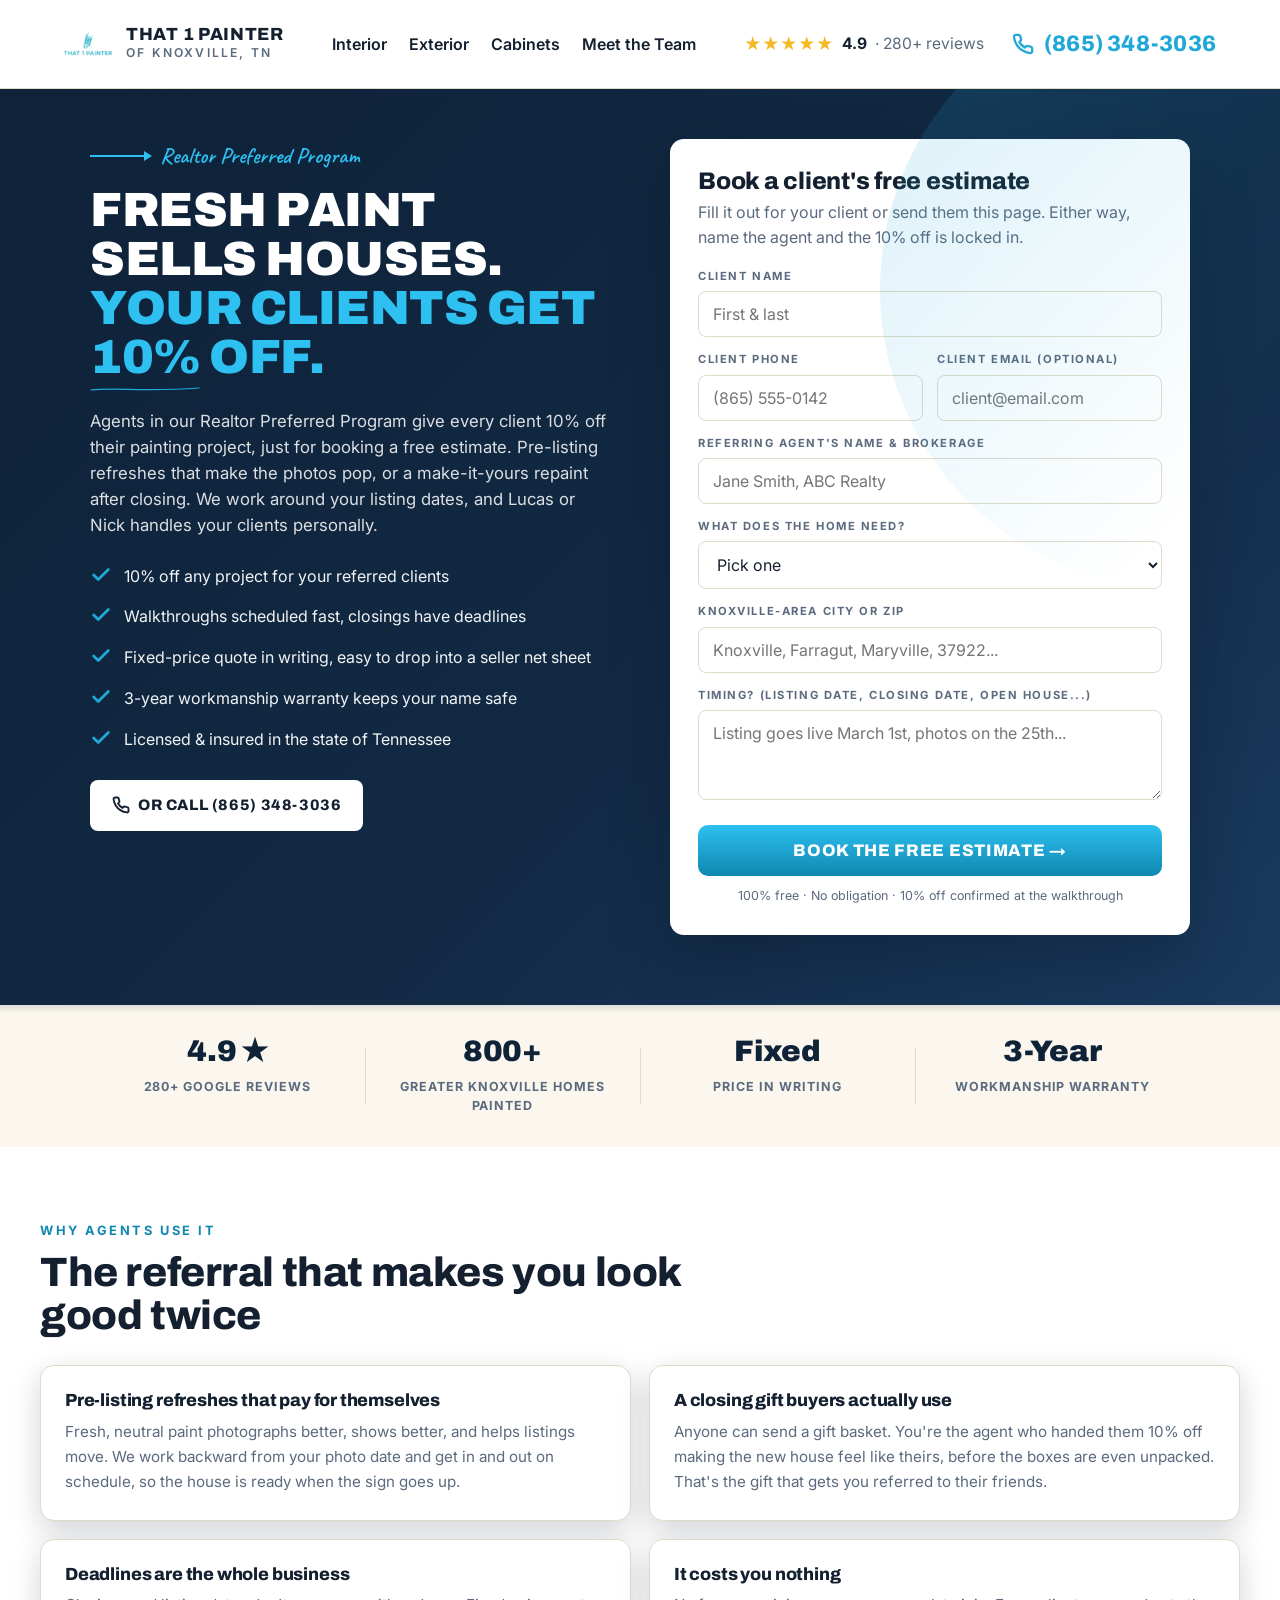
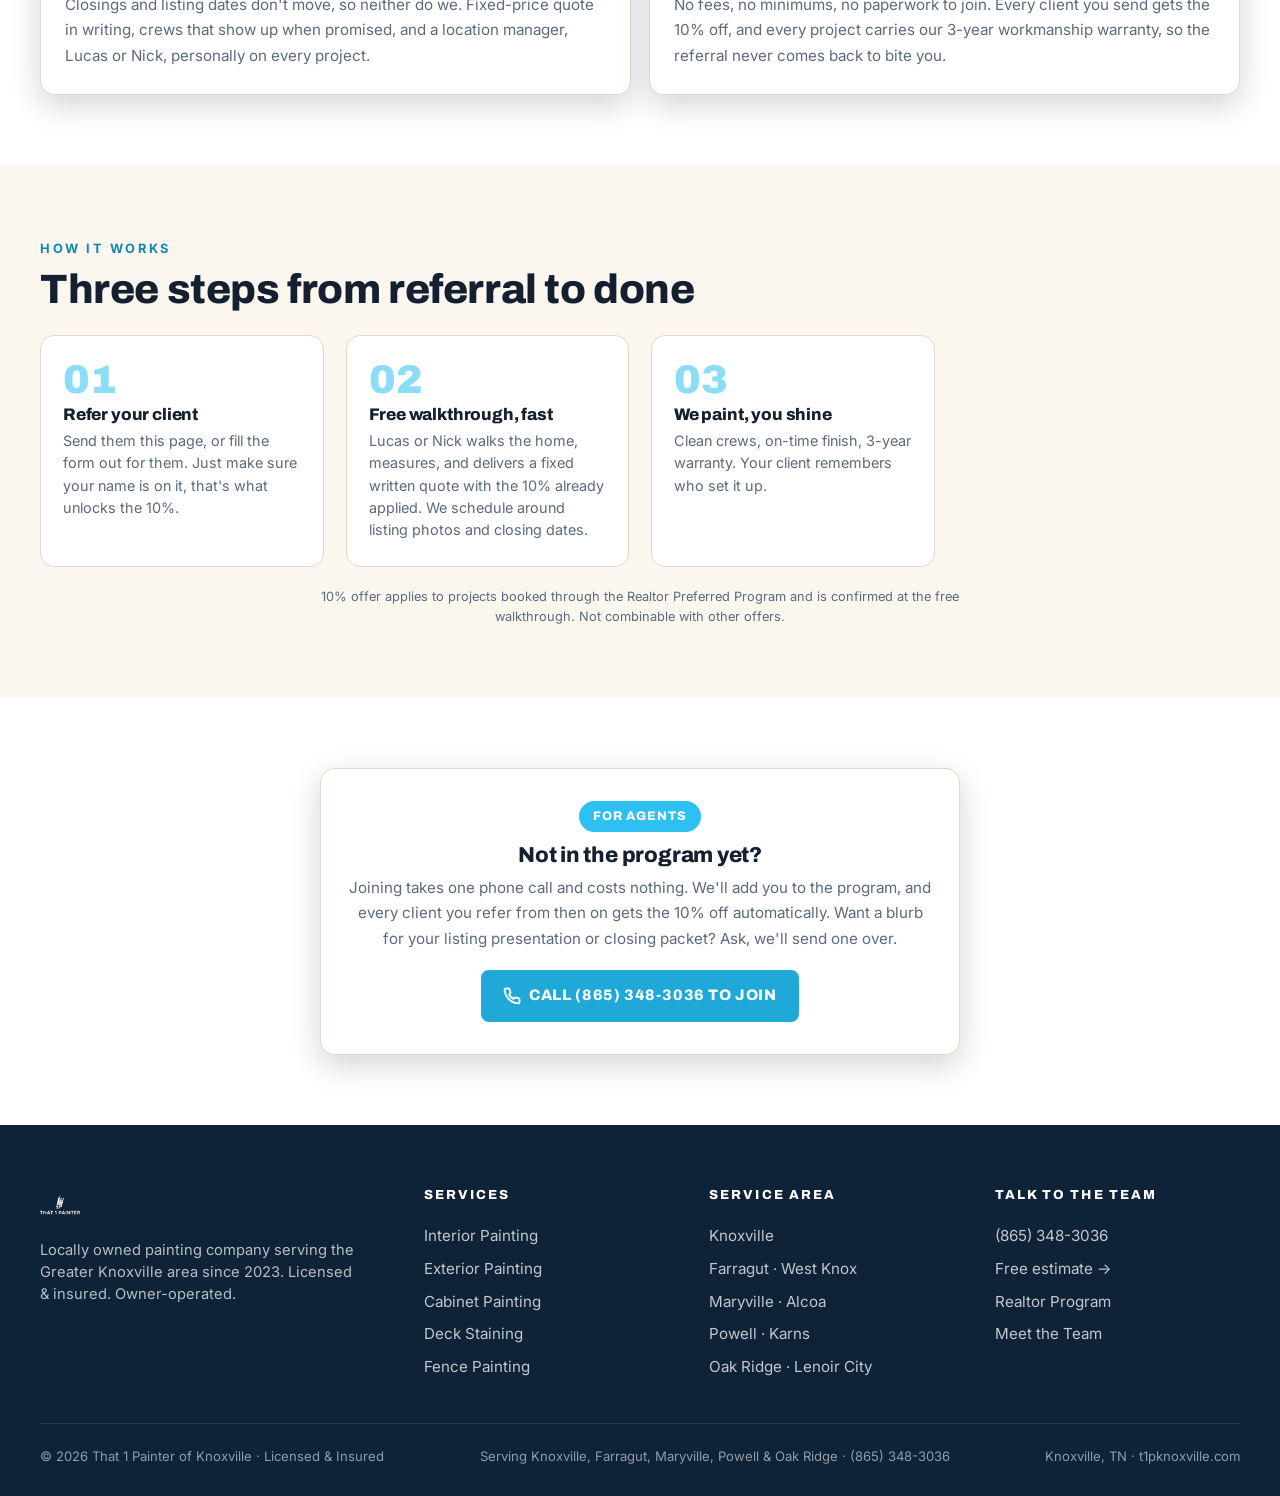
<file: realtors.html>
<!DOCTYPE html>
<html lang="en">
<head>
  <meta charset="UTF-8">
  <meta name="viewport" content="width=device-width, initial-scale=1.0">

  <!-- Google tag (gtag.js) -->
  <script async src="https://www.googletagmanager.com/gtag/js?id=GT-T94FWJ92"></script>
  <script>
    window.dataLayer = window.dataLayer || [];
    function gtag(){dataLayer.push(arguments);}
    gtag('js', new Date());
    gtag('config', 'GT-T94FWJ92');
    gtag('config', 'G-8ZMC1K4EEJ');
    gtag('config', 'AW-11226884509');
    // Website call conversion: swaps the displayed number with a Google forwarding
    // number for ad-click visitors so calls >=60s count in Google Ads.
    gtag('config', 'AW-11226884509/danlCOD02b0ZEJ3Tsukp', { phone_conversion_number: '(865) 348-3036' });
  </script>
  <!-- Microsoft Clarity -->
  <script type="text/javascript">
    (function(c,l,a,r,i,t,y){
        c[a]=c[a]||function(){(c[a].q=c[a].q||[]).push(arguments)};
        t=l.createElement(r);t.async=1;t.src="https://www.clarity.ms/tag/"+i;
        y=l.getElementsByTagName(r)[0];y.parentNode.insertBefore(t,y);
    })(window, document, "clarity", "script", "wvl3fsdmvr");
  </script>
  <!-- Meta Pixel: T1P Knoxville Website (2663338367427497). Lead + Contact events fire from main.js. -->
  <script>
    !function(f,b,e,v,n,t,s){if(f.fbq)return;n=f.fbq=function(){n.callMethod?
    n.callMethod.apply(n,arguments):n.queue.push(arguments)};if(!f._fbq)f._fbq=n;
    n.push=n;n.loaded=!0;n.version='2.0';n.queue=[];t=b.createElement(e);t.async=!0;
    t.src=v;s=b.getElementsByTagName(e)[0];s.parentNode.insertBefore(t,s)}(window,
    document,'script','https://connect.facebook.net/en_US/fbevents.js');
    fbq('init', '2663338367427497');
    fbq('track', 'PageView');
  </script>
  <noscript><img height="1" width="1" style="display:none" alt="" src="https://www.facebook.com/tr?id=2663338367427497&ev=PageView&noscript=1"></noscript>

  <title>Realtor Preferred Program - 10% Off for Your Clients | That 1 Painter of Knoxville</title>
  <meta name="description" content="Knoxville-area agents: your clients get 10% off their painting project when they book a free estimate through the Realtor Preferred Program. Pre-listing refreshes and post-closing repaints, on your timeline.">
  <link rel="canonical" href="https://t1pknoxville.com/realtors">
  <meta name="theme-color" content="#0E2238">
  <meta name="robots" content="index, follow">
  <meta property="og:type" content="website">
  <meta property="og:site_name" content="That 1 Painter of Knoxville">
  <meta property="og:title" content="Realtor Preferred Program: 10% off painting for your clients">
  <meta property="og:description" content="Pre-listing refreshes that help homes sell, and a closing gift buyers actually use. Clients of partner agents get 10% off when they book a free estimate.">
  <meta property="og:url" content="https://t1pknoxville.com/realtors">

  <link rel="preconnect" href="https://fonts.googleapis.com">
  <link rel="preconnect" href="https://fonts.gstatic.com" crossorigin>
  <link rel="preload" as="style" href="https://fonts.googleapis.com/css2?family=Archivo:wght@600;700;800;900&family=Inter:wght@400;500;600;700&family=Caveat:wght@500;600;700&display=swap" onload="this.onload=null;this.rel='stylesheet'">
  <noscript><link href="https://fonts.googleapis.com/css2?family=Archivo:wght@600;700;800;900&family=Inter:wght@400;500;600;700&family=Caveat:wght@500;600;700&display=swap" rel="stylesheet"></noscript>
  <link rel="icon" type="image/webp" href="/logo.webp">
  <link rel="stylesheet" href="/assets/css/main.css">

  <style>
    .realtor-hero { padding: 50px 24px 70px; }
    .realtor-grid {
      display: grid;
      grid-template-columns: 1fr;
      gap: 36px;
      max-width: 1100px;
      margin: 0 auto;
    }
    @media (min-width: 900px) { .realtor-grid { grid-template-columns: 1fr 1fr; gap: 60px; align-items: start; } }
    .realtor-side h1 {
      font-size: clamp(2rem, 4vw, 3rem);
      text-transform: uppercase;
      color: var(--white);
      line-height: 1.02;
      margin-bottom: 16px;
    }
    .realtor-side h1 .accent { color: var(--cyan-2); }
    .realtor-side p { color: rgba(255,255,255,0.85); font-size: 1.05rem; margin-bottom: 18px; }
    .realtor-side ul { list-style: none; }
    .realtor-side ul li { padding: 8px 0; color: rgba(255,255,255,0.95); display: flex; gap: 12px; }
    .realtor-side ul li::before {
      content: ""; flex-shrink: 0; width: 22px; height: 22px;
      background: no-repeat center/contain url("data:image/svg+xml;utf8,<svg xmlns='http://www.w3.org/2000/svg' viewBox='0 0 24 24' fill='none' stroke='%231FA8D8' stroke-width='3' stroke-linecap='round' stroke-linejoin='round'><polyline points='20 6 9 17 4 12'/></svg>");
    }
    .estimate-card {
      background: var(--white);
      border-radius: 14px;
      padding: 30px 28px;
      box-shadow: var(--shadow-lg);
      color: var(--ink);
    }
    .estimate-card h2 { font-size: 1.5rem; margin-bottom: 6px; }
    .estimate-card .sub { color: var(--muted); margin-bottom: 18px; }
    .estimate-card label { display: block; font-size: 0.7rem; letter-spacing: 0.14em; color: var(--muted); text-transform: uppercase; font-weight: 700; margin: 14px 0 6px; }
    .estimate-card input,
    .estimate-card select,
    .estimate-card textarea {
      width: 100%;
      border: 1.5px solid var(--line);
      border-radius: 8px;
      padding: 12px 14px;
      font-size: 1rem;
      font-family: inherit;
      background: var(--white);
      color: var(--ink);
    }
    .estimate-card textarea { resize: vertical; min-height: 90px; }
    .estimate-card .grid-2 { display: grid; grid-template-columns: 1fr 1fr; gap: 14px; }
    .estimate-card .btn-submit {
      display: block; width: 100%; margin-top: 18px;
      background: linear-gradient(180deg, var(--cyan-2) 0%, var(--cyan-dark) 100%);
      color: white; border: 0; border-radius: 10px; padding: 16px;
      font-family: 'Archivo', sans-serif; font-weight: 800; font-size: 1.05rem;
      letter-spacing: 0.04em; text-transform: uppercase;
    }
    .why-grid {
      display: grid; grid-template-columns: 1fr; gap: 18px; margin-top: 28px;
    }
    @media (min-width: 760px) { .why-grid { grid-template-columns: 1fr 1fr; } }
    .why-card {
      background: var(--white);
      border: 1px solid var(--line);
      border-radius: 14px;
      padding: 26px 24px;
      box-shadow: var(--shadow);
    }
    .why-card h4 { font-size: 1.1rem; margin-bottom: 8px; }
    .why-card p { color: var(--muted); font-size: 0.95rem; line-height: 1.65; }
    .rp-fine { max-width: 700px; margin: 20px auto 0; text-align: center; font-size: 0.8rem; color: var(--muted); line-height: 1.6; }
    .join-card {
      max-width: 640px; margin: 0 auto; text-align: center;
      background: var(--white); border: 1px solid var(--line); border-radius: 14px;
      padding: 32px 28px; box-shadow: var(--shadow);
    }
    .join-card .tag {
      display: inline-block; background: var(--cyan-2); color: var(--white);
      font-family: 'Archivo', sans-serif; font-weight: 800; font-size: 0.78rem;
      letter-spacing: 0.08em; text-transform: uppercase;
      padding: 6px 14px; border-radius: 50px; margin-bottom: 12px;
    }
    .join-card h3 { font-size: 1.35rem; margin-bottom: 8px; }
    .join-card p { color: var(--muted); font-size: 0.95rem; line-height: 1.7; margin-bottom: 18px; }
    @media (max-width: 899px) {
      .realtor-grid { display: flex; flex-direction: column; gap: 20px; }
      .realtor-side { display: contents; }
      .realtor-side .hero-eyebrow { order: 1; }
      .realtor-side h1 { order: 2; }
      .estimate-card { order: 3; }
      .realtor-side p { order: 4; }
      .realtor-side ul { order: 5; }
      .realtor-side > div { order: 6; }
    }
    @media (max-width: 600px) {
      .realtor-hero { padding: 26px 20px 50px; }
      .realtor-side h1 { font-size: 1.9rem; margin-bottom: 10px; }
      .estimate-card { padding: 22px 20px; }
      .estimate-card h2 { font-size: 1.3rem; }
    }
  </style>
</head>
<body>

  <header class="topbar">
    <div class="topbar-inner">
      <a href="/" class="brand"><img src="/logo.webp" alt="That 1 Painter logo"><div><div class="brand-name">THAT 1 PAINTER</div><div class="brand-sub">of Knoxville, TN</div></div></a>
      <nav class="topbar-nav"><a href="/interior">Interior</a><a href="/exterior">Exterior</a><a href="/cabinets">Cabinets</a><a href="/about">Meet the Team</a></nav>
      <div class="topbar-right">
        <div class="reviews-pill"><span class="reviews-stars">★★★★★</span><span><strong>4.9</strong></span><span class="reviews-count">· 280+ reviews</span></div>
        <a href="tel:18653483036" class="topbar-phone"><svg viewBox="0 0 24 24" fill="none" stroke="currentColor" stroke-width="2.5" stroke-linecap="round" stroke-linejoin="round"><path d="M22 16.92v3a2 2 0 0 1-2.18 2 19.79 19.79 0 0 1-8.63-3.07 19.5 19.5 0 0 1-6-6 19.79 19.79 0 0 1-3.07-8.67A2 2 0 0 1 4.11 2h3a2 2 0 0 1 2 1.72c.13.96.36 1.9.7 2.81a2 2 0 0 1-.45 2.11L8.09 9.91a16 16 0 0 0 6 6l1.27-1.27a2 2 0 0 1 2.11-.45c.91.34 1.85.57 2.81.7A2 2 0 0 1 22 16.92z"/></svg>(865) 348-3036</a>
      </div>
    </div>
  </header>

  <section class="hero realtor-hero">
    <div class="realtor-grid">
      <div class="realtor-side">
        <div class="hero-eyebrow"><span class="arrow"></span><span class="script">Realtor Preferred Program</span></div>
        <h1>Fresh paint sells houses. <span class="accent">Your clients get 10% off.</span></h1>
        <p>Agents in our Realtor Preferred Program give every client 10% off their painting project, just for booking a free estimate. Pre-listing refreshes that make the photos pop, or a make-it-yours repaint after closing. We work around your listing dates, and Lucas or Nick handles your clients personally.</p>
        <ul>
          <li>10% off any project for your referred clients</li>
          <li>Walkthroughs scheduled fast, closings have deadlines</li>
          <li>Fixed-price quote in writing, easy to drop into a seller net sheet</li>
          <li>3-year workmanship warranty keeps your name safe</li>
          <li>Licensed &amp; insured in the state of Tennessee</li>
        </ul>
        <div style="margin-top:20px;">
          <a href="tel:18653483036" class="btn-cyan" style="background:var(--white); color:var(--ink);">
            <svg width="18" height="18" viewBox="0 0 24 24" fill="none" stroke="currentColor" stroke-width="2.5" stroke-linecap="round" stroke-linejoin="round"><path d="M22 16.92v3a2 2 0 0 1-2.18 2 19.79 19.79 0 0 1-8.63-3.07 19.5 19.5 0 0 1-6-6 19.79 19.79 0 0 1-3.07-8.67A2 2 0 0 1 4.11 2h3a2 2 0 0 1 2 1.72c.13.96.36 1.9.7 2.81a2 2 0 0 1-.45 2.11L8.09 9.91a16 16 0 0 0 6 6l1.27-1.27a2 2 0 0 1 2.11-.45c.91.34 1.85.57 2.81.7A2 2 0 0 1 22 16.92z"/></svg>
            Or call (865) 348-3036
          </a>
        </div>
      </div>

      <div class="estimate-card">
        <h2>Book a client's free estimate</h2>
        <div class="sub">Fill it out for your client or send them this page. Either way, name the agent and the 10% off is locked in.</div>
        <form data-lead-form data-form-location="realtor-program-page">
          <label for="rp-name">Client name</label>
          <input id="rp-name" name="name" type="text" placeholder="First &amp; last" autocomplete="name" required>

          <div class="grid-2">
            <div>
              <label for="rp-phone">Client phone</label>
              <input id="rp-phone" name="phone" type="tel" placeholder="(865) 555-0142" autocomplete="tel" inputmode="numeric" required>
            </div>
            <div>
              <label for="rp-email">Client email (optional)</label>
              <input id="rp-email" name="email" type="email" placeholder="client@email.com" autocomplete="email">
            </div>
          </div>

          <label for="rp-agent">Referring agent's name &amp; brokerage</label>
          <input id="rp-agent" name="realtor_agent" type="text" placeholder="Jane Smith, ABC Realty" required>

          <label for="rp-service">What does the home need?</label>
          <select id="rp-service" name="service">
            <option value="">Pick one</option>
            <option value="pre-listing">Pre-listing refresh (interior / exterior)</option>
            <option value="interior">Interior painting</option>
            <option value="exterior">Exterior painting</option>
            <option value="cabinets">Cabinet painting</option>
            <option value="deck">Deck staining</option>
            <option value="multiple">Multiple / not sure yet</option>
          </select>

          <label for="rp-area">Knoxville-area city or ZIP</label>
          <input id="rp-area" name="area" type="text" placeholder="Knoxville, Farragut, Maryville, 37922..." autocomplete="postal-code">

          <label for="rp-notes">Timing? (listing date, closing date, open house...)</label>
          <textarea id="rp-notes" name="notes" placeholder="Listing goes live March 1st, photos on the 25th..."></textarea>

          <input type="text" name="_gotcha" tabindex="-1" autocomplete="off" style="position:absolute; left:-9999px;" aria-hidden="true">
            <button class="btn-submit" type="submit">Book the free estimate →</button>
          <div style="text-align:center; margin-top:10px; font-size:0.78rem; color:var(--muted);">100% free · No obligation · 10% off confirmed at the walkthrough</div>
        </form>
      </div>
    </div>
  </section>

  <section class="trust-strip">
    <div class="trust-strip-inner">
      <div class="trust-item"><div class="num">4.9 ★</div><div class="label">280+ Google Reviews</div></div>
      <div class="trust-item"><div class="num">800+</div><div class="label">Greater Knoxville Homes Painted</div></div>
      <div class="trust-item"><div class="num">Fixed</div><div class="label">Price in Writing</div></div>
      <div class="trust-item"><div class="num">3-Year</div><div class="label">Workmanship Warranty</div></div>
    </div>
  </section>

  <section class="bg-white">
    <div class="container">
      <span class="section-eyebrow">Why Agents Use It</span>
      <h2 class="section-title">The referral that makes you look good twice</h2>
      <div class="why-grid">
        <div class="why-card">
          <h4>Pre-listing refreshes that pay for themselves</h4>
          <p>Fresh, neutral paint photographs better, shows better, and helps listings move. We work backward from your photo date and get in and out on schedule, so the house is ready when the sign goes up.</p>
        </div>
        <div class="why-card">
          <h4>A closing gift buyers actually use</h4>
          <p>Anyone can send a gift basket. You're the agent who handed them 10% off making the new house feel like theirs, before the boxes are even unpacked. That's the gift that gets you referred to their friends.</p>
        </div>
        <div class="why-card">
          <h4>Deadlines are the whole business</h4>
          <p>Closings and listing dates don't move, so neither do we. Fixed-price quote in writing, crews that show up when promised, and a location manager, Lucas or Nick, personally on every project.</p>
        </div>
        <div class="why-card">
          <h4>It costs you nothing</h4>
          <p>No fees, no minimums, no paperwork to join. Every client you send gets the 10% off, and every project carries our 3-year workmanship warranty, so the referral never comes back to bite you.</p>
        </div>
      </div>
    </div>
  </section>

  <section class="bg-cream">
    <div class="container">
      <span class="section-eyebrow">How It Works</span>
      <h2 class="section-title">Three steps from referral to done</h2>
      <div class="process-grid mt-24">
        <div class="step"><div class="step-num">01</div><h4>Refer your client</h4><p>Send them this page, or fill the form out for them. Just make sure your name is on it, that's what unlocks the 10%.</p></div>
        <div class="step"><div class="step-num">02</div><h4>Free walkthrough, fast</h4><p>Lucas or Nick walks the home, measures, and delivers a fixed written quote with the 10% already applied. We schedule around listing photos and closing dates.</p></div>
        <div class="step"><div class="step-num">03</div><h4>We paint, you shine</h4><p>Clean crews, on-time finish, 3-year warranty. Your client remembers who set it up.</p></div>
      </div>
      <p class="rp-fine">10% offer applies to projects booked through the Realtor Preferred Program and is confirmed at the free walkthrough. Not combinable with other offers.</p>
    </div>
  </section>

  <section class="bg-white">
    <div class="container">
      <div class="join-card">
        <span class="tag">For Agents</span>
        <h3>Not in the program yet?</h3>
        <p>Joining takes one phone call and costs nothing. We'll add you to the program, and every client you refer from then on gets the 10% off automatically. Want a blurb for your listing presentation or closing packet? Ask, we'll send one over.</p>
        <a href="tel:18653483036" class="btn-cyan">
          <svg width="18" height="18" viewBox="0 0 24 24" fill="none" stroke="currentColor" stroke-width="2.5" stroke-linecap="round" stroke-linejoin="round"><path d="M22 16.92v3a2 2 0 0 1-2.18 2 19.79 19.79 0 0 1-8.63-3.07 19.5 19.5 0 0 1-6-6 19.79 19.79 0 0 1-3.07-8.67A2 2 0 0 1 4.11 2h3a2 2 0 0 1 2 1.72c.13.96.36 1.9.7 2.81a2 2 0 0 1-.45 2.11L8.09 9.91a16 16 0 0 0 6 6l1.27-1.27a2 2 0 0 1 2.11-.45c.91.34 1.85.57 2.81.7A2 2 0 0 1 22 16.92z"/></svg>
          Call (865) 348-3036 to join
        </a>
      </div>
    </div>
  </section>

  <footer>
    <div class="footer-inner">
      <div class="footer-brand"><img src="/logo.webp" alt="That 1 Painter"><p>Locally owned painting company serving the Greater Knoxville area since 2023. Licensed &amp; insured. Owner-operated.</p></div>
      <div><h5>Services</h5><ul><li><a href="/interior">Interior Painting</a></li><li><a href="/exterior">Exterior Painting</a></li><li><a href="/cabinets">Cabinet Painting</a></li><li><a href="/deck-staining">Deck Staining</a></li><li><a href="/fence-painting">Fence Painting</a></li></ul></div>
      <div><h5>Service Area</h5><ul><li><a href="/free-estimate">Knoxville</a></li><li><a href="/free-estimate">Farragut · West Knox</a></li><li><a href="/free-estimate">Maryville · Alcoa</a></li><li><a href="/free-estimate">Powell · Karns</a></li><li><a href="/free-estimate">Oak Ridge · Lenoir City</a></li></ul></div>
      <div><h5>Talk to the Team</h5><ul><li><a href="tel:18653483036">(865) 348-3036</a></li><li><a href="/free-estimate">Free estimate →</a></li><li><a href="/realtors">Realtor Program</a></li><li><a href="/about">Meet the Team</a></li></ul></div>
    </div>
    <div class="footer-bottom"><div>© 2026 That 1 Painter of Knoxville · Licensed &amp; Insured</div><div>Serving Knoxville, Farragut, Maryville, Powell &amp; Oak Ridge · (865) 348-3036</div><div>Knoxville, TN · t1pknoxville.com</div></div>
  </footer>

  <div class="sticky-cta">
    <a href="tel:18653483036" class="call"><svg width="16" height="16" viewBox="0 0 24 24" fill="none" stroke="currentColor" stroke-width="2.5" stroke-linecap="round" stroke-linejoin="round"><path d="M22 16.92v3a2 2 0 0 1-2.18 2 19.79 19.79 0 0 1-8.63-3.07 19.5 19.5 0 0 1-6-6 19.79 19.79 0 0 1-3.07-8.67A2 2 0 0 1 4.11 2h3a2 2 0 0 1 2 1.72c.13.96.36 1.9.7 2.81a2 2 0 0 1-.45 2.11L8.09 9.91a16 16 0 0 0 6 6l1.27-1.27a2 2 0 0 1 2.11-.45c.91.34 1.85.57 2.81.7A2 2 0 0 1 22 16.92z"/></svg>Call the team</a>
    <a href="#" class="quote" onclick="document.getElementById('rp-name')?.focus(); return false;">Fill form</a>
  </div>

  <script src="/assets/js/main.js" defer></script>
</body>
</html>
</file>
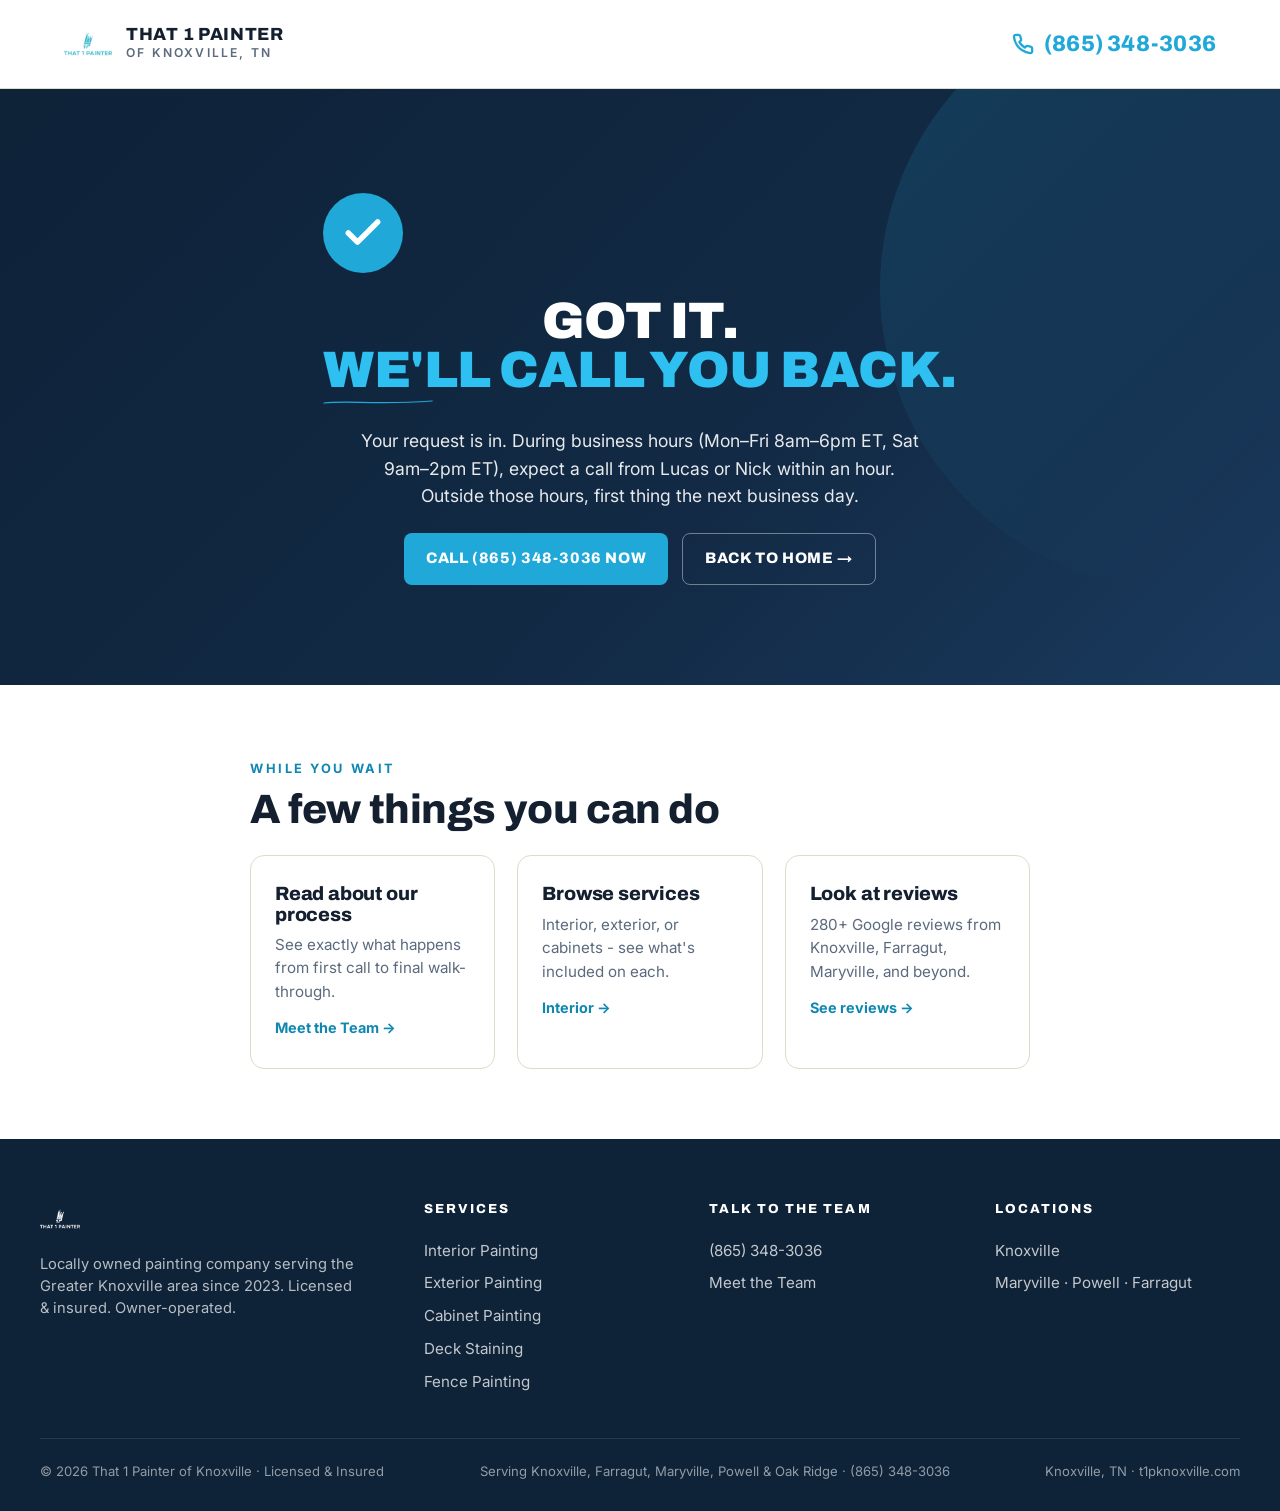
<file: thank-you.html>
<!DOCTYPE html>
<html lang="en">
<head>
  <meta charset="UTF-8">
  <meta name="viewport" content="width=device-width, initial-scale=1.0">

  <!-- Google tag (gtag.js) -->
  <script async src="https://www.googletagmanager.com/gtag/js?id=GT-T94FWJ92"></script>
  <script>
    window.dataLayer = window.dataLayer || [];
    function gtag(){dataLayer.push(arguments);}
    gtag('js', new Date());
    gtag('config', 'GT-T94FWJ92');
    gtag('config', 'G-8ZMC1K4EEJ');
    gtag('config', 'AW-11226884509');
    // Website call conversion: swaps the displayed number with a Google forwarding
    // number for ad-click visitors so calls >=60s count in Google Ads.
    gtag('config', 'AW-11226884509/danlCOD02b0ZEJ3Tsukp', { phone_conversion_number: '(865) 348-3036' });
  </script>
  <!-- Microsoft Clarity -->
  <script type="text/javascript">
    (function(c,l,a,r,i,t,y){
        c[a]=c[a]||function(){(c[a].q=c[a].q||[]).push(arguments)};
        t=l.createElement(r);t.async=1;t.src="https://www.clarity.ms/tag/"+i;
        y=l.getElementsByTagName(r)[0];y.parentNode.insertBefore(t,y);
    })(window, document, "clarity", "script", "wvl3fsdmvr");
  </script>
  <!-- Meta Pixel: T1P Knoxville Website (2663338367427497). Lead + Contact events fire from main.js. -->
  <script>
    !function(f,b,e,v,n,t,s){if(f.fbq)return;n=f.fbq=function(){n.callMethod?
    n.callMethod.apply(n,arguments):n.queue.push(arguments)};if(!f._fbq)f._fbq=n;
    n.push=n;n.loaded=!0;n.version='2.0';n.queue=[];t=b.createElement(e);t.async=!0;
    t.src=v;s=b.getElementsByTagName(e)[0];s.parentNode.insertBefore(t,s)}(window,
    document,'script','https://connect.facebook.net/en_US/fbevents.js');
    fbq('init', '2663338367427497');
    fbq('track', 'PageView');
  </script>
  <noscript><img height="1" width="1" style="display:none" alt="" src="https://www.facebook.com/tr?id=2663338367427497&ev=PageView&noscript=1"></noscript>


  <title>Thanks! We'll call you back - That 1 Painter Knoxville</title>
  <meta name="description" content="Thanks for requesting a free painting estimate. We'll call you back within 1 hour during business hours.">
  <meta name="robots" content="noindex">
  <meta name="theme-color" content="#0E2238">

  <link rel="preconnect" href="https://fonts.googleapis.com">
  <link rel="preconnect" href="https://fonts.gstatic.com" crossorigin>
  <link rel="preload" as="style" href="https://fonts.googleapis.com/css2?family=Archivo:wght@600;700;800;900&family=Inter:wght@400;500;600;700&family=Caveat:wght@500;600;700&display=swap" onload="this.onload=null;this.rel='stylesheet'">
  <noscript><link href="https://fonts.googleapis.com/css2?family=Archivo:wght@600;700;800;900&family=Inter:wght@400;500;600;700&family=Caveat:wght@500;600;700&display=swap" rel="stylesheet"></noscript>
  <link rel="icon" type="image/webp" href="/logo.webp">
  <link rel="stylesheet" href="/assets/css/main.css">

  <!-- Conversion + GA4 lead events fire in main.js on form submit, NOT here.
       /thank-you.html is the fallback destination when the HCP modal does not load;
       firing events here would double-count the fallback path. -->

</head>
<body>

  <header class="topbar">
    <div class="topbar-inner">
      <a href="/" class="brand"><img src="/logo.webp" alt="That 1 Painter logo"><div><div class="brand-name">THAT 1 PAINTER</div><div class="brand-sub">of Knoxville, TN</div></div></a>
      <div class="topbar-right">
        <a href="tel:18653483036" class="topbar-phone"><svg viewBox="0 0 24 24" fill="none" stroke="currentColor" stroke-width="2.5" stroke-linecap="round" stroke-linejoin="round"><path d="M22 16.92v3a2 2 0 0 1-2.18 2 19.79 19.79 0 0 1-8.63-3.07 19.5 19.5 0 0 1-6-6 19.79 19.79 0 0 1-3.07-8.67A2 2 0 0 1 4.11 2h3a2 2 0 0 1 2 1.72c.13.96.36 1.9.7 2.81a2 2 0 0 1-.45 2.11L8.09 9.91a16 16 0 0 0 6 6l1.27-1.27a2 2 0 0 1 2.11-.45c.91.34 1.85.57 2.81.7A2 2 0 0 1 22 16.92z"/></svg>(865) 348-3036</a>
      </div>
    </div>
  </header>

  <section class="hero" style="padding: 80px 24px 100px;">
    <div class="hero-inner" style="grid-template-columns: 1fr; text-align:center;">
      <div style="max-width:720px; margin:0 auto;">
        <div style="display:inline-block; width:80px; height:80px; border-radius:50%; background:var(--cyan); display:flex; align-items:center; justify-content:center; margin-bottom:24px;">
          <svg width="44" height="44" viewBox="0 0 24 24" fill="none" stroke="white" stroke-width="3" stroke-linecap="round" stroke-linejoin="round"><polyline points="20 6 9 17 4 12"/></svg>
        </div>
        <h1 style="font-size:clamp(2rem, 4vw, 3.2rem); text-transform:uppercase; color:white;">Got it. <span class="accent">We'll call you back.</span></h1>
        <p style="color:rgba(255,255,255,0.9); font-size:1.1rem; margin:18px auto; max-width:560px;">Your request is in. During business hours (Mon–Fri 8am–6pm ET, Sat 9am–2pm ET), expect a call from Lucas or Nick within an hour. Outside those hours, first thing the next business day.</p>
        <div style="display:flex; flex-wrap:wrap; gap:14px; justify-content:center; margin-top:24px;">
          <a href="tel:18653483036" class="btn-cyan">Call (865) 348-3036 now</a>
          <a href="/" class="btn-ghost">Back to home →</a>
        </div>
      </div>
    </div>
  </section>

  <section class="bg-white">
    <div class="container" style="max-width:780px;">
      <span class="section-eyebrow">While You Wait</span>
      <h2 class="section-title">A few things you can do</h2>
      <div class="cards-3 mt-24">
        <div class="card"><h3>Read about our process</h3><p>See exactly what happens from first call to final walk-through.</p><a class="card-cta" href="/about">Meet the Team →</a></div>
        <div class="card"><h3>Browse services</h3><p>Interior, exterior, or cabinets - see what's included on each.</p><a class="card-cta" href="/interior">Interior →</a></div>
        <div class="card"><h3>Look at reviews</h3><p>280+ Google reviews from Knoxville, Farragut, Maryville, and beyond.</p><a class="card-cta" href="https://www.google.com/search?q=That+1+Painter+Knoxville">See reviews →</a></div>
      </div>
    </div>
  </section>

  <footer>
    <div class="footer-inner">
      <div class="footer-brand"><img src="/logo.webp" alt="That 1 Painter"><p>Locally owned painting company serving the Greater Knoxville area since 2023. Licensed &amp; insured. Owner-operated.</p></div>
      <div><h5>Services</h5><ul><li><a href="/interior">Interior Painting</a></li><li><a href="/exterior">Exterior Painting</a></li><li><a href="/cabinets">Cabinet Painting</a></li><li><a href="/deck-staining">Deck Staining</a></li><li><a href="/fence-painting">Fence Painting</a></li></ul></div>
      <div><h5>Talk to the Team</h5><ul><li><a href="tel:18653483036">(865) 348-3036</a></li><li><a href="/about">Meet the Team</a></li></ul></div>
      <div><h5>Locations</h5><ul><li><a href="/">Knoxville</a></li><li><a href="/">Maryville · Powell · Farragut</a></li></ul></div>
    </div>
    <div class="footer-bottom"><div>© 2026 That 1 Painter of Knoxville · Licensed &amp; Insured</div><div>Serving Knoxville, Farragut, Maryville, Powell &amp; Oak Ridge · (865) 348-3036</div><div>Knoxville, TN · t1pknoxville.com</div></div>
  </footer>

  <script src="/assets/js/main.js" defer></script>
</body>
</html>
</file>
<file: assets/css/main.css>
/* That 1 Painter Knoxville - shared styles */

:root {
  --navy:        #0E2238;
  --navy-2:      #122A45;
  --navy-3:      #1A3A5E;
  --cyan:        #1FA8D8;
  --cyan-2:      #2DC0F0;
  --cyan-dark:   #0F87B0;
  --yellow:      #F4B924;
  --yellow-dark: #C99000;
  --cream:       #FBF7EE;
  --offwhite:    #F5F1E8;
  --white:       #FFFFFF;
  --ink:         #14202F;
  --muted:       #5B6A7E;
  --line:        #E0DAC8;
  --line-2:      #233A55;
  --green:       #1F9D6E;
  --shadow:      0 10px 30px rgba(8,18,32,0.18);
  --shadow-lg:   0 25px 60px rgba(8,18,32,0.28);
}

*, *::before, *::after { margin: 0; padding: 0; box-sizing: border-box; }

html { scroll-behavior: smooth; -webkit-text-size-adjust: 100%; }

body {
  font-family: 'Inter', system-ui, -apple-system, Segoe UI, Roboto, sans-serif;
  color: var(--ink);
  background: var(--cream);
  line-height: 1.55;
  font-size: 16px;
  -webkit-font-smoothing: antialiased;
}

img { max-width: 100%; height: auto; display: block; }
a { color: var(--cyan-dark); }
button { font-family: inherit; cursor: pointer; }

h1, h2, h3, h4 {
  font-family: 'Archivo', 'Inter', sans-serif;
  font-weight: 800;
  letter-spacing: -0.01em;
  line-height: 1.05;
  color: var(--ink);
}

.script {
  font-family: 'Caveat', 'Pacifico', cursive;
  font-weight: 600;
}

/* ── Top Bar ───────────────────────────────────────────── */
.topbar {
  background: var(--white);
  border-bottom: 1px solid var(--line);
  position: sticky;
  top: 0;
  z-index: 50;
}
.topbar-inner {
  max-width: 1200px;
  margin: 0 auto;
  padding: 20px 24px;
  display: flex;
  align-items: center;
  justify-content: space-between;
  gap: 24px;
}
.brand {
  display: flex;
  align-items: center;
  gap: 14px;
  text-decoration: none;
  color: var(--ink);
}
.brand img { height: 48px; width: auto; }
.brand-name {
  font-family: 'Archivo', sans-serif;
  font-weight: 800;
  font-size: 1.1rem;
  letter-spacing: 0.04em;
  line-height: 1.1;
}
.brand-sub {
  font-size: 0.76rem;
  letter-spacing: 0.18em;
  color: var(--muted);
  font-weight: 600;
  text-transform: uppercase;
}
.topbar-right {
  display: flex;
  align-items: center;
  gap: 28px;
}
.reviews-pill {
  display: flex;
  align-items: center;
  gap: 8px;
  font-size: 0.98rem;
  color: var(--ink);
}
.reviews-stars { color: var(--yellow); letter-spacing: 1px; font-size: 1.05rem; }
.reviews-count { color: var(--muted); }
.topbar-phone {
  display: flex;
  align-items: center;
  gap: 10px;
  text-decoration: none;
  color: var(--cyan);
  font-family: 'Archivo', sans-serif;
  font-weight: 800;
  font-size: 1.4rem;
  letter-spacing: 0.01em;
}
.topbar-phone svg { width: 22px; height: 22px; }
.topbar-nav { display: none; }
.topbar-nav a {
  color: var(--ink);
  text-decoration: none;
  font-weight: 600;
  font-size: 1rem;
  padding: 6px 0;
}
.topbar-nav a:hover { color: var(--cyan); }

@media (min-width: 900px) {
  .topbar-nav { display: flex; gap: 22px; }
}

/* ── Hero ──────────────────────────────────────────────── */
.hero {
  background: var(--navy);
  background-image: linear-gradient(135deg, var(--navy) 0%, var(--navy-2) 60%, var(--navy-3) 100%);
  color: var(--white);
  padding: 60px 24px 80px;
  position: relative;
  overflow: hidden;
}
.hero::after {
  content: "";
  position: absolute;
  top: -100px;
  right: -200px;
  width: 600px;
  height: 600px;
  background: linear-gradient(135deg, rgba(31,168,216,0.18) 0%, transparent 70%);
  border-radius: 50%;
  pointer-events: none;
}
.hero-inner {
  max-width: 1200px;
  margin: 0 auto;
  display: grid;
  grid-template-columns: 1fr;
  gap: 40px;
  position: relative;
  z-index: 1;
}
@media (min-width: 980px) {
  .hero-inner { grid-template-columns: 1.05fr 0.95fr; gap: 60px; align-items: start; }
  .hero-inner > div:first-child { padding-top: 24px; }
}

.hero-eyebrow {
  display: flex;
  align-items: center;
  gap: 10px;
  color: var(--cyan-2);
  font-size: 1.4rem;
  margin-bottom: 12px;
}
.hero-eyebrow .arrow {
  width: 60px;
  height: 2px;
  background: var(--cyan-2);
  position: relative;
}
.hero-eyebrow .arrow::after {
  content: "";
  position: absolute;
  right: -2px; top: -4px;
  width: 0; height: 0;
  border-left: 8px solid var(--cyan-2);
  border-top: 5px solid transparent;
  border-bottom: 5px solid transparent;
}

.hero h1 {
  font-size: clamp(2.4rem, 5.8vw, 4.4rem);
  font-weight: 900;
  text-transform: uppercase;
  letter-spacing: -0.01em;
  line-height: 0.96;
  color: var(--white);
  margin-bottom: 22px;
}
.hero h1 .accent { color: var(--cyan-2); display: block; position: relative; }
.hero h1 .accent::after {
  content: "";
  display: block;
  margin-top: 4px;
  width: 220px;
  height: 6px;
  background: url("data:image/svg+xml;utf8,<svg xmlns='http://www.w3.org/2000/svg' viewBox='0 0 220 12'><path d='M2 8 C 50 2, 100 12, 218 4' stroke='%231FA8D8' stroke-width='2.5' fill='none' stroke-linecap='round'/></svg>") no-repeat;
}

.hero-lead {
  color: rgba(255,255,255,0.85);
  font-size: 1.05rem;
  line-height: 1.6;
  margin-bottom: 26px;
  max-width: 520px;
}

.hero-list { list-style: none; margin-bottom: 32px; }
.hero-list li {
  display: flex;
  align-items: flex-start;
  gap: 12px;
  padding: 6px 0;
  color: rgba(255,255,255,0.92);
  font-size: 0.98rem;
}
.hero-list li::before {
  content: "";
  flex-shrink: 0;
  width: 20px;
  height: 20px;
  margin-top: 2px;
  background: no-repeat center/contain url("data:image/svg+xml;utf8,<svg xmlns='http://www.w3.org/2000/svg' viewBox='0 0 24 24' fill='none' stroke='%231FA8D8' stroke-width='3' stroke-linecap='round' stroke-linejoin='round'><polyline points='20 6 9 17 4 12'/></svg>");
}

.hero-ctas {
  display: flex;
  flex-wrap: wrap;
  align-items: center;
  gap: 18px;
}
.btn-phone {
  display: flex;
  align-items: center;
  gap: 14px;
  background: var(--white);
  color: var(--ink);
  border-radius: 8px;
  padding: 12px 22px;
  text-decoration: none;
  font-family: 'Archivo', sans-serif;
  font-weight: 800;
  box-shadow: var(--shadow);
  transition: transform 0.18s ease, box-shadow 0.18s ease;
}
.btn-phone:hover { transform: translateY(-2px); box-shadow: var(--shadow-lg); }
.btn-phone .icon {
  width: 44px;
  height: 44px;
  border-radius: 50%;
  background: var(--cyan);
  color: white;
  display: grid;
  place-items: center;
}
.btn-phone .label {
  font-size: 0.7rem;
  letter-spacing: 0.18em;
  color: var(--muted);
  text-transform: uppercase;
  font-weight: 700;
}
.btn-phone .number {
  font-size: 1.35rem;
  color: var(--cyan);
  line-height: 1.1;
}
.hero-or {
  color: var(--cyan-2);
  font-family: 'Caveat', cursive;
  font-size: 1.4rem;
  text-decoration: none;
  display: inline-flex;
  align-items: center;
  gap: 6px;
}
.hero-or:hover { color: var(--white); }

/* ── Hero right side: polaroid + form ──────────────────── */
.hero-right {
  position: relative;
  display: flex;
  flex-direction: column;
  align-items: stretch;
}
.polaroid {
  background: var(--white);
  padding: 18px 18px 26px;
  width: 380px;
  max-width: 100%;
  align-self: center;
  box-shadow: var(--shadow-lg);
  transform: rotate(-3deg);
  position: relative;
  margin-top: -36px;
  z-index: 1;
}
.polaroid::before {
  content: "";
  position: absolute;
  top: -12px;
  left: 50%;
  transform: translateX(-50%) rotate(-2deg);
  width: 90px;
  height: 22px;
  background: rgba(244,185,36,0.6);
  box-shadow: 0 1px 0 rgba(0,0,0,0.05);
}
.polaroid img {
  width: 100%;
  height: auto;
  aspect-ratio: 4/3;
  object-fit: cover;
  background: var(--offwhite);
}
.polaroid .caption {
  text-align: center;
  margin-top: 14px;
}
.polaroid .caption .name {
  font-family: 'Caveat', cursive;
  font-size: 1.85rem;
  color: var(--ink);
  line-height: 1;
}
.polaroid .caption .role {
  font-size: 0.65rem;
  letter-spacing: 0.18em;
  color: var(--muted);
  text-transform: uppercase;
  margin-top: 4px;
  font-weight: 700;
}

.quote-card {
  background: var(--white);
  border-radius: 14px;
  padding: 26px 24px 22px;
  box-shadow: var(--shadow-lg);
  color: var(--ink);
  position: relative;
  z-index: 2;
}
.quote-card .badge-save {
  position: absolute;
  top: 26px;
  right: -10px;
  background: var(--yellow);
  color: var(--ink);
  font-family: 'Archivo', sans-serif;
  font-weight: 800;
  font-size: 0.72rem;
  letter-spacing: 0.16em;
  padding: 5px 12px 5px 16px;
  clip-path: polygon(0 0, 100% 0, 100% 100%, 0 100%, 8px 50%);
  text-transform: uppercase;
  box-shadow: 0 4px 12px rgba(244,185,36,0.4);
}
.quote-card h3 {
  font-size: 1.2rem;
  margin-bottom: 4px;
}
.quote-card .sub {
  color: var(--muted);
  font-size: 0.88rem;
  margin-bottom: 16px;
}
.quote-card label {
  display: block;
  font-size: 0.7rem;
  letter-spacing: 0.14em;
  color: var(--muted);
  text-transform: uppercase;
  font-weight: 700;
  margin-bottom: 6px;
  margin-top: 12px;
}
.quote-card input {
  width: 100%;
  border: 1.5px solid var(--line);
  border-radius: 8px;
  padding: 12px 14px;
  font-size: 1rem;
  font-family: inherit;
  background: var(--white);
  color: var(--ink);
  transition: border-color 0.15s ease;
}
.quote-card input:focus { outline: none; border-color: var(--cyan); }
.quote-card .btn-submit {
  display: block;
  width: 100%;
  margin-top: 18px;
  background: linear-gradient(180deg, var(--cyan-2) 0%, var(--cyan-dark) 100%);
  color: var(--white);
  border: 0;
  border-radius: 10px;
  padding: 14px;
  font-family: 'Archivo', sans-serif;
  font-weight: 800;
  font-size: 1rem;
  letter-spacing: 0.04em;
  text-transform: uppercase;
  transition: transform 0.15s ease, box-shadow 0.15s ease;
}
.quote-card .btn-submit:hover { transform: translateY(-1px); box-shadow: 0 8px 22px rgba(15,135,176,0.4); }
.quote-card .trust-line {
  text-align: center;
  margin-top: 12px;
  font-size: 0.78rem;
  color: var(--muted);
}
.quote-card .trust-line::before {
  content: "✓ ";
  color: var(--green);
  font-weight: 700;
}

/* ── Section base ─────────────────────────────────────── */
section { padding: 70px 24px; }
.container { max-width: 1200px; margin: 0 auto; }
.section-eyebrow {
  display: inline-block;
  color: var(--cyan-dark);
  font-size: 0.8rem;
  font-weight: 700;
  letter-spacing: 0.2em;
  text-transform: uppercase;
  margin-bottom: 10px;
}
.section-title {
  font-size: clamp(1.8rem, 3.2vw, 2.6rem);
  margin-bottom: 12px;
  max-width: 700px;
}
.section-lead {
  color: var(--muted);
  font-size: 1.05rem;
  max-width: 640px;
  margin-bottom: 32px;
}

/* ── Trust strip ──────────────────────────────────────── */
.trust-strip {
  background: var(--cream);
  padding: 32px 24px;
  position: relative;
}
.trust-strip::before {
  content: "";
  position: absolute;
  top: 0;
  left: 0;
  right: 0;
  height: 8px;
  background: linear-gradient(180deg, rgba(14,34,56,0.12) 0%, transparent 100%);
  pointer-events: none;
}
.trust-strip-inner {
  max-width: 1100px;
  margin: 0 auto;
  display: grid;
  grid-template-columns: repeat(2, 1fr);
  gap: 28px 0;
  text-align: center;
}
@media (min-width: 760px) {
  .trust-strip-inner { grid-template-columns: repeat(4, 1fr); }
}
.trust-item {
  display: flex;
  flex-direction: column;
  align-items: center;
  gap: 8px;
  padding: 0 18px;
  position: relative;
}
@media (min-width: 760px) {
  .trust-item + .trust-item::before {
    content: "";
    position: absolute;
    left: 0;
    top: 14%;
    bottom: 14%;
    width: 1px;
    background: var(--line);
  }
}
.trust-item .icon {
  width: 38px;
  height: 38px;
  border-radius: 50%;
  background: rgba(31,168,216,0.12);
  color: var(--cyan-dark);
  display: grid;
  place-items: center;
  margin-bottom: 2px;
}
.trust-item .icon svg { width: 20px; height: 20px; }
.trust-item .num {
  font-family: 'Archivo', sans-serif;
  font-weight: 900;
  font-size: 1.85rem;
  color: var(--navy);
  line-height: 1;
  letter-spacing: -0.01em;
}
.trust-item .label {
  font-size: 0.78rem;
  color: var(--muted);
  letter-spacing: 0.08em;
  text-transform: uppercase;
  font-weight: 700;
  margin-top: 2px;
}

/* ── Cards grid ───────────────────────────────────────── */
.cards-3 { display: grid; gap: 22px; grid-template-columns: 1fr; }
@media (min-width: 760px) { .cards-3 { grid-template-columns: repeat(3, 1fr); } }

.card {
  background: var(--white);
  border: 1px solid var(--line);
  border-radius: 14px;
  padding: 28px 24px;
  transition: transform 0.18s ease, box-shadow 0.18s ease;
}
.card:hover { transform: translateY(-3px); box-shadow: var(--shadow); }
.card .card-icon {
  width: 48px; height: 48px;
  border-radius: 12px;
  background: rgba(31,168,216,0.12);
  color: var(--cyan-dark);
  display: grid; place-items: center;
  margin-bottom: 16px;
}
.card h3 { font-size: 1.2rem; margin-bottom: 8px; }
.card p { color: var(--muted); font-size: 0.95rem; }
.card .card-cta {
  display: inline-flex;
  align-items: center;
  gap: 6px;
  margin-top: 14px;
  color: var(--cyan-dark);
  text-decoration: none;
  font-weight: 700;
  font-size: 0.9rem;
}

/* ── Process ─────────────────────────────────────────── */
.process-grid {
  display: grid;
  gap: 22px;
  grid-template-columns: 1fr;
}
@media (min-width: 760px) {
  .process-grid { grid-template-columns: repeat(4, 1fr); }
}
.step {
  background: var(--white);
  border: 1px solid var(--line);
  border-radius: 14px;
  padding: 24px 22px;
  position: relative;
}
.step .step-num {
  font-family: 'Archivo', sans-serif;
  font-weight: 900;
  font-size: 2.5rem;
  color: var(--cyan-2);
  line-height: 1;
  opacity: 0.55;
}
.step h4 { font-size: 1.05rem; margin: 6px 0; }
.step p { color: var(--muted); font-size: 0.9rem; }

/* ── Quote band (CTA) ─────────────────────────────────── */
.cta-band {
  background: var(--navy);
  background-image: linear-gradient(135deg, var(--navy) 0%, var(--navy-3) 100%);
  color: var(--white);
}
.cta-band .container {
  display: grid;
  gap: 30px;
  grid-template-columns: 1fr;
  align-items: center;
}
@media (min-width: 900px) {
  .cta-band .container { grid-template-columns: 1.2fr 1fr; gap: 60px; }
}
.cta-band h2 {
  color: var(--white);
  font-size: clamp(1.8rem, 3.5vw, 2.8rem);
  text-transform: uppercase;
  line-height: 1.05;
}
.cta-band h2 .accent { color: var(--cyan-2); }
.cta-band p { color: rgba(255,255,255,0.85); margin-top: 12px; max-width: 520px; }
.cta-band .ctas { display: flex; gap: 14px; flex-wrap: wrap; margin-top: 22px; }
.btn-cyan {
  background: var(--cyan);
  color: var(--white);
  border: 0;
  border-radius: 8px;
  padding: 14px 22px;
  font-family: 'Archivo', sans-serif;
  font-weight: 800;
  font-size: 0.95rem;
  letter-spacing: 0.04em;
  text-transform: uppercase;
  text-decoration: none;
  display: inline-flex;
  align-items: center;
  gap: 8px;
  cursor: pointer;
  transition: transform 0.15s ease, background 0.15s ease;
}
.btn-cyan:hover { transform: translateY(-2px); background: var(--cyan-2); }
.btn-ghost {
  background: transparent;
  color: var(--white);
  border: 1.5px solid rgba(255,255,255,0.4);
  border-radius: 8px;
  padding: 12px 22px;
  font-family: 'Archivo', sans-serif;
  font-weight: 800;
  font-size: 0.95rem;
  letter-spacing: 0.04em;
  text-transform: uppercase;
  text-decoration: none;
  display: inline-flex;
  align-items: center;
  gap: 8px;
}
.btn-ghost:hover { border-color: var(--white); }

/* ── Reviews ───────────────────────────────────────────── */
.review-card {
  background: var(--white);
  border: 1px solid var(--line);
  border-radius: 14px;
  padding: 24px;
}
.review-card .stars { color: var(--yellow); margin-bottom: 8px; }
.review-card .quote { color: var(--ink); font-size: 0.98rem; line-height: 1.55; }
.review-card .who { margin-top: 12px; color: var(--muted); font-size: 0.85rem; font-weight: 600; }

/* ── FAQ ──────────────────────────────────────────────── */
.faq-list { max-width: 820px; }
.faq-item {
  border-bottom: 1px solid var(--line);
  padding: 18px 0;
}
.faq-item summary {
  cursor: pointer;
  list-style: none;
  font-family: 'Archivo', sans-serif;
  font-weight: 700;
  font-size: 1.05rem;
  display: flex;
  justify-content: space-between;
  align-items: center;
  gap: 18px;
}
.faq-item summary::-webkit-details-marker { display: none; }
.faq-item summary::after {
  content: "+";
  font-size: 1.6rem;
  color: var(--cyan-dark);
  font-weight: 400;
  flex-shrink: 0;
}
.faq-item[open] summary::after { content: "–"; }
.faq-item p { color: var(--muted); margin-top: 10px; line-height: 1.6; }

/* ── Footer ───────────────────────────────────────────── */
footer {
  background: var(--navy);
  color: rgba(255,255,255,0.8);
  padding: 60px 24px 30px;
}
.footer-inner {
  max-width: 1200px;
  margin: 0 auto;
  display: grid;
  grid-template-columns: 1fr;
  gap: 40px;
}
@media (min-width: 760px) {
  .footer-inner { grid-template-columns: 1.4fr 1fr 1fr 1fr; }
}
.footer-brand { color: var(--white); }
.footer-brand img { height: 40px; margin-bottom: 14px; filter: brightness(0) invert(1); }
.footer-brand p { color: rgba(255,255,255,0.7); font-size: 0.92rem; line-height: 1.5; max-width: 320px; }
footer h5 {
  font-family: 'Archivo', sans-serif;
  font-weight: 800;
  font-size: 0.82rem;
  letter-spacing: 0.16em;
  text-transform: uppercase;
  color: var(--white);
  margin-bottom: 14px;
}
footer ul { list-style: none; }
footer ul li { padding: 4px 0; }
footer a {
  color: rgba(255,255,255,0.75);
  text-decoration: none;
  font-size: 0.95rem;
  transition: color 0.15s ease;
}
footer a:hover { color: var(--cyan-2); }
.footer-bottom {
  max-width: 1200px;
  margin: 40px auto 0;
  padding-top: 22px;
  border-top: 1px solid var(--line-2);
  font-size: 0.82rem;
  color: rgba(255,255,255,0.55);
  display: flex;
  flex-wrap: wrap;
  justify-content: space-between;
  gap: 12px;
}

/* ── Sticky mobile CTA ────────────────────────────────── */
.sticky-cta {
  position: fixed;
  bottom: 0; left: 0; right: 0;
  background: var(--white);
  border-top: 1px solid var(--line);
  box-shadow: 0 -8px 22px rgba(8,18,32,0.12);
  padding: 10px 14px;
  display: flex;
  gap: 10px;
  z-index: 60;
}
.sticky-cta a {
  flex: 1;
  display: flex;
  align-items: center;
  justify-content: center;
  gap: 8px;
  padding: 12px;
  border-radius: 8px;
  font-family: 'Archivo', sans-serif;
  font-weight: 800;
  font-size: 0.92rem;
  text-decoration: none;
  text-transform: uppercase;
  letter-spacing: 0.04em;
}
.sticky-cta .call { background: var(--cyan); color: var(--white); }
.sticky-cta .quote {
  background: var(--white);
  color: var(--ink);
  border: 1.5px solid var(--line);
}
@media (min-width: 900px) {
  .sticky-cta { display: none; }
}
@media (max-width: 899px) {
  body { padding-bottom: 76px; }
}

/* ── Utility ──────────────────────────────────────────── */
.bg-cream { background: var(--cream); }
.bg-white { background: var(--white); }
.text-center { text-align: center; }
.mt-12 { margin-top: 12px; }
.mt-24 { margin-top: 24px; }
.mt-40 { margin-top: 40px; }

/* ── Form rating microrow (under submit) ──────────────── */
.form-rating {
  display: flex;
  align-items: center;
  justify-content: center;
  gap: 8px;
  margin-top: 12px;
  font-size: 0.8rem;
  color: var(--muted);
}
.form-rating .g-badge {
  width: 20px;
  height: 20px;
  border-radius: 50%;
  background: var(--white);
  border: 1px solid var(--line);
  display: grid;
  place-items: center;
  font-family: 'Archivo', sans-serif;
  font-weight: 900;
  font-size: 0.72rem;
  color: #4285F4;
  flex-shrink: 0;
}
.form-rating .stars { color: var(--yellow); letter-spacing: 1px; font-size: 0.85rem; }
.form-rating strong { color: var(--ink); }

.quote-card .btn-submit:disabled {
  opacity: 0.65;
  cursor: wait;
  transform: none;
}

/* ── Comparison table ─────────────────────────────────── */
.compare-wrap {
  max-width: 860px;
  margin: 32px auto 0;
  overflow-x: auto;
}
.compare-table {
  width: 100%;
  border-collapse: separate;
  border-spacing: 0;
  background: var(--white);
  border: 1px solid var(--line);
  border-radius: 14px;
  overflow: hidden;
  box-shadow: var(--shadow);
}
.compare-table th,
.compare-table td {
  padding: 15px 18px;
  text-align: center;
  font-size: 0.95rem;
  border-bottom: 1px solid var(--line);
}
.compare-table tr:last-child th,
.compare-table tr:last-child td { border-bottom: 0; }
.compare-table thead th {
  font-family: 'Archivo', sans-serif;
  font-weight: 800;
  font-size: 0.85rem;
  letter-spacing: 0.06em;
  text-transform: uppercase;
  padding: 16px 18px;
}
.compare-table thead th:first-child { background: var(--white); }
.compare-table thead th.us {
  background: var(--navy);
  color: var(--white);
}
.compare-table thead th.them {
  background: var(--offwhite);
  color: var(--muted);
}
.compare-table tbody th {
  text-align: left;
  font-family: 'Inter', sans-serif;
  font-weight: 600;
  color: var(--ink);
  font-size: 0.93rem;
}
.compare-table td.us { background: rgba(31,168,216,0.06); }
.compare-table .yes {
  display: inline-grid;
  place-items: center;
  width: 26px;
  height: 26px;
  border-radius: 50%;
  background: rgba(31,157,110,0.14);
  color: var(--green);
  font-weight: 800;
}
.compare-table .no {
  display: inline-grid;
  place-items: center;
  width: 26px;
  height: 26px;
  border-radius: 50%;
  background: rgba(192,57,43,0.1);
  color: #C0392B;
  font-weight: 700;
}
@media (max-width: 560px) {
  .compare-table th, .compare-table td { padding: 12px 10px; font-size: 0.85rem; }
}

/* ── Guarantee band ───────────────────────────────────── */
.guarantee-band {
  background: var(--cream);
  padding: 60px 24px;
}
.guarantee-inner {
  max-width: 980px;
  margin: 0 auto;
  background: var(--navy);
  background-image: linear-gradient(135deg, var(--navy) 0%, var(--navy-3) 100%);
  border-radius: 18px;
  padding: 44px 40px;
  display: grid;
  grid-template-columns: 1fr;
  gap: 28px;
  align-items: center;
  box-shadow: var(--shadow-lg);
  position: relative;
  overflow: hidden;
}
.guarantee-inner::after {
  content: "";
  position: absolute;
  top: -80px;
  right: -80px;
  width: 280px;
  height: 280px;
  background: radial-gradient(circle, rgba(31,168,216,0.25) 0%, transparent 70%);
  pointer-events: none;
}
@media (min-width: 820px) {
  .guarantee-inner { grid-template-columns: auto 1fr auto; gap: 36px; }
}
.guarantee-shield {
  width: 84px;
  height: 84px;
  border-radius: 50%;
  background: rgba(31,168,216,0.15);
  border: 2px solid rgba(45,192,240,0.5);
  display: grid;
  place-items: center;
  color: var(--cyan-2);
  margin: 0 auto;
}
.guarantee-shield svg { width: 42px; height: 42px; }
.guarantee-copy h2 {
  color: var(--white);
  font-size: clamp(1.5rem, 2.6vw, 2.1rem);
  text-transform: uppercase;
  line-height: 1.08;
  margin-bottom: 10px;
}
.guarantee-copy h2 .accent { color: var(--cyan-2); }
.guarantee-copy p {
  color: rgba(255,255,255,0.85);
  font-size: 1rem;
  line-height: 1.6;
  max-width: 520px;
}
.guarantee-cta { text-align: center; }

/* ── Review cards v2 (Google-style) ───────────────────── */
.review-card { position: relative; }
.review-card .review-head {
  display: flex;
  align-items: center;
  gap: 12px;
  margin-bottom: 12px;
}
.review-card .avatar {
  width: 42px;
  height: 42px;
  border-radius: 50%;
  background: var(--navy);
  color: var(--white);
  display: grid;
  place-items: center;
  font-family: 'Archivo', sans-serif;
  font-weight: 800;
  font-size: 1rem;
  flex-shrink: 0;
}
.review-card .review-meta .who {
  margin: 0;
  color: var(--ink);
  font-size: 0.92rem;
  font-weight: 700;
}
.review-card .review-meta .where {
  color: var(--muted);
  font-size: 0.78rem;
}
.review-card .g-corner {
  position: absolute;
  top: 20px;
  right: 20px;
  width: 26px;
  height: 26px;
  border-radius: 50%;
  border: 1px solid var(--line);
  display: grid;
  place-items: center;
  font-family: 'Archivo', sans-serif;
  font-weight: 900;
  font-size: 0.85rem;
  color: #4285F4;
  background: var(--white);
}
.reviews-cta-row {
  text-align: center;
  margin-top: 28px;
}
.reviews-cta-row a {
  display: inline-flex;
  align-items: center;
  gap: 8px;
  color: var(--cyan-dark);
  font-weight: 700;
  text-decoration: none;
  font-size: 0.95rem;
}
.reviews-cta-row a:hover { text-decoration: underline; }

/* ── Meet the Team section ─────────────────────────────── */
.team-section {
  background: var(--offwhite);
  padding: 80px 24px;
}
.team-grid {
  max-width: 1200px;
  margin: 0 auto;
  display: grid;
  grid-template-columns: 1fr;
  gap: 50px;
  align-items: center;
}
@media (min-width: 900px) {
  .team-grid { grid-template-columns: 1fr 1fr; gap: 70px; }
}

.team-copy .section-eyebrow { color: var(--cyan-dark); }
.team-copy h2 {
  font-size: clamp(2rem, 4vw, 3.2rem);
  text-transform: uppercase;
  line-height: 1.02;
  margin-bottom: 18px;
}
.team-copy h2 .accent { color: var(--cyan); }
.team-copy p.lead {
  color: var(--muted);
  font-size: 1.05rem;
  line-height: 1.6;
  margin-bottom: 22px;
}
.team-copy ul.team-bullets {
  list-style: none;
  margin-bottom: 26px;
}
.team-copy ul.team-bullets li {
  display: flex;
  gap: 12px;
  align-items: flex-start;
  padding: 8px 0;
  font-size: 0.98rem;
  color: var(--ink);
}
.team-copy ul.team-bullets li::before {
  content: "";
  flex-shrink: 0;
  width: 10px;
  height: 10px;
  border-radius: 50%;
  background: var(--cyan);
  margin-top: 8px;
}

.team-tabs {
  display: flex;
  gap: 12px;
  flex-wrap: wrap;
}
.team-tab {
  display: flex;
  align-items: center;
  gap: 12px;
  padding: 12px 18px;
  border-radius: 8px;
  text-decoration: none;
  font-family: 'Archivo', sans-serif;
  font-weight: 800;
  font-size: 0.9rem;
  text-transform: uppercase;
  letter-spacing: 0.04em;
  transition: transform 0.15s ease;
}
.team-tab:hover { transform: translateY(-2px); }
.team-tab .badge {
  width: 32px;
  height: 32px;
  border-radius: 50%;
  display: grid;
  place-items: center;
  font-family: 'Archivo', sans-serif;
  font-weight: 800;
  font-size: 0.95rem;
  background: rgba(255,255,255,0.15);
}
.team-tab .role {
  display: block;
  font-size: 0.66rem;
  letter-spacing: 0.14em;
  font-weight: 600;
  opacity: 0.75;
  margin-top: 1px;
}
.team-tab--dark { background: var(--navy); color: var(--white); }
.team-tab--dark .badge { background: rgba(255,255,255,0.12); color: var(--white); }
.team-tab--cyan { background: var(--cyan); color: var(--white); }
.team-tab--cyan .badge { background: rgba(255,255,255,0.22); color: var(--white); }

.team-photo-wrap {
  position: relative;
  display: flex;
  justify-content: center;
}
.team-polaroid {
  background: var(--white);
  padding: 16px 16px 60px;
  box-shadow: var(--shadow-lg);
  transform: rotate(-1.5deg);
  max-width: 560px;
  width: 100%;
  position: relative;
}
.team-polaroid::before {
  content: "";
  position: absolute;
  top: -14px;
  right: 40px;
  width: 110px;
  height: 28px;
  background: rgba(244,185,36,0.7);
  transform: rotate(8deg);
  box-shadow: 0 1px 0 rgba(0,0,0,0.05);
}
.team-polaroid img {
  width: 100%;
  aspect-ratio: 4/3;
  object-fit: cover;
  background: var(--offwhite);
}
.team-polaroid .label-left,
.team-polaroid .label-right {
  position: absolute;
  bottom: 14px;
  font-family: 'Caveat', cursive;
  font-size: 1.6rem;
  color: var(--ink);
  line-height: 1;
}
.team-polaroid .label-left { left: 26px; }
.team-polaroid .label-right { right: 26px; }

.team-stickynote {
  position: absolute;
  left: 50%;
  bottom: -32px;
  transform: translateX(-50%) rotate(-3deg);
  background: #FCE8A1;
  padding: 14px 22px;
  font-family: 'Caveat', cursive;
  font-size: 1.15rem;
  line-height: 1.25;
  color: var(--ink);
  max-width: 260px;
  text-align: center;
  box-shadow: 0 8px 20px rgba(0,0,0,0.12);
  z-index: 2;
}

@media (max-width: 760px) {
  .team-polaroid { transform: none; }
  .team-stickynote { position: relative; left: auto; bottom: auto; transform: rotate(-2deg); margin: 22px auto 0; }
}

/* ── Hero responsive tweaks ───────────────────────────── */
@media (max-width: 600px) {
  .hero { padding: 40px 20px 60px; }
  .topbar-inner { padding: 12px 16px; gap: 14px; }
  .topbar-right { gap: 14px; }
  .reviews-pill { display: none; }
  .topbar-phone { font-size: 1.05rem; }
  .brand-sub { display: none; }
  .polaroid { width: 320px; margin-top: -28px; }
  .quote-card { padding: 22px 20px; }
  .btn-phone .number { font-size: 1.15rem; }
}

/* ── Mobile: keep the headline + lead form above the fold ── */
/* On phones/tablets the hero stacks. Dissolve the copy column so the
   form (hero-right) can sit directly under the H1, and push the
   supporting paragraph/bullets/CTAs below it. */
@media (max-width: 979px) {
  .hero-inner { display: flex; flex-direction: column; gap: 22px; }
  .hero-inner > div:first-child { display: contents; }
  .hero-eyebrow { order: 1; }
  .hero h1      { order: 2; }
  .hero-right   { order: 3; }
  .hero-lead    { order: 4; }
  .hero-list    { order: 5; }
  .hero-ctas    { order: 6; }
}
/* Compact the top of the hero on small phones so H1 + form both fit. */
@media (max-width: 600px) {
  .hero { padding: 16px 20px 52px; }
  .hero-inner { gap: 12px; }
  .brand img { height: 38px; }
  .hero-eyebrow { font-size: 0.95rem; margin-bottom: 2px; }
  .hero h1 { font-size: 1.7rem; line-height: 1.0; margin-bottom: 8px; }
  .hero h1 .accent::after { width: 130px; height: 4px; margin-top: 2px; }
  .quote-card { padding: 18px 16px 16px; }
  .quote-card h3 { font-size: 1.2rem; margin-bottom: 2px; }
  .quote-card .sub { margin-bottom: 10px; }
  .quote-card label { margin-top: 10px; }
}

/* ── Pricing + project photos (added 2026-09-15) ───────── */
.price-grid { display: grid; gap: 18px; grid-template-columns: 1fr; }
@media (min-width: 760px) { .price-grid { grid-template-columns: repeat(3, 1fr); } }
.price-card {
  background: var(--white);
  border: 1px solid var(--line);
  border-radius: 14px;
  padding: 24px;
}
.price-card .scope { font-size: 0.8rem; font-weight: 700; letter-spacing: 0.12em; text-transform: uppercase; color: var(--cyan-dark); }
.price-card .range { font-family: 'Archivo', 'Inter', sans-serif; font-weight: 800; font-size: 1.7rem; color: var(--navy); margin: 8px 0 6px; line-height: 1.15; }
.price-card p { color: var(--muted); font-size: 0.93rem; line-height: 1.55; }
.price-note { color: var(--muted); font-size: 0.88rem; margin-top: 16px; max-width: 820px; line-height: 1.55; }
.project-grid { display: grid; gap: 14px; grid-template-columns: 1fr; }
@media (min-width: 640px) { .project-grid { grid-template-columns: repeat(3, 1fr); } }
.project-grid figure { margin: 0; }
.project-grid img { width: 100%; height: auto; aspect-ratio: 3 / 2; object-fit: cover; border-radius: 12px; display: block; }
.project-grid figcaption { color: var(--muted); font-size: 0.85rem; margin-top: 8px; }
.reviews-grid { display: grid; gap: 18px; grid-template-columns: 1fr; }
@media (min-width: 760px) { .reviews-grid { grid-template-columns: repeat(3, 1fr); } }
</file>
